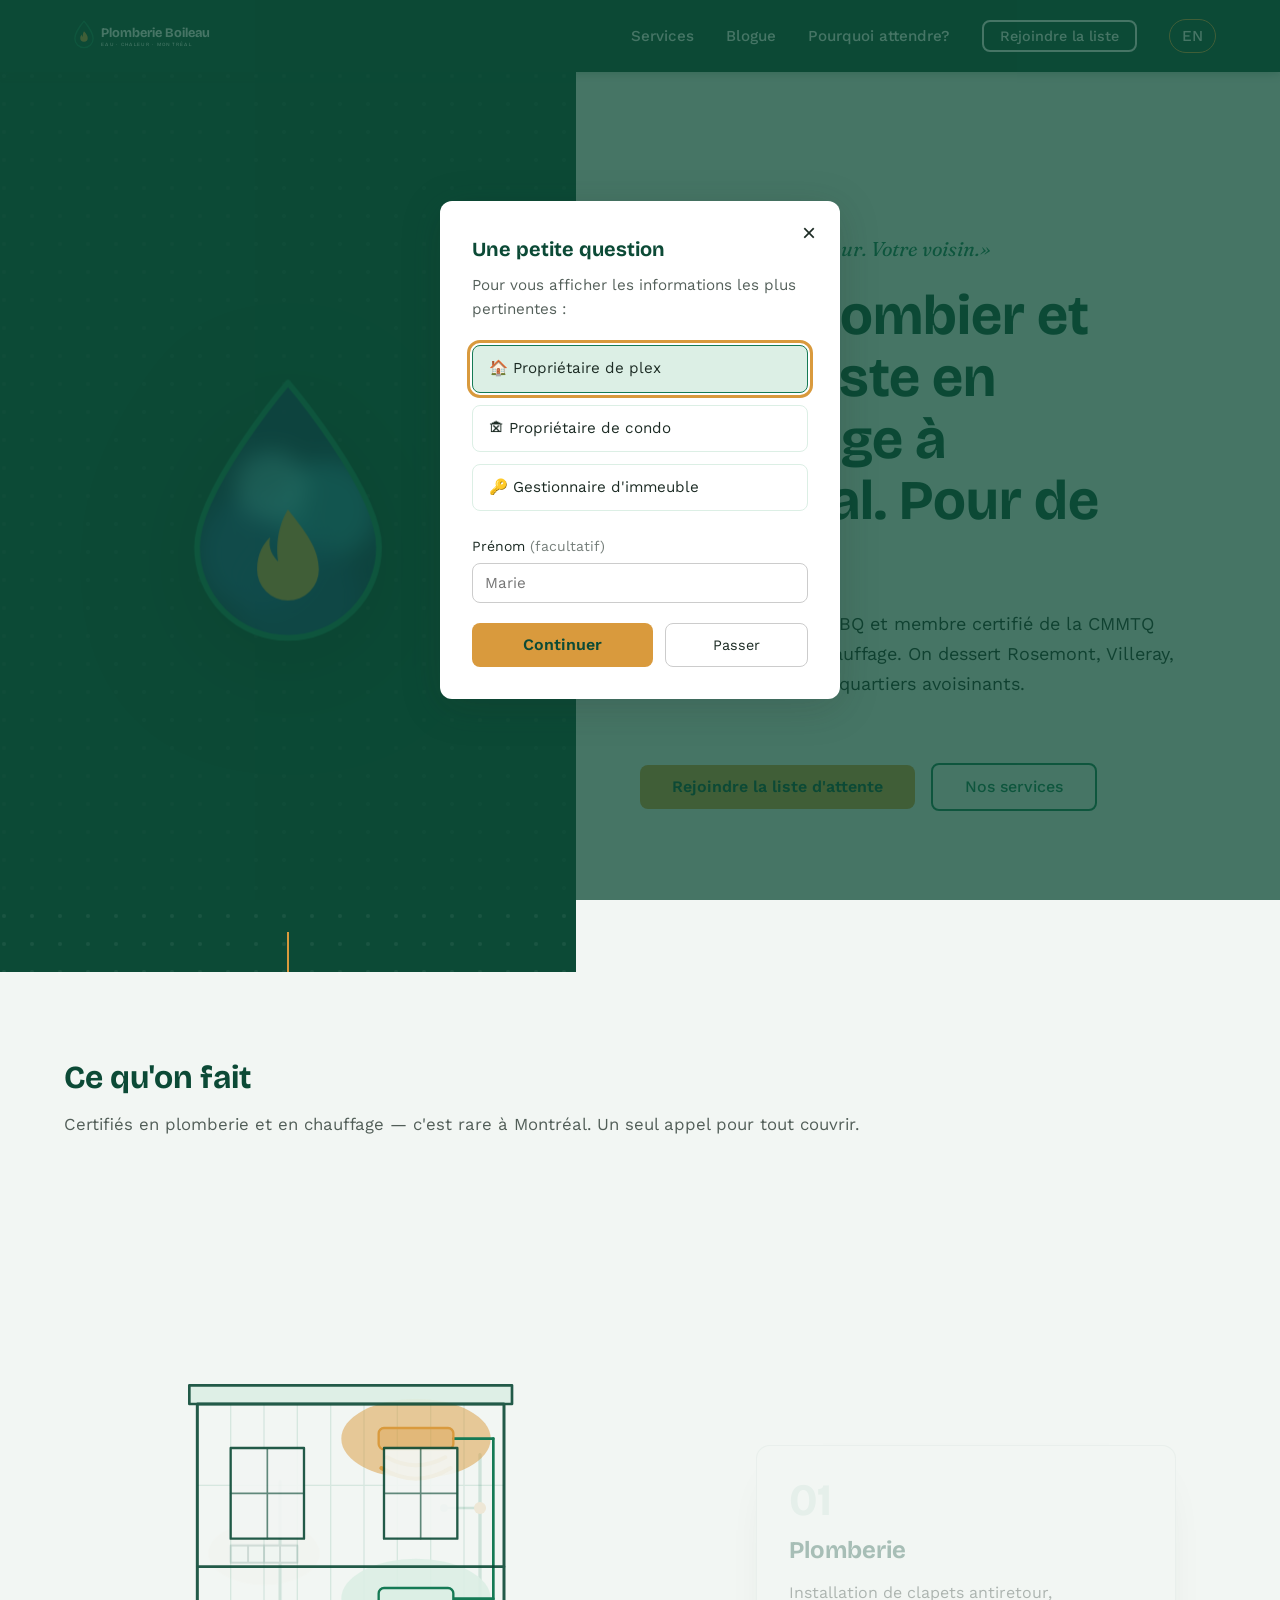
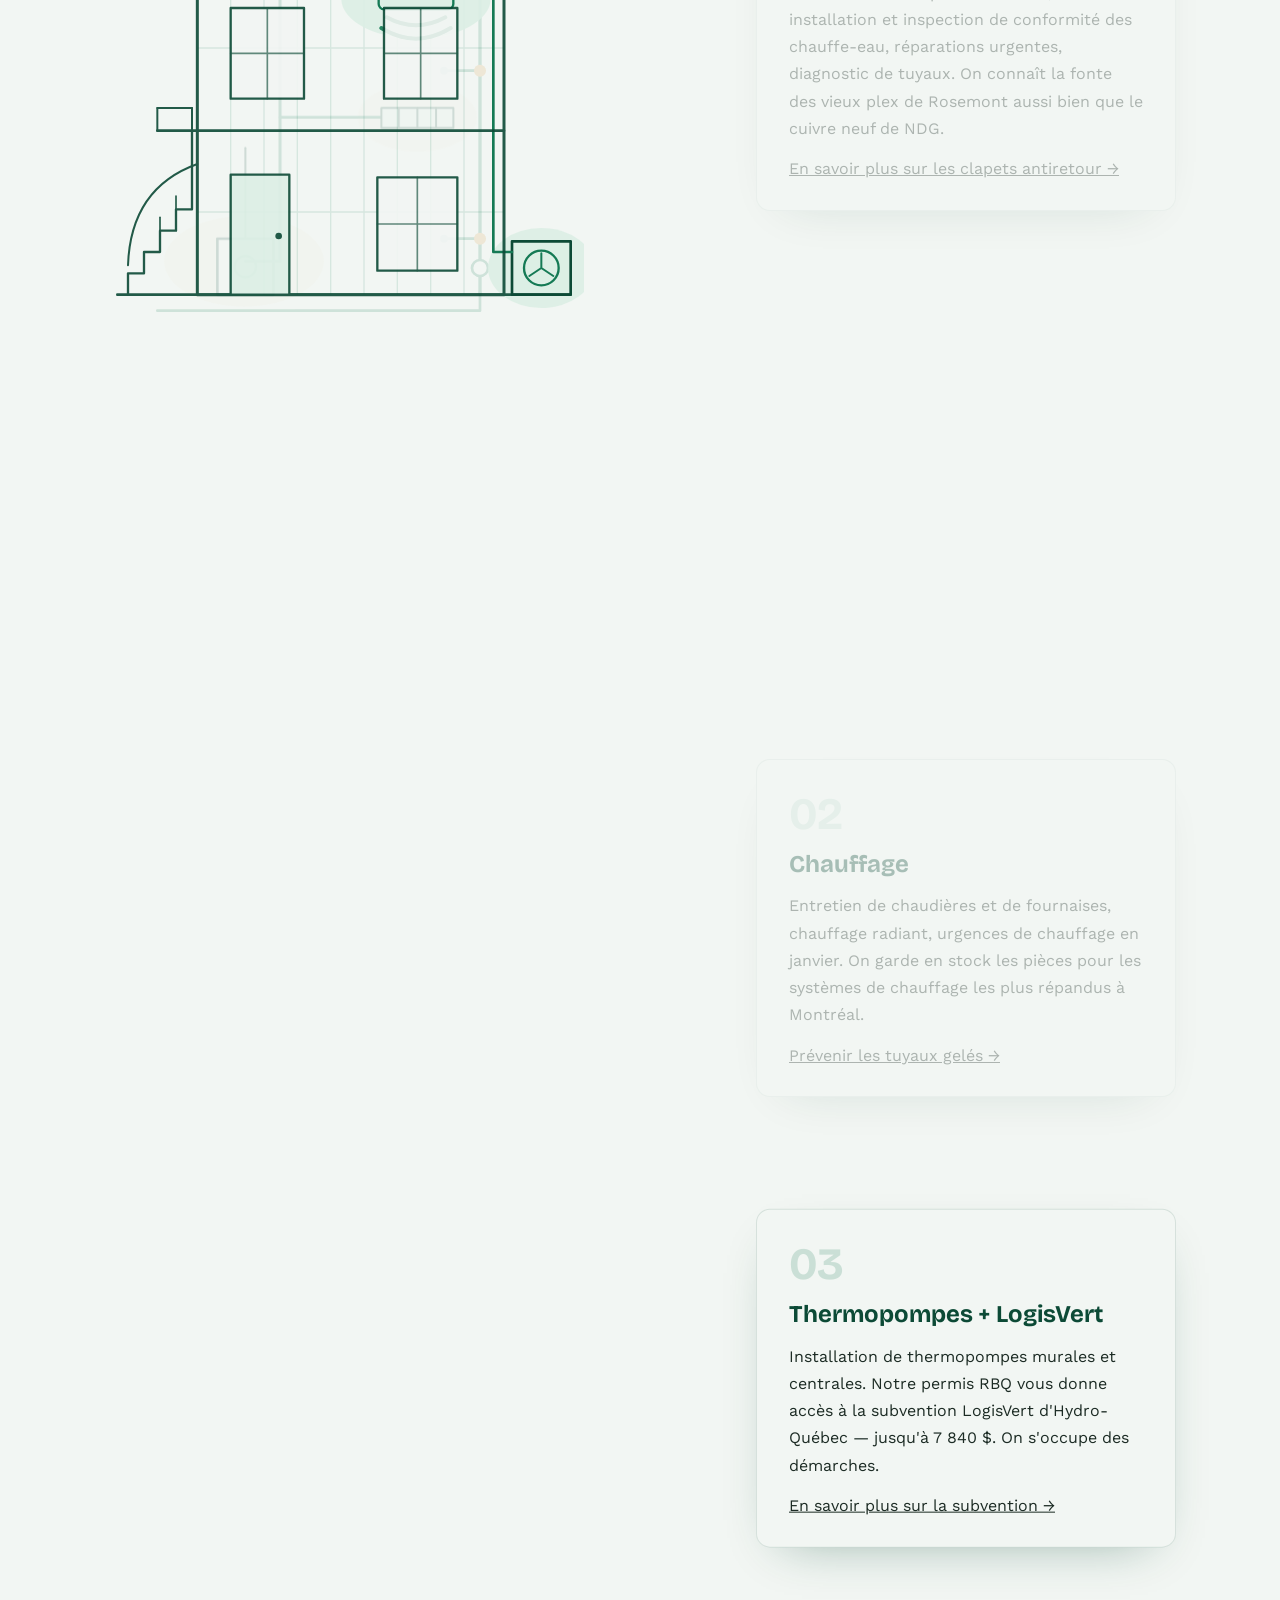
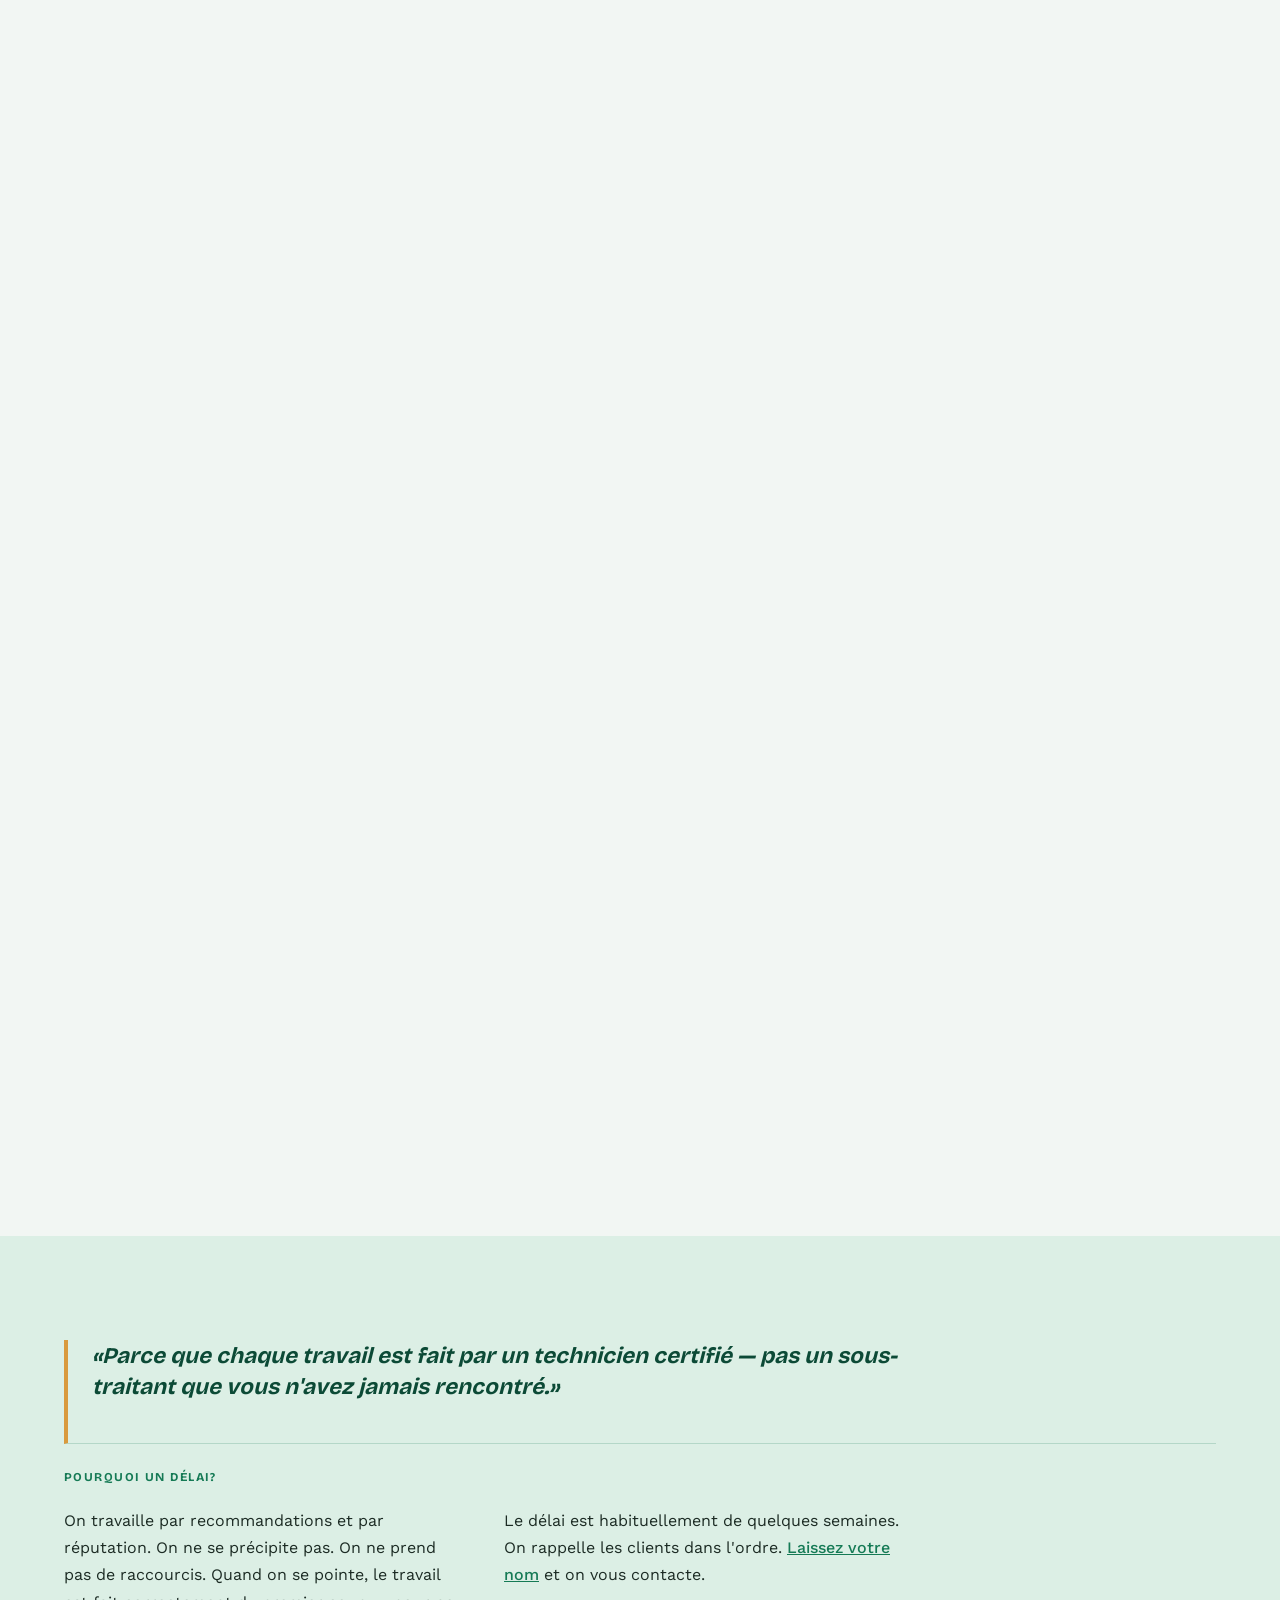
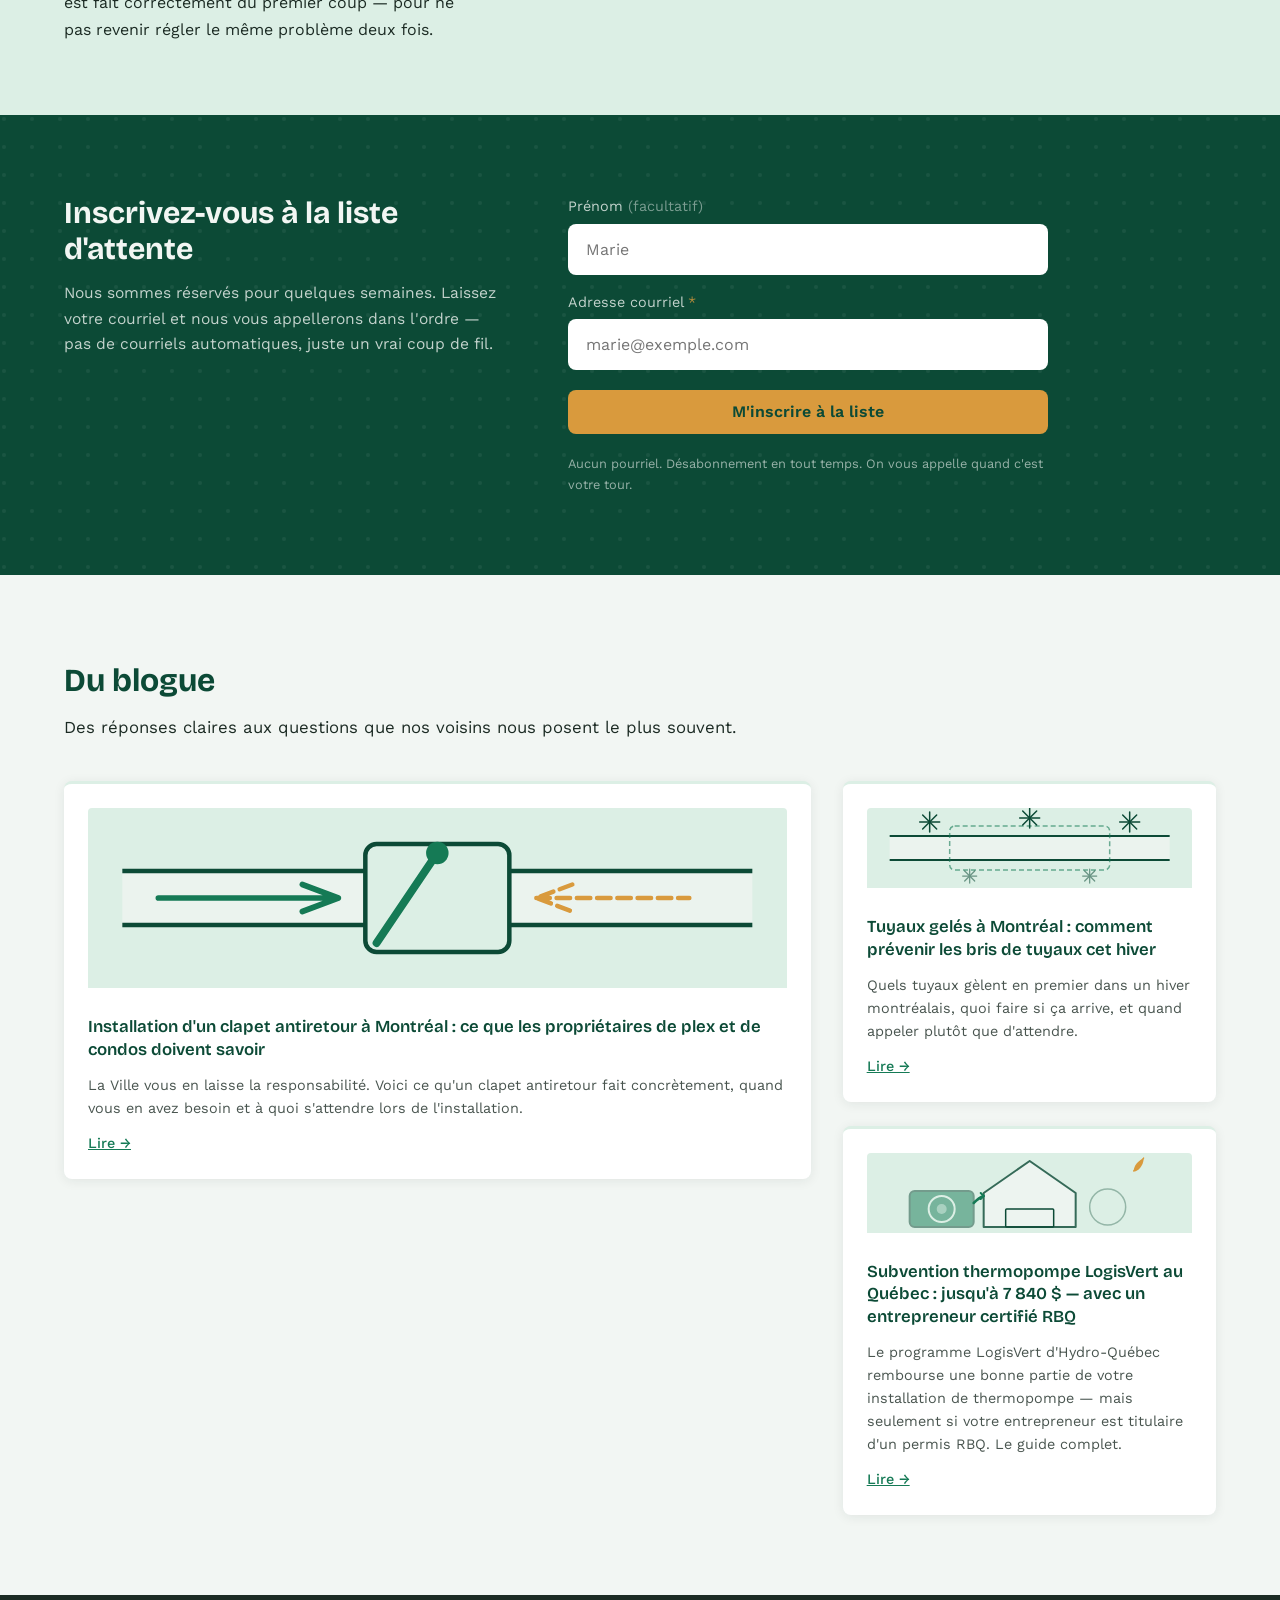
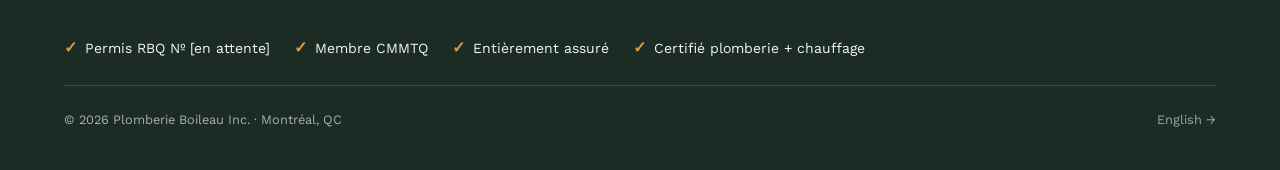
<file: index.html>
<!DOCTYPE html>
<html lang="fr">
<head>
  <meta charset="UTF-8">
  <meta name="viewport" content="width=device-width, initial-scale=1.0">
  <title>Plomberie Boileau | Plombier et spécialiste CVC à Montréal</title>
  <meta name="description" content="Plombier et spécialiste en chauffage à Montréal. Permis RBQ, membre CMMTQ. Clapets antiretour, chauffe-eau, thermopompes LogisVert — jusqu'à 7 840 $.">
  <link rel="canonical" href="https://plomberieboileau.ca/">

  <!-- Open Graph -->
  <meta property="og:title" content="Plomberie Boileau | Plombier et spécialiste CVC à Montréal">
  <meta property="og:description" content="Plombier et spécialiste en chauffage certifié à Montréal. Clapets antiretour, chauffe-eau, thermopompes avec subventions LogisVert jusqu'à 7 840 $.">
  <meta property="og:locale" content="fr_CA">
  <meta property="og:type" content="website">
  <meta property="og:url" content="https://plomberieboileau.ca/">

  <!-- hreflang -->
  <link rel="alternate" hreflang="fr" href="https://plomberieboileau.ca/">
  <link rel="alternate" hreflang="en" href="https://plomberieboileau.ca/en/">

  <!-- Fonts -->
  <link rel="preconnect" href="https://fonts.googleapis.com">
  <link rel="preconnect" href="https://fonts.gstatic.com" crossorigin>

  <link rel="stylesheet" href="css/main.css">

  <!-- JSON-LD LocalBusiness -->
  <script type="application/ld+json">
  {
    "@context": "https://schema.org",
    "@type": "Plumber",
    "name": "Plomberie Boileau Inc.",
    "description": "Plombier et spécialiste en chauffage et climatisation à Montréal, titulaire d'un permis RBQ et membre de la CMMTQ. Nous desservons les propriétaires de plex, de condos et les gestionnaires d'immeuble à Montréal.",
    "url": "https://plomberieboileau.ca",
    "telephone": "[placeholder]",
    "email": "[placeholder]",
    "address": {
      "@type": "PostalAddress",
      "addressLocality": "Montréal",
      "addressRegion": "QC",
      "addressCountry": "CA"
    },
    "areaServed": {"@type": "City", "name": "Montréal"},
    "hasCredential": ["Permis RBQ [en attente]", "Membre CMMTQ"],
    "knowsAbout": ["Plumbing", "HVAC", "Heat Pumps", "Backwater Valves", "Water Heaters", "LogisVert Rebates"]
  }
  </script>
</head>
<body>

<!-- ============================================================
     NAVIGATION
     ============================================================ -->
<nav class="site-nav" role="navigation" aria-label="Navigation principale">
  <div class="nav-inner container">

    <a href="/" class="nav-logo" aria-label="Plomberie Boileau — accueil">
      <svg xmlns="http://www.w3.org/2000/svg" viewBox="0 0 640 140" height="40" role="img" aria-labelledby="nav-logo-title">
        <title id="nav-logo-title">Plomberie Boileau — logo horizontal</title>
        <style>
          @import url('https://fonts.googleapis.com/css2?family=Bricolage+Grotesque:wght@500;600;700&amp;display=swap');
          .wm { font-family:'Bricolage Grotesque','Avenir Next','Helvetica Neue',Arial,sans-serif; }
        </style>
        <g>
          <path d="M70 18 C70 18 38 55 38 79 a32 32 0 0 0 64 0 C102 55 70 18 70 18 Z"
                fill="none" stroke="#157A55" stroke-width="4.5" stroke-linejoin="round"/>
          <path class="logo-flame" d="M70 53 c8 9 13 15 13 24 a13 13 0 0 1 -26 0 c0 -6 3 -9 6 -12 c-1 4 1 7 3 8 c-1.5 -7 1 -14 4 -20 Z"
                fill="#D99A3D"/>
        </g>
        <text x="128" y="72" class="wm" font-weight="700" font-size="46" fill="#F2F6F3">Plomberie Boileau</text>
        <text x="130" y="104" class="wm" font-weight="500" font-size="17" letter-spacing="4.5" fill="#DCEFE5">EAU · CHALEUR · MONTRÉAL</text>
      </svg>
    </a>

    <button class="hamburger" aria-label="Ouvrir le menu" aria-expanded="false">
      <span></span><span></span><span></span>
    </button>

    <ul class="nav-links" role="list">
      <li><a href="#services">Services</a></li>
      <li><a href="/blogue/">Blogue</a></li>
      <li><a href="#why-wait">Pourquoi attendre?</a></li>
      <li><a href="#waitlist" class="btn-outline" style="padding:0.4rem 1rem;font-size:0.9rem;">Rejoindre la liste</a></li>
      <li><a href="/en/" id="lang-en" class="lang-toggle" aria-label="Switch to English">EN</a></li>
    </ul>

  </div>
</nav>

<!-- ============================================================
     HERO
     ============================================================ -->
<section id="hero" class="hero-split" aria-labelledby="hero-headline">
  <div class="hero-panel-mark" aria-hidden="true">
    <svg class="hero-drop-flame" viewBox="0 0 160 200" xmlns="http://www.w3.org/2000/svg">
      <defs>
        <clipPath id="hero-drop-clip-fr">
          <path d="M80 14 C80 14 24 80 24 115 a56 56 0 0 0 112 0 C136 80 80 14 80 14 Z"/>
        </clipPath>
      </defs>
      <!-- Living water: translucent blues drift & mix, clipped inside the drop -->
      <g class="hdm-water" clip-path="url(#hero-drop-clip-fr)">
        <rect class="hdm-water-base" x="18" y="8" width="124" height="172" fill="#15315e"/>
        <g class="hdm-blobs">
          <circle class="hdm-blob hdm-blob-1" cx="62"  cy="118" r="36" fill="#2766a8"/>
          <circle class="hdm-blob hdm-blob-2" cx="104" cy="92"  r="30" fill="#36a8c9"/>
          <circle class="hdm-blob hdm-blob-3" cx="86"  cy="146" r="38" fill="#1d4e89"/>
          <circle class="hdm-blob hdm-blob-4" cx="70"  cy="78"  r="22" fill="#6fd0e6"/>
        </g>
      </g>
      <path class="hdm-flame"
            d="M80 92 c11 14 19 24 19 37 a19 19 0 0 1-38 0 c0-10 4-16 8-20 c-1.5 7 2 12 5 15 c-2-13 1.5-25 6-32 Z"
            fill="#D99A3D" clip-path="url(#hero-drop-clip-fr)"/>
      <path class="hdm-outline"
            d="M80 14 C80 14 24 80 24 115 a56 56 0 0 0 112 0 C136 80 80 14 80 14 Z"
            fill="none" stroke="#157A55" stroke-width="3.5"
            stroke-linecap="round" stroke-linejoin="round"/>
    </svg>
  </div>
  <div class="hero-panel-copy">
    <div class="hero-copy-inner">
      <p class="hero-tagline">«Votre eau. Votre chaleur. Votre voisin.»</p>
      <h1 class="hero-headline" id="hero-headline">Votre plombier et spécialiste en chauffage à Montréal. Pour de vrai.</h1>
      <p class="hero-sub">Titulaire d'un permis RBQ et membre certifié de la CMMTQ en plomberie et en chauffage. On dessert Rosemont, Villeray, le Plateau, NDG et les quartiers avoisinants.</p>
      <div id="personalized-greeting" aria-live="polite" style="opacity:0;"></div>
      <div class="hero-cta-group">
        <a href="#waitlist" class="btn-primary">Rejoindre la liste d'attente</a>
        <a href="#services" class="btn-outline--on-light">Nos services</a>
      </div>
    </div>
  </div>
</section>

<!-- ============================================================
     SERVICES
     ============================================================ -->
<section id="services" class="services-scrolly" aria-labelledby="services-title" data-active-stage="plumbing">
  <div class="container services-hdr reveal">
    <h2 class="section-title" id="services-title">Ce qu'on fait</h2>
    <p class="section-lead">Certifiés en plomberie et en chauffage — c'est rare à Montréal. Un seul appel pour tout couvrir.</p>
  </div>

  <div class="scrolly-wrap">

    <!-- Pinned plex blueprint — decorative; real content is in the panels below -->
    <div class="scrolly-graphic" aria-hidden="true">
      <div class="blueprint">
        <svg viewBox="0 0 360 480" fill="none" xmlns="http://www.w3.org/2000/svg">

          <!-- Framing / studs (faint, always) -->
          <g class="bp-layer bp-framing" stroke="#157A55" stroke-width="1">
            <line x1="95"  y1="72" x2="95"  y2="440"/>
            <line x1="120" y1="72" x2="120" y2="440"/>
            <line x1="145" y1="72" x2="145" y2="440"/>
            <line x1="170" y1="72" x2="170" y2="440"/>
            <line x1="195" y1="72" x2="195" y2="440"/>
            <line x1="220" y1="72" x2="220" y2="440"/>
            <line x1="245" y1="72" x2="245" y2="440"/>
            <line x1="270" y1="72" x2="270" y2="440"/>
            <line x1="70" y1="133" x2="300" y2="133"/>
            <line x1="70" y1="255" x2="300" y2="255"/>
            <line x1="70" y1="378" x2="300" y2="378"/>
          </g>

          <!-- PLUMBING: supply/drain stack + brass valve nodes -->
          <g class="bp-layer bp-system bp-plumbing" stroke-linecap="round" stroke-linejoin="round">
            <polyline class="bp-pipe" points="282,438 282,452 40,452" stroke="#157A55" stroke-width="2" fill="none"/>
            <line class="bp-pipe" x1="282" y1="110" x2="282" y2="440" stroke="#157A55" stroke-width="2.5"/>
            <line class="bp-pipe" x1="282" y1="150" x2="255" y2="150" stroke="#157A55" stroke-width="2"/>
            <line class="bp-pipe" x1="282" y1="272" x2="255" y2="272" stroke="#157A55" stroke-width="2"/>
            <line class="bp-pipe" x1="282" y1="398" x2="255" y2="398" stroke="#157A55" stroke-width="2"/>
            <circle cx="255" cy="150" r="3" fill="#157A55"/>
            <circle cx="255" cy="272" r="3" fill="#157A55"/>
            <circle cx="255" cy="398" r="3" fill="#157A55"/>
            <circle cx="282" cy="420" r="6" fill="#F2F6F3" stroke="#157A55" stroke-width="2"/>
            <!-- brass valve nodes only -->
            <circle class="bp-node" cx="282" cy="150" r="4.5" fill="#D99A3D"/>
            <circle class="bp-node" cx="282" cy="272" r="4.5" fill="#D99A3D"/>
            <circle class="bp-node" cx="282" cy="398" r="4.5" fill="#D99A3D"/>
          </g>

          <!-- HEATING: boiler, risers, radiators + soft warm glow -->
          <g class="bp-layer bp-system bp-heating" stroke-linecap="round" stroke-linejoin="round">
            <ellipse class="bp-warm-glow" cx="105" cy="415" rx="60" ry="34" fill="#D99A3D" opacity="0.10"/>
            <ellipse class="bp-warm-glow" cx="235" cy="307" rx="45" ry="26" fill="#D99A3D" opacity="0.08"/>
            <ellipse class="bp-warm-glow" cx="120" cy="184" rx="42" ry="24" fill="#D99A3D" opacity="0.08"/>
            <!-- boiler -->
            <rect x="85" y="398" width="42" height="42" fill="#F2F6F3" stroke="#0C4A36" stroke-width="2"/>
            <circle cx="106" cy="419" r="8" fill="none" stroke="#157A55" stroke-width="1.75"/>
            <line class="bp-heat-flow" x1="106" y1="398" x2="106" y2="330" stroke="#0C4A36" stroke-width="1.5"/>
            <!-- supply riser + branches -->
            <line class="bp-heat-flow" x1="132" y1="415" x2="132" y2="130" stroke="#157A55" stroke-width="2.25"/>
            <line class="bp-heat-flow" x1="106" y1="415" x2="132" y2="415" stroke="#157A55" stroke-width="2"/>
            <line class="bp-heat-flow" x1="132" y1="307" x2="210" y2="307" stroke="#157A55" stroke-width="2"/>
            <line class="bp-heat-flow" x1="132" y1="184" x2="120" y2="184" stroke="#157A55" stroke-width="2"/>
            <!-- radiators (ribbed) -->
            <g class="bp-radiator" stroke="#0C4A36" stroke-width="1.5">
              <rect x="208" y="300" width="54" height="15" fill="#DCEFE5"/>
              <line x1="221" y1="300" x2="221" y2="315"/>
              <line x1="235" y1="300" x2="235" y2="315"/>
              <line x1="249" y1="300" x2="249" y2="315"/>
              <rect x="95" y="178" width="50" height="13" fill="#DCEFE5"/>
              <line x1="108" y1="178" x2="108" y2="191"/>
              <line x1="120" y1="178" x2="120" y2="191"/>
              <line x1="132" y1="178" x2="132" y2="191"/>
            </g>
          </g>

          <!-- HEAT PUMPS: outdoor unit, indoor heads, dual warm+cool airflow -->
          <g class="bp-layer bp-system bp-heatpump" stroke-linecap="round" stroke-linejoin="round">
            <!-- mint cooling glows + brass warm glow (faint until active) -->
            <ellipse class="bp-cool-glow" cx="234" cy="218" rx="56" ry="30" fill="#DCEFE5" opacity="0.14"/>
            <ellipse class="bp-cool-glow" cx="328" cy="420" rx="40" ry="30" fill="#DCEFE5" opacity="0.14"/>
            <ellipse class="bp-warm-glow" cx="234" cy="98"  rx="56" ry="30" fill="#D99A3D" opacity="0.10"/>
            <!-- outdoor condenser (cooling unit) -->
            <rect class="bp-hp-unit" x="306" y="400" width="44" height="40" fill="#F2F6F3" stroke="#0C4A36" stroke-width="2"/>
            <circle cx="328" cy="420" r="13" fill="none" stroke="#157A55" stroke-width="1.75"/>
            <path d="M328 420 L328 409 M328 420 L337 426 M328 420 L319 426" stroke="#157A55" stroke-width="1.5"/>
            <!-- line set -->
            <polyline points="306,408 292,408 292,98" stroke="#157A55" stroke-width="2" fill="none"/>
            <line x1="292" y1="218" x2="262" y2="218" stroke="#157A55" stroke-width="2"/>
            <line x1="292" y1="98"  x2="262" y2="98"  stroke="#157A55" stroke-width="2"/>
            <!-- indoor wall heads: lower = cooling (mint), upper = heating (brass) -->
            <rect class="bp-head-cool" x="206" y="210" width="56" height="16" rx="4" fill="#F2F6F3" stroke="#0C4A36" stroke-width="1.75"/>
            <rect class="bp-head-warm" x="206" y="90"  width="56" height="16" rx="4" fill="#F2F6F3" stroke="#0C4A36" stroke-width="1.75"/>
            <!-- airflow arcs: brass (warm) up top, cool below → "does both" -->
            <g stroke="#157A55" stroke-width="1.4" fill="none" opacity="0.9">
              <path class="bp-air-cool" d="M212 232 Q234 244 256 232"/>
              <path class="bp-air-cool" d="M208 240 Q234 256 260 240"/>
              <path class="bp-air-warm" d="M212 112 Q234 124 256 112"/>
              <path class="bp-air-warm" d="M208 120 Q234 136 260 120"/>
            </g>
          </g>

          <!-- STRUCTURE: the plex shell, drawn on top so the outline stays crisp -->
          <g class="bp-layer bp-structure" stroke="#0C4A36" stroke-linecap="round" stroke-linejoin="round" fill="none">
            <line x1="10" y1="440" x2="350" y2="440" stroke-width="2"/>
            <!-- cornice + facade -->
            <rect x="64" y="58" width="242" height="14" fill="#DCEFE5" stroke-width="2"/>
            <rect x="70" y="72" width="230" height="368" stroke-width="2.25"/>
            <line x1="70" y1="194" x2="300" y2="194" stroke-width="2"/>
            <line x1="70" y1="317" x2="300" y2="317" stroke-width="2"/>
            <!-- windows (3rd / 2nd floors) -->
            <g fill="#F2F6F3" stroke-width="1.75">
              <rect x="95"  y="105" width="55" height="68"/>
              <rect x="210" y="105" width="55" height="68"/>
              <rect x="95"  y="225" width="55" height="68"/>
              <rect x="210" y="225" width="55" height="68"/>
              <rect x="205" y="352" width="60" height="70"/>
            </g>
            <g stroke-width="1.25" opacity="0.7">
              <line x1="122.5" y1="105" x2="122.5" y2="173"/><line x1="95" y1="139" x2="150" y2="139"/>
              <line x1="237.5" y1="105" x2="237.5" y2="173"/><line x1="210" y1="139" x2="265" y2="139"/>
              <line x1="122.5" y1="225" x2="122.5" y2="293"/><line x1="95" y1="259" x2="150" y2="259"/>
              <line x1="237.5" y1="225" x2="237.5" y2="293"/><line x1="210" y1="259" x2="265" y2="259"/>
              <line x1="235" y1="352" x2="235" y2="422"/><line x1="205" y1="387" x2="265" y2="387"/>
            </g>
            <!-- ground-floor door -->
            <rect x="95" y="350" width="44" height="90" fill="#DCEFE5" stroke-width="1.75"/>
            <circle cx="131" cy="396" r="2.5" fill="#0C4A36" stroke="none"/>
            <!-- exterior staircase to 2nd-floor landing (Montreal escalier) -->
            <g stroke-width="1.75">
              <polyline points="18,440 18,424 30,424 30,408 42,408 42,392 54,392 54,376 66,376 66,317"/>
              <line x1="40" y1="317" x2="70" y2="317" stroke-width="2"/>
              <path d="M18 418 Q20 360 70 342" stroke-width="1.5"/>
              <line x1="42" y1="396" x2="42" y2="382" stroke-width="1.25"/>
              <line x1="54" y1="380" x2="54" y2="366" stroke-width="1.25"/>
              <line x1="40" y1="317" x2="40" y2="300" stroke-width="1.5"/>
              <line x1="66" y1="317" x2="66" y2="300" stroke-width="1.5"/>
              <line x1="40" y1="300" x2="66" y2="300" stroke-width="1.5"/>
            </g>
          </g>

        </svg>
      </div>
    </div>

    <!-- Real, keyboard-accessible content — drives the stages -->
    <div class="scrolly-panels">

      <article class="scrolly-panel" data-stage="plumbing" data-service="plumbing">
        <div class="scrolly-card">
          <span class="scrolly-num" aria-hidden="true">01</span>
          <h3>Plomberie</h3>
          <p>Installation de clapets antiretour, installation et inspection de conformité des chauffe-eau, réparations urgentes, diagnostic de tuyaux. On connaît la fonte des vieux plex de Rosemont aussi bien que le cuivre neuf de NDG.</p>
          <a href="/blogue/clapet-antiretour-refoulement-egout-montreal.html" class="card-link">En savoir plus sur les clapets antiretour &#8594;</a>
        </div>
      </article>

      <article class="scrolly-panel" data-stage="heating" data-service="heating">
        <div class="scrolly-card">
          <span class="scrolly-num" aria-hidden="true">02</span>
          <h3>Chauffage</h3>
          <p>Entretien de chaudières et de fournaises, chauffage radiant, urgences de chauffage en janvier. On garde en stock les pièces pour les systèmes de chauffage les plus répandus à Montréal.</p>
          <a href="/blogue/tuyaux-geles-hiver-montreal.html" class="card-link">Prévenir les tuyaux gelés &#8594;</a>
        </div>
      </article>

      <article class="scrolly-panel" data-stage="heatpump" data-service="heatpump">
        <div class="scrolly-card">
          <span class="scrolly-num" aria-hidden="true">03</span>
          <h3>Thermopompes + LogisVert</h3>
          <p>Installation de thermopompes murales et centrales. Notre permis RBQ vous donne accès à la subvention LogisVert d'Hydro-Québec — jusqu'à 7 840 $. On s'occupe des démarches.</p>
          <a href="/blogue/rabais-thermopompe-logisvert-quebec.html" class="card-link">En savoir plus sur la subvention &#8594;</a>
        </div>
      </article>

    </div>
  </div>
</section>

<!-- ============================================================
     WHY WAIT
     ============================================================ -->
<section id="why-wait" class="why-wait-editorial" aria-labelledby="wait-title">
  <div class="container">
    <blockquote class="why-wait-pull reveal">
      <p>«Parce que chaque travail est fait par un technicien certifié — pas un sous-traitant que vous n'avez jamais rencontré.»</p>
    </blockquote>
    <div class="why-wait-body">
      <h2 class="why-wait-heading reveal" id="wait-title">Pourquoi un délai?</h2>
      <div class="why-wait-cols">
        <p class="reveal">On travaille par recommandations et par réputation. On ne se précipite pas. On ne prend pas de raccourcis. Quand on se pointe, le travail est fait correctement du premier coup — pour ne pas revenir régler le même problème deux fois.</p>
        <p class="reveal">Le délai est habituellement de quelques semaines. On rappelle les clients dans l'ordre. <a href="#waitlist" style="color:var(--spruce);font-weight:500;">Laissez votre nom</a> et on vous contacte.</p>
      </div>
    </div>
  </div>
</section>

<!-- ============================================================
     WAITLIST
     ============================================================ -->
<section id="waitlist" class="waitlist-editorial" aria-labelledby="waitlist-title">
  <div class="container">
    <div class="waitlist-split">
      <div class="waitlist-message reveal">
        <h2 id="waitlist-title">Inscrivez-vous à la liste d'attente</h2>
        <p>Nous sommes réservés pour quelques semaines. Laissez votre courriel et nous vous appellerons dans l'ordre — pas de courriels automatiques, juste un vrai coup de fil.</p>
      </div>
      <form id="waitlist-form" class="waitlist-form reveal" novalidate>
        <div>
          <label for="wl-name" style="display:block;margin-bottom:0.35rem;font-size:0.9rem;opacity:0.8;">Prénom <span style="opacity:0.6;">(facultatif)</span></label>
          <input type="text" id="wl-name" name="name" placeholder="Marie" autocomplete="given-name">
        </div>
        <div>
          <label for="wl-email" style="display:block;margin-bottom:0.35rem;font-size:0.9rem;opacity:0.8;">Adresse courriel <span aria-hidden="true" style="color:var(--brass);">*</span></label>
          <input type="email" id="wl-email" name="email" placeholder="marie@exemple.com" required autocomplete="email">
        </div>
        <button type="submit" class="btn-primary" style="width:100%;margin-top:0.25rem;">M'inscrire à la liste</button>
        <p style="font-size:0.8rem;opacity:0.6;margin-top:0.25rem;">Aucun pourriel. Désabonnement en tout temps. On vous appelle quand c'est votre tour.</p>
      </form>
    </div>
  </div>
</section>

<!-- ============================================================
     BLOG
     ============================================================ -->
<section id="blog" class="blog-editorial" aria-labelledby="blog-title">
  <div class="container">
    <h2 class="section-title reveal" id="blog-title">Du blogue</h2>
    <p class="section-lead reveal">Des réponses claires aux questions que nos voisins nous posent le plus souvent.</p>
    <div class="blog-asymmetric">

      <article class="blog-card blog-card--feature reveal">
        <div class="blog-card-illo" aria-hidden="true">
  <svg viewBox="0 0 280 80" fill="none" xmlns="http://www.w3.org/2000/svg">
    <rect x="0" y="28" width="280" height="24" fill="#F2F6F3" opacity="0.7"/>
    <line x1="0" y1="28" x2="280" y2="28" stroke="#0C4A36" stroke-width="2"/>
    <line x1="0" y1="52" x2="280" y2="52" stroke="#0C4A36" stroke-width="2"/>
    <rect x="108" y="16" width="64" height="48" rx="5" fill="#DCEFE5" stroke="#0C4A36" stroke-width="2"/>
    <line x1="140" y1="20" x2="113" y2="60" stroke="#157A55" stroke-width="3.5" stroke-linecap="round"/>
    <circle cx="140" cy="20" r="5" fill="#157A55"/>
    <path d="M16 40 L96 40 M80 34 L96 40 L80 46" stroke="#157A55" stroke-width="2.5" stroke-linecap="round" stroke-linejoin="round" fill="none"/>
    <path d="M184 40 L252 40 M200 34 L184 40 L200 46" stroke="#D99A3D" stroke-width="2" stroke-dasharray="6 3" stroke-linecap="round" stroke-linejoin="round" fill="none"/>
  </svg>
</div>
        <h3><a href="/blogue/clapet-antiretour-refoulement-egout-montreal.html">Installation d'un clapet antiretour à Montréal : ce que les propriétaires de plex et de condos doivent savoir</a></h3>
        <p>La Ville vous en laisse la responsabilité. Voici ce qu'un clapet antiretour fait concrètement, quand vous en avez besoin et à quoi s'attendre lors de l'installation.</p>
        <a href="/blogue/clapet-antiretour-refoulement-egout-montreal.html" style="color:var(--spruce);font-weight:500;font-size:0.9rem;">Lire &#8594;</a>
      </article>

      <div class="blog-secondary">

        <article class="blog-card reveal">
          <div class="blog-card-illo" aria-hidden="true">
  <svg viewBox="0 0 280 80" fill="none" xmlns="http://www.w3.org/2000/svg">
    <rect x="0" y="28" width="280" height="24" fill="#F2F6F3" opacity="0.7"/>
    <line x1="0" y1="28" x2="280" y2="28" stroke="#0C4A36" stroke-width="2"/>
    <line x1="0" y1="52" x2="280" y2="52" stroke="#0C4A36" stroke-width="2"/>
    <rect x="60" y="18" width="160" height="44" rx="5" fill="none" stroke="#157A55" stroke-width="1.5" stroke-dasharray="5 3" opacity="0.6"/>
    <g transform="translate(40,14)">
      <line x1="-10" y1="0" x2="10" y2="0" stroke="#0C4A36" stroke-width="1.5" stroke-linecap="round"/>
      <line x1="0" y1="-10" x2="0" y2="10" stroke="#0C4A36" stroke-width="1.5" stroke-linecap="round"/>
      <line x1="-7" y1="-7" x2="7" y2="7" stroke="#0C4A36" stroke-width="1.5" stroke-linecap="round"/>
      <line x1="7" y1="-7" x2="-7" y2="7" stroke="#0C4A36" stroke-width="1.5" stroke-linecap="round"/>
    </g>
    <g transform="translate(140,10)">
      <line x1="-10" y1="0" x2="10" y2="0" stroke="#0C4A36" stroke-width="1.5" stroke-linecap="round"/>
      <line x1="0" y1="-10" x2="0" y2="10" stroke="#0C4A36" stroke-width="1.5" stroke-linecap="round"/>
      <line x1="-7" y1="-7" x2="7" y2="7" stroke="#0C4A36" stroke-width="1.5" stroke-linecap="round"/>
      <line x1="7" y1="-7" x2="-7" y2="7" stroke="#0C4A36" stroke-width="1.5" stroke-linecap="round"/>
    </g>
    <g transform="translate(240,14)">
      <line x1="-10" y1="0" x2="10" y2="0" stroke="#0C4A36" stroke-width="1.5" stroke-linecap="round"/>
      <line x1="0" y1="-10" x2="0" y2="10" stroke="#0C4A36" stroke-width="1.5" stroke-linecap="round"/>
      <line x1="-7" y1="-7" x2="7" y2="7" stroke="#0C4A36" stroke-width="1.5" stroke-linecap="round"/>
      <line x1="7" y1="-7" x2="-7" y2="7" stroke="#0C4A36" stroke-width="1.5" stroke-linecap="round"/>
    </g>
    <g transform="translate(80,68)" opacity="0.55">
      <line x1="-7" y1="0" x2="7" y2="0" stroke="#0C4A36" stroke-width="1.25" stroke-linecap="round"/>
      <line x1="0" y1="-7" x2="0" y2="7" stroke="#0C4A36" stroke-width="1.25" stroke-linecap="round"/>
      <line x1="-5" y1="-5" x2="5" y2="5" stroke="#0C4A36" stroke-width="1.25" stroke-linecap="round"/>
      <line x1="5" y1="-5" x2="-5" y2="5" stroke="#0C4A36" stroke-width="1.25" stroke-linecap="round"/>
    </g>
    <g transform="translate(200,68)" opacity="0.55">
      <line x1="-7" y1="0" x2="7" y2="0" stroke="#0C4A36" stroke-width="1.25" stroke-linecap="round"/>
      <line x1="0" y1="-7" x2="0" y2="7" stroke="#0C4A36" stroke-width="1.25" stroke-linecap="round"/>
      <line x1="-5" y1="-5" x2="5" y2="5" stroke="#0C4A36" stroke-width="1.25" stroke-linecap="round"/>
      <line x1="5" y1="-5" x2="-5" y2="5" stroke="#0C4A36" stroke-width="1.25" stroke-linecap="round"/>
    </g>
  </svg>
</div>
          <h3><a href="/blogue/tuyaux-geles-hiver-montreal.html">Tuyaux gelés à Montréal : comment prévenir les bris de tuyaux cet hiver</a></h3>
          <p>Quels tuyaux gèlent en premier dans un hiver montréalais, quoi faire si ça arrive, et quand appeler plutôt que d'attendre.</p>
          <a href="/blogue/tuyaux-geles-hiver-montreal.html" style="color:var(--spruce);font-weight:500;font-size:0.9rem;">Lire &#8594;</a>
        </article>

        <article class="blog-card reveal">
          <div class="blog-card-illo" aria-hidden="true">
  <svg viewBox="0 0 280 80" fill="none" xmlns="http://www.w3.org/2000/svg">
    <polygon points="140,8 186,40 186,74 94,74 94,40" fill="#F2F6F3" opacity="0.8" stroke="#0C4A36" stroke-width="2" stroke-linejoin="round"/>
    <rect x="116" y="56" width="48" height="18" rx="1" fill="none" stroke="#0C4A36" stroke-width="1.5"/>
    <rect x="20" y="38" width="64" height="36" rx="5" fill="#157A55" opacity="0.5" stroke="#0C4A36" stroke-width="2"/>
    <circle cx="52" cy="56" r="13" stroke="#DCEFE5" stroke-width="2" fill="none"/>
    <circle cx="52" cy="56" r="5" fill="#DCEFE5" opacity="0.5"/>
    <path d="M84 50 C88 46 91 44 94 43" stroke="#157A55" stroke-width="2.5" stroke-linecap="round" fill="none"/>
    <path d="M91 40 L94 43 L91 46" stroke="#157A55" stroke-width="2" stroke-linecap="round" stroke-linejoin="round" fill="none"/>
    <path d="M244 18 C244 10 254 5 254 5 C254 15 245 20 244 18 Z" fill="#D99A3D"/>
    <line x1="244" y1="18" x2="254" y2="5" stroke="#D99A3D" stroke-width="1.25" stroke-linecap="round"/>
    <circle cx="218" cy="54" r="18" fill="none" stroke="#0C4A36" stroke-width="1.5" opacity="0.35"/>
  </svg>
</div>
          <h3><a href="/blogue/rabais-thermopompe-logisvert-quebec.html">Subvention thermopompe LogisVert au Québec : jusqu'à 7 840 $ — avec un entrepreneur certifié RBQ</a></h3>
          <p>Le programme LogisVert d'Hydro-Québec rembourse une bonne partie de votre installation de thermopompe — mais seulement si votre entrepreneur est titulaire d'un permis RBQ. Le guide complet.</p>
          <a href="/blogue/rabais-thermopompe-logisvert-quebec.html" style="color:var(--spruce);font-weight:500;font-size:0.9rem;">Lire &#8594;</a>
        </article>

      </div>
    </div>
  </div>
</section>

<!-- ============================================================
     FOOTER
     ============================================================ -->
<footer role="contentinfo">
  <div class="container">

    <div class="trust-bar" role="list" aria-label="Signaux de confiance">
      <span class="trust-item" role="listitem">Permis RBQ &#8470;&nbsp;[en attente]</span>
      <span class="trust-item" role="listitem">Membre CMMTQ</span>
      <span class="trust-item" role="listitem">Entièrement assuré</span>
      <span class="trust-item" role="listitem">Certifié plomberie + chauffage</span>
    </div>

    <div class="footer-bottom">
      <span>&#169; 2026 Plomberie Boileau Inc. &middot; Montr&eacute;al, QC</span>
      <a href="/en/" id="lang-en-footer" aria-label="English version">English &#8594;</a>
    </div>

  </div>
</footer>

<!-- ============================================================
     MODAL DE PERSONNALISATION
     ============================================================ -->
<div id="visit-modal"
     role="dialog"
     aria-modal="true"
     aria-labelledby="modal-title"
     aria-hidden="true"
     style="display:none;">

  <div class="modal-card">

    <button class="modal-close" aria-label="Fermer">&times;</button>

    <h2 id="modal-title">Une petite question</h2>
    <p style="font-size:0.95rem;color:var(--ink);opacity:0.75;margin-bottom:0.25rem;">Pour vous afficher les informations les plus pertinentes :</p>

    <div class="modal-choices" role="group" aria-label="Type de visiteur">
      <button class="choice-btn" data-type="plex">&#127968; Propriétaire de plex</button>
      <button class="choice-btn" data-type="condo">&#127962; Propriétaire de condo</button>
      <button class="choice-btn" data-type="commercial">&#128273; Gestionnaire d'immeuble</button>
    </div>

    <div id="name-field-wrap">
      <label for="visitor-name" style="display:block;font-size:0.875rem;margin-bottom:0.35rem;color:var(--ink);">Prénom <span style="opacity:0.6;">(facultatif)</span></label>
      <input type="text" id="visitor-name" placeholder="Marie"
             style="width:100%;padding:0.625rem 0.75rem;border:1px solid #ccc;border-radius:8px;font-size:0.95rem;box-sizing:border-box;font-family:var(--font-body);">
    </div>

    <div style="display:flex;gap:0.75rem;margin-top:1.25rem;">
      <button id="modal-confirm" class="btn-primary" style="flex:1;">Continuer</button>
      <button id="modal-skip" style="flex:1;background:none;border:1px solid #ccc;border-radius:8px;padding:0.75rem;cursor:pointer;font-size:0.9rem;color:var(--ink);font-family:var(--font-body);">Passer</button>
    </div>

  </div>
</div>

<script>
window.BOILEAU_LANG = 'fr';
window.BOILEAU_GREETINGS_FR = {
  plex: 'Bienvenue{name} — voici ce que demandent souvent les propriétaires de plex.',
  condo: 'Bienvenue{name} — voici ce que demandent souvent les propriétaires de condo.',
  commercial: "Bienvenue{name} — voici ce que demandent souvent les gestionnaires d'immeuble.",
};
</script>
<script src="js/main.js"></script>
</body>
</html>
</file>
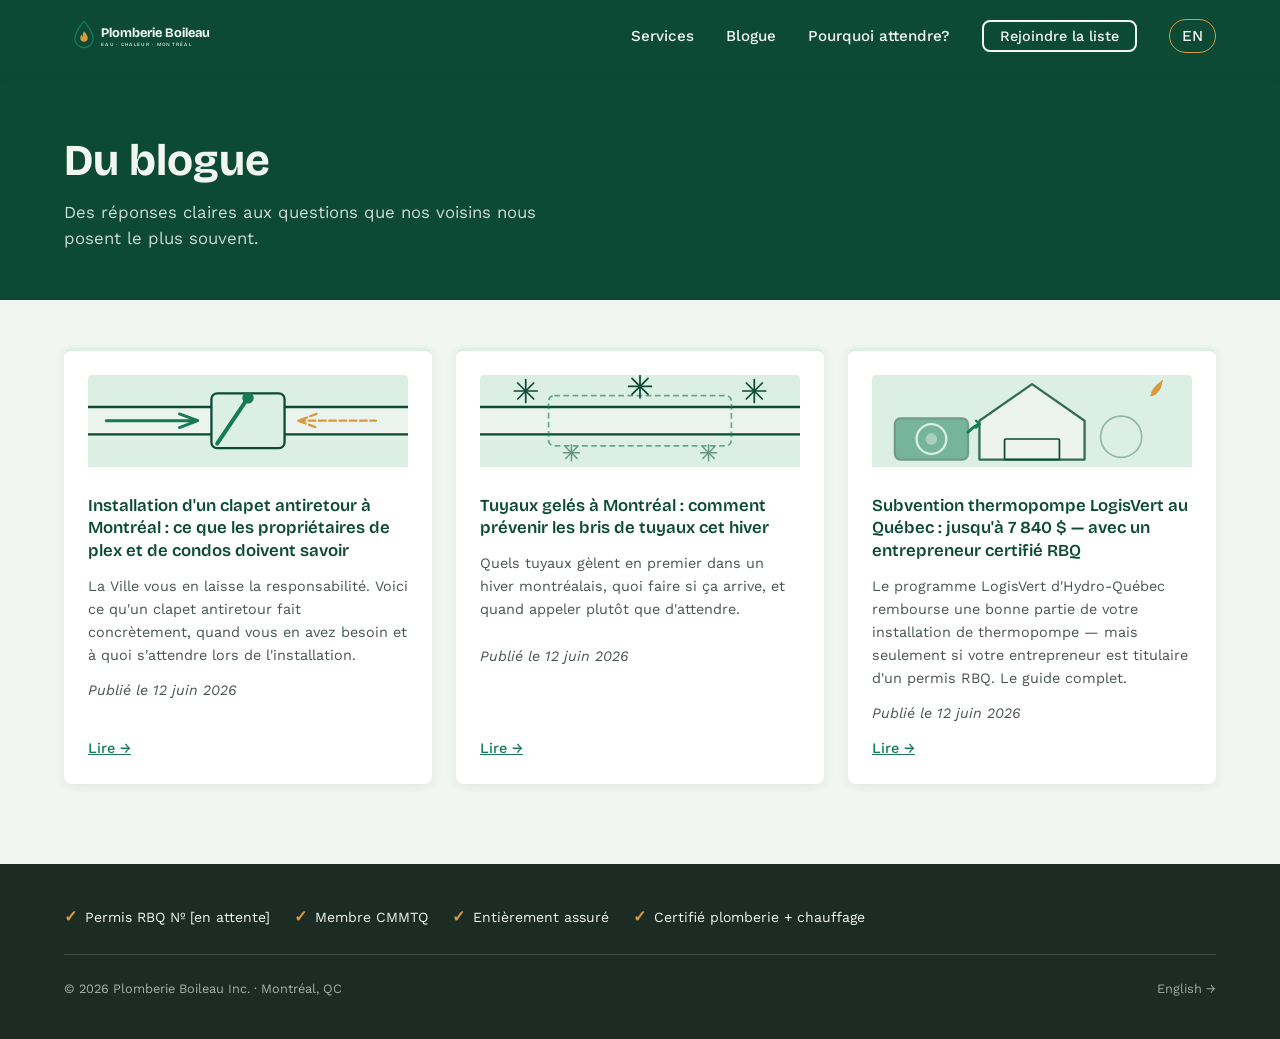
<file: blogue/index.html>
<!DOCTYPE html>
<html lang="fr">
<head>
  <meta charset="UTF-8">
  <meta name="viewport" content="width=device-width, initial-scale=1.0">
  <title>Blogue plomberie et chauffage | Plomberie Boileau Montréal</title>
  <meta name="description" content="Réponses claires aux questions sur la plomberie et le chauffage à Montréal. Clapets antiretour, tuyaux gelés, thermopompes LogisVert — par un voisin certifié.">
  <link rel="canonical" href="https://plomberieboileau.ca/blogue/">

  <!-- Open Graph -->
  <meta property="og:title" content="Blogue plomberie et chauffage | Plomberie Boileau Montréal">
  <meta property="og:description" content="Réponses claires aux questions sur la plomberie et le chauffage à Montréal. Clapets antiretour, tuyaux gelés, thermopompes LogisVert — par un voisin certifié.">
  <meta property="og:locale" content="fr_CA">
  <meta property="og:type" content="website">
  <meta property="og:url" content="https://plomberieboileau.ca/blogue/">

  <!-- hreflang -->
  <link rel="alternate" hreflang="fr" href="https://plomberieboileau.ca/blogue/">
  <link rel="alternate" hreflang="en" href="https://plomberieboileau.ca/en/blog/">

  <!-- Fonts -->
  <link rel="preconnect" href="https://fonts.googleapis.com">
  <link rel="preconnect" href="https://fonts.gstatic.com" crossorigin>

  <link rel="stylesheet" href="../css/main.css">

  <!-- JSON-LD LocalBusiness -->
  <script type="application/ld+json">
  {
    "@context": "https://schema.org",
    "@type": "Plumber",
    "name": "Plomberie Boileau Inc.",
    "description": "Plombier et spécialiste en chauffage et climatisation à Montréal, titulaire d'un permis RBQ et membre de la CMMTQ. Nous desservons les propriétaires de plex, de condos et les gestionnaires d'immeuble à Montréal.",
    "url": "https://plomberieboileau.ca",
    "telephone": "[placeholder]",
    "email": "[placeholder]",
    "address": {
      "@type": "PostalAddress",
      "addressLocality": "Montréal",
      "addressRegion": "QC",
      "addressCountry": "CA"
    },
    "areaServed": {"@type": "City", "name": "Montréal"},
    "hasCredential": ["Permis RBQ [en attente]", "Membre CMMTQ"],
    "knowsAbout": ["Plumbing", "HVAC", "Heat Pumps", "Backwater Valves", "Water Heaters", "LogisVert Rebates"]
  }
  </script>
</head>
<body>

<!-- ============================================================
     NAVIGATION
     ============================================================ -->
<nav class="site-nav" role="navigation" aria-label="Navigation principale">
  <div class="nav-inner container">

    <a href="/" class="nav-logo" aria-label="Plomberie Boileau — accueil">
      <svg xmlns="http://www.w3.org/2000/svg" viewBox="0 0 640 140" height="40" role="img" aria-labelledby="nav-logo-title-blogue">
        <title id="nav-logo-title-blogue">Plomberie Boileau — logo horizontal</title>
        <style>
          .wm { font-family:'Bricolage Grotesque','Avenir Next','Helvetica Neue',Arial,sans-serif; }
        </style>
        <g>
          <path d="M70 18 C70 18 38 55 38 79 a32 32 0 0 0 64 0 C102 55 70 18 70 18 Z"
                fill="none" stroke="#157A55" stroke-width="4.5" stroke-linejoin="round"/>
          <path d="M70 53 c8 9 13 15 13 24 a13 13 0 0 1 -26 0 c0 -6 3 -9 6 -12 c-1 4 1 7 3 8 c-1.5 -7 1 -14 4 -20 Z"
                fill="#D99A3D"/>
        </g>
        <text x="128" y="72" class="wm" font-weight="700" font-size="46" fill="#F2F6F3">Plomberie Boileau</text>
        <text x="130" y="104" class="wm" font-weight="500" font-size="17" letter-spacing="4.5" fill="#DCEFE5">EAU · CHALEUR · MONTRÉAL</text>
      </svg>
    </a>

    <button class="hamburger" aria-label="Ouvrir le menu" aria-expanded="false">
      <span></span><span></span><span></span>
    </button>

    <ul class="nav-links" role="list">
      <li><a href="/#services">Services</a></li>
      <li><a href="/blogue/" aria-current="page">Blogue</a></li>
      <li><a href="/#why-wait">Pourquoi attendre?</a></li>
      <li><a href="/#waitlist" class="btn-outline" style="padding:0.4rem 1rem;font-size:0.9rem;">Rejoindre la liste</a></li>
      <li><a href="/en/blog/" id="lang-en" class="lang-toggle" aria-label="Switch to English">EN</a></li>
    </ul>

  </div>
</nav>

<!-- ============================================================
     EN-TÊTE DU BLOGUE
     ============================================================ -->
<header class="blog-hub-header" aria-labelledby="blog-hub-title">
  <div class="container">
    <h1 id="blog-hub-title">Du blogue</h1>
    <p>Des réponses claires aux questions que nos voisins nous posent le plus souvent.</p>
  </div>
</header>

<!-- ============================================================
     LISTE DES ARTICLES
     ============================================================ -->
<main class="blog-hub-listing" id="main-content">
  <div class="container">

    <div class="blog-grid">

      <article class="blog-card reveal">
        <div class="blog-card-illo" aria-hidden="true">
  <svg viewBox="0 0 280 80" fill="none" xmlns="http://www.w3.org/2000/svg">
    <rect x="0" y="28" width="280" height="24" fill="#F2F6F3" opacity="0.7"/>
    <line x1="0" y1="28" x2="280" y2="28" stroke="#0C4A36" stroke-width="2"/>
    <line x1="0" y1="52" x2="280" y2="52" stroke="#0C4A36" stroke-width="2"/>
    <rect x="108" y="16" width="64" height="48" rx="5" fill="#DCEFE5" stroke="#0C4A36" stroke-width="2"/>
    <line x1="140" y1="20" x2="113" y2="60" stroke="#157A55" stroke-width="3.5" stroke-linecap="round"/>
    <circle cx="140" cy="20" r="5" fill="#157A55"/>
    <path d="M16 40 L96 40 M80 34 L96 40 L80 46" stroke="#157A55" stroke-width="2.5" stroke-linecap="round" stroke-linejoin="round" fill="none"/>
    <path d="M184 40 L252 40 M200 34 L184 40 L200 46" stroke="#D99A3D" stroke-width="2" stroke-dasharray="6 3" stroke-linecap="round" stroke-linejoin="round" fill="none"/>
  </svg>
</div>
        <h3><a href="./clapet-antiretour-refoulement-egout-montreal.html">Installation d'un clapet antiretour à Montréal : ce que les propriétaires de plex et de condos doivent savoir</a></h3>
        <p>La Ville vous en laisse la responsabilité. Voici ce qu'un clapet antiretour fait concrètement, quand vous en avez besoin et à quoi s'attendre lors de l'installation.</p>
        <p class="blog-card-meta">Publié le 12 juin 2026</p>
        <a href="./clapet-antiretour-refoulement-egout-montreal.html" style="color:var(--spruce);font-weight:500;font-size:0.9rem;">Lire &#8594;</a>
      </article>

      <article class="blog-card reveal">
        <div class="blog-card-illo" aria-hidden="true">
  <svg viewBox="0 0 280 80" fill="none" xmlns="http://www.w3.org/2000/svg">
    <rect x="0" y="28" width="280" height="24" fill="#F2F6F3" opacity="0.7"/>
    <line x1="0" y1="28" x2="280" y2="28" stroke="#0C4A36" stroke-width="2"/>
    <line x1="0" y1="52" x2="280" y2="52" stroke="#0C4A36" stroke-width="2"/>
    <rect x="60" y="18" width="160" height="44" rx="5" fill="none" stroke="#157A55" stroke-width="1.5" stroke-dasharray="5 3" opacity="0.6"/>
    <g transform="translate(40,14)">
      <line x1="-10" y1="0" x2="10" y2="0" stroke="#0C4A36" stroke-width="1.5" stroke-linecap="round"/>
      <line x1="0" y1="-10" x2="0" y2="10" stroke="#0C4A36" stroke-width="1.5" stroke-linecap="round"/>
      <line x1="-7" y1="-7" x2="7" y2="7" stroke="#0C4A36" stroke-width="1.5" stroke-linecap="round"/>
      <line x1="7" y1="-7" x2="-7" y2="7" stroke="#0C4A36" stroke-width="1.5" stroke-linecap="round"/>
    </g>
    <g transform="translate(140,10)">
      <line x1="-10" y1="0" x2="10" y2="0" stroke="#0C4A36" stroke-width="1.5" stroke-linecap="round"/>
      <line x1="0" y1="-10" x2="0" y2="10" stroke="#0C4A36" stroke-width="1.5" stroke-linecap="round"/>
      <line x1="-7" y1="-7" x2="7" y2="7" stroke="#0C4A36" stroke-width="1.5" stroke-linecap="round"/>
      <line x1="7" y1="-7" x2="-7" y2="7" stroke="#0C4A36" stroke-width="1.5" stroke-linecap="round"/>
    </g>
    <g transform="translate(240,14)">
      <line x1="-10" y1="0" x2="10" y2="0" stroke="#0C4A36" stroke-width="1.5" stroke-linecap="round"/>
      <line x1="0" y1="-10" x2="0" y2="10" stroke="#0C4A36" stroke-width="1.5" stroke-linecap="round"/>
      <line x1="-7" y1="-7" x2="7" y2="7" stroke="#0C4A36" stroke-width="1.5" stroke-linecap="round"/>
      <line x1="7" y1="-7" x2="-7" y2="7" stroke="#0C4A36" stroke-width="1.5" stroke-linecap="round"/>
    </g>
    <g transform="translate(80,68)" opacity="0.55">
      <line x1="-7" y1="0" x2="7" y2="0" stroke="#0C4A36" stroke-width="1.25" stroke-linecap="round"/>
      <line x1="0" y1="-7" x2="0" y2="7" stroke="#0C4A36" stroke-width="1.25" stroke-linecap="round"/>
      <line x1="-5" y1="-5" x2="5" y2="5" stroke="#0C4A36" stroke-width="1.25" stroke-linecap="round"/>
      <line x1="5" y1="-5" x2="-5" y2="5" stroke="#0C4A36" stroke-width="1.25" stroke-linecap="round"/>
    </g>
    <g transform="translate(200,68)" opacity="0.55">
      <line x1="-7" y1="0" x2="7" y2="0" stroke="#0C4A36" stroke-width="1.25" stroke-linecap="round"/>
      <line x1="0" y1="-7" x2="0" y2="7" stroke="#0C4A36" stroke-width="1.25" stroke-linecap="round"/>
      <line x1="-5" y1="-5" x2="5" y2="5" stroke="#0C4A36" stroke-width="1.25" stroke-linecap="round"/>
      <line x1="5" y1="-5" x2="-5" y2="5" stroke="#0C4A36" stroke-width="1.25" stroke-linecap="round"/>
    </g>
  </svg>
</div>
        <h3><a href="./tuyaux-geles-hiver-montreal.html">Tuyaux gelés à Montréal : comment prévenir les bris de tuyaux cet hiver</a></h3>
        <p>Quels tuyaux gèlent en premier dans un hiver montréalais, quoi faire si ça arrive, et quand appeler plutôt que d'attendre.</p>
        <p class="blog-card-meta">Publié le 12 juin 2026</p>
        <a href="./tuyaux-geles-hiver-montreal.html" style="color:var(--spruce);font-weight:500;font-size:0.9rem;">Lire &#8594;</a>
      </article>

      <article class="blog-card reveal">
        <div class="blog-card-illo" aria-hidden="true">
  <svg viewBox="0 0 280 80" fill="none" xmlns="http://www.w3.org/2000/svg">
    <polygon points="140,8 186,40 186,74 94,74 94,40" fill="#F2F6F3" opacity="0.8" stroke="#0C4A36" stroke-width="2" stroke-linejoin="round"/>
    <rect x="116" y="56" width="48" height="18" rx="1" fill="none" stroke="#0C4A36" stroke-width="1.5"/>
    <rect x="20" y="38" width="64" height="36" rx="5" fill="#157A55" opacity="0.5" stroke="#0C4A36" stroke-width="2"/>
    <circle cx="52" cy="56" r="13" stroke="#DCEFE5" stroke-width="2" fill="none"/>
    <circle cx="52" cy="56" r="5" fill="#DCEFE5" opacity="0.5"/>
    <path d="M84 50 C88 46 91 44 94 43" stroke="#157A55" stroke-width="2.5" stroke-linecap="round" fill="none"/>
    <path d="M91 40 L94 43 L91 46" stroke="#157A55" stroke-width="2" stroke-linecap="round" stroke-linejoin="round" fill="none"/>
    <path d="M244 18 C244 10 254 5 254 5 C254 15 245 20 244 18 Z" fill="#D99A3D"/>
    <line x1="244" y1="18" x2="254" y2="5" stroke="#D99A3D" stroke-width="1.25" stroke-linecap="round"/>
    <circle cx="218" cy="54" r="18" fill="none" stroke="#0C4A36" stroke-width="1.5" opacity="0.35"/>
  </svg>
</div>
        <h3><a href="./rabais-thermopompe-logisvert-quebec.html">Subvention thermopompe LogisVert au Québec : jusqu'à 7 840 $ — avec un entrepreneur certifié RBQ</a></h3>
        <p>Le programme LogisVert d'Hydro-Québec rembourse une bonne partie de votre installation de thermopompe — mais seulement si votre entrepreneur est titulaire d'un permis RBQ. Le guide complet.</p>
        <p class="blog-card-meta">Publié le 12 juin 2026</p>
        <a href="./rabais-thermopompe-logisvert-quebec.html" style="color:var(--spruce);font-weight:500;font-size:0.9rem;">Lire &#8594;</a>
      </article>

    </div>

  </div>
</main>

<!-- ============================================================
     PIED DE PAGE
     ============================================================ -->
<footer role="contentinfo">
  <div class="container">

    <div class="trust-bar" role="list" aria-label="Signaux de confiance">
      <span class="trust-item" role="listitem">Permis RBQ &#8470;&nbsp;[en attente]</span>
      <span class="trust-item" role="listitem">Membre CMMTQ</span>
      <span class="trust-item" role="listitem">Entièrement assuré</span>
      <span class="trust-item" role="listitem">Certifié plomberie + chauffage</span>
    </div>

    <div class="footer-bottom">
      <span>&#169; 2026 Plomberie Boileau Inc. &middot; Montr&eacute;al, QC</span>
      <a href="/en/blog/" id="lang-en-footer" aria-label="English version">English &#8594;</a>
    </div>

  </div>
</footer>

<script src="../js/main.js"></script>
</body>
</html>
</file>
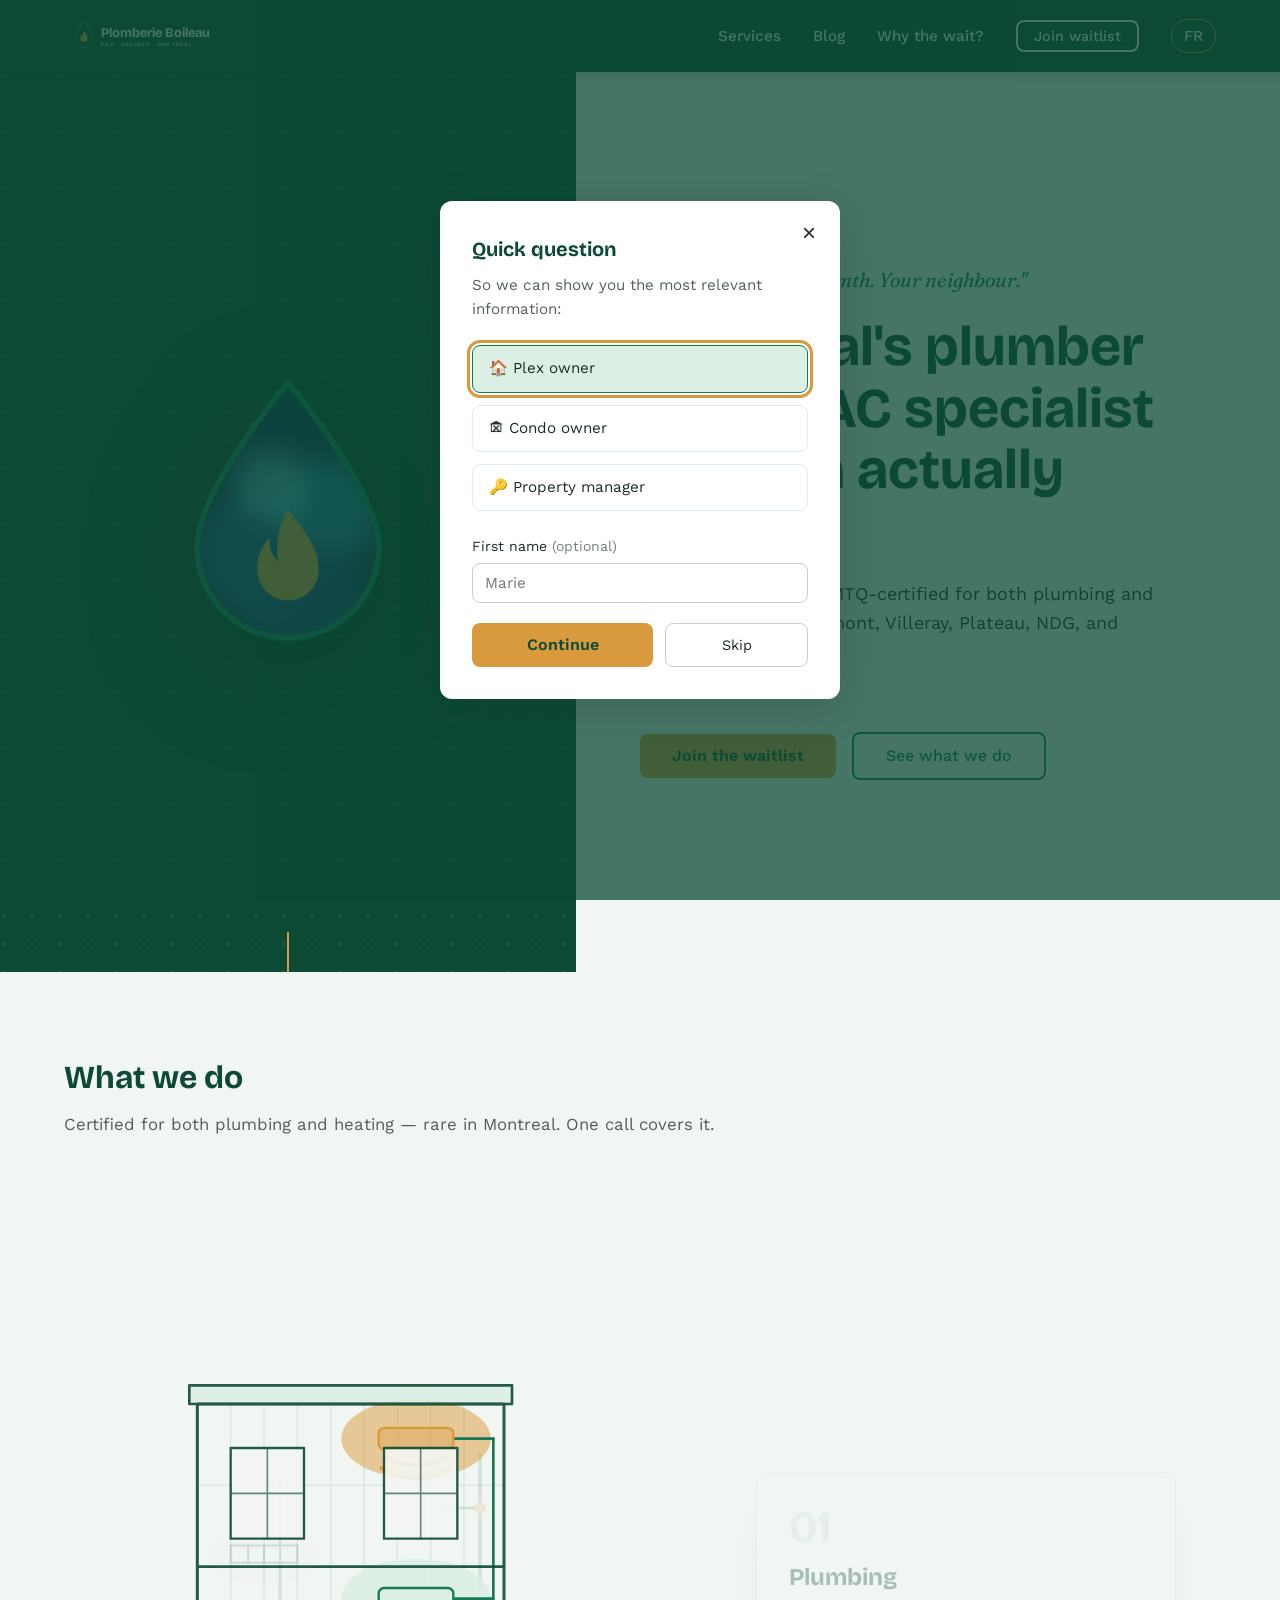
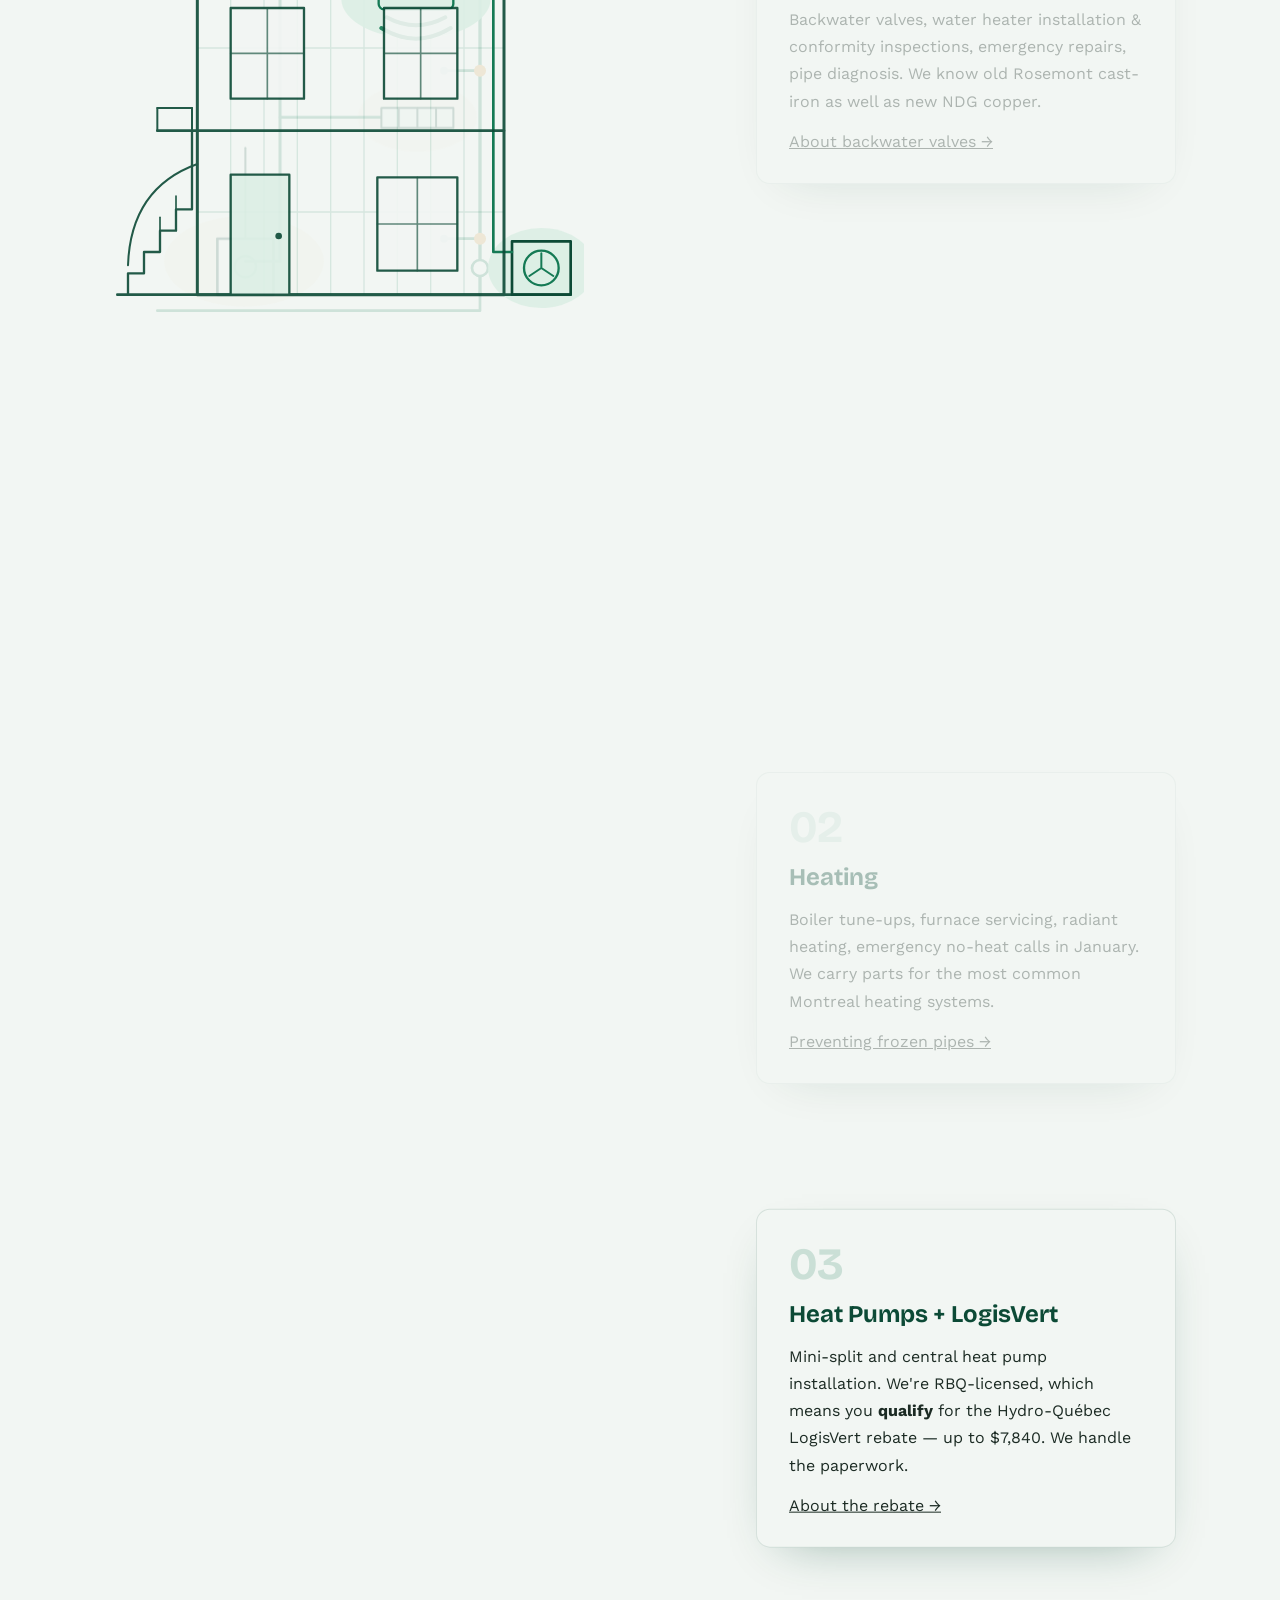
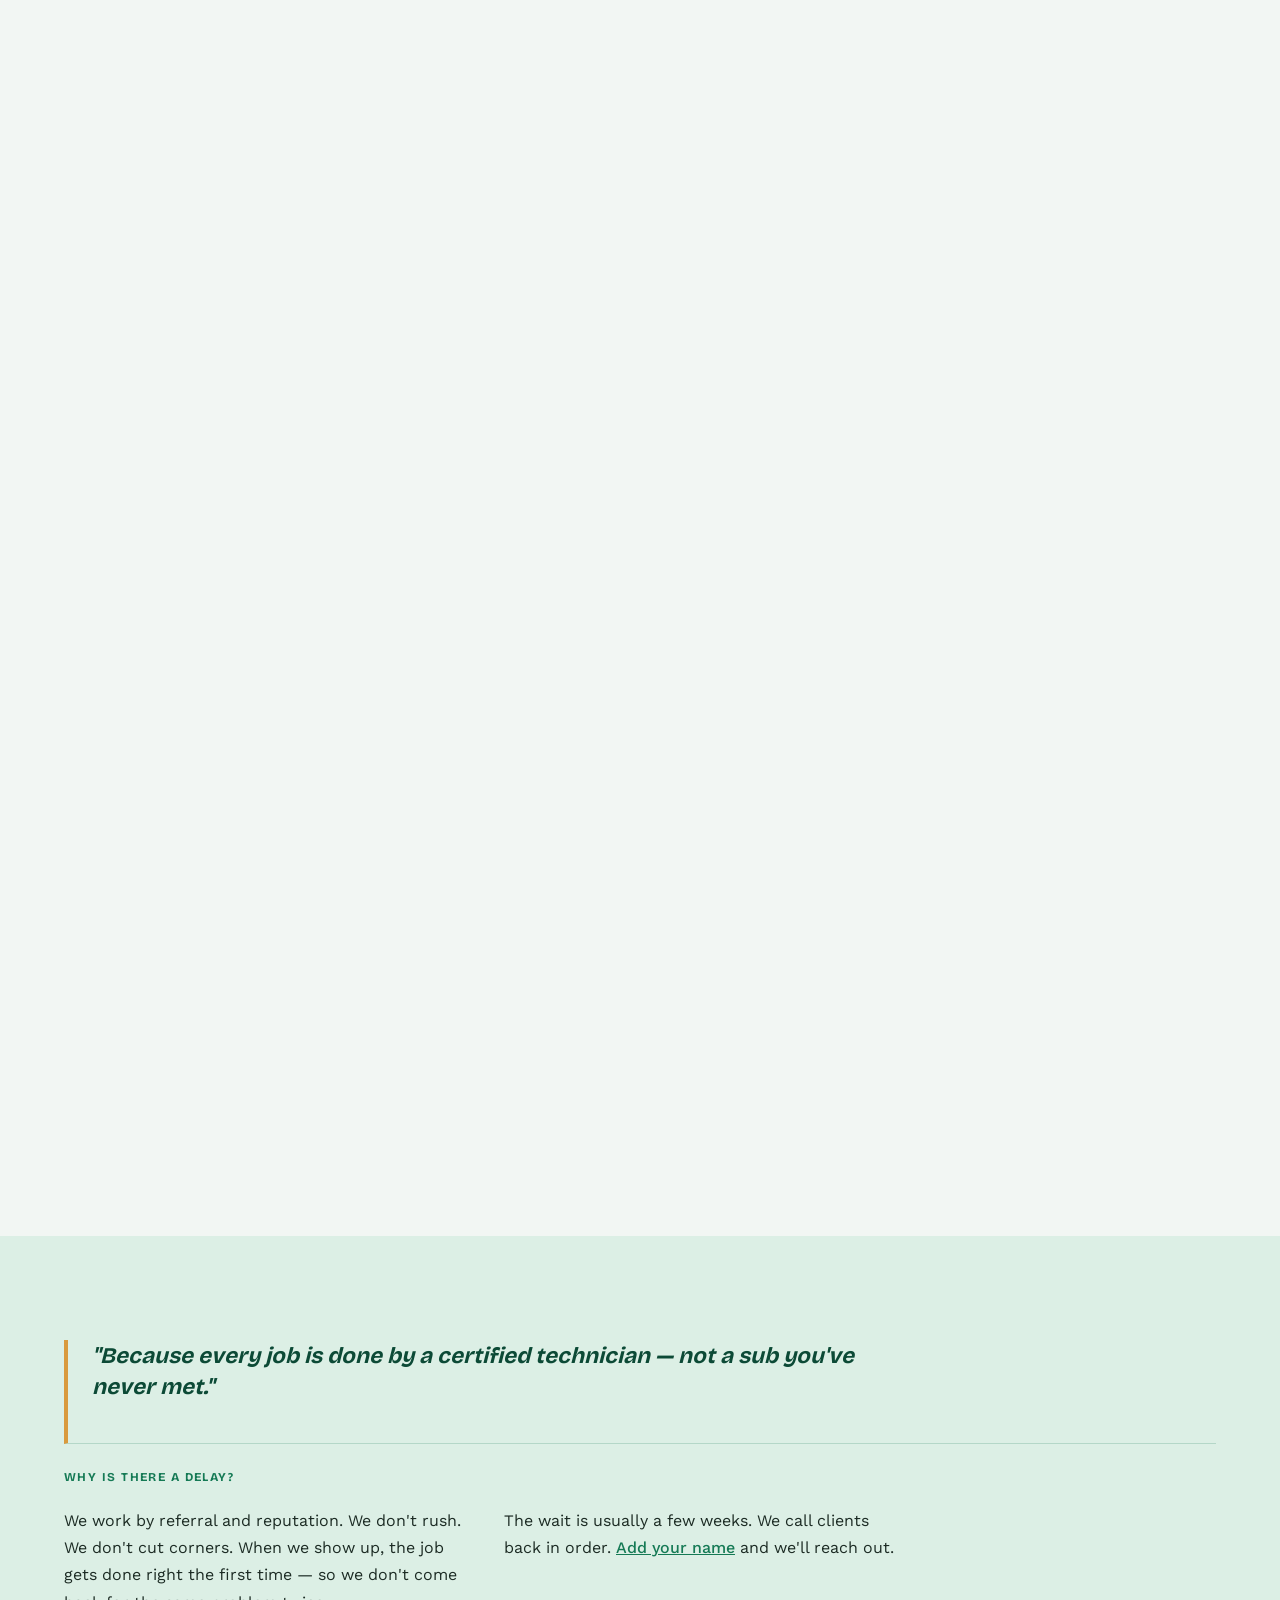
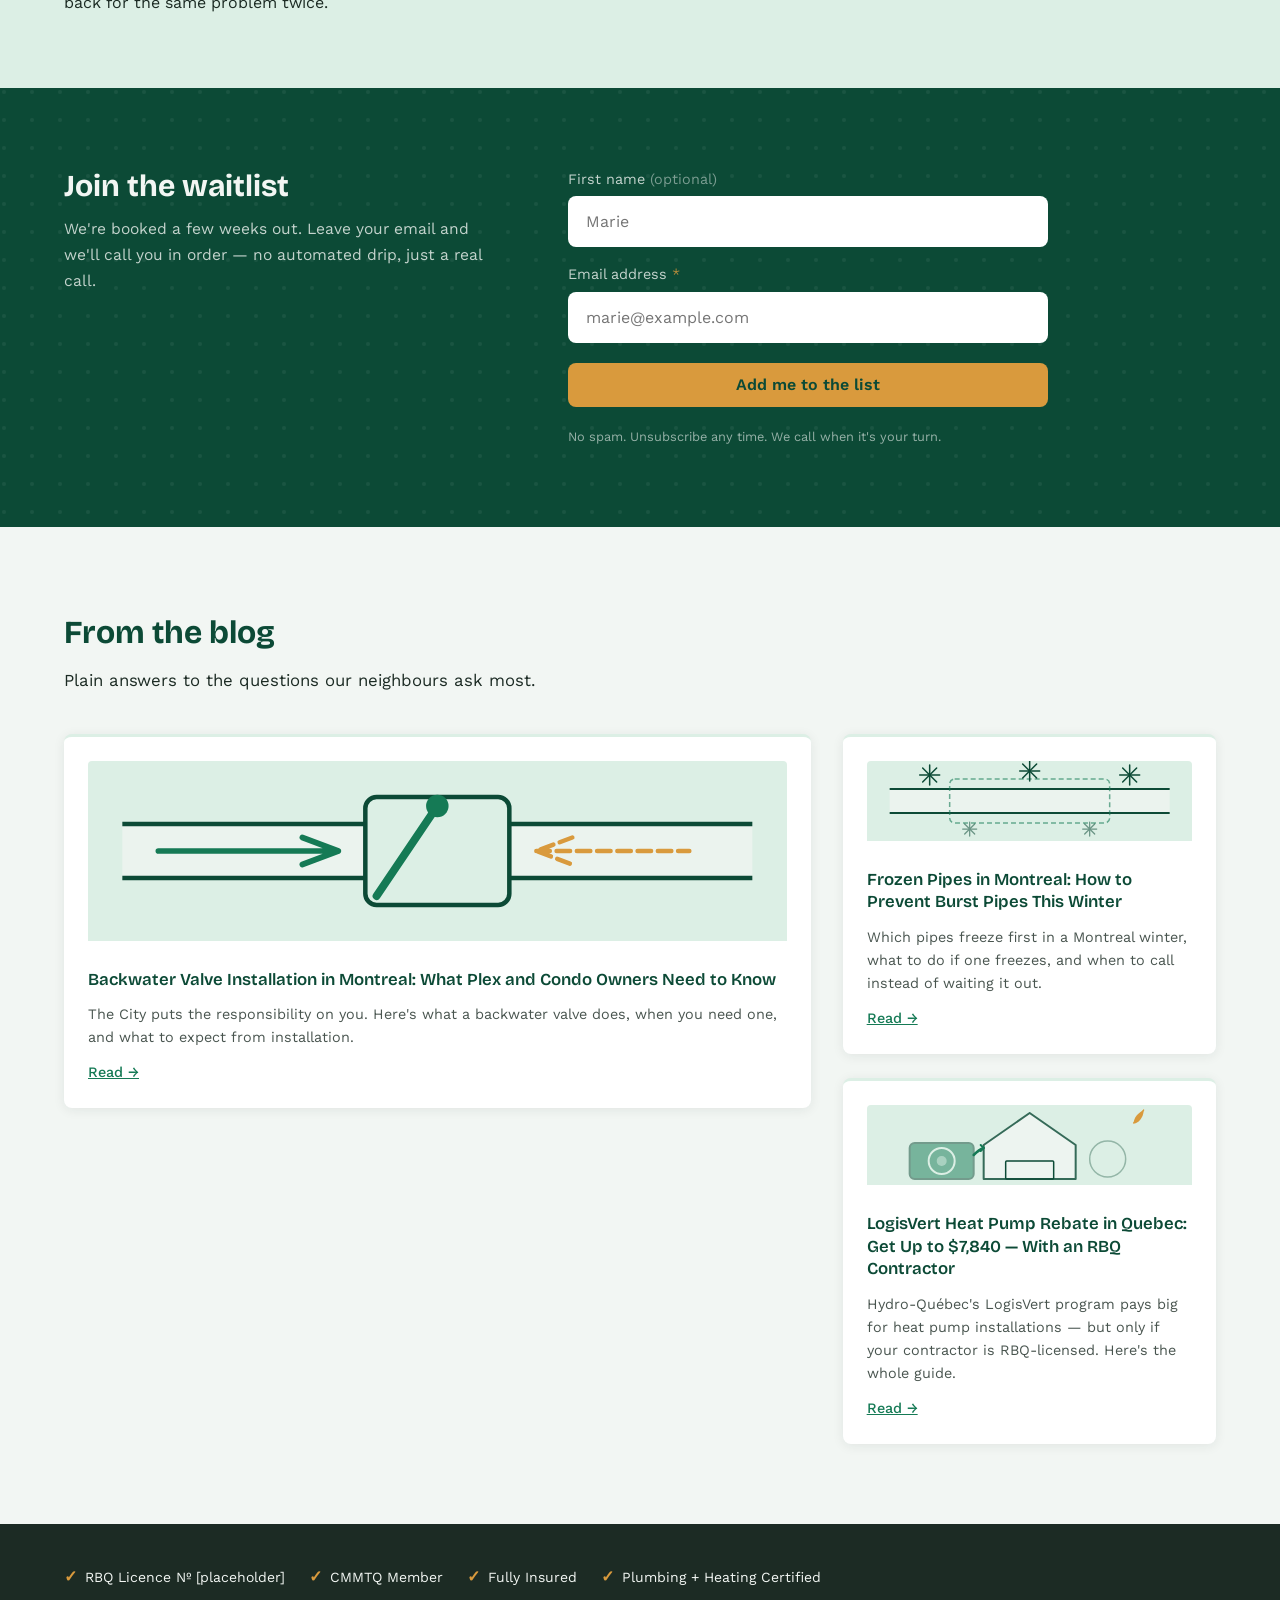
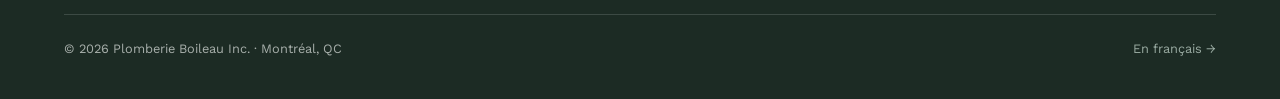
<file: en/index.html>
<!DOCTYPE html>
<html lang="en">
<head>
  <meta charset="UTF-8">
  <meta name="viewport" content="width=device-width, initial-scale=1.0">
  <title>Plomberie Boileau | Montreal Plumber &amp; HVAC Specialist</title>
  <meta name="description" content="Montreal's trusted plumber and HVAC specialist. RBQ-licensed, CMMTQ member. Backwater valves, water heaters, heat pumps (LogisVert rebates up to $7,840). Join the waitlist.">
  <link rel="canonical" href="https://plomberieboileau.ca/en/">

  <!-- Open Graph -->
  <meta property="og:title" content="Plomberie Boileau | Montreal Plumber &amp; HVAC Specialist">
  <meta property="og:description" content="RBQ-licensed Montreal plumber and HVAC specialist. Backwater valves, water heaters, heat pumps with LogisVert rebates up to $7,840.">
  <meta property="og:locale" content="en_CA">
  <meta property="og:type" content="website">
  <meta property="og:url" content="https://plomberieboileau.ca/en/">

  <!-- hreflang -->
  <link rel="alternate" hreflang="fr" href="https://plomberieboileau.ca/">
  <link rel="alternate" hreflang="en" href="https://plomberieboileau.ca/en/">

  <!-- Fonts -->
  <link rel="preconnect" href="https://fonts.googleapis.com">
  <link rel="preconnect" href="https://fonts.gstatic.com" crossorigin>

  <link rel="stylesheet" href="../css/main.css">

  <!-- JSON-LD LocalBusiness -->
  <script type="application/ld+json">
  {
    "@context": "https://schema.org",
    "@type": "Plumber",
    "name": "Plomberie Boileau Inc.",
    "description": "Montreal plumber and HVAC specialist with RBQ and CMMTQ certification. Serving plex owners, condo owners, and property managers in Montreal.",
    "url": "https://plomberieboileau.ca",
    "telephone": "[placeholder]",
    "email": "[placeholder]",
    "address": {
      "@type": "PostalAddress",
      "addressLocality": "Montréal",
      "addressRegion": "QC",
      "addressCountry": "CA"
    },
    "areaServed": {"@type": "City", "name": "Montréal"},
    "hasCredential": ["RBQ Licence [placeholder]", "CMMTQ Member"],
    "knowsAbout": ["Plumbing", "HVAC", "Heat Pumps", "Backwater Valves", "Water Heaters", "LogisVert Rebates"]
  }
  </script>
</head>
<body>

<!-- ============================================================
     NAVIGATION
     ============================================================ -->
<nav class="site-nav" role="navigation" aria-label="Main navigation">
  <div class="nav-inner container">

    <a href="/en/" class="nav-logo" aria-label="Plomberie Boileau home">
      <svg xmlns="http://www.w3.org/2000/svg" viewBox="0 0 640 140" height="40" role="img" aria-labelledby="nav-logo-title">
        <title id="nav-logo-title">Plomberie Boileau horizontal wordmark</title>
        <style>
          @import url('https://fonts.googleapis.com/css2?family=Bricolage+Grotesque:wght@500;600;700&amp;display=swap');
          .wm { font-family:'Bricolage Grotesque','Avenir Next','Helvetica Neue',Arial,sans-serif; }
        </style>
        <g>
          <path d="M70 18 C70 18 38 55 38 79 a32 32 0 0 0 64 0 C102 55 70 18 70 18 Z"
                fill="none" stroke="#157A55" stroke-width="4.5" stroke-linejoin="round"/>
          <path class="logo-flame" d="M70 53 c8 9 13 15 13 24 a13 13 0 0 1 -26 0 c0 -6 3 -9 6 -12 c-1 4 1 7 3 8 c-1.5 -7 1 -14 4 -20 Z"
                fill="#D99A3D"/>
        </g>
        <text x="128" y="72" class="wm" font-weight="700" font-size="46" fill="#F2F6F3">Plomberie Boileau</text>
        <text x="130" y="104" class="wm" font-weight="500" font-size="17" letter-spacing="4.5" fill="#DCEFE5">EAU · CHALEUR · MONTRÉAL</text>
      </svg>
    </a>

    <button class="hamburger" aria-label="Open menu" aria-expanded="false">
      <span></span><span></span><span></span>
    </button>

    <ul class="nav-links" role="list">
      <li><a href="#services">Services</a></li>
      <li><a href="/en/blog/">Blog</a></li>
      <li><a href="#why-wait">Why the wait?</a></li>
      <li><a href="#waitlist" class="btn-outline" style="padding:0.4rem 1rem;font-size:0.9rem;">Join waitlist</a></li>
      <li><a href="/" id="lang-fr" class="lang-toggle" aria-label="Switch to French">FR</a></li>
    </ul>

  </div>
</nav>

<!-- ============================================================
     HERO
     ============================================================ -->
<section id="hero" class="hero-split" aria-labelledby="hero-headline">
  <div class="hero-panel-mark" aria-hidden="true">
    <svg class="hero-drop-flame" viewBox="0 0 160 200" xmlns="http://www.w3.org/2000/svg">
      <defs>
        <clipPath id="hero-drop-clip-en">
          <path d="M80 14 C80 14 24 80 24 115 a56 56 0 0 0 112 0 C136 80 80 14 80 14 Z"/>
        </clipPath>
      </defs>
      <!-- Living water: translucent blues drift & mix, clipped inside the drop -->
      <g class="hdm-water" clip-path="url(#hero-drop-clip-en)">
        <rect class="hdm-water-base" x="18" y="8" width="124" height="172" fill="#15315e"/>
        <g class="hdm-blobs">
          <circle class="hdm-blob hdm-blob-1" cx="62"  cy="118" r="36" fill="#2766a8"/>
          <circle class="hdm-blob hdm-blob-2" cx="104" cy="92"  r="30" fill="#36a8c9"/>
          <circle class="hdm-blob hdm-blob-3" cx="86"  cy="146" r="38" fill="#1d4e89"/>
          <circle class="hdm-blob hdm-blob-4" cx="70"  cy="78"  r="22" fill="#6fd0e6"/>
        </g>
      </g>
      <path class="hdm-flame"
            d="M80 92 c11 14 19 24 19 37 a19 19 0 0 1-38 0 c0-10 4-16 8-20 c-1.5 7 2 12 5 15 c-2-13 1.5-25 6-32 Z"
            fill="#D99A3D" clip-path="url(#hero-drop-clip-en)"/>
      <path class="hdm-outline"
            d="M80 14 C80 14 24 80 24 115 a56 56 0 0 0 112 0 C136 80 80 14 80 14 Z"
            fill="none" stroke="#157A55" stroke-width="3.5"
            stroke-linecap="round" stroke-linejoin="round"/>
    </svg>
  </div>
  <div class="hero-panel-copy">
    <div class="hero-copy-inner">
      <p class="hero-tagline">"Your water. Your warmth. Your neighbour."</p>
      <h1 class="hero-headline" id="hero-headline">Montreal's plumber and HVAC specialist you can actually trust.</h1>
      <p class="hero-sub">RBQ-licensed and CMMTQ-certified for both plumbing and heating. Serving Rosemont, Villeray, Plateau, NDG, and surrounding boroughs.</p>
      <div id="personalized-greeting" aria-live="polite" style="opacity:0;"></div>
      <div class="hero-cta-group">
        <a href="#waitlist" class="btn-primary">Join the waitlist</a>
        <a href="#services" class="btn-outline--on-light">See what we do</a>
      </div>
    </div>
  </div>
</section>

<!-- ============================================================
     SERVICES
     ============================================================ -->
<section id="services" class="services-scrolly" aria-labelledby="services-title" data-active-stage="plumbing">
  <div class="container services-hdr reveal">
    <h2 class="section-title" id="services-title">What we do</h2>
    <p class="section-lead">Certified for both plumbing and heating — rare in Montreal. One call covers it.</p>
  </div>

  <div class="scrolly-wrap">

    <!-- Pinned plex blueprint — decorative; real content is in the panels below -->
    <div class="scrolly-graphic" aria-hidden="true">
      <div class="blueprint">
        <svg viewBox="0 0 360 480" fill="none" xmlns="http://www.w3.org/2000/svg">

          <!-- Framing / studs (faint, always) -->
          <g class="bp-layer bp-framing" stroke="#157A55" stroke-width="1">
            <line x1="95"  y1="72" x2="95"  y2="440"/>
            <line x1="120" y1="72" x2="120" y2="440"/>
            <line x1="145" y1="72" x2="145" y2="440"/>
            <line x1="170" y1="72" x2="170" y2="440"/>
            <line x1="195" y1="72" x2="195" y2="440"/>
            <line x1="220" y1="72" x2="220" y2="440"/>
            <line x1="245" y1="72" x2="245" y2="440"/>
            <line x1="270" y1="72" x2="270" y2="440"/>
            <line x1="70" y1="133" x2="300" y2="133"/>
            <line x1="70" y1="255" x2="300" y2="255"/>
            <line x1="70" y1="378" x2="300" y2="378"/>
          </g>

          <!-- PLUMBING: supply/drain stack + brass valve nodes -->
          <g class="bp-layer bp-system bp-plumbing" stroke-linecap="round" stroke-linejoin="round">
            <polyline class="bp-pipe" points="282,438 282,452 40,452" stroke="#157A55" stroke-width="2" fill="none"/>
            <line class="bp-pipe" x1="282" y1="110" x2="282" y2="440" stroke="#157A55" stroke-width="2.5"/>
            <line class="bp-pipe" x1="282" y1="150" x2="255" y2="150" stroke="#157A55" stroke-width="2"/>
            <line class="bp-pipe" x1="282" y1="272" x2="255" y2="272" stroke="#157A55" stroke-width="2"/>
            <line class="bp-pipe" x1="282" y1="398" x2="255" y2="398" stroke="#157A55" stroke-width="2"/>
            <circle cx="255" cy="150" r="3" fill="#157A55"/>
            <circle cx="255" cy="272" r="3" fill="#157A55"/>
            <circle cx="255" cy="398" r="3" fill="#157A55"/>
            <circle cx="282" cy="420" r="6" fill="#F2F6F3" stroke="#157A55" stroke-width="2"/>
            <!-- brass valve nodes only -->
            <circle class="bp-node" cx="282" cy="150" r="4.5" fill="#D99A3D"/>
            <circle class="bp-node" cx="282" cy="272" r="4.5" fill="#D99A3D"/>
            <circle class="bp-node" cx="282" cy="398" r="4.5" fill="#D99A3D"/>
          </g>

          <!-- HEATING: boiler, risers, radiators + soft warm glow -->
          <g class="bp-layer bp-system bp-heating" stroke-linecap="round" stroke-linejoin="round">
            <ellipse class="bp-warm-glow" cx="105" cy="415" rx="60" ry="34" fill="#D99A3D" opacity="0.10"/>
            <ellipse class="bp-warm-glow" cx="235" cy="307" rx="45" ry="26" fill="#D99A3D" opacity="0.08"/>
            <ellipse class="bp-warm-glow" cx="120" cy="184" rx="42" ry="24" fill="#D99A3D" opacity="0.08"/>
            <!-- boiler -->
            <rect x="85" y="398" width="42" height="42" fill="#F2F6F3" stroke="#0C4A36" stroke-width="2"/>
            <circle cx="106" cy="419" r="8" fill="none" stroke="#157A55" stroke-width="1.75"/>
            <line class="bp-heat-flow" x1="106" y1="398" x2="106" y2="330" stroke="#0C4A36" stroke-width="1.5"/>
            <!-- supply riser + branches -->
            <line class="bp-heat-flow" x1="132" y1="415" x2="132" y2="130" stroke="#157A55" stroke-width="2.25"/>
            <line class="bp-heat-flow" x1="106" y1="415" x2="132" y2="415" stroke="#157A55" stroke-width="2"/>
            <line class="bp-heat-flow" x1="132" y1="307" x2="210" y2="307" stroke="#157A55" stroke-width="2"/>
            <line class="bp-heat-flow" x1="132" y1="184" x2="120" y2="184" stroke="#157A55" stroke-width="2"/>
            <!-- radiators (ribbed) -->
            <g class="bp-radiator" stroke="#0C4A36" stroke-width="1.5">
              <rect x="208" y="300" width="54" height="15" fill="#DCEFE5"/>
              <line x1="221" y1="300" x2="221" y2="315"/>
              <line x1="235" y1="300" x2="235" y2="315"/>
              <line x1="249" y1="300" x2="249" y2="315"/>
              <rect x="95" y="178" width="50" height="13" fill="#DCEFE5"/>
              <line x1="108" y1="178" x2="108" y2="191"/>
              <line x1="120" y1="178" x2="120" y2="191"/>
              <line x1="132" y1="178" x2="132" y2="191"/>
            </g>
          </g>

          <!-- HEAT PUMPS: outdoor unit, indoor heads, dual warm+cool airflow -->
          <g class="bp-layer bp-system bp-heatpump" stroke-linecap="round" stroke-linejoin="round">
            <!-- mint cooling glows + brass warm glow (faint until active) -->
            <ellipse class="bp-cool-glow" cx="234" cy="218" rx="56" ry="30" fill="#DCEFE5" opacity="0.14"/>
            <ellipse class="bp-cool-glow" cx="328" cy="420" rx="40" ry="30" fill="#DCEFE5" opacity="0.14"/>
            <ellipse class="bp-warm-glow" cx="234" cy="98"  rx="56" ry="30" fill="#D99A3D" opacity="0.10"/>
            <!-- outdoor condenser (cooling unit) -->
            <rect class="bp-hp-unit" x="306" y="400" width="44" height="40" fill="#F2F6F3" stroke="#0C4A36" stroke-width="2"/>
            <circle cx="328" cy="420" r="13" fill="none" stroke="#157A55" stroke-width="1.75"/>
            <path d="M328 420 L328 409 M328 420 L337 426 M328 420 L319 426" stroke="#157A55" stroke-width="1.5"/>
            <!-- line set -->
            <polyline points="306,408 292,408 292,98" stroke="#157A55" stroke-width="2" fill="none"/>
            <line x1="292" y1="218" x2="262" y2="218" stroke="#157A55" stroke-width="2"/>
            <line x1="292" y1="98"  x2="262" y2="98"  stroke="#157A55" stroke-width="2"/>
            <!-- indoor wall heads: lower = cooling (mint), upper = heating (brass) -->
            <rect class="bp-head-cool" x="206" y="210" width="56" height="16" rx="4" fill="#F2F6F3" stroke="#0C4A36" stroke-width="1.75"/>
            <rect class="bp-head-warm" x="206" y="90"  width="56" height="16" rx="4" fill="#F2F6F3" stroke="#0C4A36" stroke-width="1.75"/>
            <!-- airflow arcs: brass (warm) up top, cool below → "does both" -->
            <g stroke="#157A55" stroke-width="1.4" fill="none" opacity="0.9">
              <path class="bp-air-cool" d="M212 232 Q234 244 256 232"/>
              <path class="bp-air-cool" d="M208 240 Q234 256 260 240"/>
              <path class="bp-air-warm" d="M212 112 Q234 124 256 112"/>
              <path class="bp-air-warm" d="M208 120 Q234 136 260 120"/>
            </g>
          </g>

          <!-- STRUCTURE: the plex shell, drawn on top so the outline stays crisp -->
          <g class="bp-layer bp-structure" stroke="#0C4A36" stroke-linecap="round" stroke-linejoin="round" fill="none">
            <line x1="10" y1="440" x2="350" y2="440" stroke-width="2"/>
            <!-- cornice + facade -->
            <rect x="64" y="58" width="242" height="14" fill="#DCEFE5" stroke-width="2"/>
            <rect x="70" y="72" width="230" height="368" stroke-width="2.25"/>
            <line x1="70" y1="194" x2="300" y2="194" stroke-width="2"/>
            <line x1="70" y1="317" x2="300" y2="317" stroke-width="2"/>
            <!-- windows (3rd / 2nd floors) -->
            <g fill="#F2F6F3" stroke-width="1.75">
              <rect x="95"  y="105" width="55" height="68"/>
              <rect x="210" y="105" width="55" height="68"/>
              <rect x="95"  y="225" width="55" height="68"/>
              <rect x="210" y="225" width="55" height="68"/>
              <rect x="205" y="352" width="60" height="70"/>
            </g>
            <g stroke-width="1.25" opacity="0.7">
              <line x1="122.5" y1="105" x2="122.5" y2="173"/><line x1="95" y1="139" x2="150" y2="139"/>
              <line x1="237.5" y1="105" x2="237.5" y2="173"/><line x1="210" y1="139" x2="265" y2="139"/>
              <line x1="122.5" y1="225" x2="122.5" y2="293"/><line x1="95" y1="259" x2="150" y2="259"/>
              <line x1="237.5" y1="225" x2="237.5" y2="293"/><line x1="210" y1="259" x2="265" y2="259"/>
              <line x1="235" y1="352" x2="235" y2="422"/><line x1="205" y1="387" x2="265" y2="387"/>
            </g>
            <!-- ground-floor door -->
            <rect x="95" y="350" width="44" height="90" fill="#DCEFE5" stroke-width="1.75"/>
            <circle cx="131" cy="396" r="2.5" fill="#0C4A36" stroke="none"/>
            <!-- exterior staircase to 2nd-floor landing (Montreal escalier) -->
            <g stroke-width="1.75">
              <polyline points="18,440 18,424 30,424 30,408 42,408 42,392 54,392 54,376 66,376 66,317"/>
              <line x1="40" y1="317" x2="70" y2="317" stroke-width="2"/>
              <path d="M18 418 Q20 360 70 342" stroke-width="1.5"/>
              <line x1="42" y1="396" x2="42" y2="382" stroke-width="1.25"/>
              <line x1="54" y1="380" x2="54" y2="366" stroke-width="1.25"/>
              <line x1="40" y1="317" x2="40" y2="300" stroke-width="1.5"/>
              <line x1="66" y1="317" x2="66" y2="300" stroke-width="1.5"/>
              <line x1="40" y1="300" x2="66" y2="300" stroke-width="1.5"/>
            </g>
          </g>

        </svg>
      </div>
    </div>

    <!-- Real, keyboard-accessible content — drives the stages -->
    <div class="scrolly-panels">

      <article class="scrolly-panel" data-stage="plumbing" data-service="plumbing">
        <div class="scrolly-card">
          <span class="scrolly-num" aria-hidden="true">01</span>
          <h3>Plumbing</h3>
          <p>Backwater valves, water heater installation &amp; conformity inspections, emergency repairs, pipe diagnosis. We know old Rosemont cast-iron as well as new NDG copper.</p>
          <a href="blog/backwater-valve-sewer-backup-montreal.html" class="card-link">About backwater valves &#8594;</a>
        </div>
      </article>

      <article class="scrolly-panel" data-stage="heating" data-service="heating">
        <div class="scrolly-card">
          <span class="scrolly-num" aria-hidden="true">02</span>
          <h3>Heating</h3>
          <p>Boiler tune-ups, furnace servicing, radiant heating, emergency no-heat calls in January. We carry parts for the most common Montreal heating systems.</p>
          <a href="blog/frozen-pipes-montreal-winter.html" class="card-link">Preventing frozen pipes &#8594;</a>
        </div>
      </article>

      <article class="scrolly-panel" data-stage="heatpump" data-service="heatpump">
        <div class="scrolly-card">
          <span class="scrolly-num" aria-hidden="true">03</span>
          <h3>Heat Pumps + LogisVert</h3>
          <p>Mini-split and central heat pump installation. We're RBQ-licensed, which means you <strong>qualify</strong> for the Hydro-Québec LogisVert rebate — up to $7,840. We handle the paperwork.</p>
          <a href="blog/logisvert-heat-pump-rebate-montreal.html" class="card-link">About the rebate &#8594;</a>
        </div>
      </article>

    </div>
  </div>
</section>

<!-- ============================================================
     WHY WAIT
     ============================================================ -->
<section id="why-wait" class="why-wait-editorial" aria-labelledby="wait-title">
  <div class="container">
    <blockquote class="why-wait-pull reveal">
      <p>"Because every job is done by a certified technician — not a sub you've never met."</p>
    </blockquote>
    <div class="why-wait-body">
      <h2 class="why-wait-heading reveal" id="wait-title">Why is there a delay?</h2>
      <div class="why-wait-cols">
        <p class="reveal">We work by referral and reputation. We don't rush. We don't cut corners. When we show up, the job gets done right the first time — so we don't come back for the same problem twice.</p>
        <p class="reveal">The wait is usually a few weeks. We call clients back in order. <a href="#waitlist" style="color:var(--spruce);font-weight:500;">Add your name</a> and we'll reach out.</p>
      </div>
    </div>
  </div>
</section>

<!-- ============================================================
     WAITLIST
     ============================================================ -->
<section id="waitlist" class="waitlist-editorial" aria-labelledby="waitlist-title">
  <div class="container">
    <div class="waitlist-split">
      <div class="waitlist-message reveal">
        <h2 id="waitlist-title">Join the waitlist</h2>
        <p>We're booked a few weeks out. Leave your email and we'll call you in order — no automated drip, just a real call.</p>
      </div>
      <form id="waitlist-form" class="waitlist-form reveal" novalidate>
        <div>
          <label for="wl-name" style="display:block;margin-bottom:0.35rem;font-size:0.9rem;opacity:0.8;">First name <span style="opacity:0.6;">(optional)</span></label>
          <input type="text" id="wl-name" name="name" placeholder="Marie" autocomplete="given-name">
        </div>
        <div>
          <label for="wl-email" style="display:block;margin-bottom:0.35rem;font-size:0.9rem;opacity:0.8;">Email address <span aria-hidden="true" style="color:var(--brass);">*</span></label>
          <input type="email" id="wl-email" name="email" placeholder="marie@example.com" required autocomplete="email">
        </div>
        <button type="submit" class="btn-primary" style="width:100%;margin-top:0.25rem;">Add me to the list</button>
        <p style="font-size:0.8rem;opacity:0.6;margin-top:0.25rem;">No spam. Unsubscribe any time. We call when it's your turn.</p>
      </form>
    </div>
  </div>
</section>

<!-- ============================================================
     BLOG
     ============================================================ -->
<section id="blog" class="blog-editorial" aria-labelledby="blog-title">
  <div class="container">
    <h2 class="section-title reveal" id="blog-title">From the blog</h2>
    <p class="section-lead reveal">Plain answers to the questions our neighbours ask most.</p>
    <div class="blog-asymmetric">

      <article class="blog-card blog-card--feature reveal">
        <div class="blog-card-illo" aria-hidden="true">
  <svg viewBox="0 0 280 80" fill="none" xmlns="http://www.w3.org/2000/svg">
    <rect x="0" y="28" width="280" height="24" fill="#F2F6F3" opacity="0.7"/>
    <line x1="0" y1="28" x2="280" y2="28" stroke="#0C4A36" stroke-width="2"/>
    <line x1="0" y1="52" x2="280" y2="52" stroke="#0C4A36" stroke-width="2"/>
    <rect x="108" y="16" width="64" height="48" rx="5" fill="#DCEFE5" stroke="#0C4A36" stroke-width="2"/>
    <line x1="140" y1="20" x2="113" y2="60" stroke="#157A55" stroke-width="3.5" stroke-linecap="round"/>
    <circle cx="140" cy="20" r="5" fill="#157A55"/>
    <path d="M16 40 L96 40 M80 34 L96 40 L80 46" stroke="#157A55" stroke-width="2.5" stroke-linecap="round" stroke-linejoin="round" fill="none"/>
    <path d="M184 40 L252 40 M200 34 L184 40 L200 46" stroke="#D99A3D" stroke-width="2" stroke-dasharray="6 3" stroke-linecap="round" stroke-linejoin="round" fill="none"/>
  </svg>
</div>
        <h3><a href="blog/backwater-valve-sewer-backup-montreal.html">Backwater Valve Installation in Montreal: What Plex and Condo Owners Need to Know</a></h3>
        <p>The City puts the responsibility on you. Here's what a backwater valve does, when you need one, and what to expect from installation.</p>
        <a href="blog/backwater-valve-sewer-backup-montreal.html" style="color:var(--spruce);font-weight:500;font-size:0.9rem;">Read &#8594;</a>
      </article>

      <div class="blog-secondary">

        <article class="blog-card reveal">
          <div class="blog-card-illo" aria-hidden="true">
  <svg viewBox="0 0 280 80" fill="none" xmlns="http://www.w3.org/2000/svg">
    <rect x="0" y="28" width="280" height="24" fill="#F2F6F3" opacity="0.7"/>
    <line x1="0" y1="28" x2="280" y2="28" stroke="#0C4A36" stroke-width="2"/>
    <line x1="0" y1="52" x2="280" y2="52" stroke="#0C4A36" stroke-width="2"/>
    <rect x="60" y="18" width="160" height="44" rx="5" fill="none" stroke="#157A55" stroke-width="1.5" stroke-dasharray="5 3" opacity="0.6"/>
    <g transform="translate(40,14)">
      <line x1="-10" y1="0" x2="10" y2="0" stroke="#0C4A36" stroke-width="1.5" stroke-linecap="round"/>
      <line x1="0" y1="-10" x2="0" y2="10" stroke="#0C4A36" stroke-width="1.5" stroke-linecap="round"/>
      <line x1="-7" y1="-7" x2="7" y2="7" stroke="#0C4A36" stroke-width="1.5" stroke-linecap="round"/>
      <line x1="7" y1="-7" x2="-7" y2="7" stroke="#0C4A36" stroke-width="1.5" stroke-linecap="round"/>
    </g>
    <g transform="translate(140,10)">
      <line x1="-10" y1="0" x2="10" y2="0" stroke="#0C4A36" stroke-width="1.5" stroke-linecap="round"/>
      <line x1="0" y1="-10" x2="0" y2="10" stroke="#0C4A36" stroke-width="1.5" stroke-linecap="round"/>
      <line x1="-7" y1="-7" x2="7" y2="7" stroke="#0C4A36" stroke-width="1.5" stroke-linecap="round"/>
      <line x1="7" y1="-7" x2="-7" y2="7" stroke="#0C4A36" stroke-width="1.5" stroke-linecap="round"/>
    </g>
    <g transform="translate(240,14)">
      <line x1="-10" y1="0" x2="10" y2="0" stroke="#0C4A36" stroke-width="1.5" stroke-linecap="round"/>
      <line x1="0" y1="-10" x2="0" y2="10" stroke="#0C4A36" stroke-width="1.5" stroke-linecap="round"/>
      <line x1="-7" y1="-7" x2="7" y2="7" stroke="#0C4A36" stroke-width="1.5" stroke-linecap="round"/>
      <line x1="7" y1="-7" x2="-7" y2="7" stroke="#0C4A36" stroke-width="1.5" stroke-linecap="round"/>
    </g>
    <g transform="translate(80,68)" opacity="0.55">
      <line x1="-7" y1="0" x2="7" y2="0" stroke="#0C4A36" stroke-width="1.25" stroke-linecap="round"/>
      <line x1="0" y1="-7" x2="0" y2="7" stroke="#0C4A36" stroke-width="1.25" stroke-linecap="round"/>
      <line x1="-5" y1="-5" x2="5" y2="5" stroke="#0C4A36" stroke-width="1.25" stroke-linecap="round"/>
      <line x1="5" y1="-5" x2="-5" y2="5" stroke="#0C4A36" stroke-width="1.25" stroke-linecap="round"/>
    </g>
    <g transform="translate(200,68)" opacity="0.55">
      <line x1="-7" y1="0" x2="7" y2="0" stroke="#0C4A36" stroke-width="1.25" stroke-linecap="round"/>
      <line x1="0" y1="-7" x2="0" y2="7" stroke="#0C4A36" stroke-width="1.25" stroke-linecap="round"/>
      <line x1="-5" y1="-5" x2="5" y2="5" stroke="#0C4A36" stroke-width="1.25" stroke-linecap="round"/>
      <line x1="5" y1="-5" x2="-5" y2="5" stroke="#0C4A36" stroke-width="1.25" stroke-linecap="round"/>
    </g>
  </svg>
</div>
          <h3><a href="blog/frozen-pipes-montreal-winter.html">Frozen Pipes in Montreal: How to Prevent Burst Pipes This Winter</a></h3>
          <p>Which pipes freeze first in a Montreal winter, what to do if one freezes, and when to call instead of waiting it out.</p>
          <a href="blog/frozen-pipes-montreal-winter.html" style="color:var(--spruce);font-weight:500;font-size:0.9rem;">Read &#8594;</a>
        </article>

        <article class="blog-card reveal">
          <div class="blog-card-illo" aria-hidden="true">
  <svg viewBox="0 0 280 80" fill="none" xmlns="http://www.w3.org/2000/svg">
    <polygon points="140,8 186,40 186,74 94,74 94,40" fill="#F2F6F3" opacity="0.8" stroke="#0C4A36" stroke-width="2" stroke-linejoin="round"/>
    <rect x="116" y="56" width="48" height="18" rx="1" fill="none" stroke="#0C4A36" stroke-width="1.5"/>
    <rect x="20" y="38" width="64" height="36" rx="5" fill="#157A55" opacity="0.5" stroke="#0C4A36" stroke-width="2"/>
    <circle cx="52" cy="56" r="13" stroke="#DCEFE5" stroke-width="2" fill="none"/>
    <circle cx="52" cy="56" r="5" fill="#DCEFE5" opacity="0.5"/>
    <path d="M84 50 C88 46 91 44 94 43" stroke="#157A55" stroke-width="2.5" stroke-linecap="round" fill="none"/>
    <path d="M91 40 L94 43 L91 46" stroke="#157A55" stroke-width="2" stroke-linecap="round" stroke-linejoin="round" fill="none"/>
    <path d="M244 18 C244 10 254 5 254 5 C254 15 245 20 244 18 Z" fill="#D99A3D"/>
    <line x1="244" y1="18" x2="254" y2="5" stroke="#D99A3D" stroke-width="1.25" stroke-linecap="round"/>
    <circle cx="218" cy="54" r="18" fill="none" stroke="#0C4A36" stroke-width="1.5" opacity="0.35"/>
  </svg>
</div>
          <h3><a href="blog/logisvert-heat-pump-rebate-montreal.html">LogisVert Heat Pump Rebate in Quebec: Get Up to $7,840 — With an RBQ Contractor</a></h3>
          <p>Hydro-Québec's LogisVert program pays big for heat pump installations — but only if your contractor is RBQ-licensed. Here's the whole guide.</p>
          <a href="blog/logisvert-heat-pump-rebate-montreal.html" style="color:var(--spruce);font-weight:500;font-size:0.9rem;">Read &#8594;</a>
        </article>

      </div>
    </div>
  </div>
</section>

<!-- ============================================================
     FOOTER
     ============================================================ -->
<footer role="contentinfo">
  <div class="container">

    <div class="trust-bar" role="list" aria-label="Trust signals">
      <span class="trust-item" role="listitem">RBQ Licence &#8470;&nbsp;[placeholder]</span>
      <span class="trust-item" role="listitem">CMMTQ Member</span>
      <span class="trust-item" role="listitem">Fully Insured</span>
      <span class="trust-item" role="listitem">Plumbing + Heating Certified</span>
    </div>

    <div class="footer-bottom">
      <span>&#169; 2026 Plomberie Boileau Inc. &middot; Montr&eacute;al, QC</span>
      <a href="/" id="lang-fr-footer" aria-label="Version française">En fran&ccedil;ais &#8594;</a>
    </div>

  </div>
</footer>

<!-- ============================================================
     PERSONALIZATION MODAL
     ============================================================ -->
<div id="visit-modal"
     role="dialog"
     aria-modal="true"
     aria-labelledby="modal-title"
     aria-hidden="true"
     style="display:none;">

  <div class="modal-card">

    <button class="modal-close" aria-label="Close">&times;</button>

    <h2 id="modal-title">Quick question</h2>
    <p style="font-size:0.95rem;color:var(--ink);opacity:0.75;margin-bottom:0.25rem;">So we can show you the most relevant information:</p>

    <div class="modal-choices" role="group" aria-label="Visitor type">
      <button class="choice-btn" data-type="plex">&#127968; Plex owner</button>
      <button class="choice-btn" data-type="condo">&#127962; Condo owner</button>
      <button class="choice-btn" data-type="commercial">&#128273; Property manager</button>
    </div>

    <div id="name-field-wrap">
      <label for="visitor-name" style="display:block;font-size:0.875rem;margin-bottom:0.35rem;color:var(--ink);">First name <span style="opacity:0.6;">(optional)</span></label>
      <input type="text" id="visitor-name" placeholder="Marie"
             style="width:100%;padding:0.625rem 0.75rem;border:1px solid #ccc;border-radius:8px;font-size:0.95rem;box-sizing:border-box;font-family:var(--font-body);">
    </div>

    <div style="display:flex;gap:0.75rem;margin-top:1.25rem;">
      <button id="modal-confirm" class="btn-primary" style="flex:1;">Continue</button>
      <button id="modal-skip" style="flex:1;background:none;border:1px solid #ccc;border-radius:8px;padding:0.75rem;cursor:pointer;font-size:0.9rem;color:var(--ink);font-family:var(--font-body);">Skip</button>
    </div>

  </div>
</div>

<script>window.BOILEAU_LANG = 'en';</script>
<script src="../js/main.js"></script>
</body>
</html>
</file>
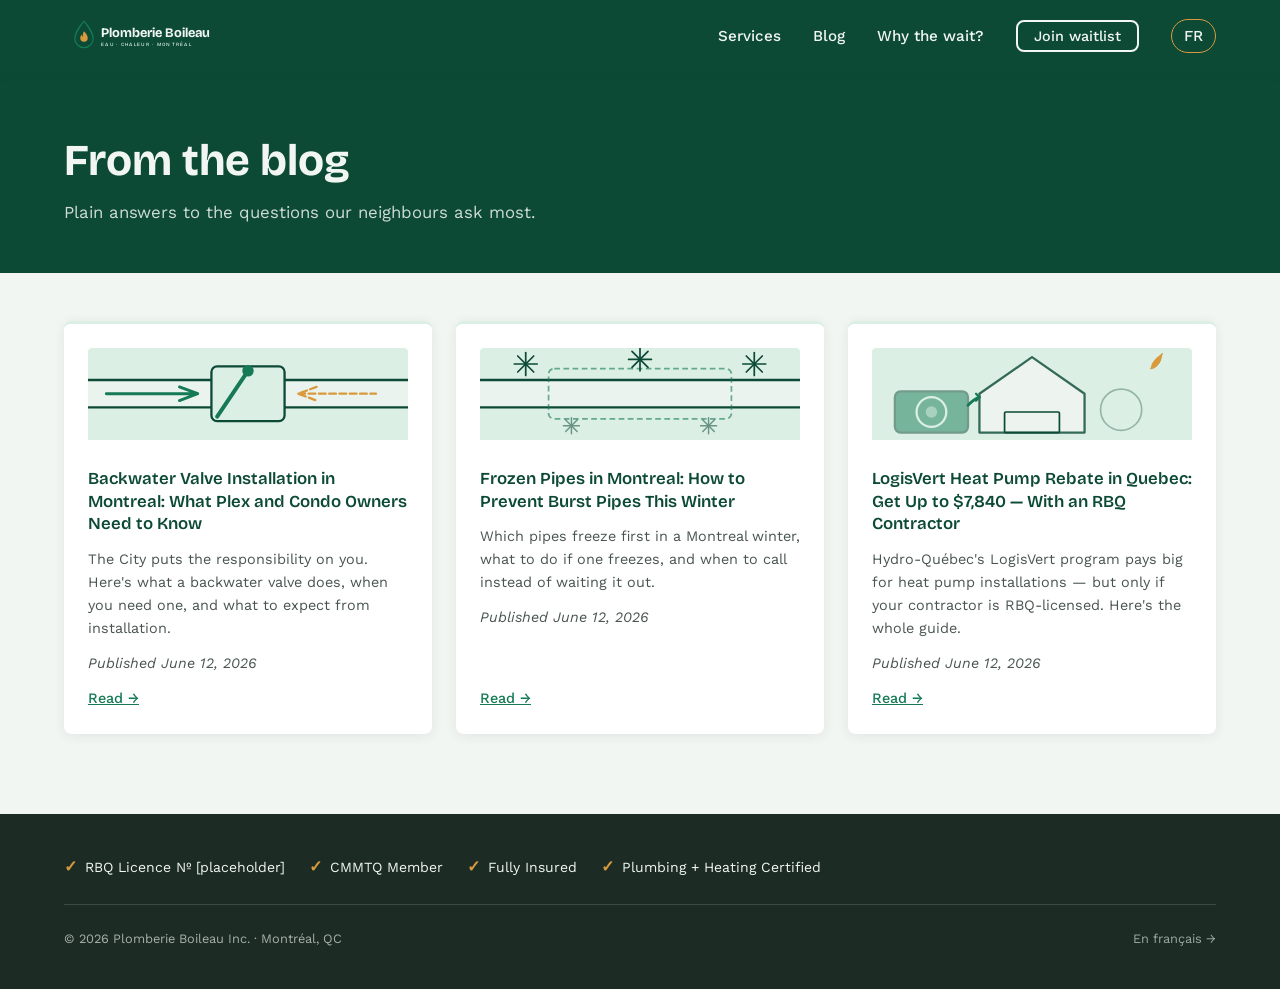
<file: en/blog/index.html>
<!DOCTYPE html>
<html lang="en">
<head>
  <meta charset="UTF-8">
  <meta name="viewport" content="width=device-width, initial-scale=1.0">
  <title>Plumbing &amp; HVAC Blog | Plomberie Boileau Montréal</title>
  <meta name="description" content="Plain answers to Montreal plumbing and HVAC questions. Backwater valves, frozen pipes, LogisVert heat pump rebates — from a certified neighbour.">
  <link rel="canonical" href="https://plomberieboileau.ca/en/blog/">

  <!-- Open Graph -->
  <meta property="og:title" content="Plumbing &amp; HVAC Blog | Plomberie Boileau Montréal">
  <meta property="og:description" content="Plain answers to Montreal plumbing and HVAC questions. Backwater valves, frozen pipes, LogisVert heat pump rebates — from a certified neighbour.">
  <meta property="og:locale" content="en_CA">
  <meta property="og:type" content="website">
  <meta property="og:url" content="https://plomberieboileau.ca/en/blog/">

  <!-- hreflang -->
  <link rel="alternate" hreflang="fr" href="https://plomberieboileau.ca/blogue/">
  <link rel="alternate" hreflang="en" href="https://plomberieboileau.ca/en/blog/">

  <!-- Fonts -->
  <link rel="preconnect" href="https://fonts.googleapis.com">
  <link rel="preconnect" href="https://fonts.gstatic.com" crossorigin>

  <link rel="stylesheet" href="../../css/main.css">

  <!-- JSON-LD LocalBusiness -->
  <script type="application/ld+json">
  {
    "@context": "https://schema.org",
    "@type": "Plumber",
    "name": "Plomberie Boileau Inc.",
    "description": "Montreal plumber and HVAC specialist with RBQ and CMMTQ certification. Serving plex owners, condo owners, and property managers in Montreal.",
    "url": "https://plomberieboileau.ca",
    "telephone": "[placeholder]",
    "email": "[placeholder]",
    "address": {
      "@type": "PostalAddress",
      "addressLocality": "Montréal",
      "addressRegion": "QC",
      "addressCountry": "CA"
    },
    "areaServed": {"@type": "City", "name": "Montréal"},
    "hasCredential": ["RBQ Licence [placeholder]", "CMMTQ Member"],
    "knowsAbout": ["Plumbing", "HVAC", "Heat Pumps", "Backwater Valves", "Water Heaters", "LogisVert Rebates"]
  }
  </script>
</head>
<body>

<!-- ============================================================
     NAVIGATION
     ============================================================ -->
<nav class="site-nav" role="navigation" aria-label="Main navigation">
  <div class="nav-inner container">

    <a href="/en/" class="nav-logo" aria-label="Plomberie Boileau home">
      <svg xmlns="http://www.w3.org/2000/svg" viewBox="0 0 640 140" height="40" role="img" aria-labelledby="nav-logo-title-blog">
        <title id="nav-logo-title-blog">Plomberie Boileau horizontal wordmark</title>
        <style>
          .wm { font-family:'Bricolage Grotesque','Avenir Next','Helvetica Neue',Arial,sans-serif; }
        </style>
        <g>
          <path d="M70 18 C70 18 38 55 38 79 a32 32 0 0 0 64 0 C102 55 70 18 70 18 Z"
                fill="none" stroke="#157A55" stroke-width="4.5" stroke-linejoin="round"/>
          <path d="M70 53 c8 9 13 15 13 24 a13 13 0 0 1 -26 0 c0 -6 3 -9 6 -12 c-1 4 1 7 3 8 c-1.5 -7 1 -14 4 -20 Z"
                fill="#D99A3D"/>
        </g>
        <text x="128" y="72" class="wm" font-weight="700" font-size="46" fill="#F2F6F3">Plomberie Boileau</text>
        <text x="130" y="104" class="wm" font-weight="500" font-size="17" letter-spacing="4.5" fill="#DCEFE5">EAU · CHALEUR · MONTRÉAL</text>
      </svg>
    </a>

    <button class="hamburger" aria-label="Open menu" aria-expanded="false">
      <span></span><span></span><span></span>
    </button>

    <ul class="nav-links" role="list">
      <li><a href="/en/#services">Services</a></li>
      <li><a href="/en/blog/" aria-current="page">Blog</a></li>
      <li><a href="/en/#why-wait">Why the wait?</a></li>
      <li><a href="/en/#waitlist" class="btn-outline" style="padding:0.4rem 1rem;font-size:0.9rem;">Join waitlist</a></li>
      <li><a href="/" id="lang-fr" class="lang-toggle" aria-label="Switch to French">FR</a></li>
    </ul>

  </div>
</nav>

<!-- ============================================================
     BLOG HUB HEADER
     ============================================================ -->
<header class="blog-hub-header" aria-labelledby="blog-hub-title">
  <div class="container">
    <h1 id="blog-hub-title">From the blog</h1>
    <p>Plain answers to the questions our neighbours ask most.</p>
  </div>
</header>

<!-- ============================================================
     BLOG LISTING
     ============================================================ -->
<main class="blog-hub-listing" id="main-content">
  <div class="container">

    <div class="blog-grid">

      <article class="blog-card reveal">
        <div class="blog-card-illo" aria-hidden="true">
  <svg viewBox="0 0 280 80" fill="none" xmlns="http://www.w3.org/2000/svg">
    <rect x="0" y="28" width="280" height="24" fill="#F2F6F3" opacity="0.7"/>
    <line x1="0" y1="28" x2="280" y2="28" stroke="#0C4A36" stroke-width="2"/>
    <line x1="0" y1="52" x2="280" y2="52" stroke="#0C4A36" stroke-width="2"/>
    <rect x="108" y="16" width="64" height="48" rx="5" fill="#DCEFE5" stroke="#0C4A36" stroke-width="2"/>
    <line x1="140" y1="20" x2="113" y2="60" stroke="#157A55" stroke-width="3.5" stroke-linecap="round"/>
    <circle cx="140" cy="20" r="5" fill="#157A55"/>
    <path d="M16 40 L96 40 M80 34 L96 40 L80 46" stroke="#157A55" stroke-width="2.5" stroke-linecap="round" stroke-linejoin="round" fill="none"/>
    <path d="M184 40 L252 40 M200 34 L184 40 L200 46" stroke="#D99A3D" stroke-width="2" stroke-dasharray="6 3" stroke-linecap="round" stroke-linejoin="round" fill="none"/>
  </svg>
</div>
        <h3><a href="backwater-valve-sewer-backup-montreal.html">Backwater Valve Installation in Montreal: What Plex and Condo Owners Need to Know</a></h3>
        <p>The City puts the responsibility on you. Here's what a backwater valve does, when you need one, and what to expect from installation.</p>
        <p class="blog-card-meta">Published June 12, 2026</p>
        <a href="backwater-valve-sewer-backup-montreal.html" style="color:var(--spruce);font-weight:500;font-size:0.9rem;">Read &#8594;</a>
      </article>

      <article class="blog-card reveal">
        <div class="blog-card-illo" aria-hidden="true">
  <svg viewBox="0 0 280 80" fill="none" xmlns="http://www.w3.org/2000/svg">
    <rect x="0" y="28" width="280" height="24" fill="#F2F6F3" opacity="0.7"/>
    <line x1="0" y1="28" x2="280" y2="28" stroke="#0C4A36" stroke-width="2"/>
    <line x1="0" y1="52" x2="280" y2="52" stroke="#0C4A36" stroke-width="2"/>
    <rect x="60" y="18" width="160" height="44" rx="5" fill="none" stroke="#157A55" stroke-width="1.5" stroke-dasharray="5 3" opacity="0.6"/>
    <g transform="translate(40,14)">
      <line x1="-10" y1="0" x2="10" y2="0" stroke="#0C4A36" stroke-width="1.5" stroke-linecap="round"/>
      <line x1="0" y1="-10" x2="0" y2="10" stroke="#0C4A36" stroke-width="1.5" stroke-linecap="round"/>
      <line x1="-7" y1="-7" x2="7" y2="7" stroke="#0C4A36" stroke-width="1.5" stroke-linecap="round"/>
      <line x1="7" y1="-7" x2="-7" y2="7" stroke="#0C4A36" stroke-width="1.5" stroke-linecap="round"/>
    </g>
    <g transform="translate(140,10)">
      <line x1="-10" y1="0" x2="10" y2="0" stroke="#0C4A36" stroke-width="1.5" stroke-linecap="round"/>
      <line x1="0" y1="-10" x2="0" y2="10" stroke="#0C4A36" stroke-width="1.5" stroke-linecap="round"/>
      <line x1="-7" y1="-7" x2="7" y2="7" stroke="#0C4A36" stroke-width="1.5" stroke-linecap="round"/>
      <line x1="7" y1="-7" x2="-7" y2="7" stroke="#0C4A36" stroke-width="1.5" stroke-linecap="round"/>
    </g>
    <g transform="translate(240,14)">
      <line x1="-10" y1="0" x2="10" y2="0" stroke="#0C4A36" stroke-width="1.5" stroke-linecap="round"/>
      <line x1="0" y1="-10" x2="0" y2="10" stroke="#0C4A36" stroke-width="1.5" stroke-linecap="round"/>
      <line x1="-7" y1="-7" x2="7" y2="7" stroke="#0C4A36" stroke-width="1.5" stroke-linecap="round"/>
      <line x1="7" y1="-7" x2="-7" y2="7" stroke="#0C4A36" stroke-width="1.5" stroke-linecap="round"/>
    </g>
    <g transform="translate(80,68)" opacity="0.55">
      <line x1="-7" y1="0" x2="7" y2="0" stroke="#0C4A36" stroke-width="1.25" stroke-linecap="round"/>
      <line x1="0" y1="-7" x2="0" y2="7" stroke="#0C4A36" stroke-width="1.25" stroke-linecap="round"/>
      <line x1="-5" y1="-5" x2="5" y2="5" stroke="#0C4A36" stroke-width="1.25" stroke-linecap="round"/>
      <line x1="5" y1="-5" x2="-5" y2="5" stroke="#0C4A36" stroke-width="1.25" stroke-linecap="round"/>
    </g>
    <g transform="translate(200,68)" opacity="0.55">
      <line x1="-7" y1="0" x2="7" y2="0" stroke="#0C4A36" stroke-width="1.25" stroke-linecap="round"/>
      <line x1="0" y1="-7" x2="0" y2="7" stroke="#0C4A36" stroke-width="1.25" stroke-linecap="round"/>
      <line x1="-5" y1="-5" x2="5" y2="5" stroke="#0C4A36" stroke-width="1.25" stroke-linecap="round"/>
      <line x1="5" y1="-5" x2="-5" y2="5" stroke="#0C4A36" stroke-width="1.25" stroke-linecap="round"/>
    </g>
  </svg>
</div>
        <h3><a href="frozen-pipes-montreal-winter.html">Frozen Pipes in Montreal: How to Prevent Burst Pipes This Winter</a></h3>
        <p>Which pipes freeze first in a Montreal winter, what to do if one freezes, and when to call instead of waiting it out.</p>
        <p class="blog-card-meta">Published June 12, 2026</p>
        <a href="frozen-pipes-montreal-winter.html" style="color:var(--spruce);font-weight:500;font-size:0.9rem;">Read &#8594;</a>
      </article>

      <article class="blog-card reveal">
        <div class="blog-card-illo" aria-hidden="true">
  <svg viewBox="0 0 280 80" fill="none" xmlns="http://www.w3.org/2000/svg">
    <polygon points="140,8 186,40 186,74 94,74 94,40" fill="#F2F6F3" opacity="0.8" stroke="#0C4A36" stroke-width="2" stroke-linejoin="round"/>
    <rect x="116" y="56" width="48" height="18" rx="1" fill="none" stroke="#0C4A36" stroke-width="1.5"/>
    <rect x="20" y="38" width="64" height="36" rx="5" fill="#157A55" opacity="0.5" stroke="#0C4A36" stroke-width="2"/>
    <circle cx="52" cy="56" r="13" stroke="#DCEFE5" stroke-width="2" fill="none"/>
    <circle cx="52" cy="56" r="5" fill="#DCEFE5" opacity="0.5"/>
    <path d="M84 50 C88 46 91 44 94 43" stroke="#157A55" stroke-width="2.5" stroke-linecap="round" fill="none"/>
    <path d="M91 40 L94 43 L91 46" stroke="#157A55" stroke-width="2" stroke-linecap="round" stroke-linejoin="round" fill="none"/>
    <path d="M244 18 C244 10 254 5 254 5 C254 15 245 20 244 18 Z" fill="#D99A3D"/>
    <line x1="244" y1="18" x2="254" y2="5" stroke="#D99A3D" stroke-width="1.25" stroke-linecap="round"/>
    <circle cx="218" cy="54" r="18" fill="none" stroke="#0C4A36" stroke-width="1.5" opacity="0.35"/>
  </svg>
</div>
        <h3><a href="logisvert-heat-pump-rebate-montreal.html">LogisVert Heat Pump Rebate in Quebec: Get Up to $7,840 — With an RBQ Contractor</a></h3>
        <p>Hydro-Québec's LogisVert program pays big for heat pump installations — but only if your contractor is RBQ-licensed. Here's the whole guide.</p>
        <p class="blog-card-meta">Published June 12, 2026</p>
        <a href="logisvert-heat-pump-rebate-montreal.html" style="color:var(--spruce);font-weight:500;font-size:0.9rem;">Read &#8594;</a>
      </article>

    </div>

  </div>
</main>

<!-- ============================================================
     FOOTER
     ============================================================ -->
<footer role="contentinfo">
  <div class="container">

    <div class="trust-bar" role="list" aria-label="Trust signals">
      <span class="trust-item" role="listitem">RBQ Licence &#8470;&nbsp;[placeholder]</span>
      <span class="trust-item" role="listitem">CMMTQ Member</span>
      <span class="trust-item" role="listitem">Fully Insured</span>
      <span class="trust-item" role="listitem">Plumbing + Heating Certified</span>
    </div>

    <div class="footer-bottom">
      <span>&#169; 2026 Plomberie Boileau Inc. &middot; Montr&eacute;al, QC</span>
      <a href="/" id="lang-fr-footer" aria-label="Version française">En fran&ccedil;ais &#8594;</a>
    </div>

  </div>
</footer>

<!-- No personalization modal on the blog hub — visitor profile already captured on homepage -->

<script src="../../js/main.js"></script>
</body>
</html>
</file>
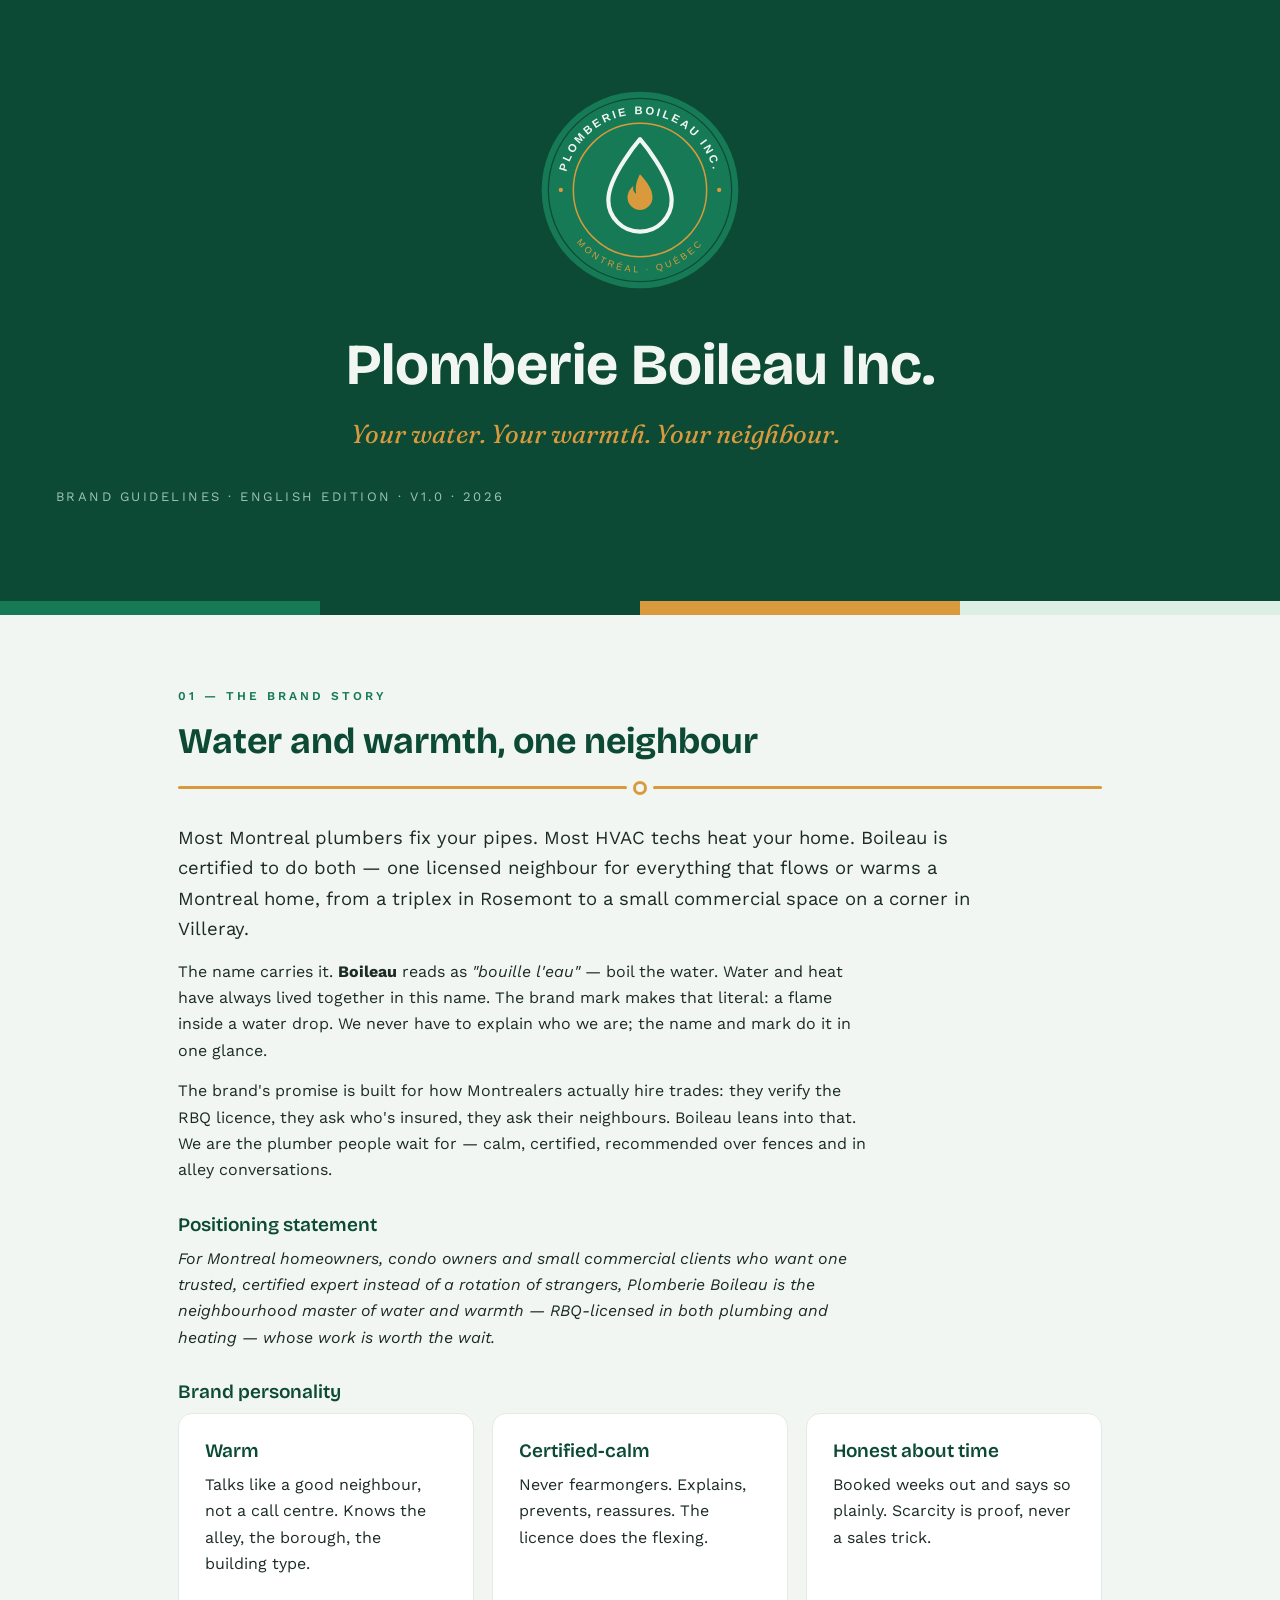
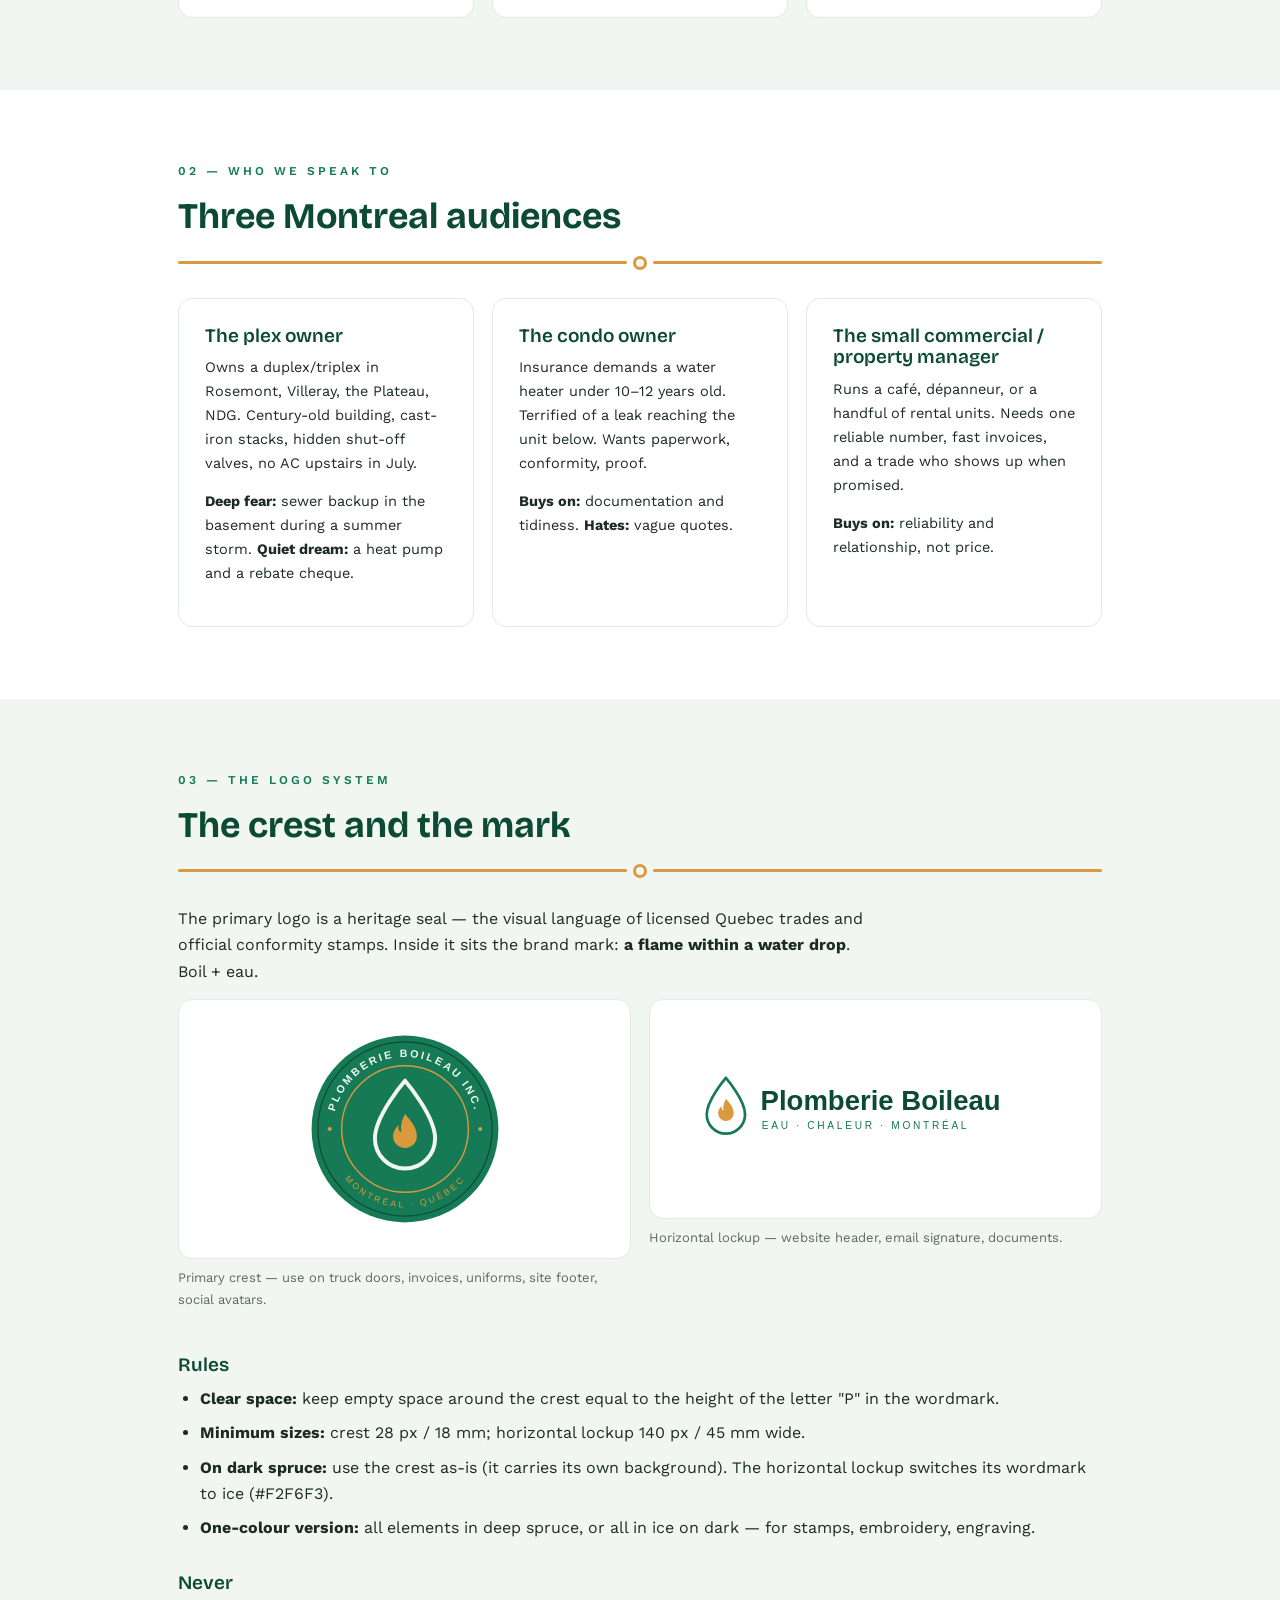
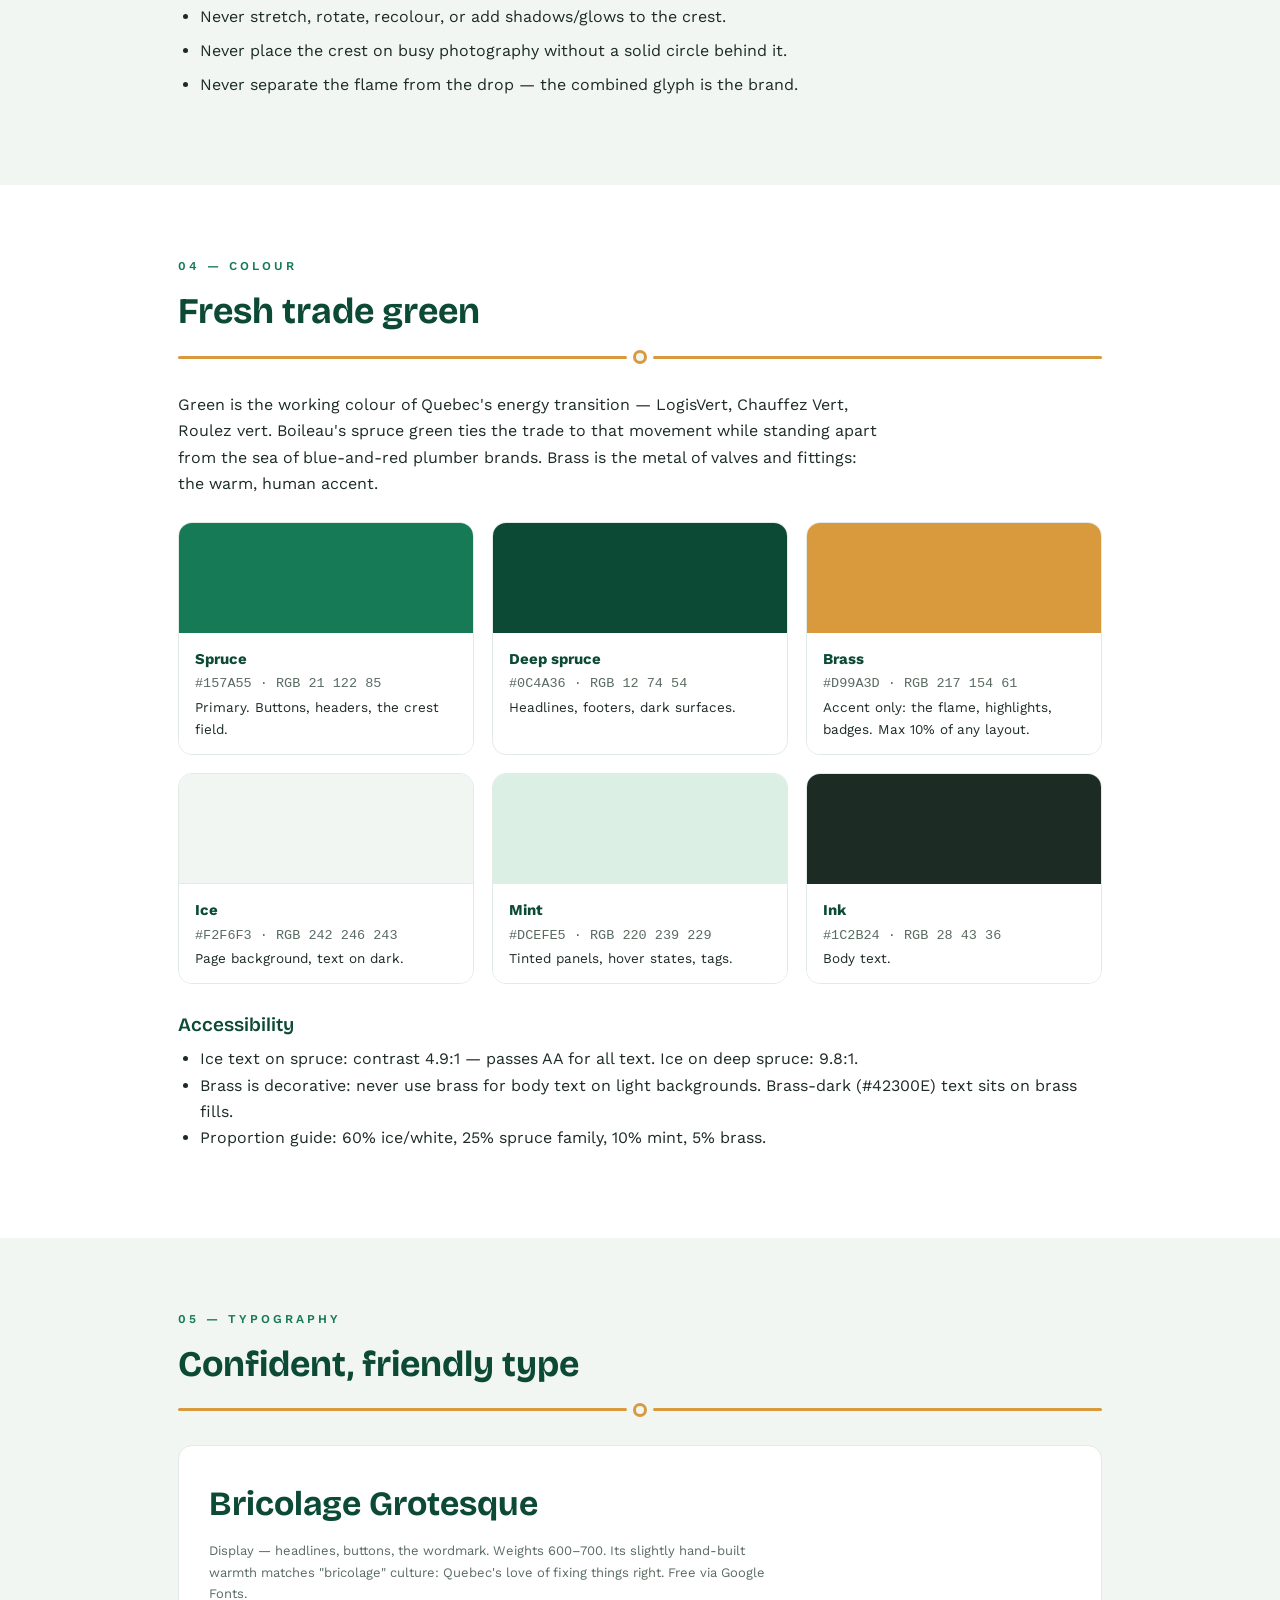
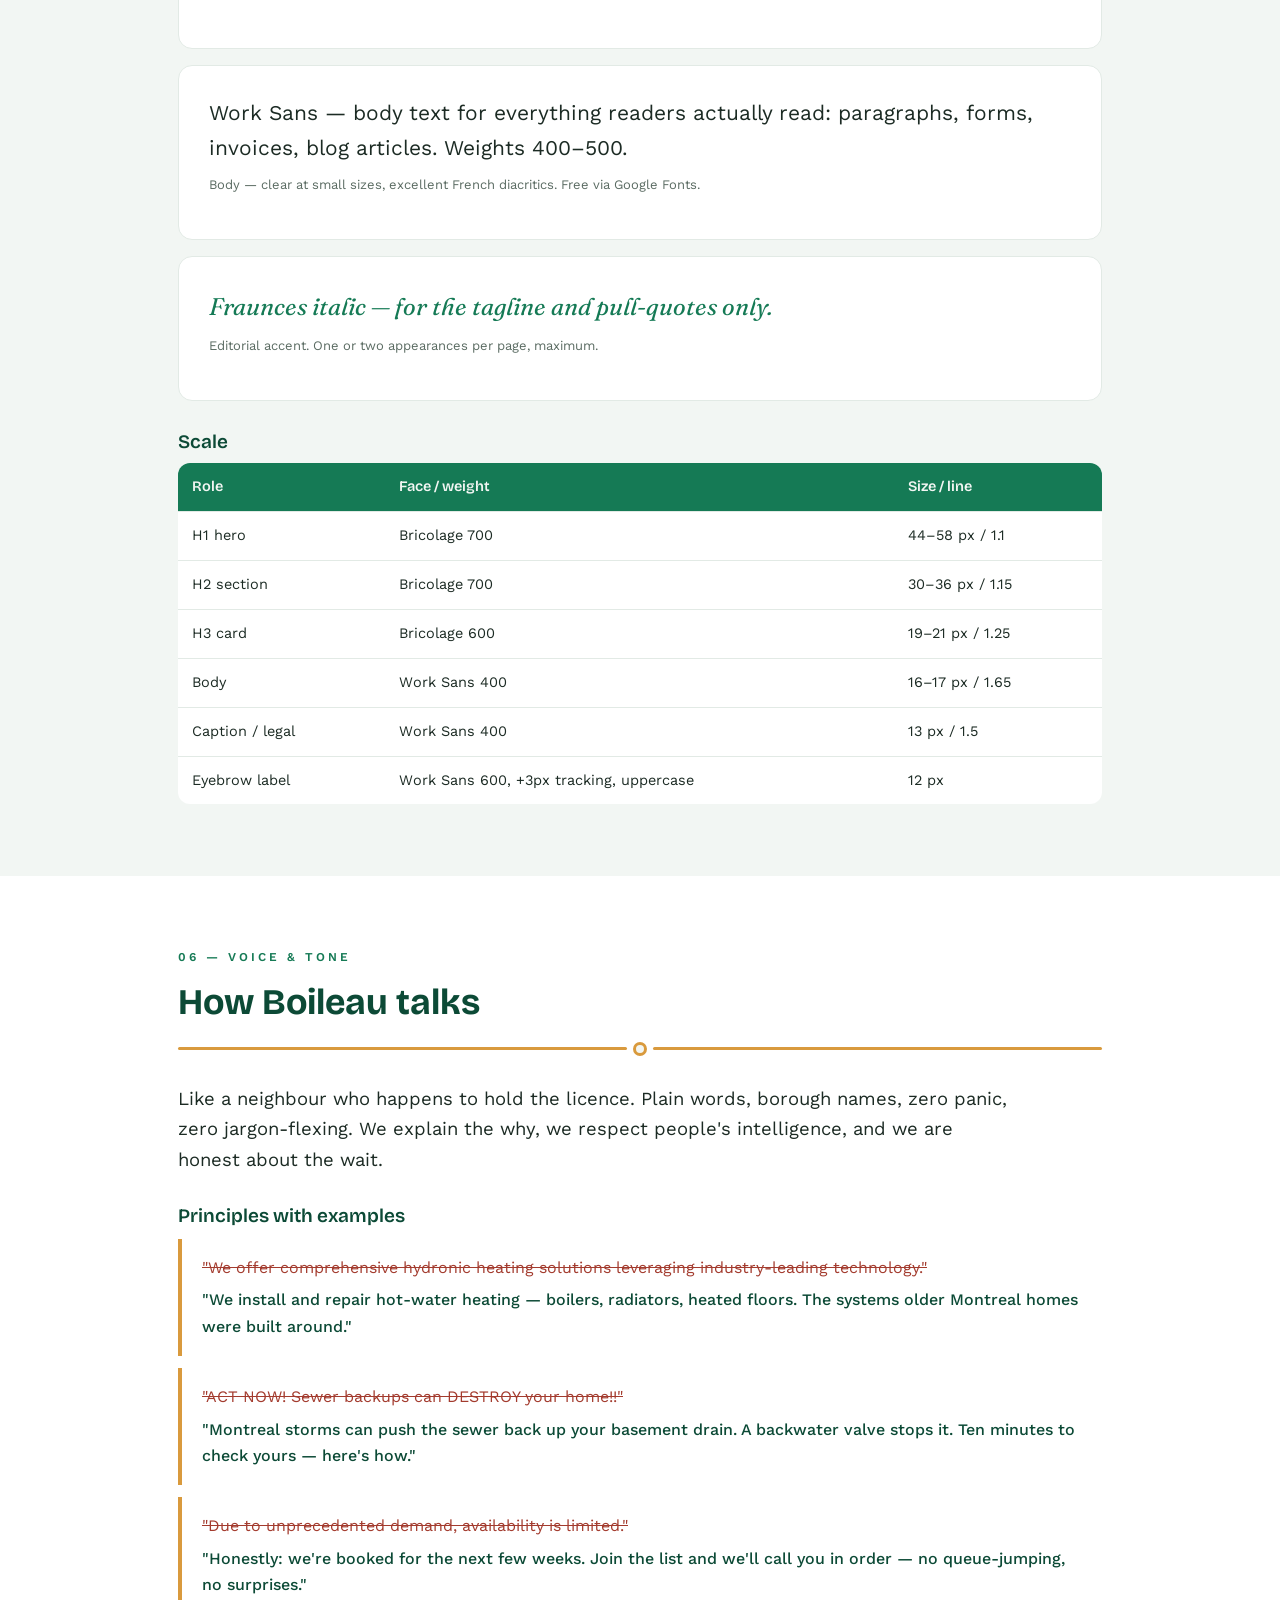
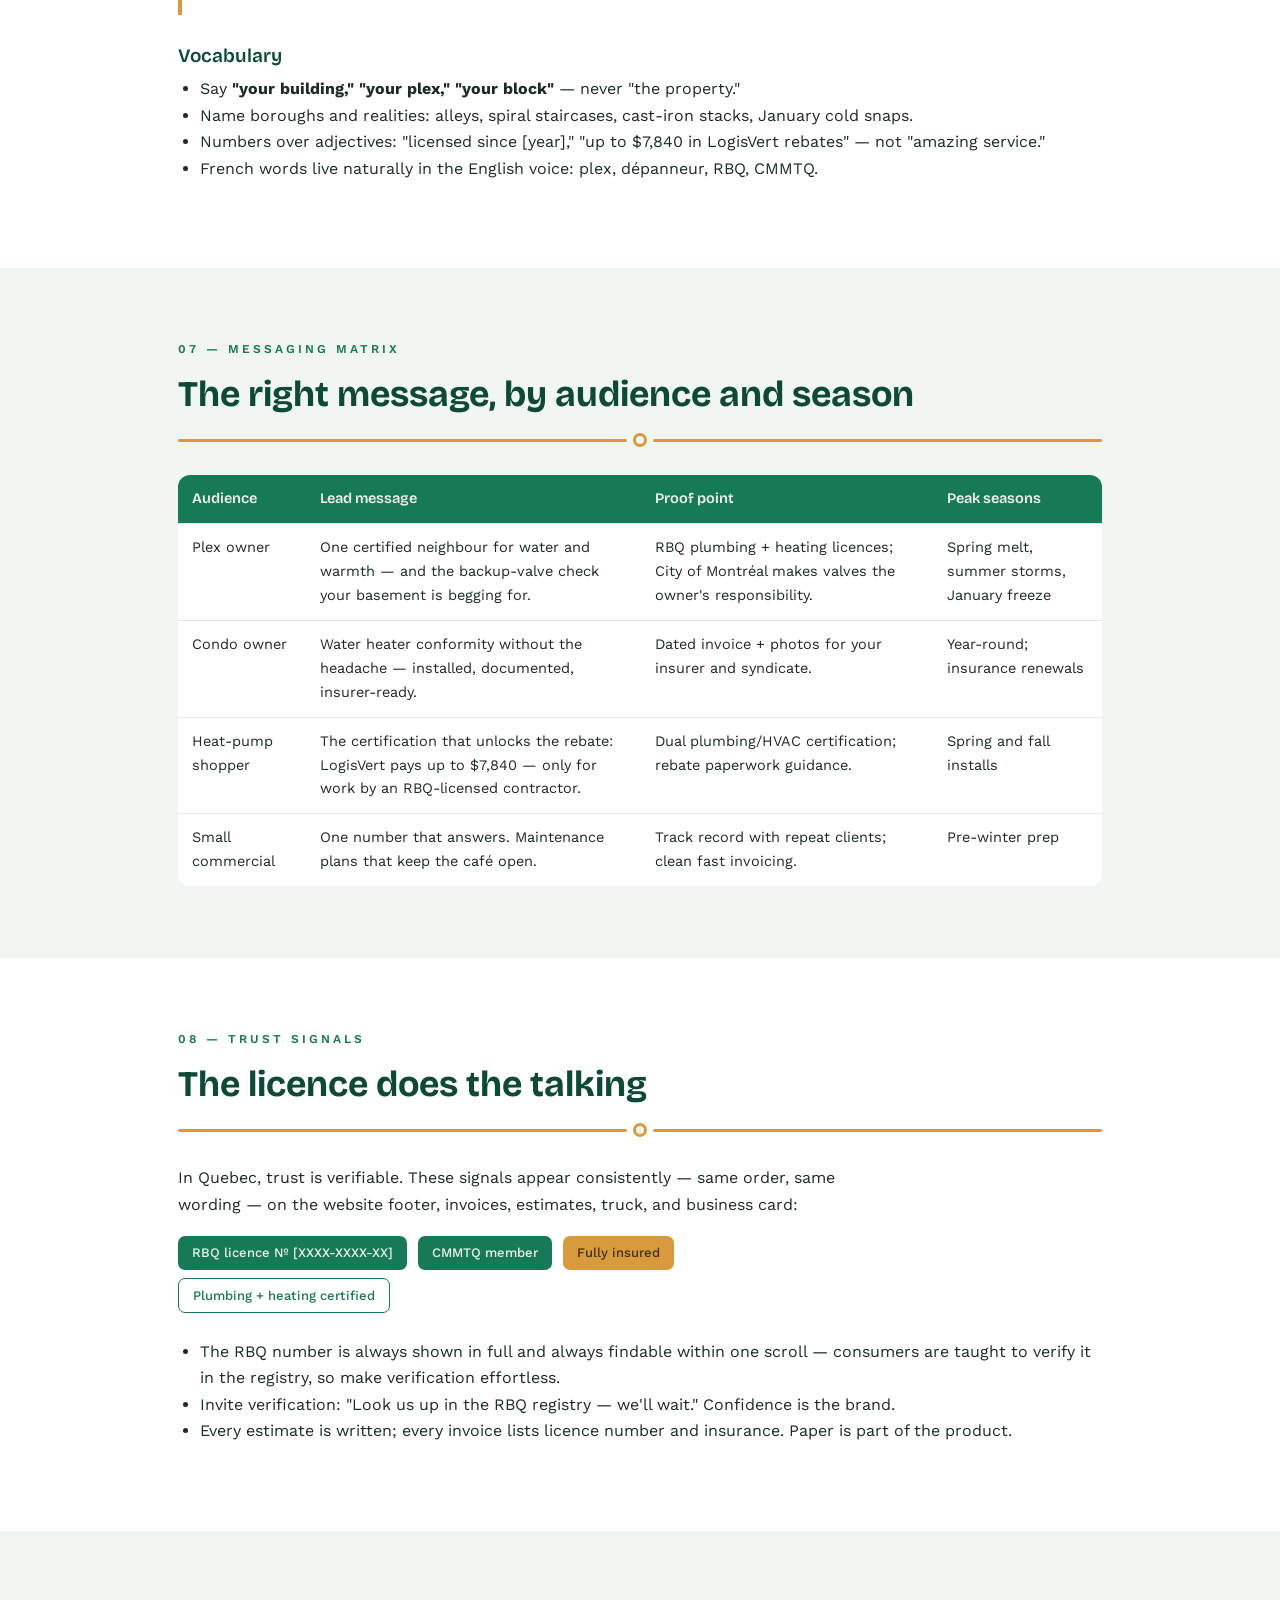
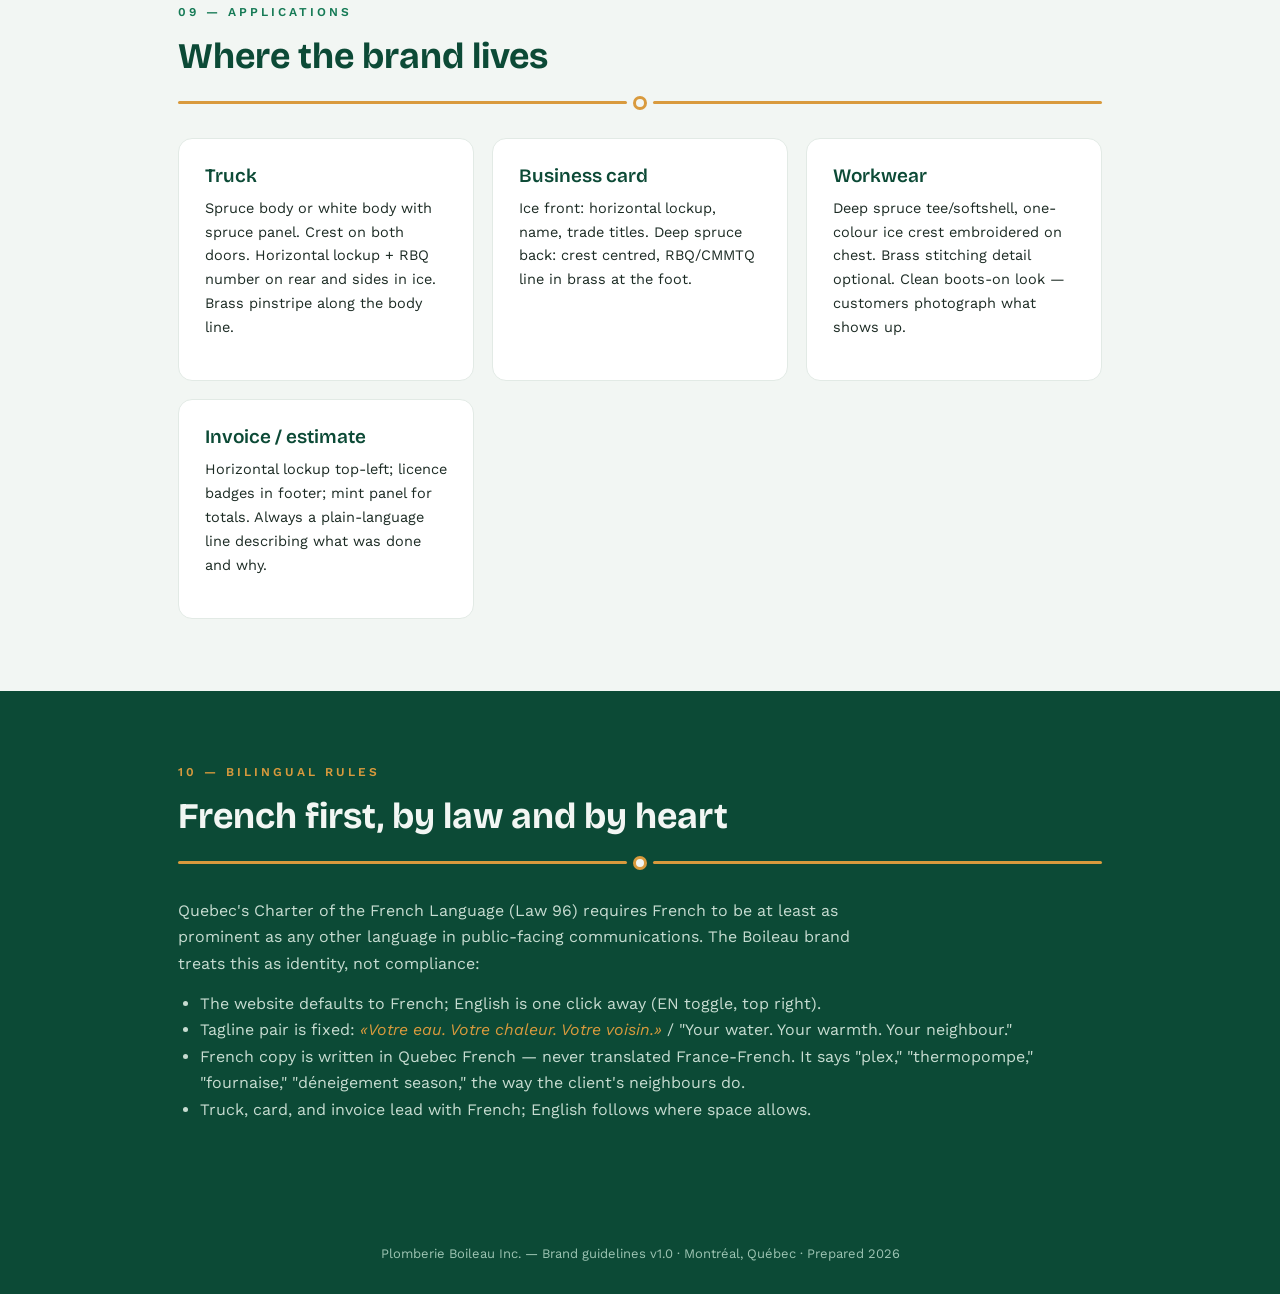
<file: brand-guidelines.html>
<!DOCTYPE html>
<html lang="en">
<head>
<meta charset="UTF-8">
<meta name="viewport" content="width=device-width, initial-scale=1.0">
<title>Plomberie Boileau — Brand Guidelines</title>
<link rel="preconnect" href="https://fonts.googleapis.com">
<link href="https://fonts.googleapis.com/css2?family=Bricolage+Grotesque:opsz,wght@12..96,400;12..96,500;12..96,600;12..96,700&family=Work+Sans:wght@400;500;600&family=Fraunces:ital,opsz,wght@1,9..144,500&display=swap" rel="stylesheet">
<style>
:root{
  --spruce:#157A55; --deep:#0C4A36; --brass:#D99A3D; --brass-dark:#42300E;
  --ice:#F2F6F3; --mint:#DCEFE5; --ink:#1C2B24; --paper:#FFFFFF; --muted:#5A6B62;
}
*{box-sizing:border-box;margin:0;padding:0}
body{font-family:'Work Sans',sans-serif;color:var(--ink);background:var(--ice);line-height:1.65;font-size:16px}
h1,h2,h3{font-family:'Bricolage Grotesque',sans-serif;line-height:1.15}
.wrap{max-width:980px;margin:0 auto;padding:0 28px}
section{padding:72px 0}
.eyebrow{font-size:12px;letter-spacing:3px;text-transform:uppercase;color:var(--spruce);font-weight:600;margin-bottom:14px}
.piperule{display:flex;align-items:center;gap:0;margin:0 0 28px}
.piperule::before,.piperule::after{content:"";height:3px;background:var(--brass);flex:1;border-radius:2px}
.piperule span{width:14px;height:14px;border:3px solid var(--brass);border-radius:50%;background:var(--ice);margin:0 6px;flex:none}
.cover{background:var(--deep);color:var(--ice);padding:90px 0 80px;text-align:center}
.cover img{width:200px;height:200px;margin-bottom:34px}
.cover h1{font-size:clamp(38px,6vw,58px);font-weight:700}
.cover .tag{font-family:'Fraunces',serif;font-style:italic;font-size:clamp(19px,3vw,26px);color:var(--brass);margin-top:14px}
.cover .meta{margin-top:30px;font-size:13px;letter-spacing:2.5px;text-transform:uppercase;color:#9DC4B3}
.band{display:flex;height:14px}
.band div{flex:1}
h2{font-size:clamp(26px,4vw,36px);font-weight:700;color:var(--deep);margin-bottom:18px}
h3{font-size:19px;font-weight:600;color:var(--deep);margin:30px 0 10px}
p{margin-bottom:14px;max-width:70ch}
.lead{font-size:18.5px}
.grid{display:grid;gap:18px}
.g2{grid-template-columns:repeat(auto-fit,minmax(280px,1fr))}
.g3{grid-template-columns:repeat(auto-fit,minmax(230px,1fr))}
.card{background:var(--paper);border-radius:14px;padding:26px;border:1px solid #E2EAE5}
.card h3{margin-top:0}
.swatch{border-radius:14px;overflow:hidden;border:1px solid #E2EAE5}
.swatch .chip{height:110px}
.swatch .info{background:var(--paper);padding:14px 16px;font-size:13.5px}
.swatch .info b{display:block;font-size:15px;color:var(--deep)}
.swatch .info code{color:var(--muted);font-family:monospace}
.donts li,.dos li{margin-bottom:8px}
ul{padding-left:22px;margin-bottom:14px}
.voice-ex{border-left:4px solid var(--brass);background:var(--paper);padding:16px 20px;border-radius:0 12px 12px 0;margin:12px 0}
.voice-ex .no{color:#A33B2E;text-decoration:line-through;display:block;margin-bottom:6px}
.voice-ex .yes{color:var(--deep);font-weight:500}
table{width:100%;border-collapse:collapse;background:var(--paper);border-radius:12px;overflow:hidden;font-size:14.5px}
th{background:var(--spruce);color:var(--ice);text-align:left;padding:12px 14px;font-family:'Bricolage Grotesque',sans-serif;font-weight:600}
td{padding:12px 14px;border-top:1px solid #E2EAE5;vertical-align:top}
.badge{display:inline-block;background:var(--spruce);color:var(--ice);padding:6px 14px;border-radius:7px;font-size:13px;font-weight:500;margin:0 6px 8px 0}
.badge.brass{background:var(--brass);color:var(--brass-dark)}
.badge.outline{background:transparent;border:1.5px solid var(--spruce);color:var(--spruce)}
.typespec{background:var(--paper);border-radius:14px;padding:30px;border:1px solid #E2EAE5;margin-bottom:16px}
footer{background:var(--deep);color:#9DC4B3;text-align:center;padding:34px;font-size:13px}
.logo-stage{background:var(--paper);border:1px solid #E2EAE5;border-radius:14px;padding:34px;display:flex;align-items:center;justify-content:center;min-height:220px}
.logo-stage.dark{background:var(--deep)}
.caption{font-size:13px;color:var(--muted);margin-top:8px}
</style>
</head>
<body>

<div class="cover">
  <img src="logo-crest.svg" alt="Plomberie Boileau crest">
  <h1>Plomberie Boileau Inc.</h1>
  <p class="tag">Your water. Your warmth. Your neighbour.</p>
  <p class="meta">Brand guidelines · English edition · v1.0 · 2026</p>
</div>
<div class="band"><div style="background:#157A55"></div><div style="background:#0C4A36"></div><div style="background:#D99A3D"></div><div style="background:#DCEFE5"></div></div>

<section><div class="wrap">
  <p class="eyebrow">01 — The brand story</p>
  <h2>Water and warmth, one neighbour</h2>
  <div class="piperule"><span></span></div>
  <p class="lead">Most Montreal plumbers fix your pipes. Most HVAC techs heat your home. Boileau is certified to do both — one licensed neighbour for everything that flows or warms a Montreal home, from a triplex in Rosemont to a small commercial space on a corner in Villeray.</p>
  <p>The name carries it. <strong>Boileau</strong> reads as <em>"bouille l'eau"</em> — boil the water. Water and heat have always lived together in this name. The brand mark makes that literal: a flame inside a water drop. We never have to explain who we are; the name and mark do it in one glance.</p>
  <p>The brand's promise is built for how Montrealers actually hire trades: they verify the RBQ licence, they ask who's insured, they ask their neighbours. Boileau leans into that. We are the plumber people wait for — calm, certified, recommended over fences and in alley conversations.</p>
  <h3>Positioning statement</h3>
  <p><em>For Montreal homeowners, condo owners and small commercial clients who want one trusted, certified expert instead of a rotation of strangers, Plomberie Boileau is the neighbourhood master of water and warmth — RBQ-licensed in both plumbing and heating — whose work is worth the wait.</em></p>
  <h3>Brand personality</h3>
  <div class="grid g3">
    <div class="card"><h3>Warm</h3><p>Talks like a good neighbour, not a call centre. Knows the alley, the borough, the building type.</p></div>
    <div class="card"><h3>Certified-calm</h3><p>Never fearmongers. Explains, prevents, reassures. The licence does the flexing.</p></div>
    <div class="card"><h3>Honest about time</h3><p>Booked weeks out and says so plainly. Scarcity is proof, never a sales trick.</p></div>
  </div>
</div></section>
<section style="background:var(--paper)"><div class="wrap">
  <p class="eyebrow">02 — Who we speak to</p>
  <h2>Three Montreal audiences</h2>
  <div class="piperule"><span></span></div>
  <div class="grid g3">
    <div class="card">
      <h3>The plex owner</h3>
      <p style="font-size:14.5px">Owns a duplex/triplex in Rosemont, Villeray, the Plateau, NDG. Century-old building, cast-iron stacks, hidden shut-off valves, no AC upstairs in July.</p>
      <p style="font-size:14.5px"><strong>Deep fear:</strong> sewer backup in the basement during a summer storm. <strong>Quiet dream:</strong> a heat pump and a rebate cheque.</p>
    </div>
    <div class="card">
      <h3>The condo owner</h3>
      <p style="font-size:14.5px">Insurance demands a water heater under 10–12 years old. Terrified of a leak reaching the unit below. Wants paperwork, conformity, proof.</p>
      <p style="font-size:14.5px"><strong>Buys on:</strong> documentation and tidiness. <strong>Hates:</strong> vague quotes.</p>
    </div>
    <div class="card">
      <h3>The small commercial / property manager</h3>
      <p style="font-size:14.5px">Runs a café, dépanneur, or a handful of rental units. Needs one reliable number, fast invoices, and a trade who shows up when promised.</p>
      <p style="font-size:14.5px"><strong>Buys on:</strong> reliability and relationship, not price.</p>
    </div>
  </div>
</div></section>

<section><div class="wrap">
  <p class="eyebrow">03 — The logo system</p>
  <h2>The crest and the mark</h2>
  <div class="piperule"><span></span></div>
  <p>The primary logo is a heritage seal — the visual language of licensed Quebec trades and official conformity stamps. Inside it sits the brand mark: <strong>a flame within a water drop</strong>. Boil + eau.</p>
  <div class="grid g2">
    <div>
      <div class="logo-stage"><img src="logo-crest.svg" alt="Primary crest" style="width:190px"></div>
      <p class="caption">Primary crest — use on truck doors, invoices, uniforms, site footer, social avatars.</p>
    </div>
    <div>
      <div class="logo-stage"><img src="logo-horizontal.svg" alt="Horizontal lockup" style="width:100%;max-width:420px"></div>
      <p class="caption">Horizontal lockup — website header, email signature, documents.</p>
    </div>
  </div>
  <h3>Rules</h3>
  <ul class="dos">
    <li><strong>Clear space:</strong> keep empty space around the crest equal to the height of the letter "P" in the wordmark.</li>
    <li><strong>Minimum sizes:</strong> crest 28 px / 18 mm; horizontal lockup 140 px / 45 mm wide.</li>
    <li><strong>On dark spruce:</strong> use the crest as-is (it carries its own background). The horizontal lockup switches its wordmark to ice (#F2F6F3).</li>
    <li><strong>One-colour version:</strong> all elements in deep spruce, or all in ice on dark — for stamps, embroidery, engraving.</li>
  </ul>
  <h3>Never</h3>
  <ul class="donts">
    <li>Never stretch, rotate, recolour, or add shadows/glows to the crest.</li>
    <li>Never place the crest on busy photography without a solid circle behind it.</li>
    <li>Never separate the flame from the drop — the combined glyph is the brand.</li>
  </ul>
</div></section>

<section style="background:var(--paper)"><div class="wrap">
  <p class="eyebrow">04 — Colour</p>
  <h2>Fresh trade green</h2>
  <div class="piperule"><span></span></div>
  <p>Green is the working colour of Quebec's energy transition — LogisVert, Chauffez Vert, Roulez vert. Boileau's spruce green ties the trade to that movement while standing apart from the sea of blue-and-red plumber brands. Brass is the metal of valves and fittings: the warm, human accent.</p>
  <div class="grid g3" style="margin-top:24px">
    <div class="swatch"><div class="chip" style="background:#157A55"></div><div class="info"><b>Spruce</b><code>#157A55 · RGB 21 122 85</code><br>Primary. Buttons, headers, the crest field.</div></div>
    <div class="swatch"><div class="chip" style="background:#0C4A36"></div><div class="info"><b>Deep spruce</b><code>#0C4A36 · RGB 12 74 54</code><br>Headlines, footers, dark surfaces.</div></div>
    <div class="swatch"><div class="chip" style="background:#D99A3D"></div><div class="info"><b>Brass</b><code>#D99A3D · RGB 217 154 61</code><br>Accent only: the flame, highlights, badges. Max 10% of any layout.</div></div>
    <div class="swatch"><div class="chip" style="background:#F2F6F3;border-bottom:1px solid #E2EAE5"></div><div class="info"><b>Ice</b><code>#F2F6F3 · RGB 242 246 243</code><br>Page background, text on dark.</div></div>
    <div class="swatch"><div class="chip" style="background:#DCEFE5"></div><div class="info"><b>Mint</b><code>#DCEFE5 · RGB 220 239 229</code><br>Tinted panels, hover states, tags.</div></div>
    <div class="swatch"><div class="chip" style="background:#1C2B24"></div><div class="info"><b>Ink</b><code>#1C2B24 · RGB 28 43 36</code><br>Body text.</div></div>
  </div>
  <h3>Accessibility</h3>
  <ul>
    <li>Ice text on spruce: contrast 4.9:1 — passes AA for all text. Ice on deep spruce: 9.8:1.</li>
    <li>Brass is decorative: never use brass for body text on light backgrounds. Brass-dark (#42300E) text sits on brass fills.</li>
    <li>Proportion guide: 60% ice/white, 25% spruce family, 10% mint, 5% brass.</li>
  </ul>
</div></section>
<section><div class="wrap">
  <p class="eyebrow">05 — Typography</p>
  <h2>Confident, friendly type</h2>
  <div class="piperule"><span></span></div>
  <div class="typespec">
    <p style="font-family:'Bricolage Grotesque';font-size:34px;font-weight:700;color:var(--deep);margin-bottom:6px">Bricolage Grotesque</p>
    <p class="caption">Display — headlines, buttons, the wordmark. Weights 600–700. Its slightly hand-built warmth matches "bricolage" culture: Quebec's love of fixing things right. Free via Google Fonts.</p>
  </div>
  <div class="typespec">
    <p style="font-size:21px;margin-bottom:6px">Work Sans — body text for everything readers actually read: paragraphs, forms, invoices, blog articles. Weights 400–500.</p>
    <p class="caption">Body — clear at small sizes, excellent French diacritics. Free via Google Fonts.</p>
  </div>
  <div class="typespec">
    <p style="font-family:'Fraunces';font-style:italic;font-size:24px;color:var(--spruce);margin-bottom:6px">Fraunces italic — for the tagline and pull-quotes only.</p>
    <p class="caption">Editorial accent. One or two appearances per page, maximum.</p>
  </div>
  <h3>Scale</h3>
  <table>
    <tr><th>Role</th><th>Face / weight</th><th>Size / line</th></tr>
    <tr><td>H1 hero</td><td>Bricolage 700</td><td>44–58 px / 1.1</td></tr>
    <tr><td>H2 section</td><td>Bricolage 700</td><td>30–36 px / 1.15</td></tr>
    <tr><td>H3 card</td><td>Bricolage 600</td><td>19–21 px / 1.25</td></tr>
    <tr><td>Body</td><td>Work Sans 400</td><td>16–17 px / 1.65</td></tr>
    <tr><td>Caption / legal</td><td>Work Sans 400</td><td>13 px / 1.5</td></tr>
    <tr><td>Eyebrow label</td><td>Work Sans 600, +3px tracking, uppercase</td><td>12 px</td></tr>
  </table>
</div></section>

<section style="background:var(--paper)"><div class="wrap">
  <p class="eyebrow">06 — Voice &amp; tone</p>
  <h2>How Boileau talks</h2>
  <div class="piperule"><span></span></div>
  <p class="lead">Like a neighbour who happens to hold the licence. Plain words, borough names, zero panic, zero jargon-flexing. We explain the why, we respect people's intelligence, and we are honest about the wait.</p>
  <h3>Principles with examples</h3>
  <div class="voice-ex"><span class="no">"We offer comprehensive hydronic heating solutions leveraging industry-leading technology."</span><span class="yes">"We install and repair hot-water heating — boilers, radiators, heated floors. The systems older Montreal homes were built around."</span></div>
  <div class="voice-ex"><span class="no">"ACT NOW! Sewer backups can DESTROY your home!!"</span><span class="yes">"Montreal storms can push the sewer back up your basement drain. A backwater valve stops it. Ten minutes to check yours — here's how."</span></div>
  <div class="voice-ex"><span class="no">"Due to unprecedented demand, availability is limited."</span><span class="yes">"Honestly: we're booked for the next few weeks. Join the list and we'll call you in order — no queue-jumping, no surprises."</span></div>
  <h3>Vocabulary</h3>
  <ul>
    <li>Say <strong>"your building," "your plex," "your block"</strong> — never "the property."</li>
    <li>Name boroughs and realities: alleys, spiral staircases, cast-iron stacks, January cold snaps.</li>
    <li>Numbers over adjectives: "licensed since [year]," "up to $7,840 in LogisVert rebates" — not "amazing service."</li>
    <li>French words live naturally in the English voice: plex, dépanneur, RBQ, CMMTQ.</li>
  </ul>
</div></section>

<section><div class="wrap">
  <p class="eyebrow">07 — Messaging matrix</p>
  <h2>The right message, by audience and season</h2>
  <div class="piperule"><span></span></div>
  <table>
    <tr><th>Audience</th><th>Lead message</th><th>Proof point</th><th>Peak seasons</th></tr>
    <tr><td>Plex owner</td><td>One certified neighbour for water and warmth — and the backup-valve check your basement is begging for.</td><td>RBQ plumbing + heating licences; City of Montréal makes valves the owner's responsibility.</td><td>Spring melt, summer storms, January freeze</td></tr>
    <tr><td>Condo owner</td><td>Water heater conformity without the headache — installed, documented, insurer-ready.</td><td>Dated invoice + photos for your insurer and syndicate.</td><td>Year-round; insurance renewals</td></tr>
    <tr><td>Heat-pump shopper</td><td>The certification that unlocks the rebate: LogisVert pays up to $7,840 — only for work by an RBQ-licensed contractor.</td><td>Dual plumbing/HVAC certification; rebate paperwork guidance.</td><td>Spring and fall installs</td></tr>
    <tr><td>Small commercial</td><td>One number that answers. Maintenance plans that keep the café open.</td><td>Track record with repeat clients; clean fast invoicing.</td><td>Pre-winter prep</td></tr>
  </table>
</div></section>

<section style="background:var(--paper)"><div class="wrap">
  <p class="eyebrow">08 — Trust signals</p>
  <h2>The licence does the talking</h2>
  <div class="piperule"><span></span></div>
  <p>In Quebec, trust is verifiable. These signals appear consistently — same order, same wording — on the website footer, invoices, estimates, truck, and business card:</p>
  <p style="margin:18px 0">
    <span class="badge">RBQ licence № [XXXX-XXXX-XX]</span>
    <span class="badge">CMMTQ member</span>
    <span class="badge brass">Fully insured</span>
    <span class="badge outline">Plumbing + heating certified</span>
  </p>
  <ul>
    <li>The RBQ number is always shown in full and always findable within one scroll — consumers are taught to verify it in the registry, so make verification effortless.</li>
    <li>Invite verification: "Look us up in the RBQ registry — we'll wait." Confidence is the brand.</li>
    <li>Every estimate is written; every invoice lists licence number and insurance. Paper is part of the product.</li>
  </ul>
</div></section>

<section><div class="wrap">
  <p class="eyebrow">09 — Applications</p>
  <h2>Where the brand lives</h2>
  <div class="piperule"><span></span></div>
  <div class="grid g2">
    <div class="card"><h3>Truck</h3><p style="font-size:14.5px">Spruce body or white body with spruce panel. Crest on both doors. Horizontal lockup + RBQ number on rear and sides in ice. Brass pinstripe along the body line.</p></div>
    <div class="card"><h3>Business card</h3><p style="font-size:14.5px">Ice front: horizontal lockup, name, trade titles. Deep spruce back: crest centred, RBQ/CMMTQ line in brass at the foot.</p></div>
    <div class="card"><h3>Workwear</h3><p style="font-size:14.5px">Deep spruce tee/softshell, one-colour ice crest embroidered on chest. Brass stitching detail optional. Clean boots-on look — customers photograph what shows up.</p></div>
    <div class="card"><h3>Invoice / estimate</h3><p style="font-size:14.5px">Horizontal lockup top-left; licence badges in footer; mint panel for totals. Always a plain-language line describing what was done and why.</p></div>
  </div>
</div></section>

<section style="background:var(--deep)"><div class="wrap" style="color:var(--ice)">
  <p class="eyebrow" style="color:var(--brass)">10 — Bilingual rules</p>
  <h2 style="color:var(--ice)">French first, by law and by heart</h2>
  <div class="piperule"><span></span></div>
  <p style="color:#C7DCD1">Quebec's Charter of the French Language (Law 96) requires French to be at least as prominent as any other language in public-facing communications. The Boileau brand treats this as identity, not compliance:</p>
  <ul style="color:#C7DCD1">
    <li>The website defaults to French; English is one click away (EN toggle, top right).</li>
    <li>Tagline pair is fixed: <em style="color:var(--brass)">«Votre eau. Votre chaleur. Votre voisin.»</em> / "Your water. Your warmth. Your neighbour."</li>
    <li>French copy is written in Quebec French — never translated France-French. It says "plex," "thermopompe," "fournaise," "déneigement season," the way the client's neighbours do.</li>
    <li>Truck, card, and invoice lead with French; English follows where space allows.</li>
  </ul>
</div></section>

<footer>Plomberie Boileau Inc. — Brand guidelines v1.0 · Montréal, Québec · Prepared 2026</footer>
</body>
</html>
</file>
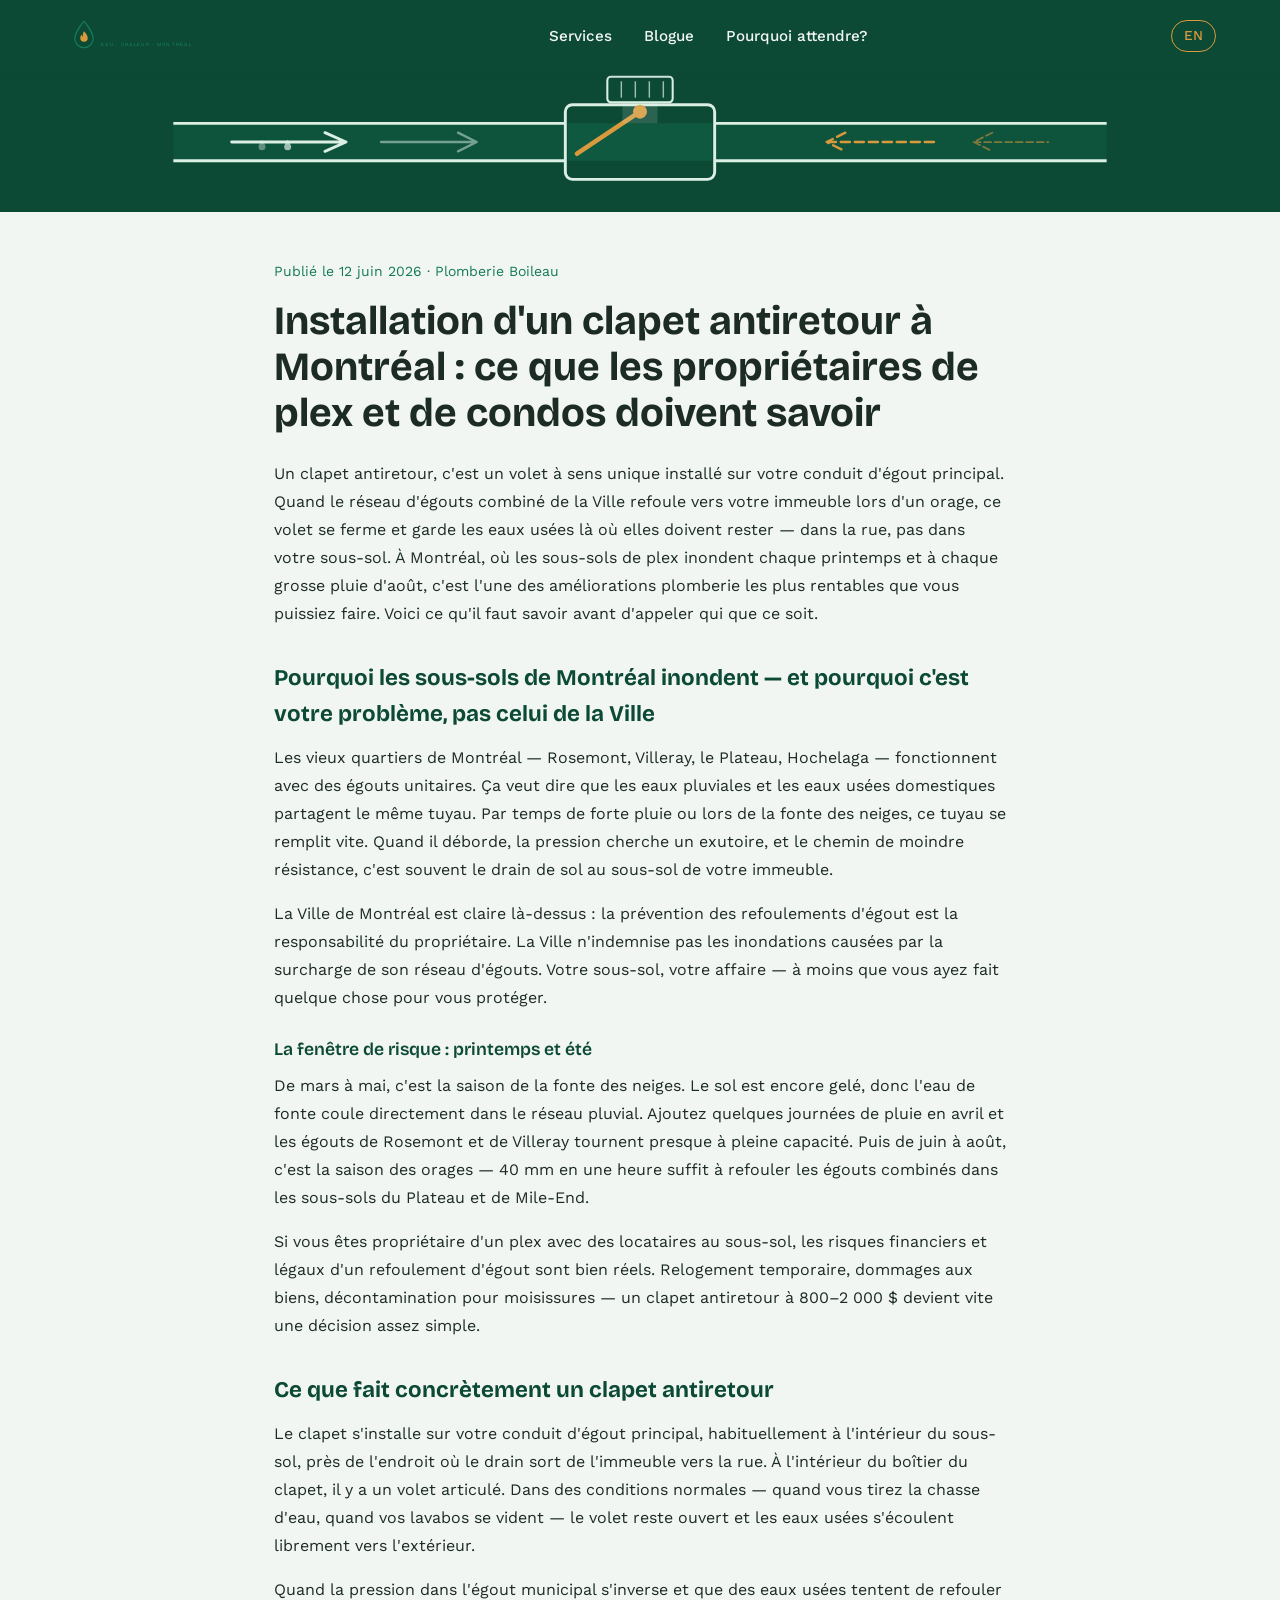
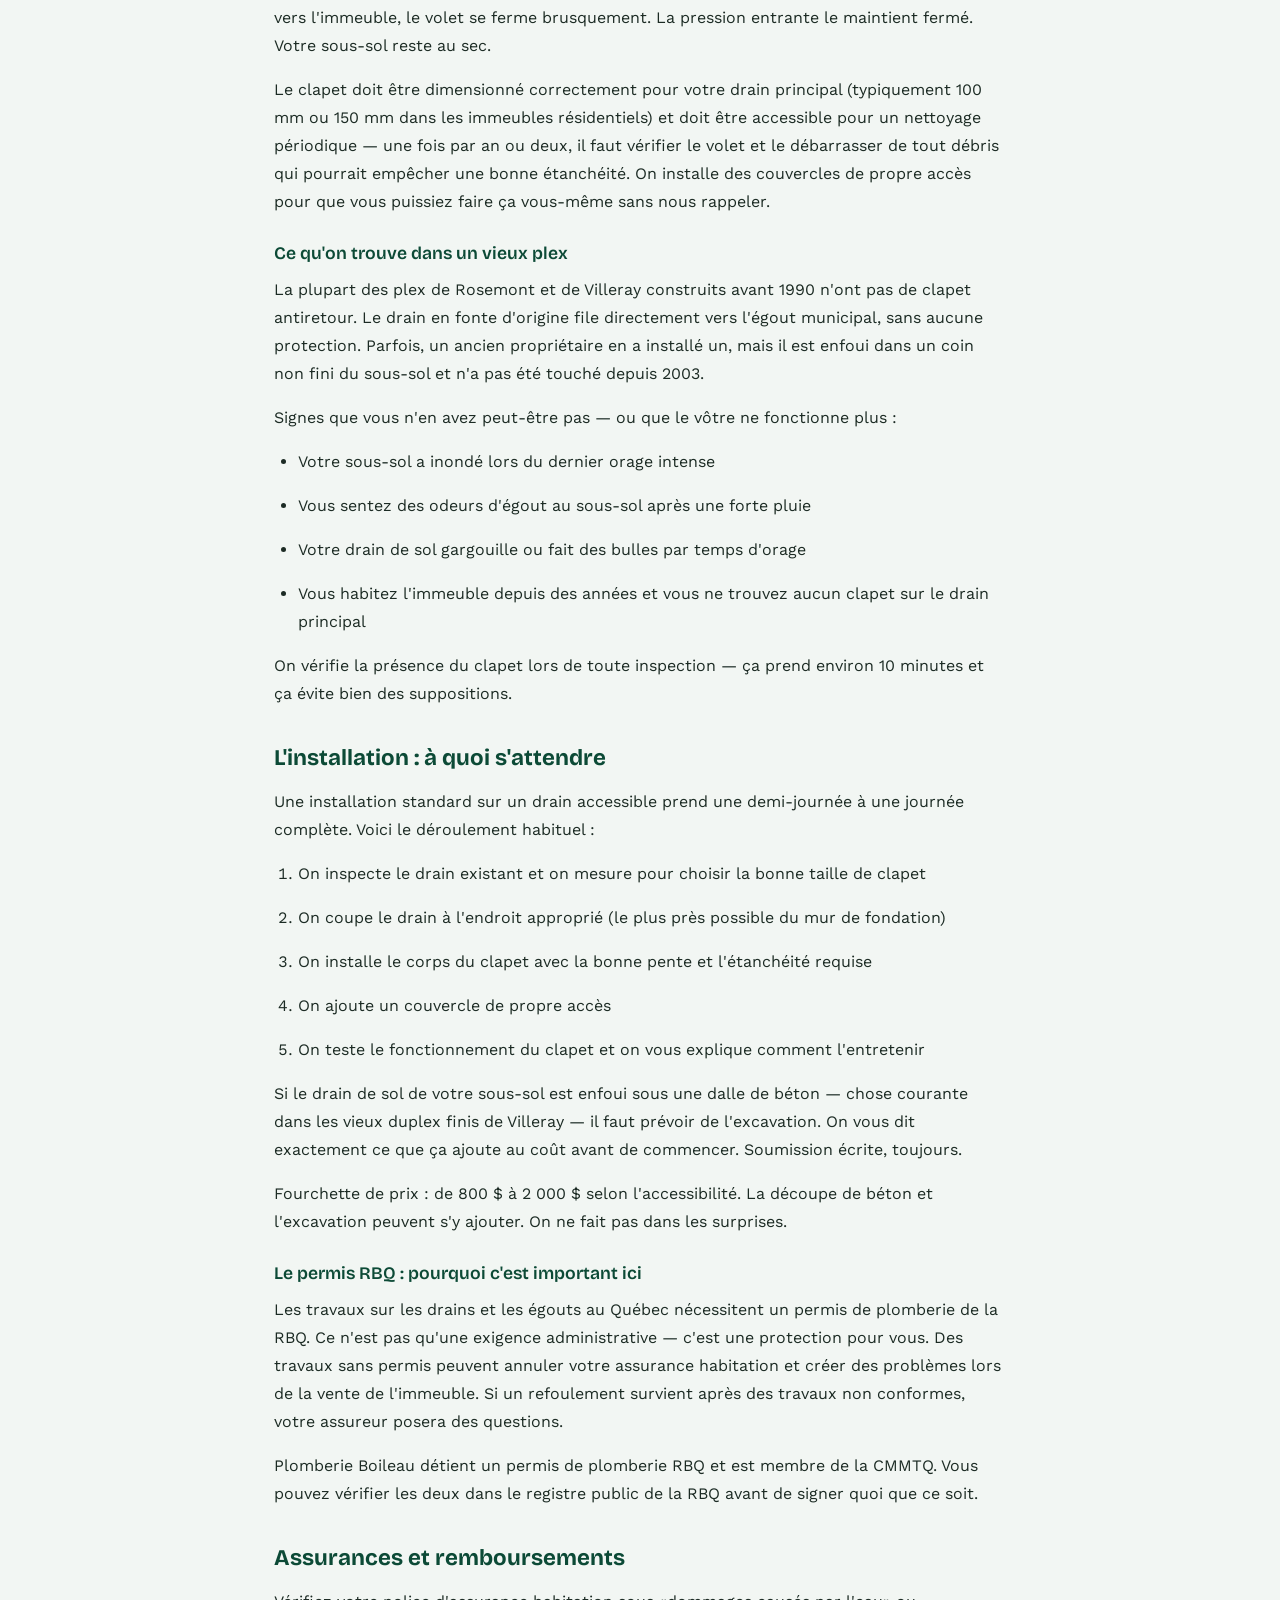
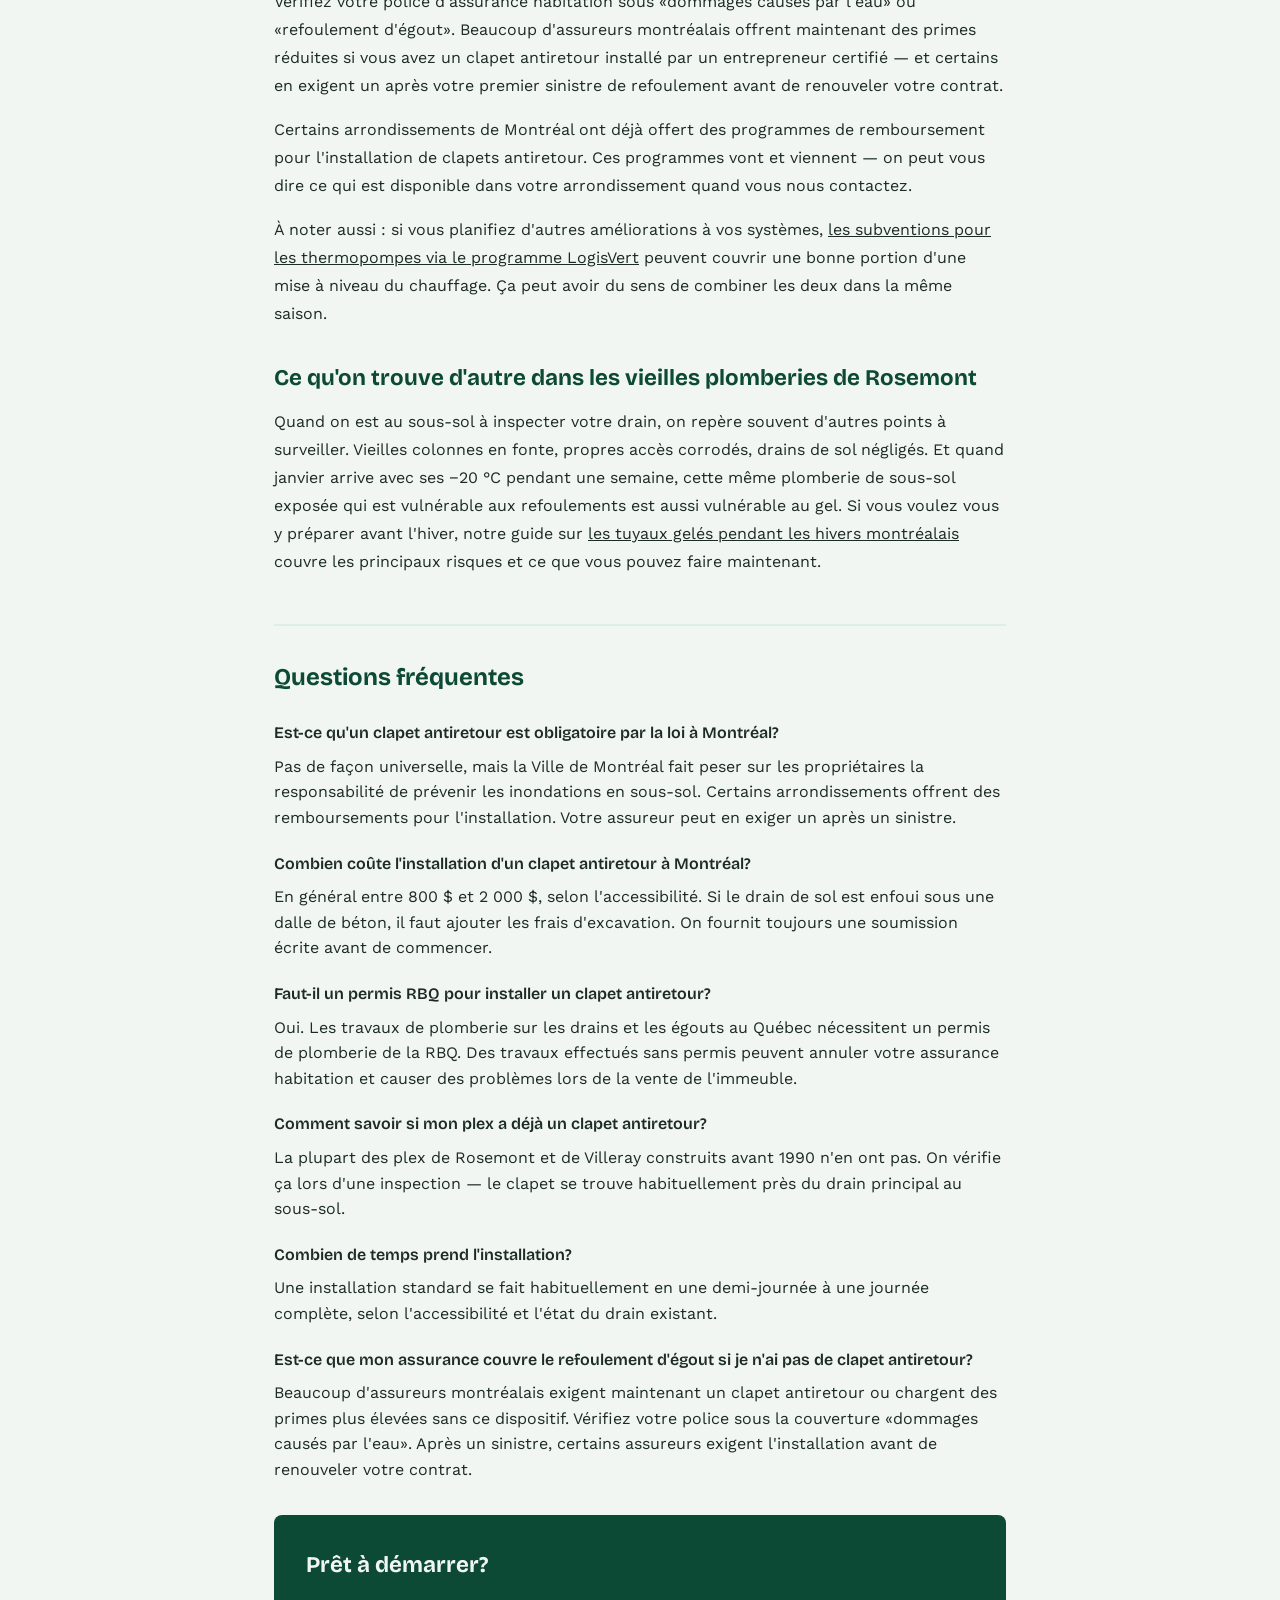
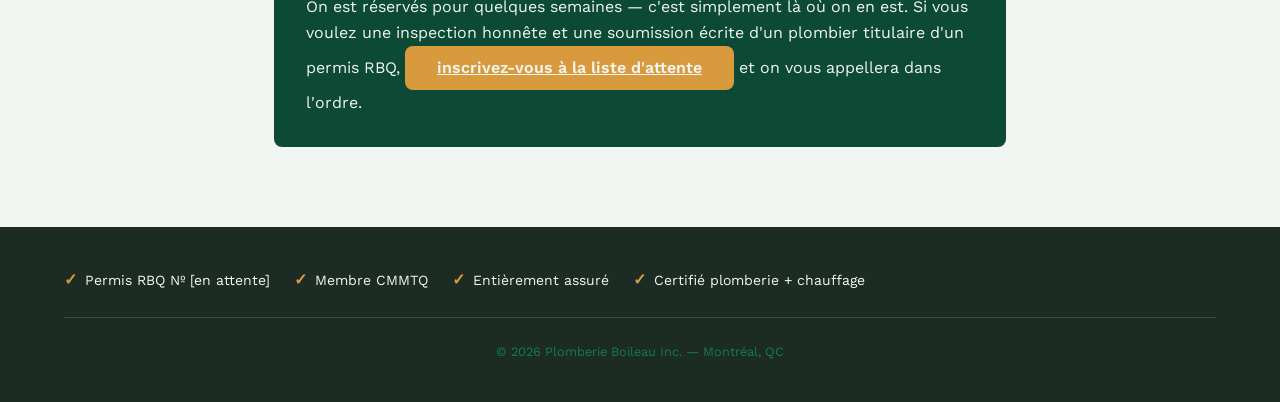
<file: blogue/clapet-antiretour-refoulement-egout-montreal.html>
<!DOCTYPE html>
<html lang="fr">
<head>
  <meta charset="UTF-8">
  <meta name="viewport" content="width=device-width, initial-scale=1.0">
  <title>Installation d'un clapet antiretour à Montréal : ce que les propriétaires de plex et de condos doivent savoir | Plomberie Boileau</title>
  <meta name="description" content="Les égouts de Montréal refluent lors des orages. Voici ce qu'un clapet antiretour fait, qui en a besoin et ce que coûte l'installation — par un plombier RBQ.">
  <link rel="canonical" href="https://plomberieboileau.ca/blogue/clapet-antiretour-refoulement-egout-montreal.html">

  <!-- Open Graph -->
  <meta property="og:title" content="Installation d'un clapet antiretour à Montréal : ce que les propriétaires de plex et de condos doivent savoir">
  <meta property="og:description" content="Les égouts de Montréal refluent lors des orages. Voici ce qu'un clapet antiretour fait, qui en a besoin et ce que coûte l'installation — par un plombier RBQ.">
  <meta property="og:locale" content="fr_CA">
  <meta property="og:type" content="article">
  <meta property="og:url" content="https://plomberieboileau.ca/blogue/clapet-antiretour-refoulement-egout-montreal.html">

  <!-- hreflang -->
  <link rel="alternate" hreflang="fr" href="https://plomberieboileau.ca/blogue/clapet-antiretour-refoulement-egout-montreal.html">
  <link rel="alternate" hreflang="en" href="https://plomberieboileau.ca/en/blog/backwater-valve-sewer-backup-montreal.html">

  <!-- Google Fonts -->
  <link rel="preconnect" href="https://fonts.googleapis.com">
  <link rel="preconnect" href="https://fonts.gstatic.com" crossorigin>
  <link href="https://fonts.googleapis.com/css2?family=Bricolage+Grotesque:wght@600;700&family=Work+Sans:wght@400;500&family=Fraunces:ital@1&display=swap" rel="stylesheet">

  <link rel="stylesheet" href="../css/main.css">

  <style>
    .post-body h2 { font-family: var(--font-display); font-weight: 700; color: var(--deep-spruce); font-size: 1.4rem; margin: 2rem 0 0.75rem; }
    .post-body h3 { font-family: var(--font-display); font-weight: 600; color: var(--deep-spruce); font-size: 1.1rem; margin: 1.5rem 0 0.5rem; }
    .post-body p, .post-body li { line-height: 1.75; margin-bottom: 1rem; }
    .post-body ul, .post-body ol { margin-left: 1.5rem; margin-bottom: 1rem; }
    .faq-section { margin-top: 3rem; border-top: 2px solid var(--mint); padding-top: 2rem; }
    .faq-section h2 { font-family: var(--font-display); font-weight: 700; color: var(--deep-spruce); font-size: 1.5rem; margin-bottom: 1.5rem; }
    .faq-section h3 { font-family: var(--font-display); font-weight: 600; color: var(--ink); font-size: 1rem; margin: 1.25rem 0 0.5rem; }
  </style>

  <!-- LocalBusiness JSON-LD -->
  <script type="application/ld+json">
  {
    "@context": "https://schema.org",
    "@type": "Plumber",
    "name": "Plomberie Boileau Inc.",
    "description": "Plombier et spécialiste en chauffage à Montréal. Permis RBQ, membre CMMTQ.",
    "url": "https://plomberieboileau.ca",
    "telephone": "[placeholder]",
    "address": {
      "@type": "PostalAddress",
      "addressLocality": "Montréal",
      "addressRegion": "QC",
      "addressCountry": "CA"
    },
    "areaServed": {
      "@type": "City",
      "name": "Montréal"
    }
  }
  </script>

  <!-- FAQPage JSON-LD -->
  <script type="application/ld+json">
  {
    "@context": "https://schema.org",
    "@type": "FAQPage",
    "mainEntity": [
      {
        "@type": "Question",
        "name": "Est-ce qu'un clapet antiretour est obligatoire par la loi à Montréal?",
        "acceptedAnswer": {
          "@type": "Answer",
          "text": "Pas de façon universelle, mais la Ville de Montréal fait peser sur les propriétaires la responsabilité de prévenir les inondations en sous-sol. Certains arrondissements offrent des remboursements pour l'installation. Votre assureur peut en exiger un après un sinistre."
        }
      },
      {
        "@type": "Question",
        "name": "Combien coûte l'installation d'un clapet antiretour à Montréal?",
        "acceptedAnswer": {
          "@type": "Answer",
          "text": "En général entre 800 $ et 2 000 $, selon l'accessibilité. Si le drain de sol est enfoui sous une dalle de béton, il faut ajouter les frais d'excavation. On fournit toujours une soumission écrite avant de commencer."
        }
      },
      {
        "@type": "Question",
        "name": "Faut-il un permis RBQ pour installer un clapet antiretour?",
        "acceptedAnswer": {
          "@type": "Answer",
          "text": "Oui. Les travaux de plomberie sur les drains et les égouts au Québec nécessitent un permis de plomberie de la RBQ. Des travaux effectués sans permis peuvent annuler votre assurance habitation et causer des problèmes lors de la vente de l'immeuble."
        }
      },
      {
        "@type": "Question",
        "name": "Comment savoir si mon plex a déjà un clapet antiretour?",
        "acceptedAnswer": {
          "@type": "Answer",
          "text": "La plupart des plex de Rosemont et de Villeray construits avant 1990 n'en ont pas. On vérifie ça lors d'une inspection — le clapet se trouve habituellement près du drain principal au sous-sol."
        }
      },
      {
        "@type": "Question",
        "name": "Combien de temps prend l'installation?",
        "acceptedAnswer": {
          "@type": "Answer",
          "text": "Une installation standard se fait habituellement en une demi-journée à une journée complète, selon l'accessibilité et l'état du drain existant."
        }
      },
      {
        "@type": "Question",
        "name": "Est-ce que mon assurance couvre le refoulement d'égout si je n'ai pas de clapet antiretour?",
        "acceptedAnswer": {
          "@type": "Answer",
          "text": "Beaucoup d'assureurs montréalais exigent maintenant un clapet antiretour ou chargent des primes plus élevées sans ce dispositif. Vérifiez votre police sous la couverture «dommages causés par l'eau». Après un sinistre, certains assureurs exigent l'installation avant de renouveler votre contrat."
        }
      }
    ]
  }
  </script>
</head>
<body>

  <!-- Navigation -->
  <header class="site-header">
    <nav class="container" aria-label="Navigation principale">
      <a href="/" class="nav-logo" aria-label="Plomberie Boileau — accueil">
        <svg xmlns="http://www.w3.org/2000/svg" viewBox="0 0 640 140" role="img" aria-labelledby="logo-title-ca" height="56">
          <title id="logo-title-ca">Plomberie Boileau — logo horizontal</title>
          <style>@import url('https://fonts.googleapis.com/css2?family=Bricolage+Grotesque:wght@500;600;700&amp;display=swap'); .wm{font-family:'Bricolage Grotesque','Avenir Next','Helvetica Neue',Arial,sans-serif;}</style>
          <g>
            <path d="M70 18 C70 18 38 55 38 79 a32 32 0 0 0 64 0 C102 55 70 18 70 18 Z" fill="none" stroke="#157A55" stroke-width="4.5" stroke-linejoin="round"/>
            <path d="M70 53 c8 9 13 15 13 24 a13 13 0 0 1 -26 0 c0 -6 3 -9 6 -12 c-1 4 1 7 3 8 c-1.5 -7 1 -14 4 -20 Z" fill="#D99A3D"/>
          </g>
          <text x="128" y="72" class="wm" font-weight="700" font-size="46" fill="#0C4A36">Plomberie Boileau</text>
          <text x="130" y="104" class="wm" font-weight="500" font-size="17" letter-spacing="4.5" fill="#157A55">EAU · CHALEUR · MONTRÉAL</text>
        </svg>
      </a>
      <ul class="nav-links">
        <li><a href="/#services">Services</a></li>
        <li><a href="/blogue/">Blogue</a></li>
        <li><a href="/#why-wait">Pourquoi attendre?</a></li>
      </ul>
      <a href="/en/blog/backwater-valve-sewer-backup-montreal.html" class="lang-toggle" aria-label="Read in English">EN</a>
    </nav>
  </header>

<div class="article-hero-band" aria-hidden="true">
  <svg viewBox="0 0 800 120" fill="none" xmlns="http://www.w3.org/2000/svg">
    <rect x="0" y="44" width="800" height="32" fill="#157A55" opacity="0.2"/>
    <line x1="0" y1="44" x2="800" y2="44" stroke="#DCEFE5" stroke-width="2.5"/>
    <line x1="0" y1="76" x2="800" y2="76" stroke="#DCEFE5" stroke-width="2.5"/>
    <rect x="336" y="28" width="128" height="64" rx="6" fill="#0C4A36" stroke="#DCEFE5" stroke-width="2.5"/>
    <rect x="338" y="44" width="124" height="32" fill="#157A55" opacity="0.3"/>
    <line x1="400" y1="34" x2="346" y2="70" stroke="#D99A3D" stroke-width="4" stroke-linecap="round"/>
    <circle cx="400" cy="34" r="6" fill="#D99A3D"/>
    <path d="M50 60 L148 60 M130 52 L148 60 L130 68" stroke="#DCEFE5" stroke-width="2.5" stroke-linecap="round" stroke-linejoin="round" fill="none"/>
    <path d="M178 60 L260 60 M244 52 L260 60 L244 68" stroke="#DCEFE5" stroke-width="2" stroke-linecap="round" stroke-linejoin="round" fill="none" opacity="0.5"/>
    <path d="M560 60 L656 60 M576 52 L560 60 L576 68" stroke="#D99A3D" stroke-width="2" stroke-dasharray="8 4" stroke-linecap="round" stroke-linejoin="round" fill="none"/>
    <path d="M686 60 L750 60 M702 52 L686 60 L702 68" stroke="#D99A3D" stroke-width="1.5" stroke-dasharray="6 3" stroke-linecap="round" stroke-linejoin="round" fill="none" opacity="0.55"/>
    <rect x="372" y="4" width="56" height="22" rx="3" fill="none" stroke="#DCEFE5" stroke-width="1.75"/>
    <line x1="384" y1="8" x2="384" y2="22" stroke="#DCEFE5" stroke-width="1.25" opacity="0.7"/>
    <line x1="396" y1="8" x2="396" y2="22" stroke="#DCEFE5" stroke-width="1.25" opacity="0.7"/>
    <line x1="408" y1="8" x2="408" y2="22" stroke="#DCEFE5" stroke-width="1.25" opacity="0.7"/>
    <line x1="420" y1="8" x2="420" y2="22" stroke="#DCEFE5" stroke-width="1.25" opacity="0.7"/>
    <rect x="385" y="26" width="30" height="18" fill="#DCEFE5" opacity="0.15"/>
    <path d="M98 58 C98 58 95 62 95 64 a3 3 0 0 0 6 0 C101 62 98 58 98 58 Z" fill="#DCEFE5" opacity="0.7"/>
    <path d="M76 58 C76 58 73 62 73 64 a3 3 0 0 0 6 0 C79 62 76 58 76 58 Z" fill="#DCEFE5" opacity="0.4"/>
  </svg>
</div>

  <main>
    <article class="blog-post">
      <div class="container" style="max-width:780px">

        <header>
          <p class="post-meta" style="color:var(--spruce);font-size:0.875rem;margin-bottom:0.5rem">Publié le 12 juin 2026 · Plomberie Boileau</p>
          <h1>Installation d'un clapet antiretour à Montréal : ce que les propriétaires de plex et de condos doivent savoir</h1>
        </header>

        <div class="post-body">

          <p>Un clapet antiretour, c'est un volet à sens unique installé sur votre conduit d'égout principal. Quand le réseau d'égouts combiné de la Ville refoule vers votre immeuble lors d'un orage, ce volet se ferme et garde les eaux usées là où elles doivent rester — dans la rue, pas dans votre sous-sol. À Montréal, où les sous-sols de plex inondent chaque printemps et à chaque grosse pluie d'août, c'est l'une des améliorations plomberie les plus rentables que vous puissiez faire. Voici ce qu'il faut savoir avant d'appeler qui que ce soit.</p>

          <section class="reveal">
            <h2>Pourquoi les sous-sols de Montréal inondent — et pourquoi c'est votre problème, pas celui de la Ville</h2>
            <p>Les vieux quartiers de Montréal — Rosemont, Villeray, le Plateau, Hochelaga — fonctionnent avec des égouts unitaires. Ça veut dire que les eaux pluviales et les eaux usées domestiques partagent le même tuyau. Par temps de forte pluie ou lors de la fonte des neiges, ce tuyau se remplit vite. Quand il déborde, la pression cherche un exutoire, et le chemin de moindre résistance, c'est souvent le drain de sol au sous-sol de votre immeuble.</p>
            <p>La Ville de Montréal est claire là-dessus : la prévention des refoulements d'égout est la responsabilité du propriétaire. La Ville n'indemnise pas les inondations causées par la surcharge de son réseau d'égouts. Votre sous-sol, votre affaire — à moins que vous ayez fait quelque chose pour vous protéger.</p>

            <h3>La fenêtre de risque : printemps et été</h3>
            <p>De mars à mai, c'est la saison de la fonte des neiges. Le sol est encore gelé, donc l'eau de fonte coule directement dans le réseau pluvial. Ajoutez quelques journées de pluie en avril et les égouts de Rosemont et de Villeray tournent presque à pleine capacité. Puis de juin à août, c'est la saison des orages — 40 mm en une heure suffit à refouler les égouts combinés dans les sous-sols du Plateau et de Mile-End.</p>
            <p>Si vous êtes propriétaire d'un plex avec des locataires au sous-sol, les risques financiers et légaux d'un refoulement d'égout sont bien réels. Relogement temporaire, dommages aux biens, décontamination pour moisissures — un clapet antiretour à 800–2 000 $ devient vite une décision assez simple.</p>
          </section>

          <section class="reveal">
            <h2>Ce que fait concrètement un clapet antiretour</h2>
            <p>Le clapet s'installe sur votre conduit d'égout principal, habituellement à l'intérieur du sous-sol, près de l'endroit où le drain sort de l'immeuble vers la rue. À l'intérieur du boîtier du clapet, il y a un volet articulé. Dans des conditions normales — quand vous tirez la chasse d'eau, quand vos lavabos se vident — le volet reste ouvert et les eaux usées s'écoulent librement vers l'extérieur.</p>
            <p>Quand la pression dans l'égout municipal s'inverse et que des eaux usées tentent de refouler vers l'immeuble, le volet se ferme brusquement. La pression entrante le maintient fermé. Votre sous-sol reste au sec.</p>
            <p>Le clapet doit être dimensionné correctement pour votre drain principal (typiquement 100 mm ou 150 mm dans les immeubles résidentiels) et doit être accessible pour un nettoyage périodique — une fois par an ou deux, il faut vérifier le volet et le débarrasser de tout débris qui pourrait empêcher une bonne étanchéité. On installe des couvercles de propre accès pour que vous puissiez faire ça vous-même sans nous rappeler.</p>

            <h3>Ce qu'on trouve dans un vieux plex</h3>
            <p>La plupart des plex de Rosemont et de Villeray construits avant 1990 n'ont pas de clapet antiretour. Le drain en fonte d'origine file directement vers l'égout municipal, sans aucune protection. Parfois, un ancien propriétaire en a installé un, mais il est enfoui dans un coin non fini du sous-sol et n'a pas été touché depuis 2003.</p>
            <p>Signes que vous n'en avez peut-être pas — ou que le vôtre ne fonctionne plus :</p>
            <ul>
              <li>Votre sous-sol a inondé lors du dernier orage intense</li>
              <li>Vous sentez des odeurs d'égout au sous-sol après une forte pluie</li>
              <li>Votre drain de sol gargouille ou fait des bulles par temps d'orage</li>
              <li>Vous habitez l'immeuble depuis des années et vous ne trouvez aucun clapet sur le drain principal</li>
            </ul>
            <p>On vérifie la présence du clapet lors de toute inspection — ça prend environ 10 minutes et ça évite bien des suppositions.</p>
          </section>

          <section class="reveal">
            <h2>L'installation : à quoi s'attendre</h2>
            <p>Une installation standard sur un drain accessible prend une demi-journée à une journée complète. Voici le déroulement habituel :</p>
            <ol>
              <li>On inspecte le drain existant et on mesure pour choisir la bonne taille de clapet</li>
              <li>On coupe le drain à l'endroit approprié (le plus près possible du mur de fondation)</li>
              <li>On installe le corps du clapet avec la bonne pente et l'étanchéité requise</li>
              <li>On ajoute un couvercle de propre accès</li>
              <li>On teste le fonctionnement du clapet et on vous explique comment l'entretenir</li>
            </ol>
            <p>Si le drain de sol de votre sous-sol est enfoui sous une dalle de béton — chose courante dans les vieux duplex finis de Villeray — il faut prévoir de l'excavation. On vous dit exactement ce que ça ajoute au coût avant de commencer. Soumission écrite, toujours.</p>
            <p>Fourchette de prix : de 800 $ à 2 000 $ selon l'accessibilité. La découpe de béton et l'excavation peuvent s'y ajouter. On ne fait pas dans les surprises.</p>

            <h3>Le permis RBQ : pourquoi c'est important ici</h3>
            <p>Les travaux sur les drains et les égouts au Québec nécessitent un permis de plomberie de la RBQ. Ce n'est pas qu'une exigence administrative — c'est une protection pour vous. Des travaux sans permis peuvent annuler votre assurance habitation et créer des problèmes lors de la vente de l'immeuble. Si un refoulement survient après des travaux non conformes, votre assureur posera des questions.</p>
            <p>Plomberie Boileau détient un permis de plomberie RBQ et est membre de la CMMTQ. Vous pouvez vérifier les deux dans le registre public de la RBQ avant de signer quoi que ce soit.</p>
          </section>

          <section class="reveal">
            <h2>Assurances et remboursements</h2>
            <p>Vérifiez votre police d'assurance habitation sous «dommages causés par l'eau» ou «refoulement d'égout». Beaucoup d'assureurs montréalais offrent maintenant des primes réduites si vous avez un clapet antiretour installé par un entrepreneur certifié — et certains en exigent un après votre premier sinistre de refoulement avant de renouveler votre contrat.</p>
            <p>Certains arrondissements de Montréal ont déjà offert des programmes de remboursement pour l'installation de clapets antiretour. Ces programmes vont et viennent — on peut vous dire ce qui est disponible dans votre arrondissement quand vous nous contactez.</p>
            <p>À noter aussi : si vous planifiez d'autres améliorations à vos systèmes, <a href="/blogue/rabais-thermopompe-logisvert-quebec.html">les subventions pour les thermopompes via le programme LogisVert</a> peuvent couvrir une bonne portion d'une mise à niveau du chauffage. Ça peut avoir du sens de combiner les deux dans la même saison.</p>
          </section>

          <section class="reveal">
            <h2>Ce qu'on trouve d'autre dans les vieilles plomberies de Rosemont</h2>
            <p>Quand on est au sous-sol à inspecter votre drain, on repère souvent d'autres points à surveiller. Vieilles colonnes en fonte, propres accès corrodés, drains de sol négligés. Et quand janvier arrive avec ses −20 °C pendant une semaine, cette même plomberie de sous-sol exposée qui est vulnérable aux refoulements est aussi vulnérable au gel. Si vous voulez vous y préparer avant l'hiver, notre guide sur <a href="/blogue/tuyaux-geles-hiver-montreal.html">les tuyaux gelés pendant les hivers montréalais</a> couvre les principaux risques et ce que vous pouvez faire maintenant.</p>
          </section>

        </div><!-- /.post-body -->

        <section class="faq-section reveal">
          <h2>Questions fréquentes</h2>

          <h3>Est-ce qu'un clapet antiretour est obligatoire par la loi à Montréal?</h3>
          <p>Pas de façon universelle, mais la Ville de Montréal fait peser sur les propriétaires la responsabilité de prévenir les inondations en sous-sol. Certains arrondissements offrent des remboursements pour l'installation. Votre assureur peut en exiger un après un sinistre.</p>

          <h3>Combien coûte l'installation d'un clapet antiretour à Montréal?</h3>
          <p>En général entre 800 $ et 2 000 $, selon l'accessibilité. Si le drain de sol est enfoui sous une dalle de béton, il faut ajouter les frais d'excavation. On fournit toujours une soumission écrite avant de commencer.</p>

          <h3>Faut-il un permis RBQ pour installer un clapet antiretour?</h3>
          <p>Oui. Les travaux de plomberie sur les drains et les égouts au Québec nécessitent un permis de plomberie de la RBQ. Des travaux effectués sans permis peuvent annuler votre assurance habitation et causer des problèmes lors de la vente de l'immeuble.</p>

          <h3>Comment savoir si mon plex a déjà un clapet antiretour?</h3>
          <p>La plupart des plex de Rosemont et de Villeray construits avant 1990 n'en ont pas. On vérifie ça lors d'une inspection — le clapet se trouve habituellement près du drain principal au sous-sol.</p>

          <h3>Combien de temps prend l'installation?</h3>
          <p>Une installation standard se fait habituellement en une demi-journée à une journée complète, selon l'accessibilité et l'état du drain existant.</p>

          <h3>Est-ce que mon assurance couvre le refoulement d'égout si je n'ai pas de clapet antiretour?</h3>
          <p>Beaucoup d'assureurs montréalais exigent maintenant un clapet antiretour ou chargent des primes plus élevées sans ce dispositif. Vérifiez votre police sous la couverture «dommages causés par l'eau». Après un sinistre, certains assureurs exigent l'installation avant de renouveler votre contrat.</p>
        </section>

        <section class="waitlist-cta reveal" style="background:var(--deep-spruce);color:var(--ice);padding:2rem;border-radius:8px;margin-top:2rem">
          <h2>Prêt à démarrer?</h2>
          <p>On est réservés pour quelques semaines — c'est simplement là où on en est. Si vous voulez une inspection honnête et une soumission écrite d'un plombier titulaire d'un permis RBQ, <a href="/#waitlist" class="btn-primary" style="color:var(--ice)">inscrivez-vous à la liste d'attente</a> et on vous appellera dans l'ordre.</p>
        </section>

      </div><!-- /.container -->
    </article>
  </main>

  <footer>
    <div class="container">
      <div class="trust-bar">
        <span class="trust-item">Permis RBQ &#8470;&nbsp;[en attente]</span>
        <span class="trust-item">Membre CMMTQ</span>
        <span class="trust-item">Entièrement assuré</span>
        <span class="trust-item">Certifié plomberie + chauffage</span>
      </div>
      <p style="font-size:0.8rem;color:var(--spruce);margin-top:1rem;text-align:center">&copy; 2026 Plomberie Boileau Inc. — Montréal, QC</p>
    </div>
  </footer>

  <script src="../js/main.js"></script>
</body>
</html>
</file>
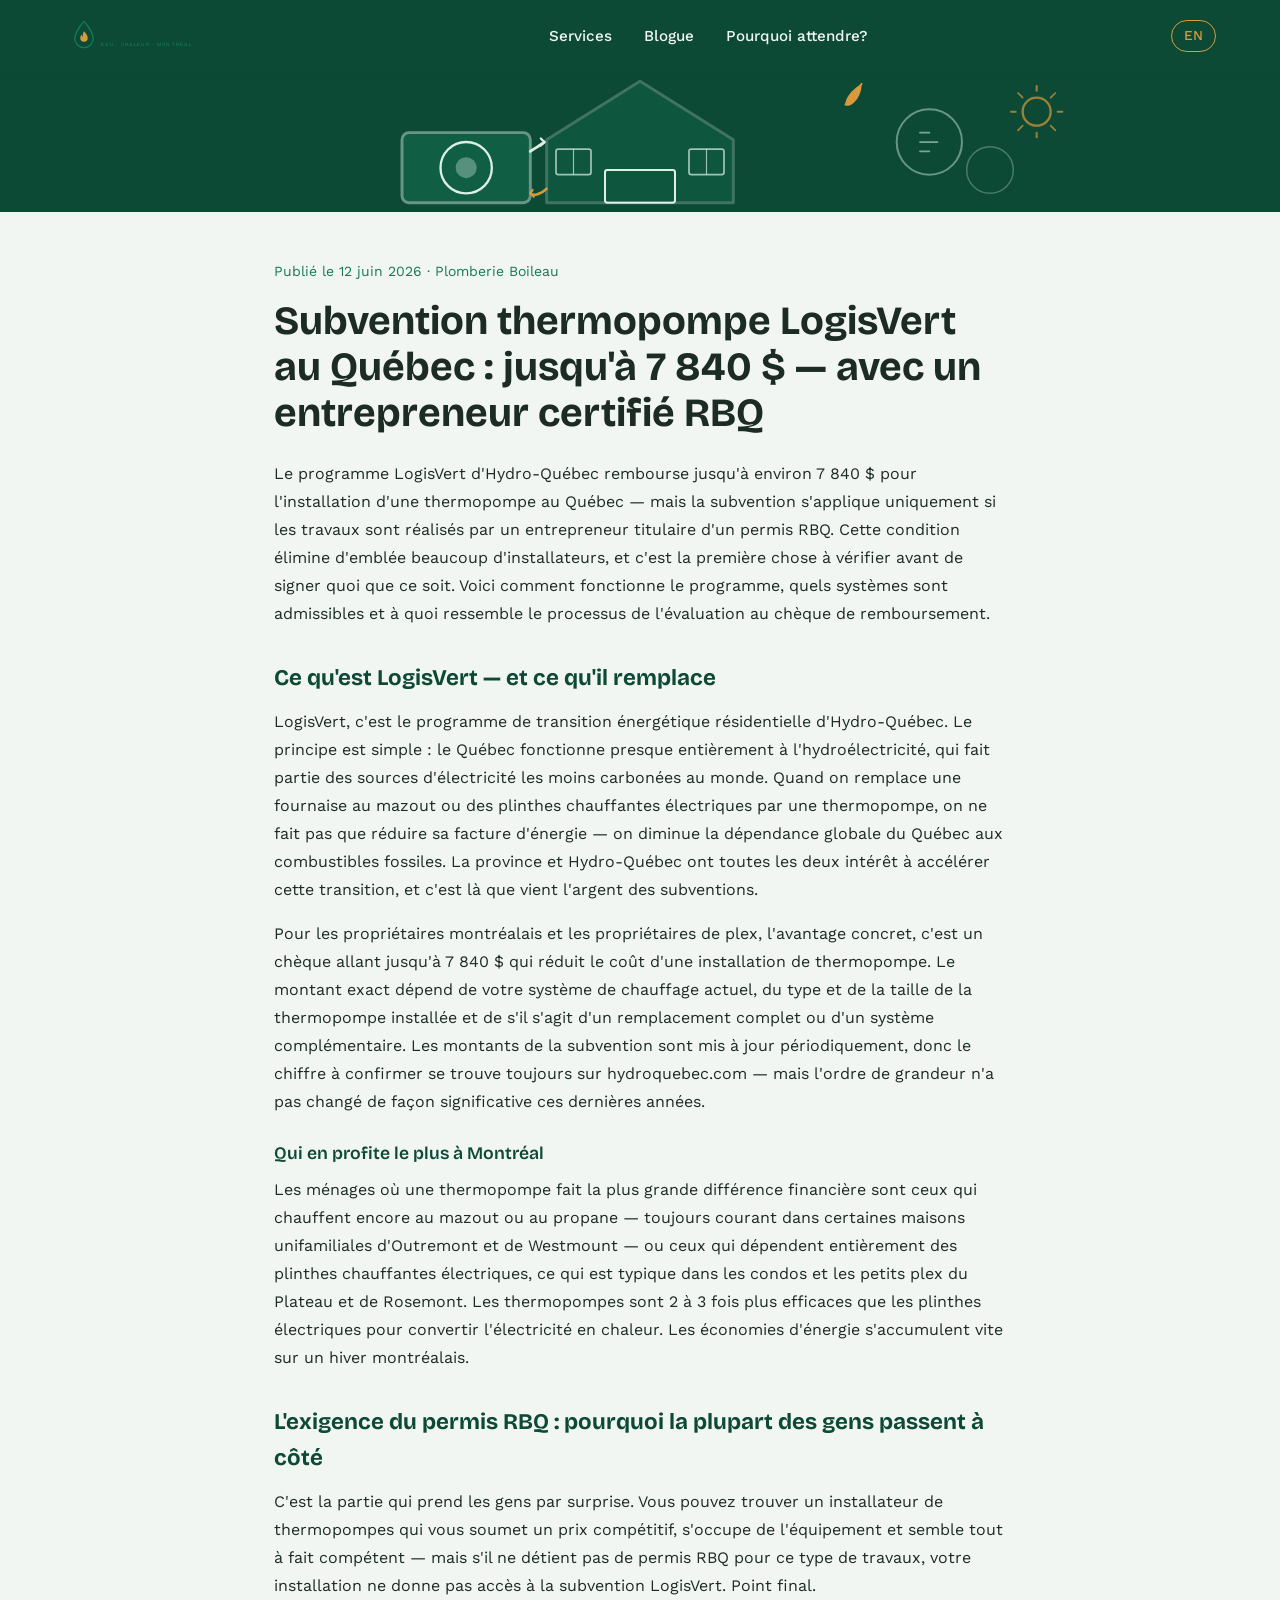
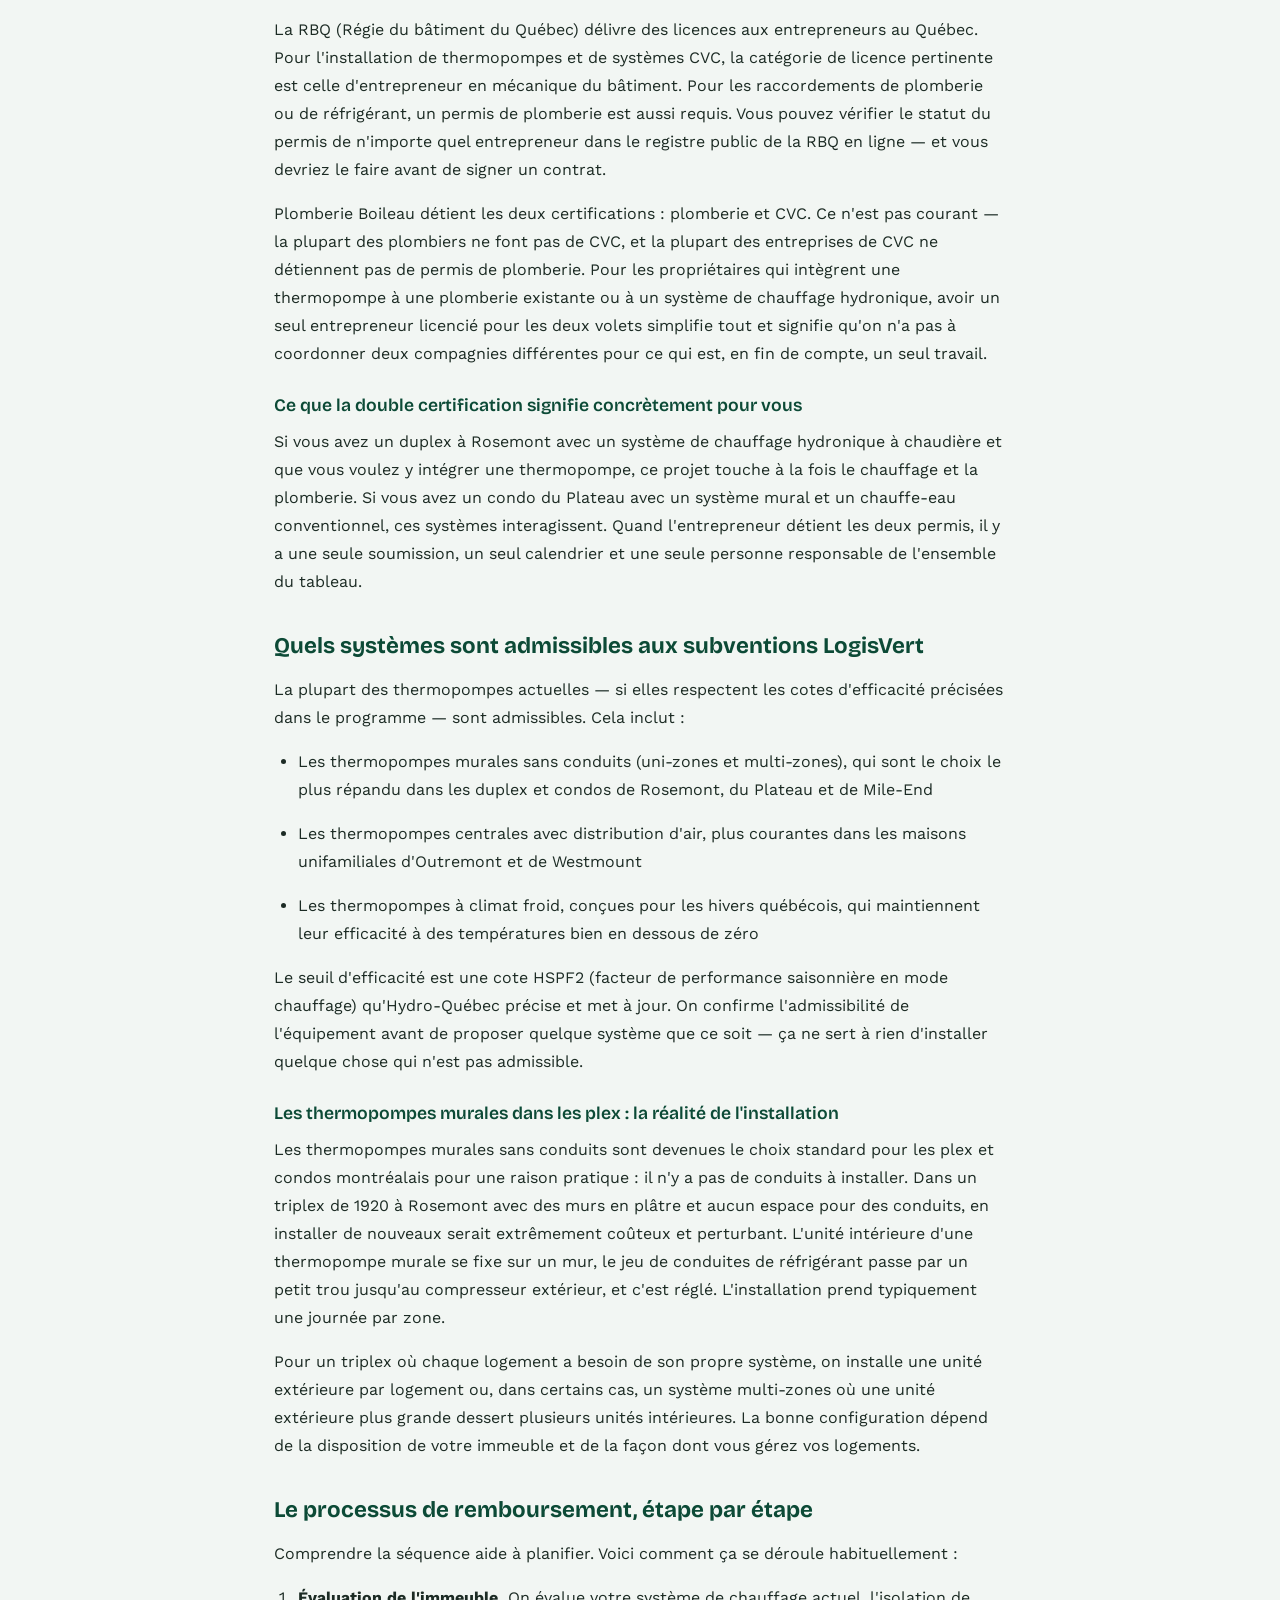
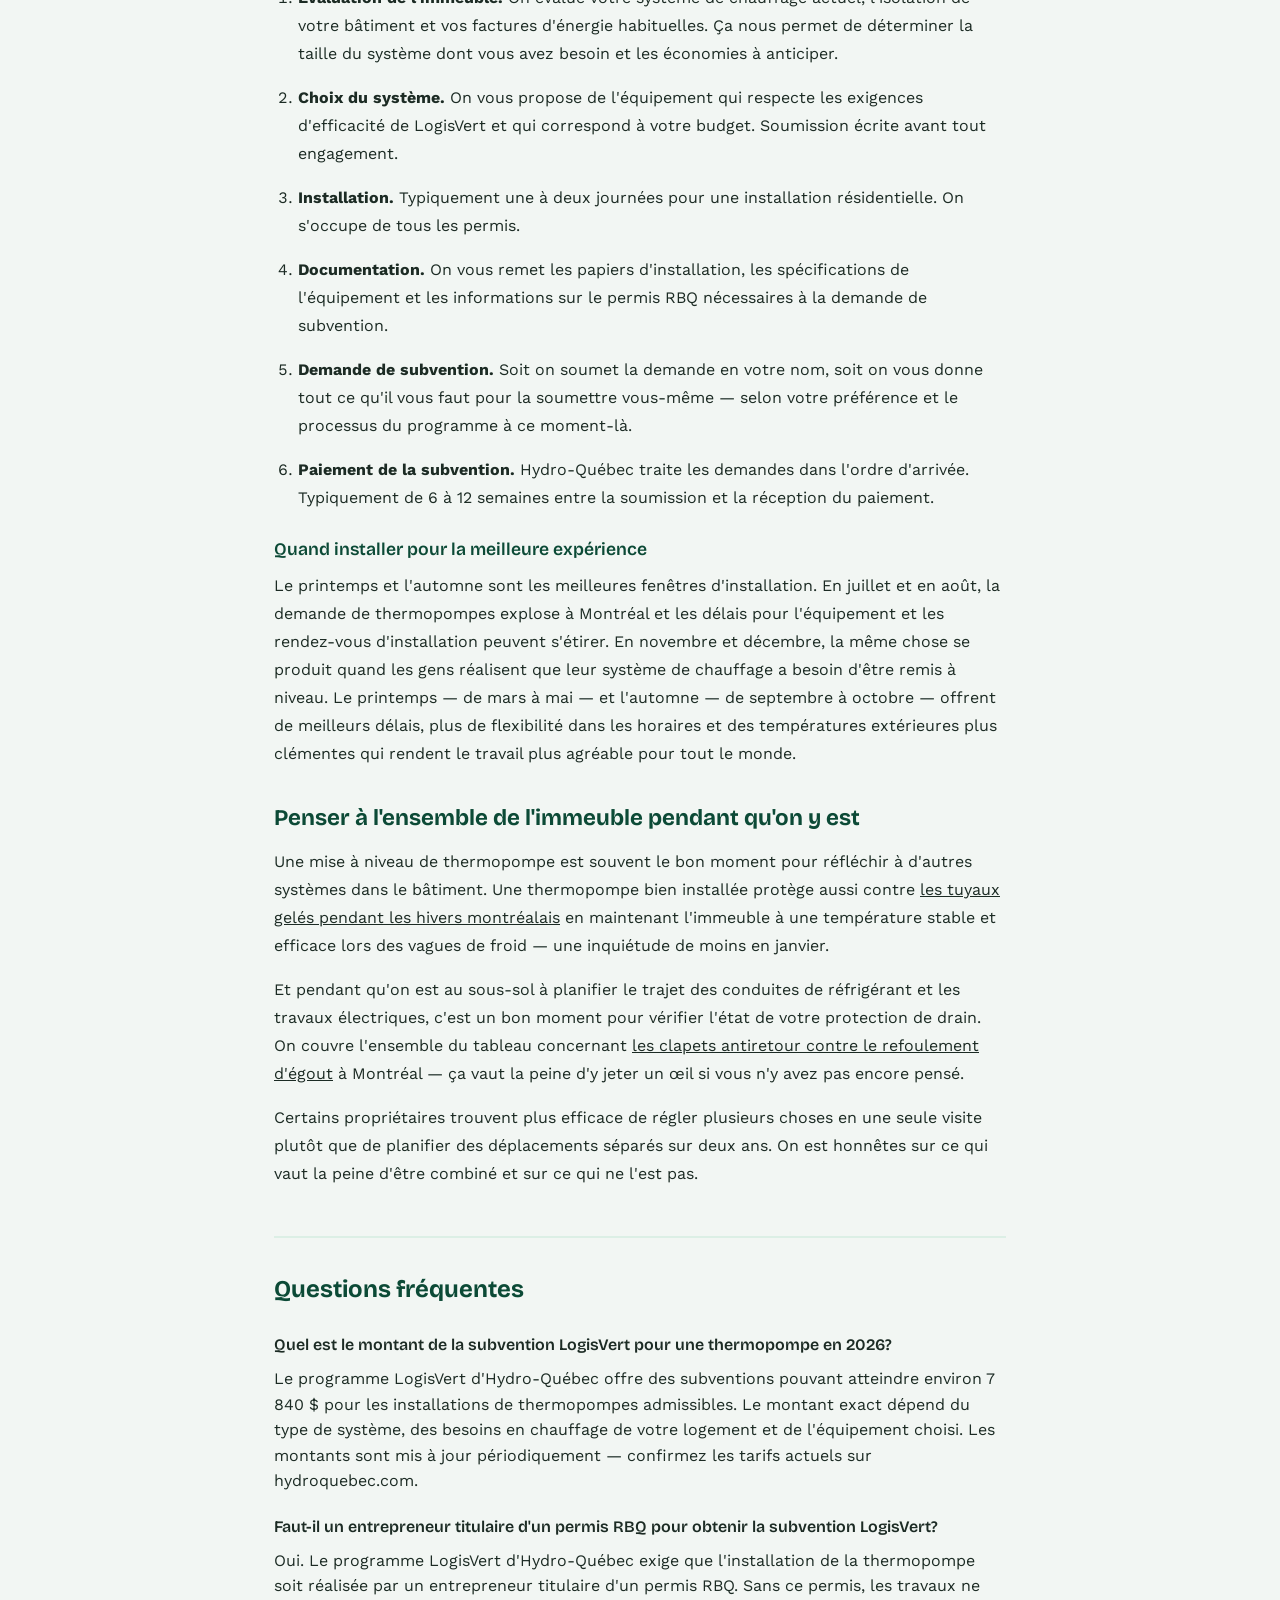
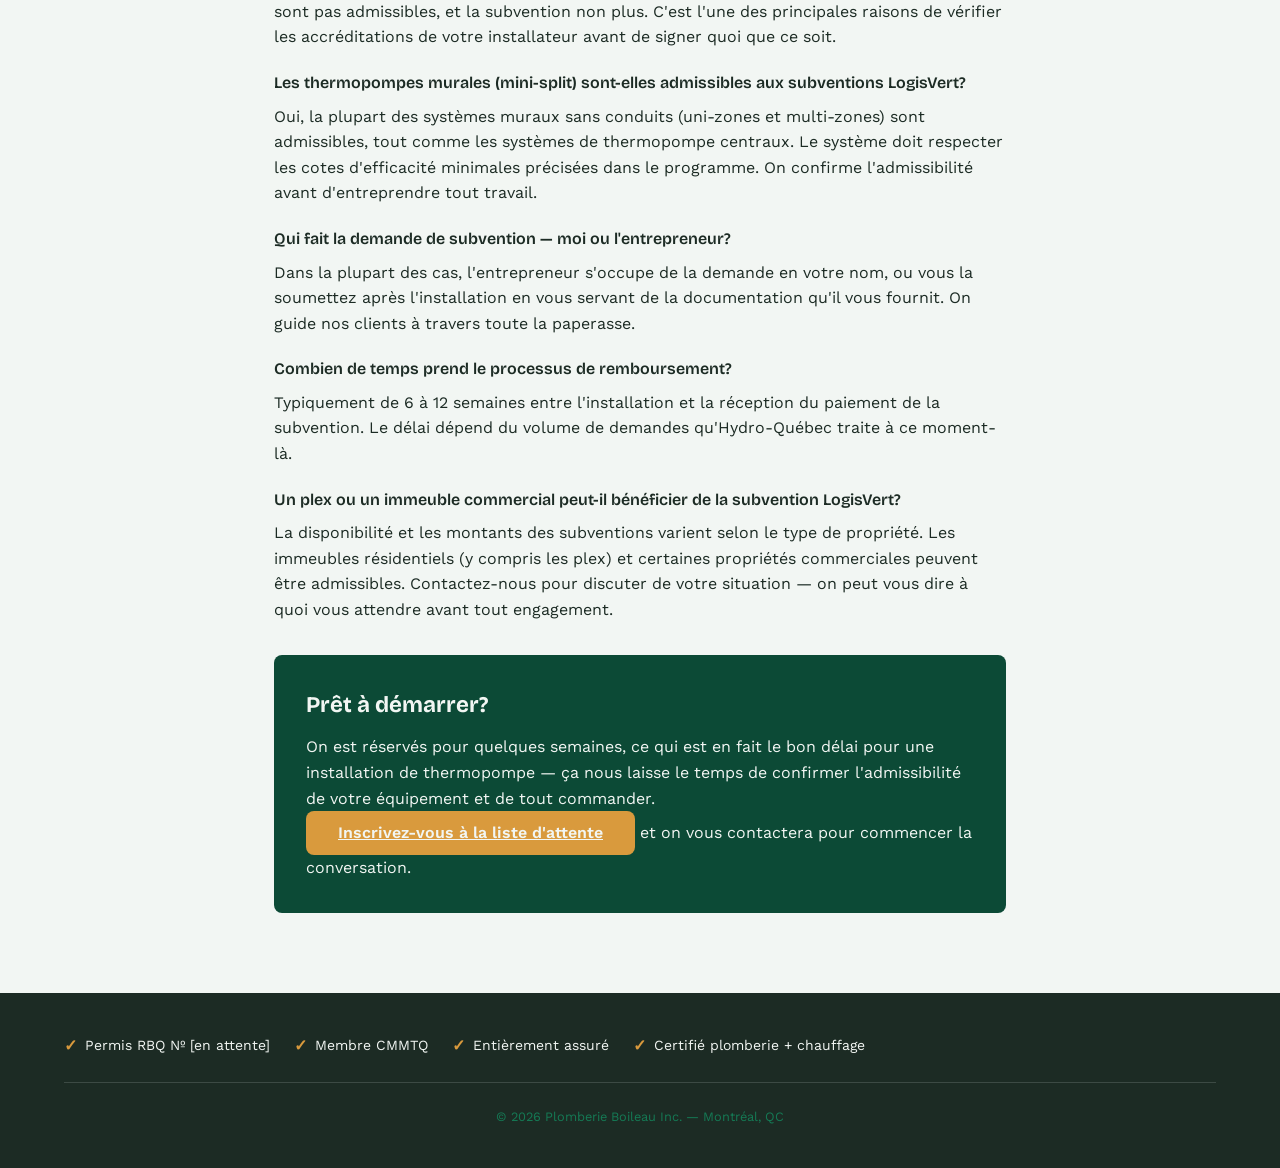
<file: blogue/rabais-thermopompe-logisvert-quebec.html>
<!DOCTYPE html>
<html lang="fr">
<head>
  <meta charset="UTF-8">
  <meta name="viewport" content="width=device-width, initial-scale=1.0">
  <title>Subvention thermopompe LogisVert au Québec : jusqu'à 7 840 $ — avec un entrepreneur certifié RBQ | Plomberie Boileau</title>
  <meta name="description" content="Le programme LogisVert d'Hydro-Québec offre jusqu'à 7 840 $ pour l'installation d'une thermopompe au Québec — mais seulement avec un entrepreneur RBQ. Guide 2026.">
  <link rel="canonical" href="https://plomberieboileau.ca/blogue/rabais-thermopompe-logisvert-quebec.html">

  <!-- Open Graph -->
  <meta property="og:title" content="Subvention thermopompe LogisVert au Québec : jusqu'à 7 840 $ — avec un entrepreneur certifié RBQ">
  <meta property="og:description" content="Le programme LogisVert d'Hydro-Québec offre jusqu'à 7 840 $ pour l'installation d'une thermopompe au Québec — mais seulement avec un entrepreneur RBQ. Guide 2026.">
  <meta property="og:locale" content="fr_CA">
  <meta property="og:type" content="article">
  <meta property="og:url" content="https://plomberieboileau.ca/blogue/rabais-thermopompe-logisvert-quebec.html">

  <!-- hreflang -->
  <link rel="alternate" hreflang="fr" href="https://plomberieboileau.ca/blogue/rabais-thermopompe-logisvert-quebec.html">
  <link rel="alternate" hreflang="en" href="https://plomberieboileau.ca/en/blog/logisvert-heat-pump-rebate-montreal.html">

  <!-- Google Fonts -->
  <link rel="preconnect" href="https://fonts.googleapis.com">
  <link rel="preconnect" href="https://fonts.gstatic.com" crossorigin>
  <link href="https://fonts.googleapis.com/css2?family=Bricolage+Grotesque:wght@600;700&family=Work+Sans:wght@400;500&family=Fraunces:ital@1&display=swap" rel="stylesheet">

  <link rel="stylesheet" href="../css/main.css">

  <style>
    .post-body h2 { font-family: var(--font-display); font-weight: 700; color: var(--deep-spruce); font-size: 1.4rem; margin: 2rem 0 0.75rem; }
    .post-body h3 { font-family: var(--font-display); font-weight: 600; color: var(--deep-spruce); font-size: 1.1rem; margin: 1.5rem 0 0.5rem; }
    .post-body p, .post-body li { line-height: 1.75; margin-bottom: 1rem; }
    .post-body ul, .post-body ol { margin-left: 1.5rem; margin-bottom: 1rem; }
    .faq-section { margin-top: 3rem; border-top: 2px solid var(--mint); padding-top: 2rem; }
    .faq-section h2 { font-family: var(--font-display); font-weight: 700; color: var(--deep-spruce); font-size: 1.5rem; margin-bottom: 1.5rem; }
    .faq-section h3 { font-family: var(--font-display); font-weight: 600; color: var(--ink); font-size: 1rem; margin: 1.25rem 0 0.5rem; }
  </style>

  <!-- LocalBusiness JSON-LD -->
  <script type="application/ld+json">
  {
    "@context": "https://schema.org",
    "@type": "Plumber",
    "name": "Plomberie Boileau Inc.",
    "description": "Plombier et spécialiste en chauffage à Montréal. Permis RBQ, membre CMMTQ.",
    "url": "https://plomberieboileau.ca",
    "telephone": "[placeholder]",
    "address": {
      "@type": "PostalAddress",
      "addressLocality": "Montréal",
      "addressRegion": "QC",
      "addressCountry": "CA"
    },
    "areaServed": {
      "@type": "City",
      "name": "Montréal"
    }
  }
  </script>

  <!-- FAQPage JSON-LD -->
  <script type="application/ld+json">
  {
    "@context": "https://schema.org",
    "@type": "FAQPage",
    "mainEntity": [
      {
        "@type": "Question",
        "name": "Quel est le montant de la subvention LogisVert pour une thermopompe en 2026?",
        "acceptedAnswer": {
          "@type": "Answer",
          "text": "Le programme LogisVert d'Hydro-Québec offre des subventions pouvant atteindre environ 7 840 $ pour les installations de thermopompes admissibles. Le montant exact dépend du type de système, des besoins en chauffage de votre logement et de l'équipement choisi. Les montants sont mis à jour périodiquement — confirmez les tarifs actuels sur hydroquebec.com."
        }
      },
      {
        "@type": "Question",
        "name": "Faut-il un entrepreneur titulaire d'un permis RBQ pour obtenir la subvention LogisVert?",
        "acceptedAnswer": {
          "@type": "Answer",
          "text": "Oui. Le programme LogisVert d'Hydro-Québec exige que l'installation de la thermopompe soit réalisée par un entrepreneur titulaire d'un permis RBQ. Sans ce permis, les travaux ne sont pas admissibles, et la subvention non plus. C'est l'une des principales raisons de vérifier les accréditations de votre installateur avant de signer quoi que ce soit."
        }
      },
      {
        "@type": "Question",
        "name": "Les thermopompes murales (mini-split) sont-elles admissibles aux subventions LogisVert?",
        "acceptedAnswer": {
          "@type": "Answer",
          "text": "Oui, la plupart des systèmes muraux sans conduits (uni-zones et multi-zones) sont admissibles, tout comme les systèmes de thermopompe centraux. Le système doit respecter les cotes d'efficacité minimales précisées dans le programme. On confirme l'admissibilité avant d'entreprendre tout travail."
        }
      },
      {
        "@type": "Question",
        "name": "Qui fait la demande de subvention — moi ou l'entrepreneur?",
        "acceptedAnswer": {
          "@type": "Answer",
          "text": "Dans la plupart des cas, l'entrepreneur s'occupe de la demande en votre nom, ou vous la soumettez après l'installation en vous servant de la documentation qu'il vous fournit. On guide nos clients à travers toute la paperasse."
        }
      },
      {
        "@type": "Question",
        "name": "Combien de temps prend le processus de remboursement?",
        "acceptedAnswer": {
          "@type": "Answer",
          "text": "Typiquement de 6 à 12 semaines entre l'installation et la réception du paiement de la subvention. Le délai dépend du volume de demandes qu'Hydro-Québec traite à ce moment-là."
        }
      },
      {
        "@type": "Question",
        "name": "Un plex ou un immeuble commercial peut-il bénéficier de la subvention LogisVert?",
        "acceptedAnswer": {
          "@type": "Answer",
          "text": "La disponibilité et les montants des subventions varient selon le type de propriété. Les immeubles résidentiels (y compris les plex) et certaines propriétés commerciales peuvent être admissibles. Contactez-nous pour discuter de votre situation — on peut vous dire à quoi vous attendre avant tout engagement."
        }
      }
    ]
  }
  </script>
</head>
<body>

  <!-- Navigation -->
  <header class="site-header">
    <nav class="container" aria-label="Navigation principale">
      <a href="/" class="nav-logo" aria-label="Plomberie Boileau — accueil">
        <svg xmlns="http://www.w3.org/2000/svg" viewBox="0 0 640 140" role="img" aria-labelledby="logo-title-lv-fr" height="56">
          <title id="logo-title-lv-fr">Plomberie Boileau — logo horizontal</title>
          <style>@import url('https://fonts.googleapis.com/css2?family=Bricolage+Grotesque:wght@500;600;700&amp;display=swap'); .wm{font-family:'Bricolage Grotesque','Avenir Next','Helvetica Neue',Arial,sans-serif;}</style>
          <g>
            <path d="M70 18 C70 18 38 55 38 79 a32 32 0 0 0 64 0 C102 55 70 18 70 18 Z" fill="none" stroke="#157A55" stroke-width="4.5" stroke-linejoin="round"/>
            <path d="M70 53 c8 9 13 15 13 24 a13 13 0 0 1 -26 0 c0 -6 3 -9 6 -12 c-1 4 1 7 3 8 c-1.5 -7 1 -14 4 -20 Z" fill="#D99A3D"/>
          </g>
          <text x="128" y="72" class="wm" font-weight="700" font-size="46" fill="#0C4A36">Plomberie Boileau</text>
          <text x="130" y="104" class="wm" font-weight="500" font-size="17" letter-spacing="4.5" fill="#157A55">EAU · CHALEUR · MONTRÉAL</text>
        </svg>
      </a>
      <ul class="nav-links">
        <li><a href="/#services">Services</a></li>
        <li><a href="/blogue/">Blogue</a></li>
        <li><a href="/#why-wait">Pourquoi attendre?</a></li>
      </ul>
      <a href="/en/blog/logisvert-heat-pump-rebate-montreal.html" class="lang-toggle" aria-label="Read in English">EN</a>
    </nav>
  </header>

<div class="article-hero-band" aria-hidden="true">
  <svg viewBox="0 0 800 120" fill="none" xmlns="http://www.w3.org/2000/svg">
    <polygon points="400,8 480,58 480,112 320,112 320,58" fill="#157A55" opacity="0.25" stroke="#DCEFE5" stroke-width="2.5" stroke-linejoin="round"/>
    <rect x="370" y="84" width="60" height="28" rx="2" fill="none" stroke="#DCEFE5" stroke-width="1.75"/>
    <rect x="328" y="66" width="30" height="22" rx="2" fill="none" stroke="#DCEFE5" stroke-width="1.5" opacity="0.7"/>
    <line x1="343" y1="66" x2="343" y2="88" stroke="#DCEFE5" stroke-width="1" opacity="0.7"/>
    <rect x="442" y="66" width="30" height="22" rx="2" fill="none" stroke="#DCEFE5" stroke-width="1.5" opacity="0.7"/>
    <line x1="457" y1="66" x2="457" y2="88" stroke="#DCEFE5" stroke-width="1" opacity="0.7"/>
    <rect x="196" y="52" width="110" height="60" rx="6" fill="#157A55" opacity="0.45" stroke="#DCEFE5" stroke-width="2.5"/>
    <circle cx="251" cy="82" r="22" stroke="#DCEFE5" stroke-width="2" fill="none"/>
    <circle cx="251" cy="82" r="9" fill="#DCEFE5" opacity="0.35"/>
    <path d="M306 68 C312 64 316 62 318 60" stroke="#DCEFE5" stroke-width="2.5" stroke-linecap="round" fill="none"/>
    <path d="M315 57 L318 60 L315 63" stroke="#DCEFE5" stroke-width="2" stroke-linecap="round" stroke-linejoin="round" fill="none"/>
    <path d="M320 100 C314 106 308 106 306 104" stroke="#D99A3D" stroke-width="2" stroke-linecap="round" fill="none"/>
    <path d="M308 101 L306 104 L309 107" stroke="#D99A3D" stroke-width="1.75" stroke-linecap="round" stroke-linejoin="round" fill="none"/>
    <path d="M576 28 C576 18 590 10 590 10 C590 24 578 32 576 28 Z" fill="#D99A3D"/>
    <line x1="576" y1="28" x2="590" y2="10" stroke="#D99A3D" stroke-width="1.5" stroke-linecap="round"/>
    <circle cx="648" cy="60" r="28" fill="none" stroke="#DCEFE5" stroke-width="1.75" opacity="0.45"/>
    <circle cx="700" cy="84" r="20" fill="none" stroke="#DCEFE5" stroke-width="1.25" opacity="0.3"/>
    <line x1="640" y1="52" x2="648" y2="52" stroke="#DCEFE5" stroke-width="1.5" opacity="0.55" stroke-linecap="round"/>
    <line x1="640" y1="60" x2="655" y2="60" stroke="#DCEFE5" stroke-width="1.5" opacity="0.55" stroke-linecap="round"/>
    <line x1="640" y1="68" x2="648" y2="68" stroke="#DCEFE5" stroke-width="1.5" opacity="0.55" stroke-linecap="round"/>
    <circle cx="740" cy="34" r="12" fill="none" stroke="#D99A3D" stroke-width="2" opacity="0.7"/>
    <line x1="740" y1="16" x2="740" y2="12" stroke="#D99A3D" stroke-width="1.75" stroke-linecap="round" opacity="0.7"/>
    <line x1="740" y1="52" x2="740" y2="56" stroke="#D99A3D" stroke-width="1.75" stroke-linecap="round" opacity="0.7"/>
    <line x1="722" y1="34" x2="718" y2="34" stroke="#D99A3D" stroke-width="1.75" stroke-linecap="round" opacity="0.7"/>
    <line x1="758" y1="34" x2="762" y2="34" stroke="#D99A3D" stroke-width="1.75" stroke-linecap="round" opacity="0.7"/>
    <line x1="728" y1="22" x2="724" y2="18" stroke="#D99A3D" stroke-width="1.5" stroke-linecap="round" opacity="0.7"/>
    <line x1="752" y1="22" x2="756" y2="18" stroke="#D99A3D" stroke-width="1.5" stroke-linecap="round" opacity="0.7"/>
    <line x1="728" y1="46" x2="724" y2="50" stroke="#D99A3D" stroke-width="1.5" stroke-linecap="round" opacity="0.7"/>
    <line x1="752" y1="46" x2="756" y2="50" stroke="#D99A3D" stroke-width="1.5" stroke-linecap="round" opacity="0.7"/>
  </svg>
</div>

  <main>
    <article class="blog-post">
      <div class="container" style="max-width:780px">

        <header>
          <p class="post-meta" style="color:var(--spruce);font-size:0.875rem;margin-bottom:0.5rem">Publié le 12 juin 2026 · Plomberie Boileau</p>
          <h1>Subvention thermopompe LogisVert au Québec : jusqu'à 7 840 $ — avec un entrepreneur certifié RBQ</h1>
        </header>

        <div class="post-body">

          <p>Le programme LogisVert d'Hydro-Québec rembourse jusqu'à environ 7 840 $ pour l'installation d'une thermopompe au Québec — mais la subvention s'applique uniquement si les travaux sont réalisés par un entrepreneur titulaire d'un permis RBQ. Cette condition élimine d'emblée beaucoup d'installateurs, et c'est la première chose à vérifier avant de signer quoi que ce soit. Voici comment fonctionne le programme, quels systèmes sont admissibles et à quoi ressemble le processus de l'évaluation au chèque de remboursement.</p>

          <section class="reveal">
            <h2>Ce qu'est LogisVert — et ce qu'il remplace</h2>
            <p>LogisVert, c'est le programme de transition énergétique résidentielle d'Hydro-Québec. Le principe est simple : le Québec fonctionne presque entièrement à l'hydroélectricité, qui fait partie des sources d'électricité les moins carbonées au monde. Quand on remplace une fournaise au mazout ou des plinthes chauffantes électriques par une thermopompe, on ne fait pas que réduire sa facture d'énergie — on diminue la dépendance globale du Québec aux combustibles fossiles. La province et Hydro-Québec ont toutes les deux intérêt à accélérer cette transition, et c'est là que vient l'argent des subventions.</p>
            <p>Pour les propriétaires montréalais et les propriétaires de plex, l'avantage concret, c'est un chèque allant jusqu'à 7 840 $ qui réduit le coût d'une installation de thermopompe. Le montant exact dépend de votre système de chauffage actuel, du type et de la taille de la thermopompe installée et de s'il s'agit d'un remplacement complet ou d'un système complémentaire. Les montants de la subvention sont mis à jour périodiquement, donc le chiffre à confirmer se trouve toujours sur hydroquebec.com — mais l'ordre de grandeur n'a pas changé de façon significative ces dernières années.</p>

            <h3>Qui en profite le plus à Montréal</h3>
            <p>Les ménages où une thermopompe fait la plus grande différence financière sont ceux qui chauffent encore au mazout ou au propane — toujours courant dans certaines maisons unifamiliales d'Outremont et de Westmount — ou ceux qui dépendent entièrement des plinthes chauffantes électriques, ce qui est typique dans les condos et les petits plex du Plateau et de Rosemont. Les thermopompes sont 2 à 3 fois plus efficaces que les plinthes électriques pour convertir l'électricité en chaleur. Les économies d'énergie s'accumulent vite sur un hiver montréalais.</p>
          </section>

          <section class="reveal">
            <h2>L'exigence du permis RBQ : pourquoi la plupart des gens passent à côté</h2>
            <p>C'est la partie qui prend les gens par surprise. Vous pouvez trouver un installateur de thermopompes qui vous soumet un prix compétitif, s'occupe de l'équipement et semble tout à fait compétent — mais s'il ne détient pas de permis RBQ pour ce type de travaux, votre installation ne donne pas accès à la subvention LogisVert. Point final.</p>
            <p>La RBQ (Régie du bâtiment du Québec) délivre des licences aux entrepreneurs au Québec. Pour l'installation de thermopompes et de systèmes CVC, la catégorie de licence pertinente est celle d'entrepreneur en mécanique du bâtiment. Pour les raccordements de plomberie ou de réfrigérant, un permis de plomberie est aussi requis. Vous pouvez vérifier le statut du permis de n'importe quel entrepreneur dans le registre public de la RBQ en ligne — et vous devriez le faire avant de signer un contrat.</p>
            <p>Plomberie Boileau détient les deux certifications : plomberie et CVC. Ce n'est pas courant — la plupart des plombiers ne font pas de CVC, et la plupart des entreprises de CVC ne détiennent pas de permis de plomberie. Pour les propriétaires qui intègrent une thermopompe à une plomberie existante ou à un système de chauffage hydronique, avoir un seul entrepreneur licencié pour les deux volets simplifie tout et signifie qu'on n'a pas à coordonner deux compagnies différentes pour ce qui est, en fin de compte, un seul travail.</p>

            <h3>Ce que la double certification signifie concrètement pour vous</h3>
            <p>Si vous avez un duplex à Rosemont avec un système de chauffage hydronique à chaudière et que vous voulez y intégrer une thermopompe, ce projet touche à la fois le chauffage et la plomberie. Si vous avez un condo du Plateau avec un système mural et un chauffe-eau conventionnel, ces systèmes interagissent. Quand l'entrepreneur détient les deux permis, il y a une seule soumission, un seul calendrier et une seule personne responsable de l'ensemble du tableau.</p>
          </section>

          <section class="reveal">
            <h2>Quels systèmes sont admissibles aux subventions LogisVert</h2>
            <p>La plupart des thermopompes actuelles — si elles respectent les cotes d'efficacité précisées dans le programme — sont admissibles. Cela inclut :</p>
            <ul>
              <li>Les thermopompes murales sans conduits (uni-zones et multi-zones), qui sont le choix le plus répandu dans les duplex et condos de Rosemont, du Plateau et de Mile-End</li>
              <li>Les thermopompes centrales avec distribution d'air, plus courantes dans les maisons unifamiliales d'Outremont et de Westmount</li>
              <li>Les thermopompes à climat froid, conçues pour les hivers québécois, qui maintiennent leur efficacité à des températures bien en dessous de zéro</li>
            </ul>
            <p>Le seuil d'efficacité est une cote HSPF2 (facteur de performance saisonnière en mode chauffage) qu'Hydro-Québec précise et met à jour. On confirme l'admissibilité de l'équipement avant de proposer quelque système que ce soit — ça ne sert à rien d'installer quelque chose qui n'est pas admissible.</p>

            <h3>Les thermopompes murales dans les plex : la réalité de l'installation</h3>
            <p>Les thermopompes murales sans conduits sont devenues le choix standard pour les plex et condos montréalais pour une raison pratique : il n'y a pas de conduits à installer. Dans un triplex de 1920 à Rosemont avec des murs en plâtre et aucun espace pour des conduits, en installer de nouveaux serait extrêmement coûteux et perturbant. L'unité intérieure d'une thermopompe murale se fixe sur un mur, le jeu de conduites de réfrigérant passe par un petit trou jusqu'au compresseur extérieur, et c'est réglé. L'installation prend typiquement une journée par zone.</p>
            <p>Pour un triplex où chaque logement a besoin de son propre système, on installe une unité extérieure par logement ou, dans certains cas, un système multi-zones où une unité extérieure plus grande dessert plusieurs unités intérieures. La bonne configuration dépend de la disposition de votre immeuble et de la façon dont vous gérez vos logements.</p>
          </section>

          <section class="reveal">
            <h2>Le processus de remboursement, étape par étape</h2>
            <p>Comprendre la séquence aide à planifier. Voici comment ça se déroule habituellement :</p>
            <ol>
              <li><strong>Évaluation de l'immeuble.</strong> On évalue votre système de chauffage actuel, l'isolation de votre bâtiment et vos factures d'énergie habituelles. Ça nous permet de déterminer la taille du système dont vous avez besoin et les économies à anticiper.</li>
              <li><strong>Choix du système.</strong> On vous propose de l'équipement qui respecte les exigences d'efficacité de LogisVert et qui correspond à votre budget. Soumission écrite avant tout engagement.</li>
              <li><strong>Installation.</strong> Typiquement une à deux journées pour une installation résidentielle. On s'occupe de tous les permis.</li>
              <li><strong>Documentation.</strong> On vous remet les papiers d'installation, les spécifications de l'équipement et les informations sur le permis RBQ nécessaires à la demande de subvention.</li>
              <li><strong>Demande de subvention.</strong> Soit on soumet la demande en votre nom, soit on vous donne tout ce qu'il vous faut pour la soumettre vous-même — selon votre préférence et le processus du programme à ce moment-là.</li>
              <li><strong>Paiement de la subvention.</strong> Hydro-Québec traite les demandes dans l'ordre d'arrivée. Typiquement de 6 à 12 semaines entre la soumission et la réception du paiement.</li>
            </ol>

            <h3>Quand installer pour la meilleure expérience</h3>
            <p>Le printemps et l'automne sont les meilleures fenêtres d'installation. En juillet et en août, la demande de thermopompes explose à Montréal et les délais pour l'équipement et les rendez-vous d'installation peuvent s'étirer. En novembre et décembre, la même chose se produit quand les gens réalisent que leur système de chauffage a besoin d'être remis à niveau. Le printemps — de mars à mai — et l'automne — de septembre à octobre — offrent de meilleurs délais, plus de flexibilité dans les horaires et des températures extérieures plus clémentes qui rendent le travail plus agréable pour tout le monde.</p>
          </section>

          <section class="reveal">
            <h2>Penser à l'ensemble de l'immeuble pendant qu'on y est</h2>
            <p>Une mise à niveau de thermopompe est souvent le bon moment pour réfléchir à d'autres systèmes dans le bâtiment. Une thermopompe bien installée protège aussi contre <a href="/blogue/tuyaux-geles-hiver-montreal.html">les tuyaux gelés pendant les hivers montréalais</a> en maintenant l'immeuble à une température stable et efficace lors des vagues de froid — une inquiétude de moins en janvier.</p>
            <p>Et pendant qu'on est au sous-sol à planifier le trajet des conduites de réfrigérant et les travaux électriques, c'est un bon moment pour vérifier l'état de votre protection de drain. On couvre l'ensemble du tableau concernant <a href="/blogue/clapet-antiretour-refoulement-egout-montreal.html">les clapets antiretour contre le refoulement d'égout</a> à Montréal — ça vaut la peine d'y jeter un œil si vous n'y avez pas encore pensé.</p>
            <p>Certains propriétaires trouvent plus efficace de régler plusieurs choses en une seule visite plutôt que de planifier des déplacements séparés sur deux ans. On est honnêtes sur ce qui vaut la peine d'être combiné et sur ce qui ne l'est pas.</p>
          </section>

        </div><!-- /.post-body -->

        <section class="faq-section reveal">
          <h2>Questions fréquentes</h2>

          <h3>Quel est le montant de la subvention LogisVert pour une thermopompe en 2026?</h3>
          <p>Le programme LogisVert d'Hydro-Québec offre des subventions pouvant atteindre environ 7 840 $ pour les installations de thermopompes admissibles. Le montant exact dépend du type de système, des besoins en chauffage de votre logement et de l'équipement choisi. Les montants sont mis à jour périodiquement — confirmez les tarifs actuels sur hydroquebec.com.</p>

          <h3>Faut-il un entrepreneur titulaire d'un permis RBQ pour obtenir la subvention LogisVert?</h3>
          <p>Oui. Le programme LogisVert d'Hydro-Québec exige que l'installation de la thermopompe soit réalisée par un entrepreneur titulaire d'un permis RBQ. Sans ce permis, les travaux ne sont pas admissibles, et la subvention non plus. C'est l'une des principales raisons de vérifier les accréditations de votre installateur avant de signer quoi que ce soit.</p>

          <h3>Les thermopompes murales (mini-split) sont-elles admissibles aux subventions LogisVert?</h3>
          <p>Oui, la plupart des systèmes muraux sans conduits (uni-zones et multi-zones) sont admissibles, tout comme les systèmes de thermopompe centraux. Le système doit respecter les cotes d'efficacité minimales précisées dans le programme. On confirme l'admissibilité avant d'entreprendre tout travail.</p>

          <h3>Qui fait la demande de subvention — moi ou l'entrepreneur?</h3>
          <p>Dans la plupart des cas, l'entrepreneur s'occupe de la demande en votre nom, ou vous la soumettez après l'installation en vous servant de la documentation qu'il vous fournit. On guide nos clients à travers toute la paperasse.</p>

          <h3>Combien de temps prend le processus de remboursement?</h3>
          <p>Typiquement de 6 à 12 semaines entre l'installation et la réception du paiement de la subvention. Le délai dépend du volume de demandes qu'Hydro-Québec traite à ce moment-là.</p>

          <h3>Un plex ou un immeuble commercial peut-il bénéficier de la subvention LogisVert?</h3>
          <p>La disponibilité et les montants des subventions varient selon le type de propriété. Les immeubles résidentiels (y compris les plex) et certaines propriétés commerciales peuvent être admissibles. Contactez-nous pour discuter de votre situation — on peut vous dire à quoi vous attendre avant tout engagement.</p>
        </section>

        <section class="waitlist-cta reveal" style="background:var(--deep-spruce);color:var(--ice);padding:2rem;border-radius:8px;margin-top:2rem">
          <h2>Prêt à démarrer?</h2>
          <p>On est réservés pour quelques semaines, ce qui est en fait le bon délai pour une installation de thermopompe — ça nous laisse le temps de confirmer l'admissibilité de votre équipement et de tout commander. <a href="/#waitlist" class="btn-primary" style="color:var(--ice)">Inscrivez-vous à la liste d'attente</a> et on vous contactera pour commencer la conversation.</p>
        </section>

      </div><!-- /.container -->
    </article>
  </main>

  <footer>
    <div class="container">
      <div class="trust-bar">
        <span class="trust-item">Permis RBQ &#8470;&nbsp;[en attente]</span>
        <span class="trust-item">Membre CMMTQ</span>
        <span class="trust-item">Entièrement assuré</span>
        <span class="trust-item">Certifié plomberie + chauffage</span>
      </div>
      <p style="font-size:0.8rem;color:var(--spruce);margin-top:1rem;text-align:center">&copy; 2026 Plomberie Boileau Inc. — Montréal, QC</p>
    </div>
  </footer>

  <script src="../js/main.js"></script>
</body>
</html>
</file>
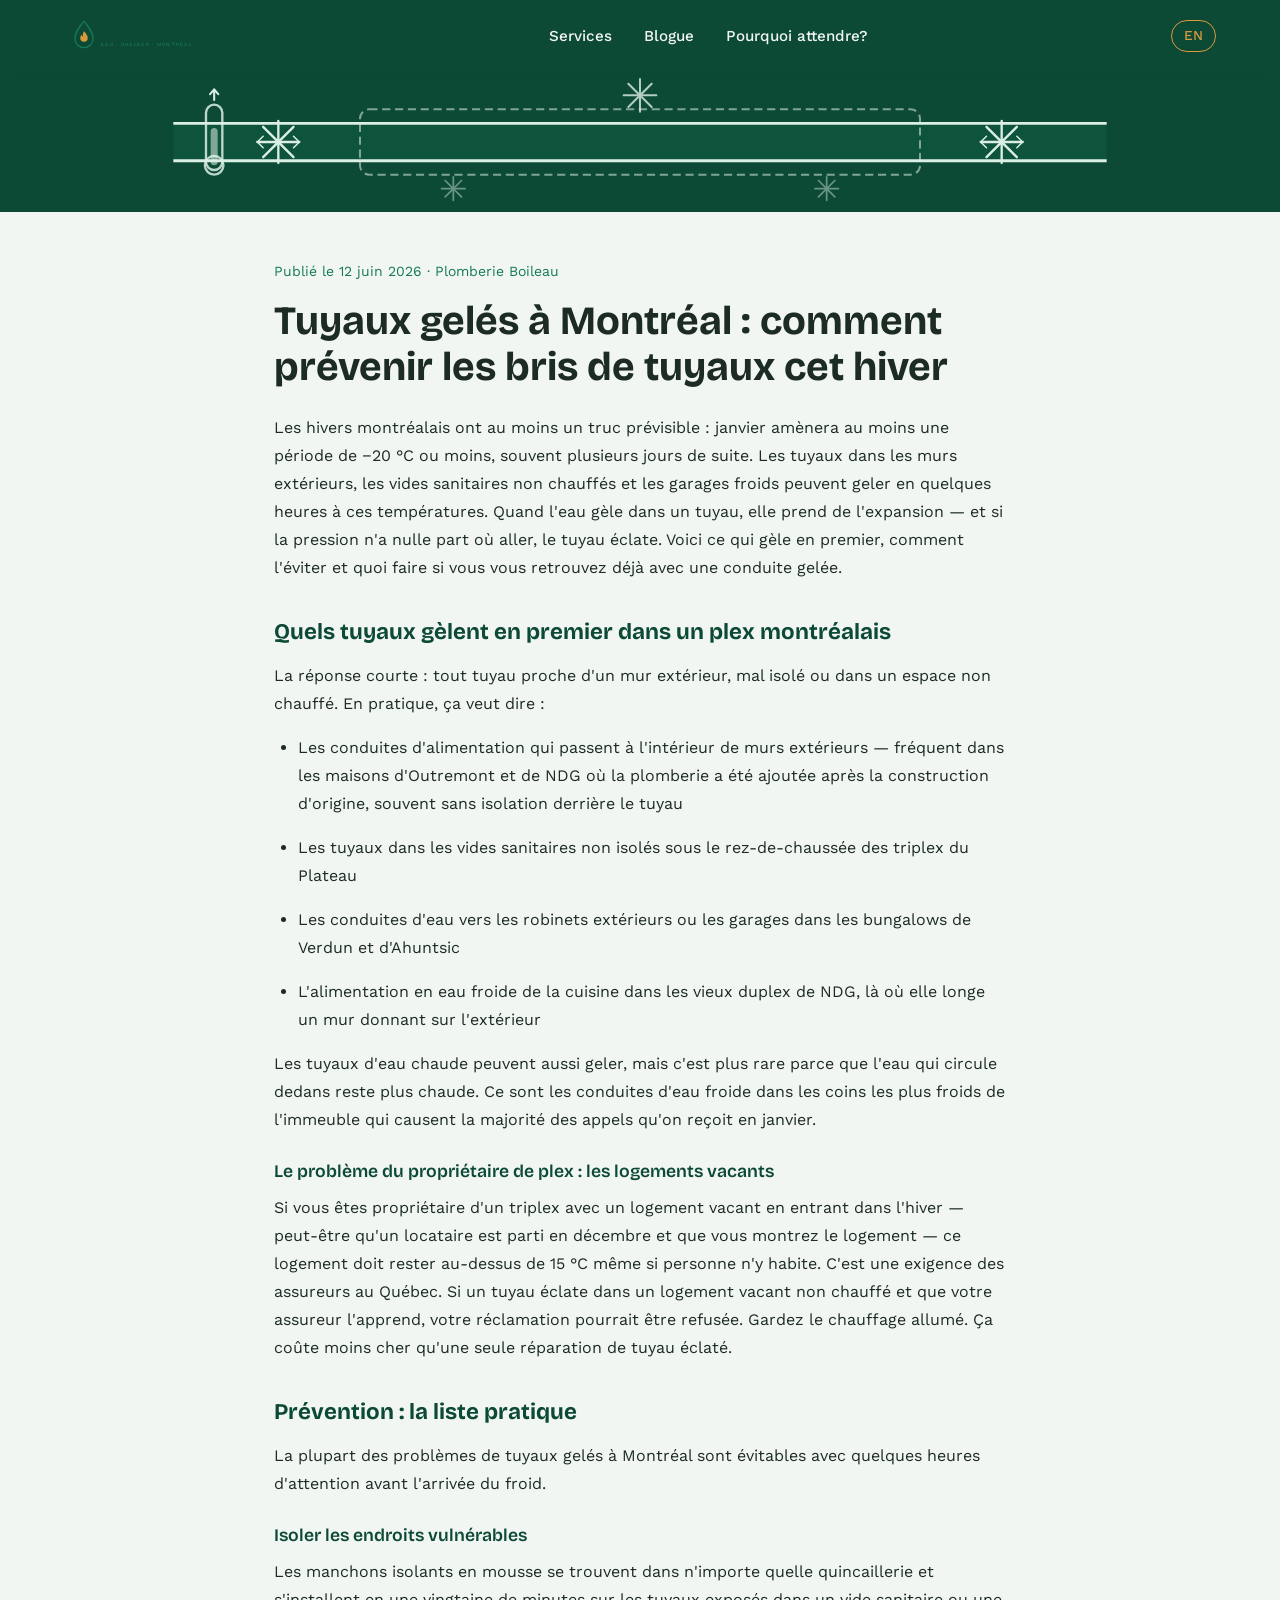
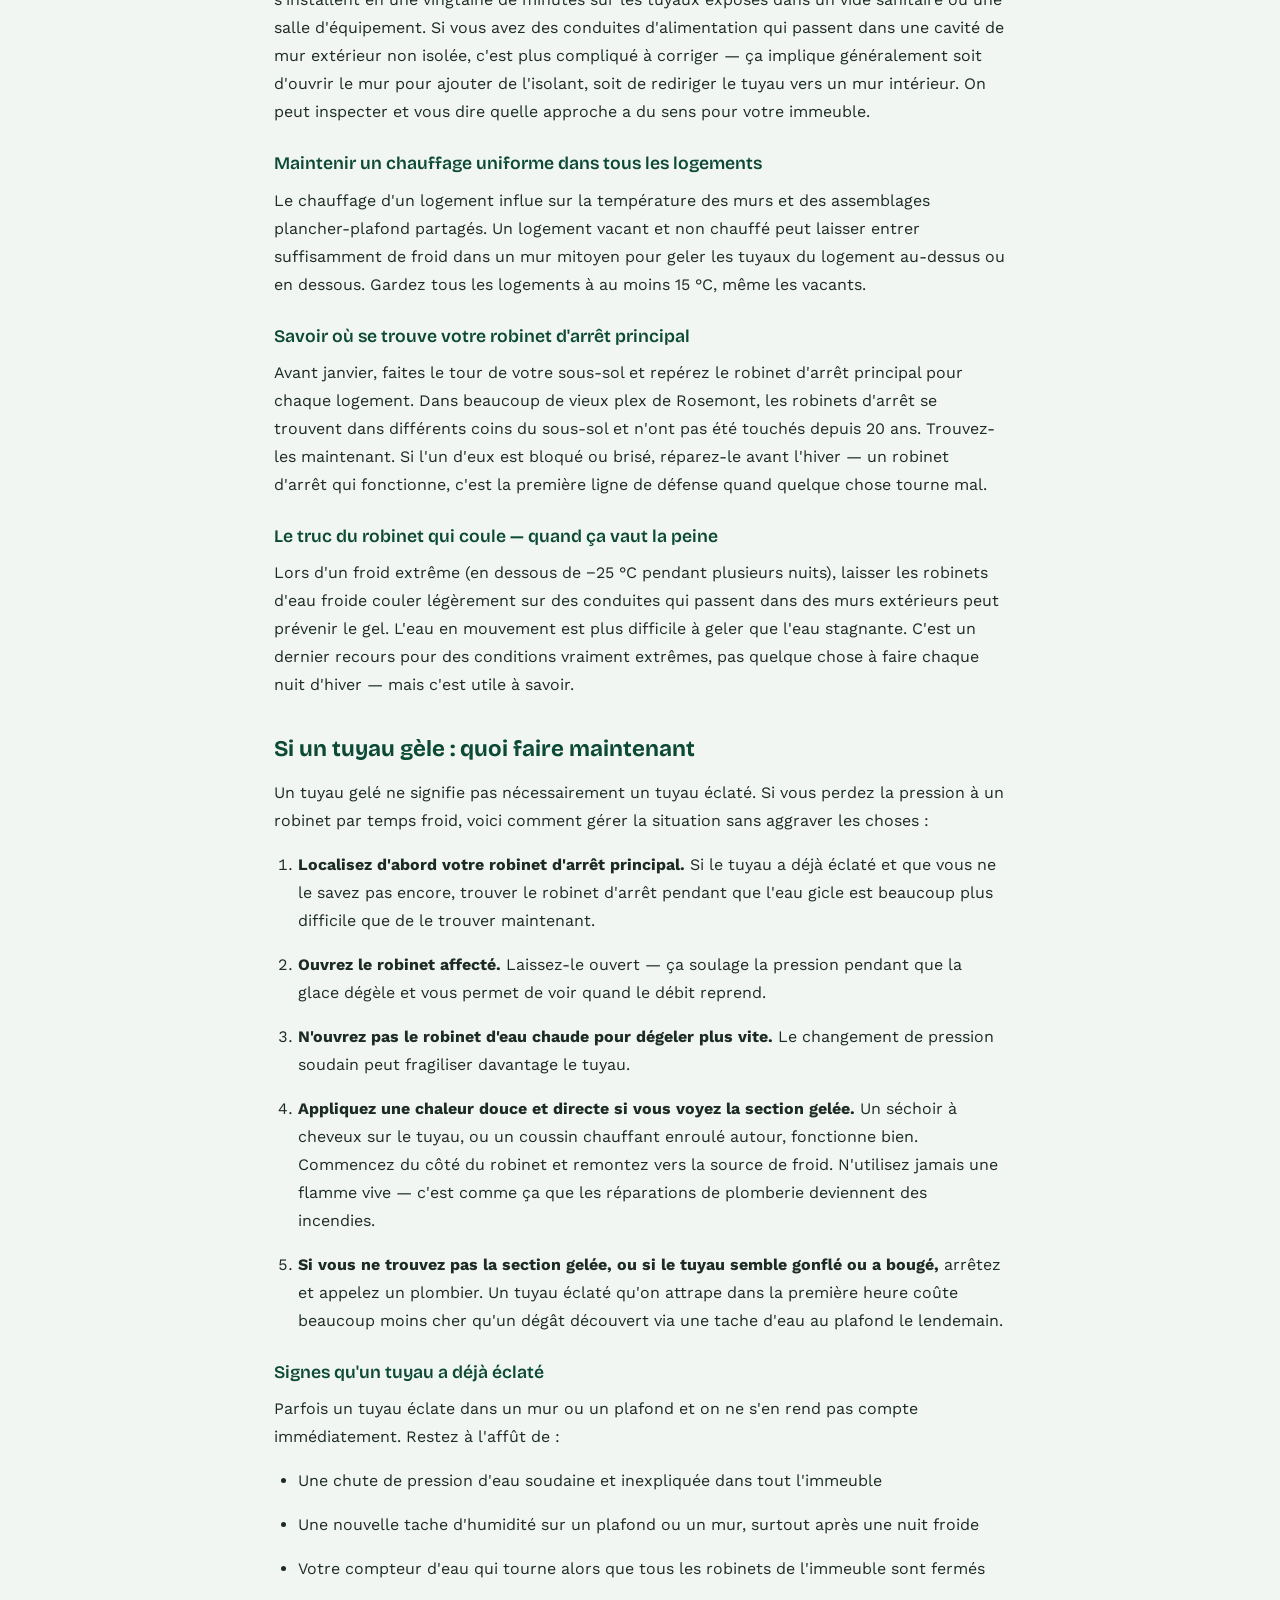
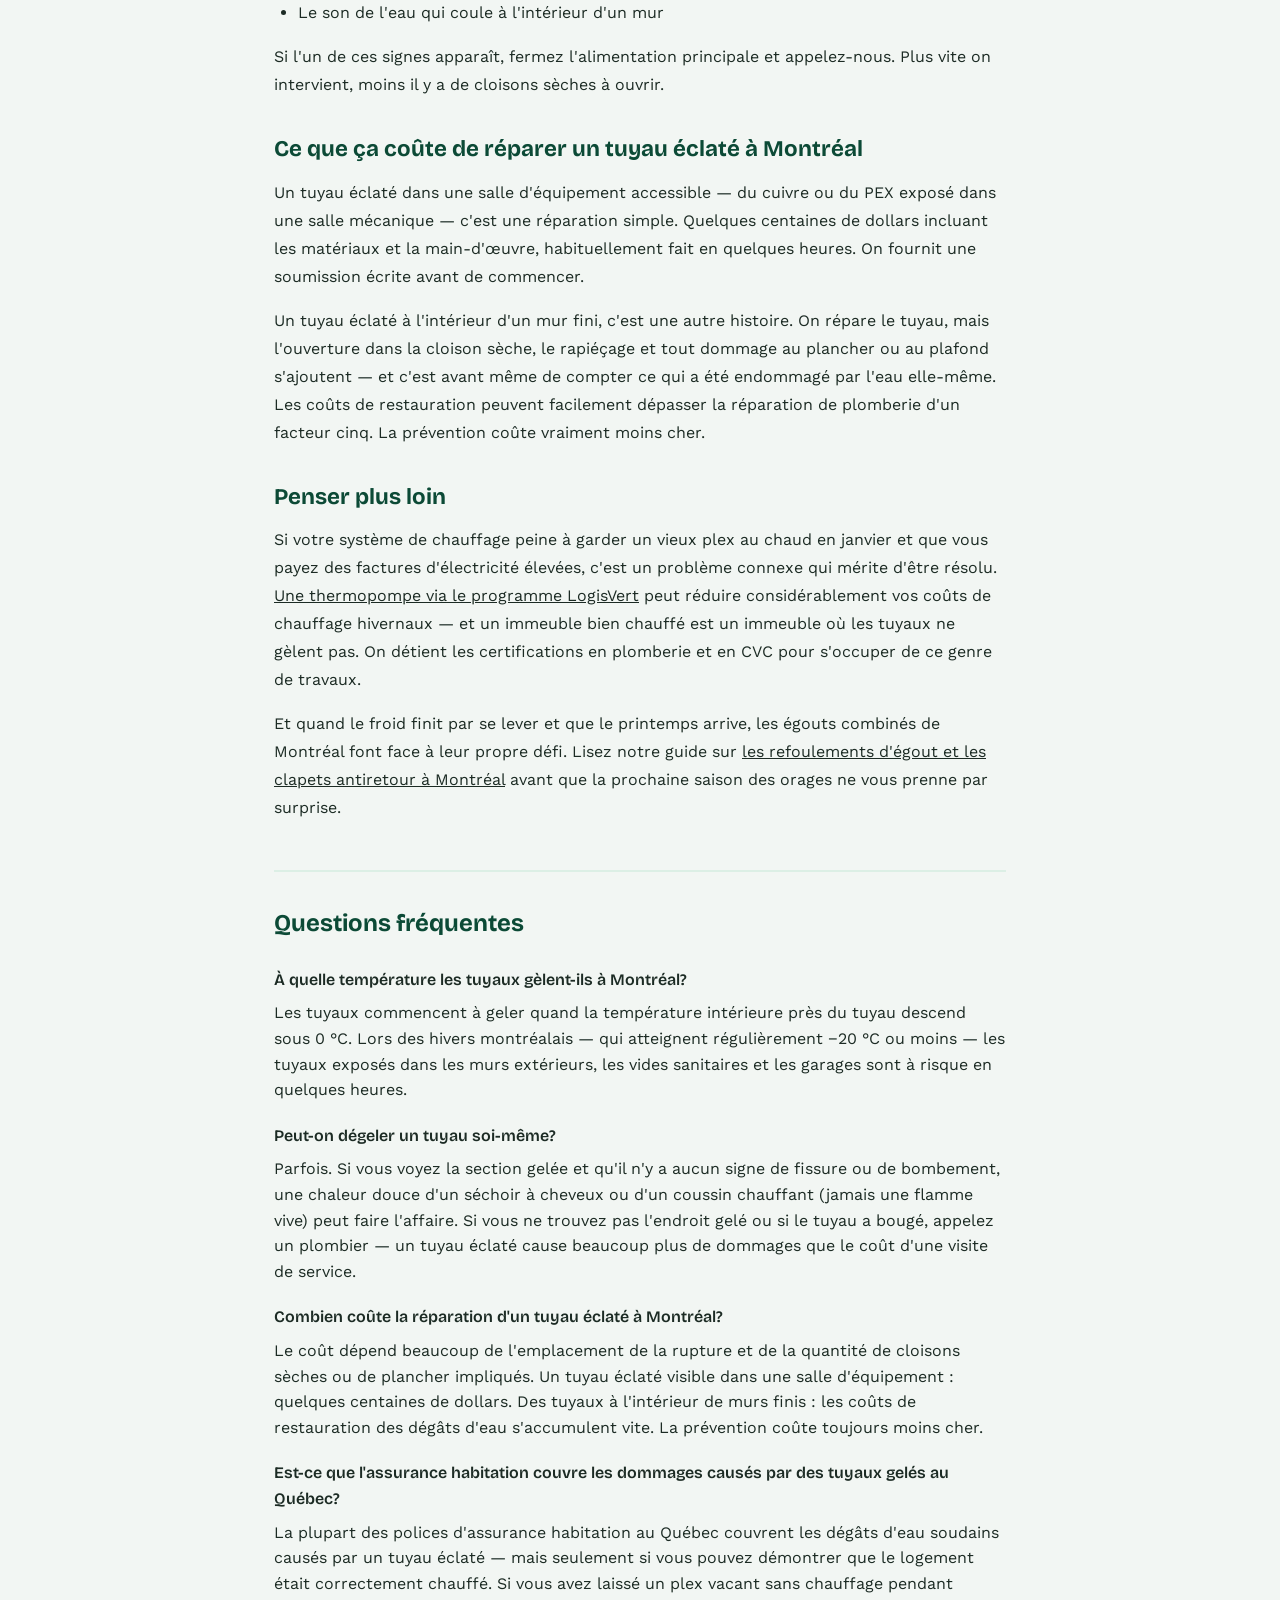
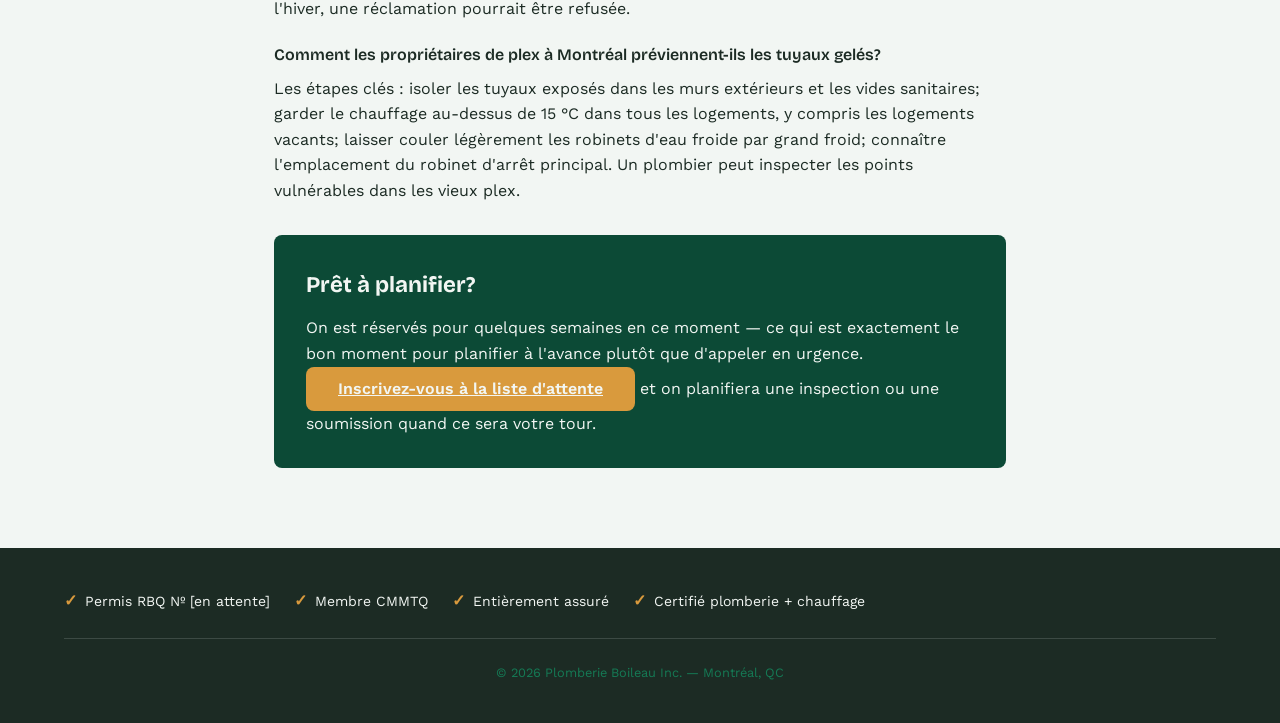
<file: blogue/tuyaux-geles-hiver-montreal.html>
<!DOCTYPE html>
<html lang="fr">
<head>
  <meta charset="UTF-8">
  <meta name="viewport" content="width=device-width, initial-scale=1.0">
  <title>Tuyaux gelés à Montréal : comment prévenir les bris de tuyaux cet hiver | Plomberie Boileau</title>
  <meta name="description" content="Les hivers montréalais descendent à −20 °C. Voici quels tuyaux gèlent en premier, comment prévenir les bris dans un plex ou un condo, et quand appeler un plombier.">
  <link rel="canonical" href="https://plomberieboileau.ca/blogue/tuyaux-geles-hiver-montreal.html">

  <!-- Open Graph -->
  <meta property="og:title" content="Tuyaux gelés à Montréal : comment prévenir les bris de tuyaux cet hiver">
  <meta property="og:description" content="Les hivers montréalais descendent à −20 °C. Voici quels tuyaux gèlent en premier, comment prévenir les bris dans un plex ou un condo, et quand appeler un plombier.">
  <meta property="og:locale" content="fr_CA">
  <meta property="og:type" content="article">
  <meta property="og:url" content="https://plomberieboileau.ca/blogue/tuyaux-geles-hiver-montreal.html">

  <!-- hreflang -->
  <link rel="alternate" hreflang="fr" href="https://plomberieboileau.ca/blogue/tuyaux-geles-hiver-montreal.html">
  <link rel="alternate" hreflang="en" href="https://plomberieboileau.ca/en/blog/frozen-pipes-montreal-winter.html">

  <!-- Google Fonts -->
  <link rel="preconnect" href="https://fonts.googleapis.com">
  <link rel="preconnect" href="https://fonts.gstatic.com" crossorigin>
  <link href="https://fonts.googleapis.com/css2?family=Bricolage+Grotesque:wght@600;700&family=Work+Sans:wght@400;500&family=Fraunces:ital@1&display=swap" rel="stylesheet">

  <link rel="stylesheet" href="../css/main.css">

  <style>
    .post-body h2 { font-family: var(--font-display); font-weight: 700; color: var(--deep-spruce); font-size: 1.4rem; margin: 2rem 0 0.75rem; }
    .post-body h3 { font-family: var(--font-display); font-weight: 600; color: var(--deep-spruce); font-size: 1.1rem; margin: 1.5rem 0 0.5rem; }
    .post-body p, .post-body li { line-height: 1.75; margin-bottom: 1rem; }
    .post-body ul, .post-body ol { margin-left: 1.5rem; margin-bottom: 1rem; }
    .faq-section { margin-top: 3rem; border-top: 2px solid var(--mint); padding-top: 2rem; }
    .faq-section h2 { font-family: var(--font-display); font-weight: 700; color: var(--deep-spruce); font-size: 1.5rem; margin-bottom: 1.5rem; }
    .faq-section h3 { font-family: var(--font-display); font-weight: 600; color: var(--ink); font-size: 1rem; margin: 1.25rem 0 0.5rem; }
  </style>

  <!-- LocalBusiness JSON-LD -->
  <script type="application/ld+json">
  {
    "@context": "https://schema.org",
    "@type": "Plumber",
    "name": "Plomberie Boileau Inc.",
    "description": "Plombier et spécialiste en chauffage à Montréal. Permis RBQ, membre CMMTQ.",
    "url": "https://plomberieboileau.ca",
    "telephone": "[placeholder]",
    "address": {
      "@type": "PostalAddress",
      "addressLocality": "Montréal",
      "addressRegion": "QC",
      "addressCountry": "CA"
    },
    "areaServed": {
      "@type": "City",
      "name": "Montréal"
    }
  }
  </script>

  <!-- FAQPage JSON-LD -->
  <script type="application/ld+json">
  {
    "@context": "https://schema.org",
    "@type": "FAQPage",
    "mainEntity": [
      {
        "@type": "Question",
        "name": "À quelle température les tuyaux gèlent-ils à Montréal?",
        "acceptedAnswer": {
          "@type": "Answer",
          "text": "Les tuyaux commencent à geler quand la température intérieure près du tuyau descend sous 0 °C. Lors des hivers montréalais — qui atteignent régulièrement −20 °C ou moins — les tuyaux exposés dans les murs extérieurs, les vides sanitaires et les garages sont à risque en quelques heures."
        }
      },
      {
        "@type": "Question",
        "name": "Peut-on dégeler un tuyau soi-même?",
        "acceptedAnswer": {
          "@type": "Answer",
          "text": "Parfois. Si vous voyez la section gelée et qu'il n'y a aucun signe de fissure ou de bombement, une chaleur douce d'un séchoir à cheveux ou d'un coussin chauffant (jamais une flamme vive) peut faire l'affaire. Si vous ne trouvez pas l'endroit gelé ou si le tuyau a bougé, appelez un plombier — un tuyau éclaté cause beaucoup plus de dommages que le coût d'une visite de service."
        }
      },
      {
        "@type": "Question",
        "name": "Combien coûte la réparation d'un tuyau éclaté à Montréal?",
        "acceptedAnswer": {
          "@type": "Answer",
          "text": "Le coût dépend beaucoup de l'emplacement de la rupture et de la quantité de cloisons sèches ou de plancher impliqués. Un tuyau éclaté visible dans une salle d'équipement : quelques centaines de dollars. Des tuyaux à l'intérieur de murs finis : les coûts de restauration des dégâts d'eau s'accumulent vite. La prévention coûte toujours moins cher."
        }
      },
      {
        "@type": "Question",
        "name": "Est-ce que l'assurance habitation couvre les dommages causés par des tuyaux gelés au Québec?",
        "acceptedAnswer": {
          "@type": "Answer",
          "text": "La plupart des polices d'assurance habitation au Québec couvrent les dégâts d'eau soudains causés par un tuyau éclaté — mais seulement si vous pouvez démontrer que le logement était correctement chauffé. Si vous avez laissé un plex vacant sans chauffage pendant l'hiver, une réclamation pourrait être refusée."
        }
      },
      {
        "@type": "Question",
        "name": "Comment les propriétaires de plex à Montréal préviennent-ils les tuyaux gelés?",
        "acceptedAnswer": {
          "@type": "Answer",
          "text": "Les étapes clés : isoler les tuyaux exposés dans les murs extérieurs et les vides sanitaires; garder le chauffage au-dessus de 15 °C dans tous les logements, y compris les logements vacants; laisser couler légèrement les robinets d'eau froide par grand froid; connaître l'emplacement du robinet d'arrêt principal. Un plombier peut inspecter les points vulnérables dans les vieux plex."
        }
      }
    ]
  }
  </script>
</head>
<body>

  <!-- Navigation -->
  <header class="site-header">
    <nav class="container" aria-label="Navigation principale">
      <a href="/" class="nav-logo" aria-label="Plomberie Boileau — accueil">
        <svg xmlns="http://www.w3.org/2000/svg" viewBox="0 0 640 140" role="img" aria-labelledby="logo-title-tg" height="56">
          <title id="logo-title-tg">Plomberie Boileau — logo horizontal</title>
          <style>@import url('https://fonts.googleapis.com/css2?family=Bricolage+Grotesque:wght@500;600;700&amp;display=swap'); .wm{font-family:'Bricolage Grotesque','Avenir Next','Helvetica Neue',Arial,sans-serif;}</style>
          <g>
            <path d="M70 18 C70 18 38 55 38 79 a32 32 0 0 0 64 0 C102 55 70 18 70 18 Z" fill="none" stroke="#157A55" stroke-width="4.5" stroke-linejoin="round"/>
            <path d="M70 53 c8 9 13 15 13 24 a13 13 0 0 1 -26 0 c0 -6 3 -9 6 -12 c-1 4 1 7 3 8 c-1.5 -7 1 -14 4 -20 Z" fill="#D99A3D"/>
          </g>
          <text x="128" y="72" class="wm" font-weight="700" font-size="46" fill="#0C4A36">Plomberie Boileau</text>
          <text x="130" y="104" class="wm" font-weight="500" font-size="17" letter-spacing="4.5" fill="#157A55">EAU · CHALEUR · MONTRÉAL</text>
        </svg>
      </a>
      <ul class="nav-links">
        <li><a href="/#services">Services</a></li>
        <li><a href="/blogue/">Blogue</a></li>
        <li><a href="/#why-wait">Pourquoi attendre?</a></li>
      </ul>
      <a href="/en/blog/frozen-pipes-montreal-winter.html" class="lang-toggle" aria-label="Read in English">EN</a>
    </nav>
  </header>

<div class="article-hero-band" aria-hidden="true">
  <svg viewBox="0 0 800 120" fill="none" xmlns="http://www.w3.org/2000/svg">
    <rect x="0" y="44" width="800" height="32" fill="#157A55" opacity="0.2"/>
    <line x1="0" y1="44" x2="800" y2="44" stroke="#DCEFE5" stroke-width="2.5"/>
    <line x1="0" y1="76" x2="800" y2="76" stroke="#DCEFE5" stroke-width="2.5"/>
    <rect x="160" y="32" width="480" height="56" rx="8" fill="none" stroke="#DCEFE5" stroke-width="1.75" stroke-dasharray="7 4" opacity="0.55"/>
    <rect x="28" y="28" width="14" height="56" rx="7" fill="none" stroke="#DCEFE5" stroke-width="2" opacity="0.85"/>
    <rect x="32" y="48" width="6" height="32" rx="3" fill="#DCEFE5" opacity="0.55"/>
    <circle cx="35" cy="80" r="8" fill="none" stroke="#DCEFE5" stroke-width="2" opacity="0.85"/>
    <path d="M35 24 L35 15" stroke="#DCEFE5" stroke-width="1.75" stroke-linecap="round"/>
    <path d="M31.5 19 L35 15 L38.5 19" stroke="#DCEFE5" stroke-width="1.75" stroke-linecap="round" stroke-linejoin="round"/>
    <g transform="translate(90, 60)">
      <line x1="-18" y1="0" x2="18" y2="0" stroke="#DCEFE5" stroke-width="2" stroke-linecap="round"/>
      <line x1="0" y1="-18" x2="0" y2="18" stroke="#DCEFE5" stroke-width="2" stroke-linecap="round"/>
      <line x1="-13" y1="-13" x2="13" y2="13" stroke="#DCEFE5" stroke-width="2" stroke-linecap="round"/>
      <line x1="13" y1="-13" x2="-13" y2="13" stroke="#DCEFE5" stroke-width="2" stroke-linecap="round"/>
      <line x1="-18" y1="0" x2="-13" y2="-5" stroke="#DCEFE5" stroke-width="1.25" stroke-linecap="round"/>
      <line x1="-18" y1="0" x2="-13" y2="5" stroke="#DCEFE5" stroke-width="1.25" stroke-linecap="round"/>
      <line x1="18" y1="0" x2="13" y2="-5" stroke="#DCEFE5" stroke-width="1.25" stroke-linecap="round"/>
      <line x1="18" y1="0" x2="13" y2="5" stroke="#DCEFE5" stroke-width="1.25" stroke-linecap="round"/>
    </g>
    <g transform="translate(400, 20)" opacity="0.8">
      <line x1="-14" y1="0" x2="14" y2="0" stroke="#DCEFE5" stroke-width="1.75" stroke-linecap="round"/>
      <line x1="0" y1="-14" x2="0" y2="14" stroke="#DCEFE5" stroke-width="1.75" stroke-linecap="round"/>
      <line x1="-10" y1="-10" x2="10" y2="10" stroke="#DCEFE5" stroke-width="1.75" stroke-linecap="round"/>
      <line x1="10" y1="-10" x2="-10" y2="10" stroke="#DCEFE5" stroke-width="1.75" stroke-linecap="round"/>
    </g>
    <g transform="translate(710, 60)">
      <line x1="-18" y1="0" x2="18" y2="0" stroke="#DCEFE5" stroke-width="2" stroke-linecap="round"/>
      <line x1="0" y1="-18" x2="0" y2="18" stroke="#DCEFE5" stroke-width="2" stroke-linecap="round"/>
      <line x1="-13" y1="-13" x2="13" y2="13" stroke="#DCEFE5" stroke-width="2" stroke-linecap="round"/>
      <line x1="13" y1="-13" x2="-13" y2="13" stroke="#DCEFE5" stroke-width="2" stroke-linecap="round"/>
      <line x1="-18" y1="0" x2="-13" y2="-5" stroke="#DCEFE5" stroke-width="1.25" stroke-linecap="round"/>
      <line x1="-18" y1="0" x2="-13" y2="5" stroke="#DCEFE5" stroke-width="1.25" stroke-linecap="round"/>
      <line x1="18" y1="0" x2="13" y2="-5" stroke="#DCEFE5" stroke-width="1.25" stroke-linecap="round"/>
      <line x1="18" y1="0" x2="13" y2="5" stroke="#DCEFE5" stroke-width="1.25" stroke-linecap="round"/>
    </g>
    <g transform="translate(240, 100)" opacity="0.45">
      <line x1="-10" y1="0" x2="10" y2="0" stroke="#DCEFE5" stroke-width="1.5" stroke-linecap="round"/>
      <line x1="0" y1="-10" x2="0" y2="10" stroke="#DCEFE5" stroke-width="1.5" stroke-linecap="round"/>
      <line x1="-7" y1="-7" x2="7" y2="7" stroke="#DCEFE5" stroke-width="1.5" stroke-linecap="round"/>
      <line x1="7" y1="-7" x2="-7" y2="7" stroke="#DCEFE5" stroke-width="1.5" stroke-linecap="round"/>
    </g>
    <g transform="translate(560, 100)" opacity="0.45">
      <line x1="-10" y1="0" x2="10" y2="0" stroke="#DCEFE5" stroke-width="1.5" stroke-linecap="round"/>
      <line x1="0" y1="-10" x2="0" y2="10" stroke="#DCEFE5" stroke-width="1.5" stroke-linecap="round"/>
      <line x1="-7" y1="-7" x2="7" y2="7" stroke="#DCEFE5" stroke-width="1.5" stroke-linecap="round"/>
      <line x1="7" y1="-7" x2="-7" y2="7" stroke="#DCEFE5" stroke-width="1.5" stroke-linecap="round"/>
    </g>
  </svg>
</div>

  <main>
    <article class="blog-post">
      <div class="container" style="max-width:780px">

        <header>
          <p class="post-meta" style="color:var(--spruce);font-size:0.875rem;margin-bottom:0.5rem">Publié le 12 juin 2026 · Plomberie Boileau</p>
          <h1>Tuyaux gelés à Montréal : comment prévenir les bris de tuyaux cet hiver</h1>
        </header>

        <div class="post-body">

          <p>Les hivers montréalais ont au moins un truc prévisible : janvier amènera au moins une période de −20 °C ou moins, souvent plusieurs jours de suite. Les tuyaux dans les murs extérieurs, les vides sanitaires non chauffés et les garages froids peuvent geler en quelques heures à ces températures. Quand l'eau gèle dans un tuyau, elle prend de l'expansion — et si la pression n'a nulle part où aller, le tuyau éclate. Voici ce qui gèle en premier, comment l'éviter et quoi faire si vous vous retrouvez déjà avec une conduite gelée.</p>

          <section class="reveal">
            <h2>Quels tuyaux gèlent en premier dans un plex montréalais</h2>
            <p>La réponse courte : tout tuyau proche d'un mur extérieur, mal isolé ou dans un espace non chauffé. En pratique, ça veut dire :</p>
            <ul>
              <li>Les conduites d'alimentation qui passent à l'intérieur de murs extérieurs — fréquent dans les maisons d'Outremont et de NDG où la plomberie a été ajoutée après la construction d'origine, souvent sans isolation derrière le tuyau</li>
              <li>Les tuyaux dans les vides sanitaires non isolés sous le rez-de-chaussée des triplex du Plateau</li>
              <li>Les conduites d'eau vers les robinets extérieurs ou les garages dans les bungalows de Verdun et d'Ahuntsic</li>
              <li>L'alimentation en eau froide de la cuisine dans les vieux duplex de NDG, là où elle longe un mur donnant sur l'extérieur</li>
            </ul>
            <p>Les tuyaux d'eau chaude peuvent aussi geler, mais c'est plus rare parce que l'eau qui circule dedans reste plus chaude. Ce sont les conduites d'eau froide dans les coins les plus froids de l'immeuble qui causent la majorité des appels qu'on reçoit en janvier.</p>

            <h3>Le problème du propriétaire de plex : les logements vacants</h3>
            <p>Si vous êtes propriétaire d'un triplex avec un logement vacant en entrant dans l'hiver — peut-être qu'un locataire est parti en décembre et que vous montrez le logement — ce logement doit rester au-dessus de 15 °C même si personne n'y habite. C'est une exigence des assureurs au Québec. Si un tuyau éclate dans un logement vacant non chauffé et que votre assureur l'apprend, votre réclamation pourrait être refusée. Gardez le chauffage allumé. Ça coûte moins cher qu'une seule réparation de tuyau éclaté.</p>
          </section>

          <section class="reveal">
            <h2>Prévention : la liste pratique</h2>
            <p>La plupart des problèmes de tuyaux gelés à Montréal sont évitables avec quelques heures d'attention avant l'arrivée du froid.</p>

            <h3>Isoler les endroits vulnérables</h3>
            <p>Les manchons isolants en mousse se trouvent dans n'importe quelle quincaillerie et s'installent en une vingtaine de minutes sur les tuyaux exposés dans un vide sanitaire ou une salle d'équipement. Si vous avez des conduites d'alimentation qui passent dans une cavité de mur extérieur non isolée, c'est plus compliqué à corriger — ça implique généralement soit d'ouvrir le mur pour ajouter de l'isolant, soit de rediriger le tuyau vers un mur intérieur. On peut inspecter et vous dire quelle approche a du sens pour votre immeuble.</p>

            <h3>Maintenir un chauffage uniforme dans tous les logements</h3>
            <p>Le chauffage d'un logement influe sur la température des murs et des assemblages plancher-plafond partagés. Un logement vacant et non chauffé peut laisser entrer suffisamment de froid dans un mur mitoyen pour geler les tuyaux du logement au-dessus ou en dessous. Gardez tous les logements à au moins 15 °C, même les vacants.</p>

            <h3>Savoir où se trouve votre robinet d'arrêt principal</h3>
            <p>Avant janvier, faites le tour de votre sous-sol et repérez le robinet d'arrêt principal pour chaque logement. Dans beaucoup de vieux plex de Rosemont, les robinets d'arrêt se trouvent dans différents coins du sous-sol et n'ont pas été touchés depuis 20 ans. Trouvez-les maintenant. Si l'un d'eux est bloqué ou brisé, réparez-le avant l'hiver — un robinet d'arrêt qui fonctionne, c'est la première ligne de défense quand quelque chose tourne mal.</p>

            <h3>Le truc du robinet qui coule — quand ça vaut la peine</h3>
            <p>Lors d'un froid extrême (en dessous de −25 °C pendant plusieurs nuits), laisser les robinets d'eau froide couler légèrement sur des conduites qui passent dans des murs extérieurs peut prévenir le gel. L'eau en mouvement est plus difficile à geler que l'eau stagnante. C'est un dernier recours pour des conditions vraiment extrêmes, pas quelque chose à faire chaque nuit d'hiver — mais c'est utile à savoir.</p>
          </section>

          <section class="reveal">
            <h2>Si un tuyau gèle : quoi faire maintenant</h2>
            <p>Un tuyau gelé ne signifie pas nécessairement un tuyau éclaté. Si vous perdez la pression à un robinet par temps froid, voici comment gérer la situation sans aggraver les choses :</p>
            <ol>
              <li><strong>Localisez d'abord votre robinet d'arrêt principal.</strong> Si le tuyau a déjà éclaté et que vous ne le savez pas encore, trouver le robinet d'arrêt pendant que l'eau gicle est beaucoup plus difficile que de le trouver maintenant.</li>
              <li><strong>Ouvrez le robinet affecté.</strong> Laissez-le ouvert — ça soulage la pression pendant que la glace dégèle et vous permet de voir quand le débit reprend.</li>
              <li><strong>N'ouvrez pas le robinet d'eau chaude pour dégeler plus vite.</strong> Le changement de pression soudain peut fragiliser davantage le tuyau.</li>
              <li><strong>Appliquez une chaleur douce et directe si vous voyez la section gelée.</strong> Un séchoir à cheveux sur le tuyau, ou un coussin chauffant enroulé autour, fonctionne bien. Commencez du côté du robinet et remontez vers la source de froid. N'utilisez jamais une flamme vive — c'est comme ça que les réparations de plomberie deviennent des incendies.</li>
              <li><strong>Si vous ne trouvez pas la section gelée, ou si le tuyau semble gonflé ou a bougé,</strong> arrêtez et appelez un plombier. Un tuyau éclaté qu'on attrape dans la première heure coûte beaucoup moins cher qu'un dégât découvert via une tache d'eau au plafond le lendemain.</li>
            </ol>

            <h3>Signes qu'un tuyau a déjà éclaté</h3>
            <p>Parfois un tuyau éclate dans un mur ou un plafond et on ne s'en rend pas compte immédiatement. Restez à l'affût de :</p>
            <ul>
              <li>Une chute de pression d'eau soudaine et inexpliquée dans tout l'immeuble</li>
              <li>Une nouvelle tache d'humidité sur un plafond ou un mur, surtout après une nuit froide</li>
              <li>Votre compteur d'eau qui tourne alors que tous les robinets de l'immeuble sont fermés</li>
              <li>Le son de l'eau qui coule à l'intérieur d'un mur</li>
            </ul>
            <p>Si l'un de ces signes apparaît, fermez l'alimentation principale et appelez-nous. Plus vite on intervient, moins il y a de cloisons sèches à ouvrir.</p>
          </section>

          <section class="reveal">
            <h2>Ce que ça coûte de réparer un tuyau éclaté à Montréal</h2>
            <p>Un tuyau éclaté dans une salle d'équipement accessible — du cuivre ou du PEX exposé dans une salle mécanique — c'est une réparation simple. Quelques centaines de dollars incluant les matériaux et la main-d'œuvre, habituellement fait en quelques heures. On fournit une soumission écrite avant de commencer.</p>
            <p>Un tuyau éclaté à l'intérieur d'un mur fini, c'est une autre histoire. On répare le tuyau, mais l'ouverture dans la cloison sèche, le rapiéçage et tout dommage au plancher ou au plafond s'ajoutent — et c'est avant même de compter ce qui a été endommagé par l'eau elle-même. Les coûts de restauration peuvent facilement dépasser la réparation de plomberie d'un facteur cinq. La prévention coûte vraiment moins cher.</p>
          </section>

          <section class="reveal">
            <h2>Penser plus loin</h2>
            <p>Si votre système de chauffage peine à garder un vieux plex au chaud en janvier et que vous payez des factures d'électricité élevées, c'est un problème connexe qui mérite d'être résolu. <a href="/blogue/rabais-thermopompe-logisvert-quebec.html">Une thermopompe via le programme LogisVert</a> peut réduire considérablement vos coûts de chauffage hivernaux — et un immeuble bien chauffé est un immeuble où les tuyaux ne gèlent pas. On détient les certifications en plomberie et en CVC pour s'occuper de ce genre de travaux.</p>
            <p>Et quand le froid finit par se lever et que le printemps arrive, les égouts combinés de Montréal font face à leur propre défi. Lisez notre guide sur <a href="/blogue/clapet-antiretour-refoulement-egout-montreal.html">les refoulements d'égout et les clapets antiretour à Montréal</a> avant que la prochaine saison des orages ne vous prenne par surprise.</p>
          </section>

        </div><!-- /.post-body -->

        <section class="faq-section reveal">
          <h2>Questions fréquentes</h2>

          <h3>À quelle température les tuyaux gèlent-ils à Montréal?</h3>
          <p>Les tuyaux commencent à geler quand la température intérieure près du tuyau descend sous 0 °C. Lors des hivers montréalais — qui atteignent régulièrement −20 °C ou moins — les tuyaux exposés dans les murs extérieurs, les vides sanitaires et les garages sont à risque en quelques heures.</p>

          <h3>Peut-on dégeler un tuyau soi-même?</h3>
          <p>Parfois. Si vous voyez la section gelée et qu'il n'y a aucun signe de fissure ou de bombement, une chaleur douce d'un séchoir à cheveux ou d'un coussin chauffant (jamais une flamme vive) peut faire l'affaire. Si vous ne trouvez pas l'endroit gelé ou si le tuyau a bougé, appelez un plombier — un tuyau éclaté cause beaucoup plus de dommages que le coût d'une visite de service.</p>

          <h3>Combien coûte la réparation d'un tuyau éclaté à Montréal?</h3>
          <p>Le coût dépend beaucoup de l'emplacement de la rupture et de la quantité de cloisons sèches ou de plancher impliqués. Un tuyau éclaté visible dans une salle d'équipement : quelques centaines de dollars. Des tuyaux à l'intérieur de murs finis : les coûts de restauration des dégâts d'eau s'accumulent vite. La prévention coûte toujours moins cher.</p>

          <h3>Est-ce que l'assurance habitation couvre les dommages causés par des tuyaux gelés au Québec?</h3>
          <p>La plupart des polices d'assurance habitation au Québec couvrent les dégâts d'eau soudains causés par un tuyau éclaté — mais seulement si vous pouvez démontrer que le logement était correctement chauffé. Si vous avez laissé un plex vacant sans chauffage pendant l'hiver, une réclamation pourrait être refusée.</p>

          <h3>Comment les propriétaires de plex à Montréal préviennent-ils les tuyaux gelés?</h3>
          <p>Les étapes clés : isoler les tuyaux exposés dans les murs extérieurs et les vides sanitaires; garder le chauffage au-dessus de 15 °C dans tous les logements, y compris les logements vacants; laisser couler légèrement les robinets d'eau froide par grand froid; connaître l'emplacement du robinet d'arrêt principal. Un plombier peut inspecter les points vulnérables dans les vieux plex.</p>
        </section>

        <section class="waitlist-cta reveal" style="background:var(--deep-spruce);color:var(--ice);padding:2rem;border-radius:8px;margin-top:2rem">
          <h2>Prêt à planifier?</h2>
          <p>On est réservés pour quelques semaines en ce moment — ce qui est exactement le bon moment pour planifier à l'avance plutôt que d'appeler en urgence. <a href="/#waitlist" class="btn-primary" style="color:var(--ice)">Inscrivez-vous à la liste d'attente</a> et on planifiera une inspection ou une soumission quand ce sera votre tour.</p>
        </section>

      </div><!-- /.container -->
    </article>
  </main>

  <footer>
    <div class="container">
      <div class="trust-bar">
        <span class="trust-item">Permis RBQ &#8470;&nbsp;[en attente]</span>
        <span class="trust-item">Membre CMMTQ</span>
        <span class="trust-item">Entièrement assuré</span>
        <span class="trust-item">Certifié plomberie + chauffage</span>
      </div>
      <p style="font-size:0.8rem;color:var(--spruce);margin-top:1rem;text-align:center">&copy; 2026 Plomberie Boileau Inc. — Montréal, QC</p>
    </div>
  </footer>

  <script src="../js/main.js"></script>
</body>
</html>
</file>
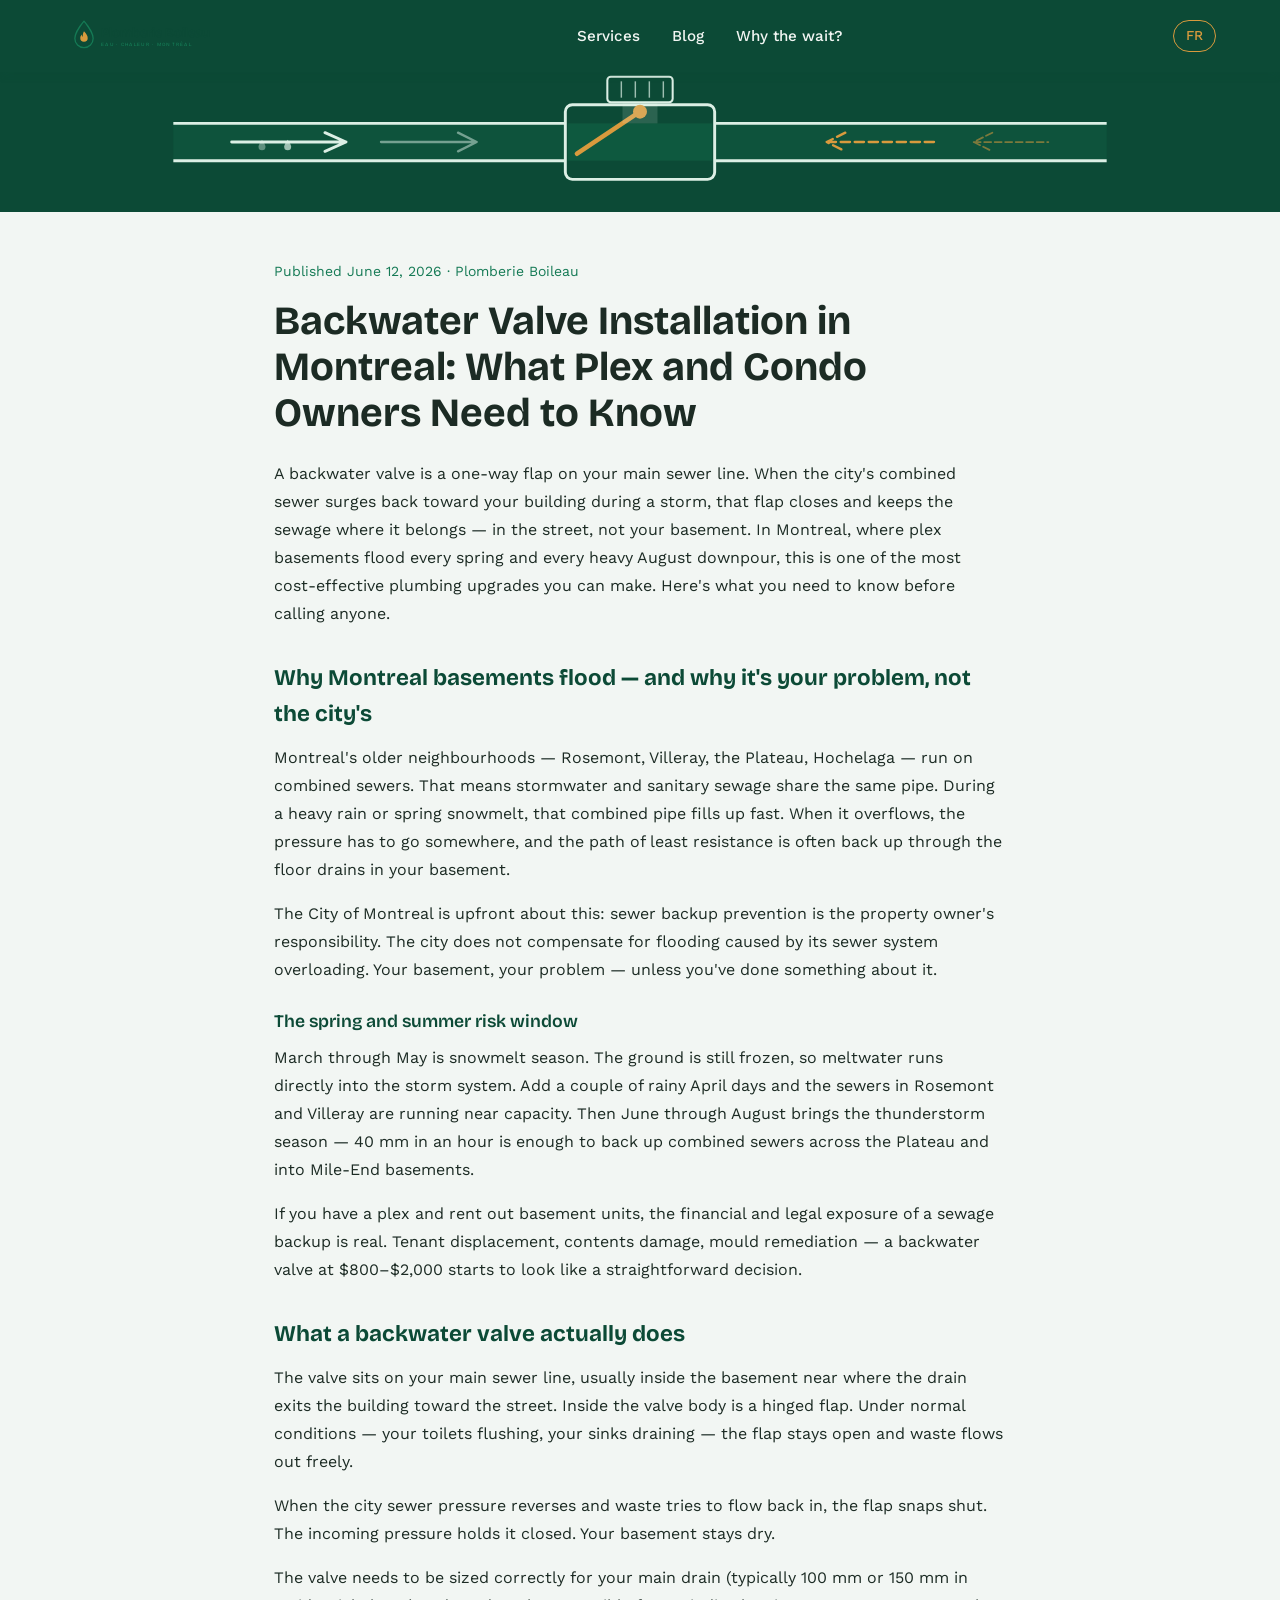
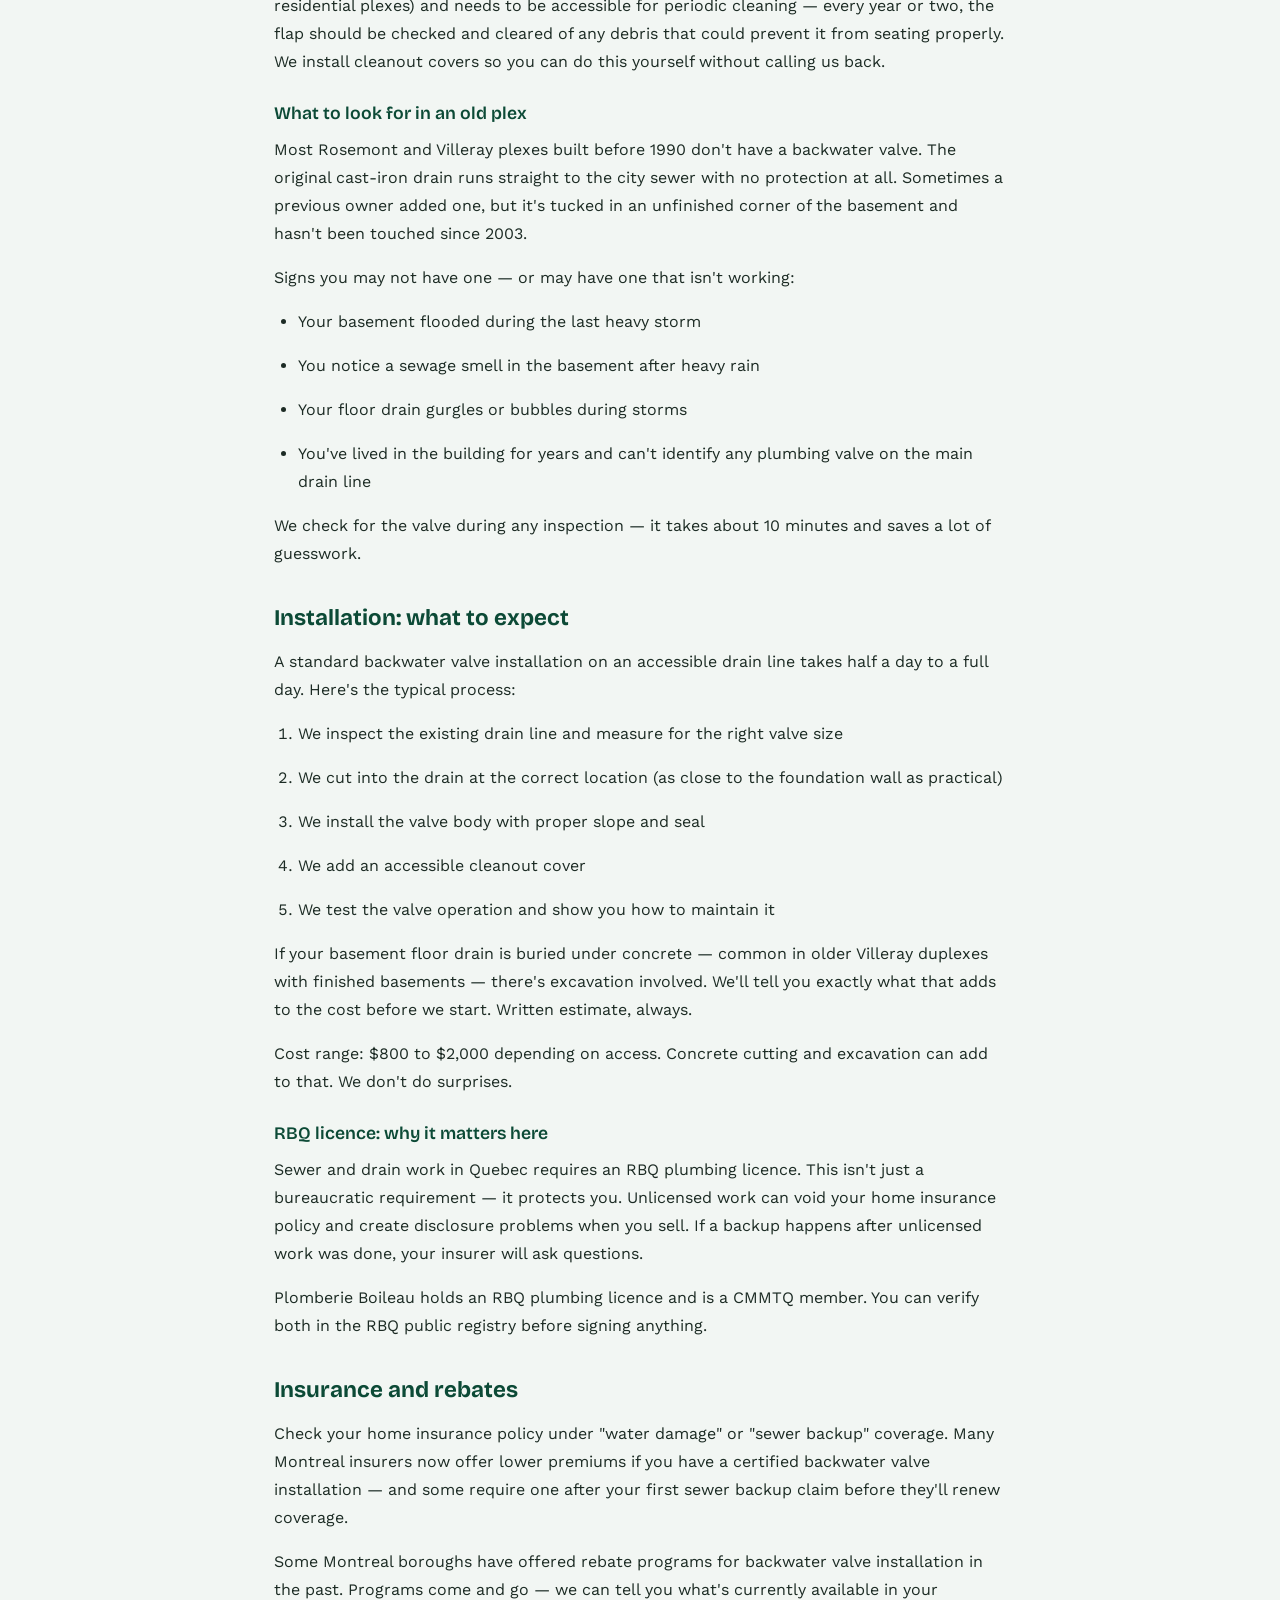
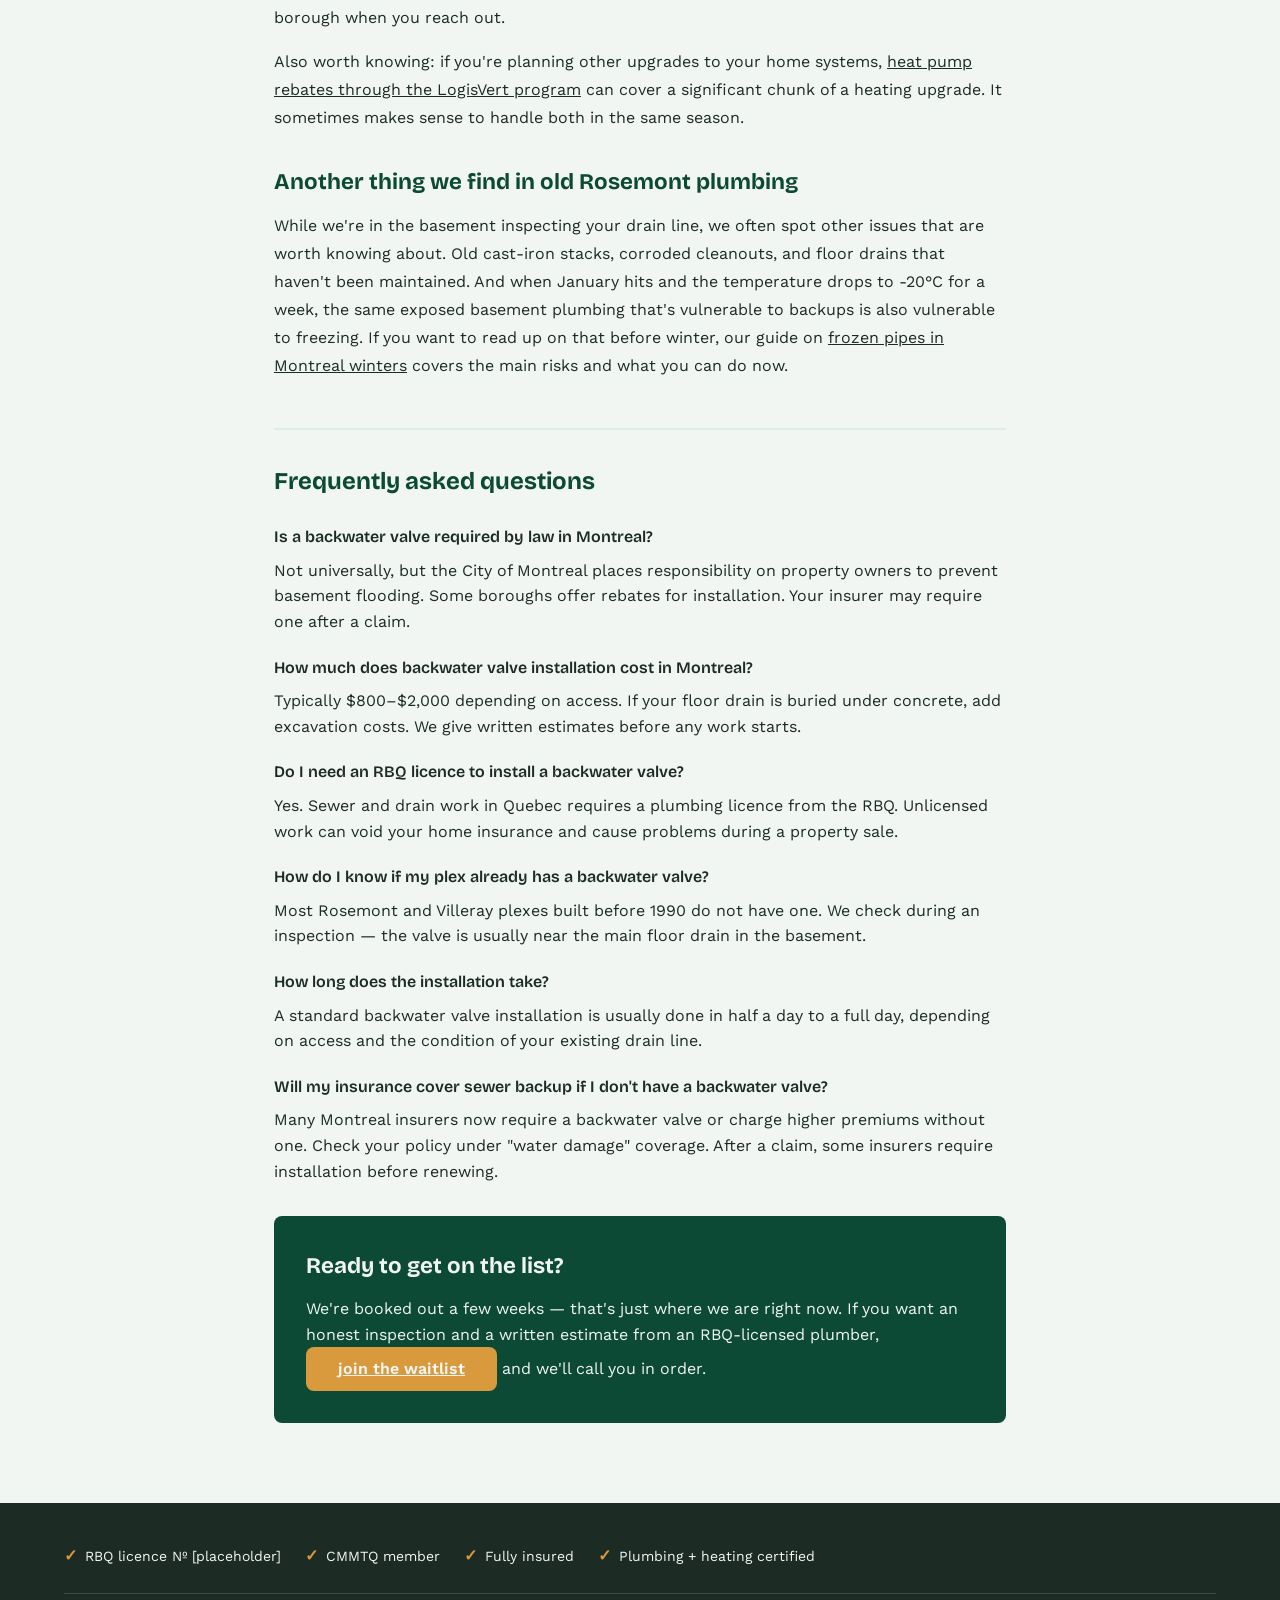
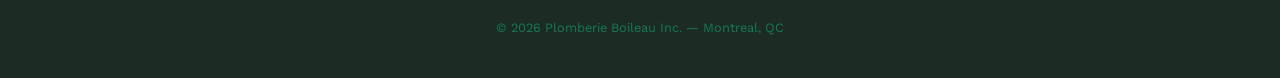
<file: en/blog/backwater-valve-sewer-backup-montreal.html>
<!DOCTYPE html>
<html lang="en">
<head>
  <meta charset="UTF-8">
  <meta name="viewport" content="width=device-width, initial-scale=1.0">
  <title>Backwater Valve Installation in Montreal: What Plex and Condo Owners Need to Know | Plomberie Boileau</title>
  <meta name="description" content="Montreal's sewer system backs up during storms. Here's what a backwater valve does, who needs one, and what installation costs — from an RBQ plumber.">
  <link rel="canonical" href="https://plomberieboileau.ca/en/blog/backwater-valve-sewer-backup-montreal.html">

  <!-- Open Graph -->
  <meta property="og:title" content="Backwater Valve Installation in Montreal: What Plex and Condo Owners Need to Know">
  <meta property="og:description" content="Montreal's sewer system backs up during storms. Here's what a backwater valve does, who needs one, and what installation costs — from an RBQ plumber.">
  <meta property="og:locale" content="en_CA">
  <meta property="og:type" content="article">
  <meta property="og:url" content="https://plomberieboileau.ca/en/blog/backwater-valve-sewer-backup-montreal.html">

  <!-- hreflang -->
  <link rel="alternate" hreflang="fr" href="/blogue/clapet-antiretour-refoulement-egout-montreal.html">
  <link rel="alternate" hreflang="en" href="/en/blog/backwater-valve-sewer-backup-montreal.html">

  <!-- Google Fonts preconnect -->
  <link rel="preconnect" href="https://fonts.googleapis.com">
  <link rel="preconnect" href="https://fonts.gstatic.com" crossorigin>
  <link href="https://fonts.googleapis.com/css2?family=Bricolage+Grotesque:wght@600;700&family=Work+Sans:wght@400;500&family=Fraunces:ital@1&display=swap" rel="stylesheet">

  <link rel="stylesheet" href="../../css/main.css">

  <style>
    .post-body h2 { font-family: var(--font-display); font-weight: 700; color: var(--deep-spruce); font-size: 1.4rem; margin: 2rem 0 0.75rem; }
    .post-body h3 { font-family: var(--font-display); font-weight: 600; color: var(--deep-spruce); font-size: 1.1rem; margin: 1.5rem 0 0.5rem; }
    .post-body p, .post-body li { line-height: 1.75; margin-bottom: 1rem; }
    .post-body ul, .post-body ol { margin-left: 1.5rem; margin-bottom: 1rem; }
    .faq-section { margin-top: 3rem; border-top: 2px solid var(--mint); padding-top: 2rem; }
    .faq-section h2 { font-family: var(--font-display); font-weight: 700; color: var(--deep-spruce); font-size: 1.5rem; margin-bottom: 1.5rem; }
    .faq-section h3 { font-family: var(--font-display); font-weight: 600; color: var(--ink); font-size: 1rem; margin: 1.25rem 0 0.5rem; }
  </style>

  <!-- LocalBusiness JSON-LD -->
  <script type="application/ld+json">
  {
    "@context": "https://schema.org",
    "@type": "Plumber",
    "name": "Plomberie Boileau Inc.",
    "description": "Montreal plumber and HVAC specialist. RBQ-licensed, CMMTQ member.",
    "url": "https://plomberieboileau.ca",
    "telephone": "[placeholder]",
    "address": {
      "@type": "PostalAddress",
      "addressLocality": "Montréal",
      "addressRegion": "QC",
      "addressCountry": "CA"
    },
    "areaServed": {
      "@type": "City",
      "name": "Montréal"
    }
  }
  </script>

  <!-- FAQPage JSON-LD -->
  <script type="application/ld+json">
  {
    "@context": "https://schema.org",
    "@type": "FAQPage",
    "mainEntity": [
      {
        "@type": "Question",
        "name": "Is a backwater valve required by law in Montreal?",
        "acceptedAnswer": {
          "@type": "Answer",
          "text": "Not universally, but the City of Montreal places responsibility on property owners to prevent basement flooding. Some boroughs offer rebates for installation. Your insurer may require one after a claim."
        }
      },
      {
        "@type": "Question",
        "name": "How much does backwater valve installation cost in Montreal?",
        "acceptedAnswer": {
          "@type": "Answer",
          "text": "Typically $800–$2,000 depending on access. If your floor drain is buried under concrete, add excavation costs. We give written estimates before any work starts."
        }
      },
      {
        "@type": "Question",
        "name": "Do I need an RBQ licence to install a backwater valve?",
        "acceptedAnswer": {
          "@type": "Answer",
          "text": "Yes. Sewer and drain work in Quebec requires a plumbing licence from the RBQ. Unlicensed work can void your home insurance and cause problems during a property sale."
        }
      },
      {
        "@type": "Question",
        "name": "How do I know if my plex already has a backwater valve?",
        "acceptedAnswer": {
          "@type": "Answer",
          "text": "Most Rosemont and Villeray plexes built before 1990 do not have one. We check during an inspection — the valve is usually near the main floor drain in the basement."
        }
      },
      {
        "@type": "Question",
        "name": "How long does the installation take?",
        "acceptedAnswer": {
          "@type": "Answer",
          "text": "A standard backwater valve installation is usually done in half a day to a full day, depending on access and the condition of your existing drain line."
        }
      },
      {
        "@type": "Question",
        "name": "Will my insurance cover sewer backup if I don't have a backwater valve?",
        "acceptedAnswer": {
          "@type": "Answer",
          "text": "Many Montreal insurers now require a backwater valve or charge higher premiums without one. Check your policy under \"water damage\" coverage. After a claim, some insurers require installation before renewing."
        }
      }
    ]
  }
  </script>
</head>
<body>

  <!-- Navigation -->
  <header class="site-header">
    <nav class="container" aria-label="Main navigation">
      <a href="/en/" class="nav-logo" aria-label="Plomberie Boileau — home">
        <svg xmlns="http://www.w3.org/2000/svg" viewBox="0 0 640 140" role="img" aria-labelledby="logo-title-bwv" height="56">
          <title id="logo-title-bwv">Plomberie Boileau horizontal wordmark</title>
          <style>@import url('https://fonts.googleapis.com/css2?family=Bricolage+Grotesque:wght@500;600;700&amp;display=swap'); .wm{font-family:'Bricolage Grotesque','Avenir Next','Helvetica Neue',Arial,sans-serif;}</style>
          <g>
            <path d="M70 18 C70 18 38 55 38 79 a32 32 0 0 0 64 0 C102 55 70 18 70 18 Z" fill="none" stroke="#157A55" stroke-width="4.5" stroke-linejoin="round"/>
            <path d="M70 53 c8 9 13 15 13 24 a13 13 0 0 1 -26 0 c0 -6 3 -9 6 -12 c-1 4 1 7 3 8 c-1.5 -7 1 -14 4 -20 Z" fill="#D99A3D"/>
          </g>
          <text x="128" y="72" class="wm" font-weight="700" font-size="46" fill="#0C4A36">Plomberie Boileau</text>
          <text x="130" y="104" class="wm" font-weight="500" font-size="17" letter-spacing="4.5" fill="#157A55">EAU · CHALEUR · MONTRÉAL</text>
        </svg>
      </a>
      <ul class="nav-links">
        <li><a href="/en/#services">Services</a></li>
        <li><a href="/en/blog/">Blog</a></li>
        <li><a href="/en/#why-wait">Why the wait?</a></li>
      </ul>
      <a href="/blogue/clapet-antiretour-refoulement-egout-montreal.html" class="lang-toggle" aria-label="Lire en français">FR</a>
    </nav>
  </header>

<div class="article-hero-band" aria-hidden="true">
  <svg viewBox="0 0 800 120" fill="none" xmlns="http://www.w3.org/2000/svg">
    <rect x="0" y="44" width="800" height="32" fill="#157A55" opacity="0.2"/>
    <line x1="0" y1="44" x2="800" y2="44" stroke="#DCEFE5" stroke-width="2.5"/>
    <line x1="0" y1="76" x2="800" y2="76" stroke="#DCEFE5" stroke-width="2.5"/>
    <rect x="336" y="28" width="128" height="64" rx="6" fill="#0C4A36" stroke="#DCEFE5" stroke-width="2.5"/>
    <rect x="338" y="44" width="124" height="32" fill="#157A55" opacity="0.3"/>
    <line x1="400" y1="34" x2="346" y2="70" stroke="#D99A3D" stroke-width="4" stroke-linecap="round"/>
    <circle cx="400" cy="34" r="6" fill="#D99A3D"/>
    <path d="M50 60 L148 60 M130 52 L148 60 L130 68" stroke="#DCEFE5" stroke-width="2.5" stroke-linecap="round" stroke-linejoin="round" fill="none"/>
    <path d="M178 60 L260 60 M244 52 L260 60 L244 68" stroke="#DCEFE5" stroke-width="2" stroke-linecap="round" stroke-linejoin="round" fill="none" opacity="0.5"/>
    <path d="M560 60 L656 60 M576 52 L560 60 L576 68" stroke="#D99A3D" stroke-width="2" stroke-dasharray="8 4" stroke-linecap="round" stroke-linejoin="round" fill="none"/>
    <path d="M686 60 L750 60 M702 52 L686 60 L702 68" stroke="#D99A3D" stroke-width="1.5" stroke-dasharray="6 3" stroke-linecap="round" stroke-linejoin="round" fill="none" opacity="0.55"/>
    <rect x="372" y="4" width="56" height="22" rx="3" fill="none" stroke="#DCEFE5" stroke-width="1.75"/>
    <line x1="384" y1="8" x2="384" y2="22" stroke="#DCEFE5" stroke-width="1.25" opacity="0.7"/>
    <line x1="396" y1="8" x2="396" y2="22" stroke="#DCEFE5" stroke-width="1.25" opacity="0.7"/>
    <line x1="408" y1="8" x2="408" y2="22" stroke="#DCEFE5" stroke-width="1.25" opacity="0.7"/>
    <line x1="420" y1="8" x2="420" y2="22" stroke="#DCEFE5" stroke-width="1.25" opacity="0.7"/>
    <rect x="385" y="26" width="30" height="18" fill="#DCEFE5" opacity="0.15"/>
    <path d="M98 58 C98 58 95 62 95 64 a3 3 0 0 0 6 0 C101 62 98 58 98 58 Z" fill="#DCEFE5" opacity="0.7"/>
    <path d="M76 58 C76 58 73 62 73 64 a3 3 0 0 0 6 0 C79 62 76 58 76 58 Z" fill="#DCEFE5" opacity="0.4"/>
  </svg>
</div>

  <main>
    <article class="blog-post">
      <div class="container" style="max-width:780px">

        <header>
          <p class="post-meta" style="color:var(--spruce);font-size:0.875rem;margin-bottom:0.5rem">Published June 12, 2026 · Plomberie Boileau</p>
          <h1>Backwater Valve Installation in Montreal: What Plex and Condo Owners Need to Know</h1>
        </header>

        <div class="post-body">

          <p>A backwater valve is a one-way flap on your main sewer line. When the city's combined sewer surges back toward your building during a storm, that flap closes and keeps the sewage where it belongs — in the street, not your basement. In Montreal, where plex basements flood every spring and every heavy August downpour, this is one of the most cost-effective plumbing upgrades you can make. Here's what you need to know before calling anyone.</p>

          <section class="reveal">
            <h2>Why Montreal basements flood — and why it's your problem, not the city's</h2>
            <p>Montreal's older neighbourhoods — Rosemont, Villeray, the Plateau, Hochelaga — run on combined sewers. That means stormwater and sanitary sewage share the same pipe. During a heavy rain or spring snowmelt, that combined pipe fills up fast. When it overflows, the pressure has to go somewhere, and the path of least resistance is often back up through the floor drains in your basement.</p>
            <p>The City of Montreal is upfront about this: sewer backup prevention is the property owner's responsibility. The city does not compensate for flooding caused by its sewer system overloading. Your basement, your problem — unless you've done something about it.</p>

            <h3>The spring and summer risk window</h3>
            <p>March through May is snowmelt season. The ground is still frozen, so meltwater runs directly into the storm system. Add a couple of rainy April days and the sewers in Rosemont and Villeray are running near capacity. Then June through August brings the thunderstorm season — 40 mm in an hour is enough to back up combined sewers across the Plateau and into Mile-End basements.</p>
            <p>If you have a plex and rent out basement units, the financial and legal exposure of a sewage backup is real. Tenant displacement, contents damage, mould remediation — a backwater valve at $800–$2,000 starts to look like a straightforward decision.</p>
          </section>

          <section class="reveal">
            <h2>What a backwater valve actually does</h2>
            <p>The valve sits on your main sewer line, usually inside the basement near where the drain exits the building toward the street. Inside the valve body is a hinged flap. Under normal conditions — your toilets flushing, your sinks draining — the flap stays open and waste flows out freely.</p>
            <p>When the city sewer pressure reverses and waste tries to flow back in, the flap snaps shut. The incoming pressure holds it closed. Your basement stays dry.</p>
            <p>The valve needs to be sized correctly for your main drain (typically 100 mm or 150 mm in residential plexes) and needs to be accessible for periodic cleaning — every year or two, the flap should be checked and cleared of any debris that could prevent it from seating properly. We install cleanout covers so you can do this yourself without calling us back.</p>

            <h3>What to look for in an old plex</h3>
            <p>Most Rosemont and Villeray plexes built before 1990 don't have a backwater valve. The original cast-iron drain runs straight to the city sewer with no protection at all. Sometimes a previous owner added one, but it's tucked in an unfinished corner of the basement and hasn't been touched since 2003.</p>
            <p>Signs you may not have one — or may have one that isn't working:</p>
            <ul>
              <li>Your basement flooded during the last heavy storm</li>
              <li>You notice a sewage smell in the basement after heavy rain</li>
              <li>Your floor drain gurgles or bubbles during storms</li>
              <li>You've lived in the building for years and can't identify any plumbing valve on the main drain line</li>
            </ul>
            <p>We check for the valve during any inspection — it takes about 10 minutes and saves a lot of guesswork.</p>
          </section>

          <section class="reveal">
            <h2>Installation: what to expect</h2>
            <p>A standard backwater valve installation on an accessible drain line takes half a day to a full day. Here's the typical process:</p>
            <ol>
              <li>We inspect the existing drain line and measure for the right valve size</li>
              <li>We cut into the drain at the correct location (as close to the foundation wall as practical)</li>
              <li>We install the valve body with proper slope and seal</li>
              <li>We add an accessible cleanout cover</li>
              <li>We test the valve operation and show you how to maintain it</li>
            </ol>
            <p>If your basement floor drain is buried under concrete — common in older Villeray duplexes with finished basements — there's excavation involved. We'll tell you exactly what that adds to the cost before we start. Written estimate, always.</p>
            <p>Cost range: $800 to $2,000 depending on access. Concrete cutting and excavation can add to that. We don't do surprises.</p>

            <h3>RBQ licence: why it matters here</h3>
            <p>Sewer and drain work in Quebec requires an RBQ plumbing licence. This isn't just a bureaucratic requirement — it protects you. Unlicensed work can void your home insurance policy and create disclosure problems when you sell. If a backup happens after unlicensed work was done, your insurer will ask questions.</p>
            <p>Plomberie Boileau holds an RBQ plumbing licence and is a CMMTQ member. You can verify both in the RBQ public registry before signing anything.</p>
          </section>

          <section class="reveal">
            <h2>Insurance and rebates</h2>
            <p>Check your home insurance policy under "water damage" or "sewer backup" coverage. Many Montreal insurers now offer lower premiums if you have a certified backwater valve installation — and some require one after your first sewer backup claim before they'll renew coverage.</p>
            <p>Some Montreal boroughs have offered rebate programs for backwater valve installation in the past. Programs come and go — we can tell you what's currently available in your borough when you reach out.</p>
            <p>Also worth knowing: if you're planning other upgrades to your home systems, <a href="/en/blog/logisvert-heat-pump-rebate-montreal.html">heat pump rebates through the LogisVert program</a> can cover a significant chunk of a heating upgrade. It sometimes makes sense to handle both in the same season.</p>
          </section>

          <section class="reveal">
            <h2>Another thing we find in old Rosemont plumbing</h2>
            <p>While we're in the basement inspecting your drain line, we often spot other issues that are worth knowing about. Old cast-iron stacks, corroded cleanouts, and floor drains that haven't been maintained. And when January hits and the temperature drops to -20°C for a week, the same exposed basement plumbing that's vulnerable to backups is also vulnerable to freezing. If you want to read up on that before winter, our guide on <a href="/en/blog/frozen-pipes-montreal-winter.html">frozen pipes in Montreal winters</a> covers the main risks and what you can do now.</p>
          </section>

        </div><!-- /.post-body -->

        <section class="faq-section reveal">
          <h2>Frequently asked questions</h2>

          <h3>Is a backwater valve required by law in Montreal?</h3>
          <p>Not universally, but the City of Montreal places responsibility on property owners to prevent basement flooding. Some boroughs offer rebates for installation. Your insurer may require one after a claim.</p>

          <h3>How much does backwater valve installation cost in Montreal?</h3>
          <p>Typically $800–$2,000 depending on access. If your floor drain is buried under concrete, add excavation costs. We give written estimates before any work starts.</p>

          <h3>Do I need an RBQ licence to install a backwater valve?</h3>
          <p>Yes. Sewer and drain work in Quebec requires a plumbing licence from the RBQ. Unlicensed work can void your home insurance and cause problems during a property sale.</p>

          <h3>How do I know if my plex already has a backwater valve?</h3>
          <p>Most Rosemont and Villeray plexes built before 1990 do not have one. We check during an inspection — the valve is usually near the main floor drain in the basement.</p>

          <h3>How long does the installation take?</h3>
          <p>A standard backwater valve installation is usually done in half a day to a full day, depending on access and the condition of your existing drain line.</p>

          <h3>Will my insurance cover sewer backup if I don't have a backwater valve?</h3>
          <p>Many Montreal insurers now require a backwater valve or charge higher premiums without one. Check your policy under "water damage" coverage. After a claim, some insurers require installation before renewing.</p>
        </section>

        <section class="waitlist-cta reveal" style="background:var(--deep-spruce);color:var(--ice);padding:2rem;border-radius:8px;margin-top:2rem">
          <h2>Ready to get on the list?</h2>
          <p>We're booked out a few weeks — that's just where we are right now. If you want an honest inspection and a written estimate from an RBQ-licensed plumber, <a href="/en/#waitlist" class="btn-primary" style="color:var(--ice)">join the waitlist</a> and we'll call you in order.</p>
        </section>

      </div><!-- /.container -->
    </article>
  </main>

  <footer>
    <div class="container">
      <div class="trust-bar">
        <span class="trust-item">RBQ licence № [placeholder]</span>
        <span class="trust-item">CMMTQ member</span>
        <span class="trust-item">Fully insured</span>
        <span class="trust-item">Plumbing + heating certified</span>
      </div>
      <p style="font-size:0.8rem;color:var(--spruce);margin-top:1rem;text-align:center">&copy; 2026 Plomberie Boileau Inc. — Montreal, QC</p>
    </div>
  </footer>

  <script src="../../js/main.js"></script>
</body>
</html>
</file>
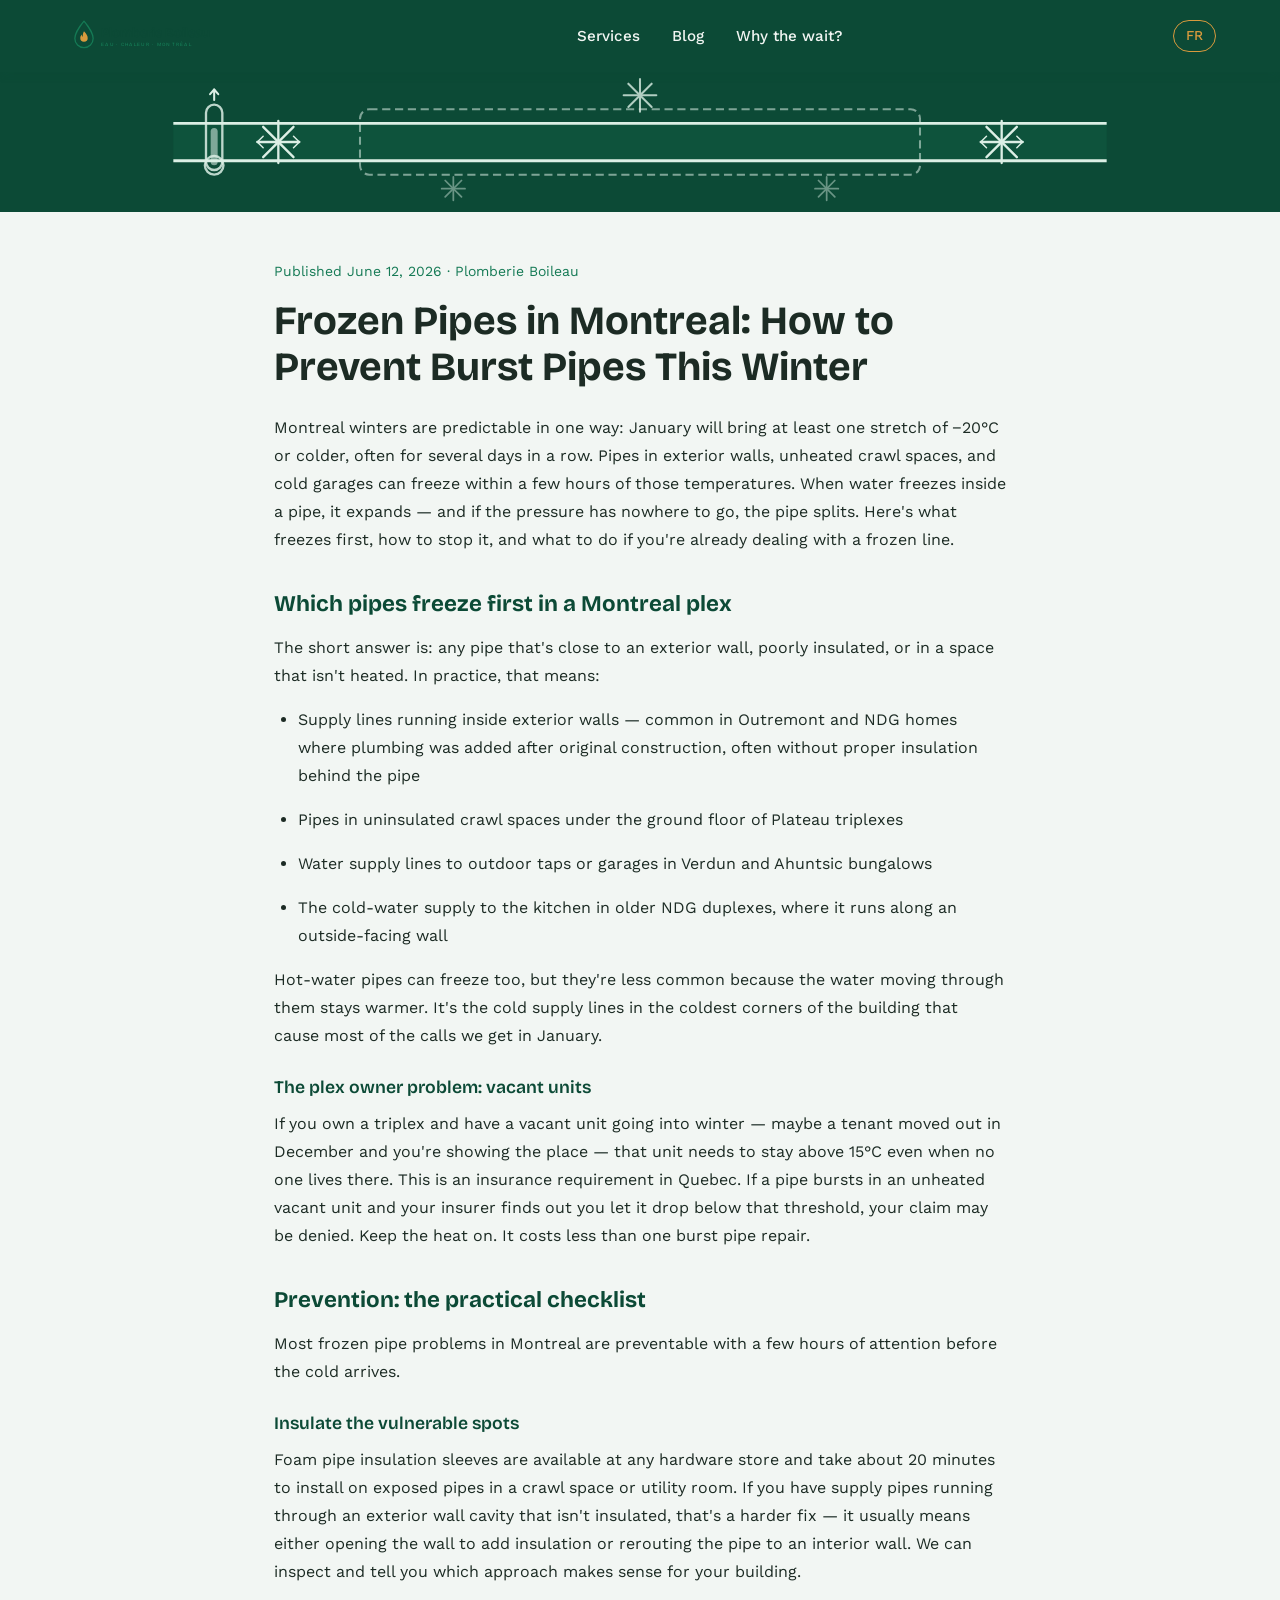
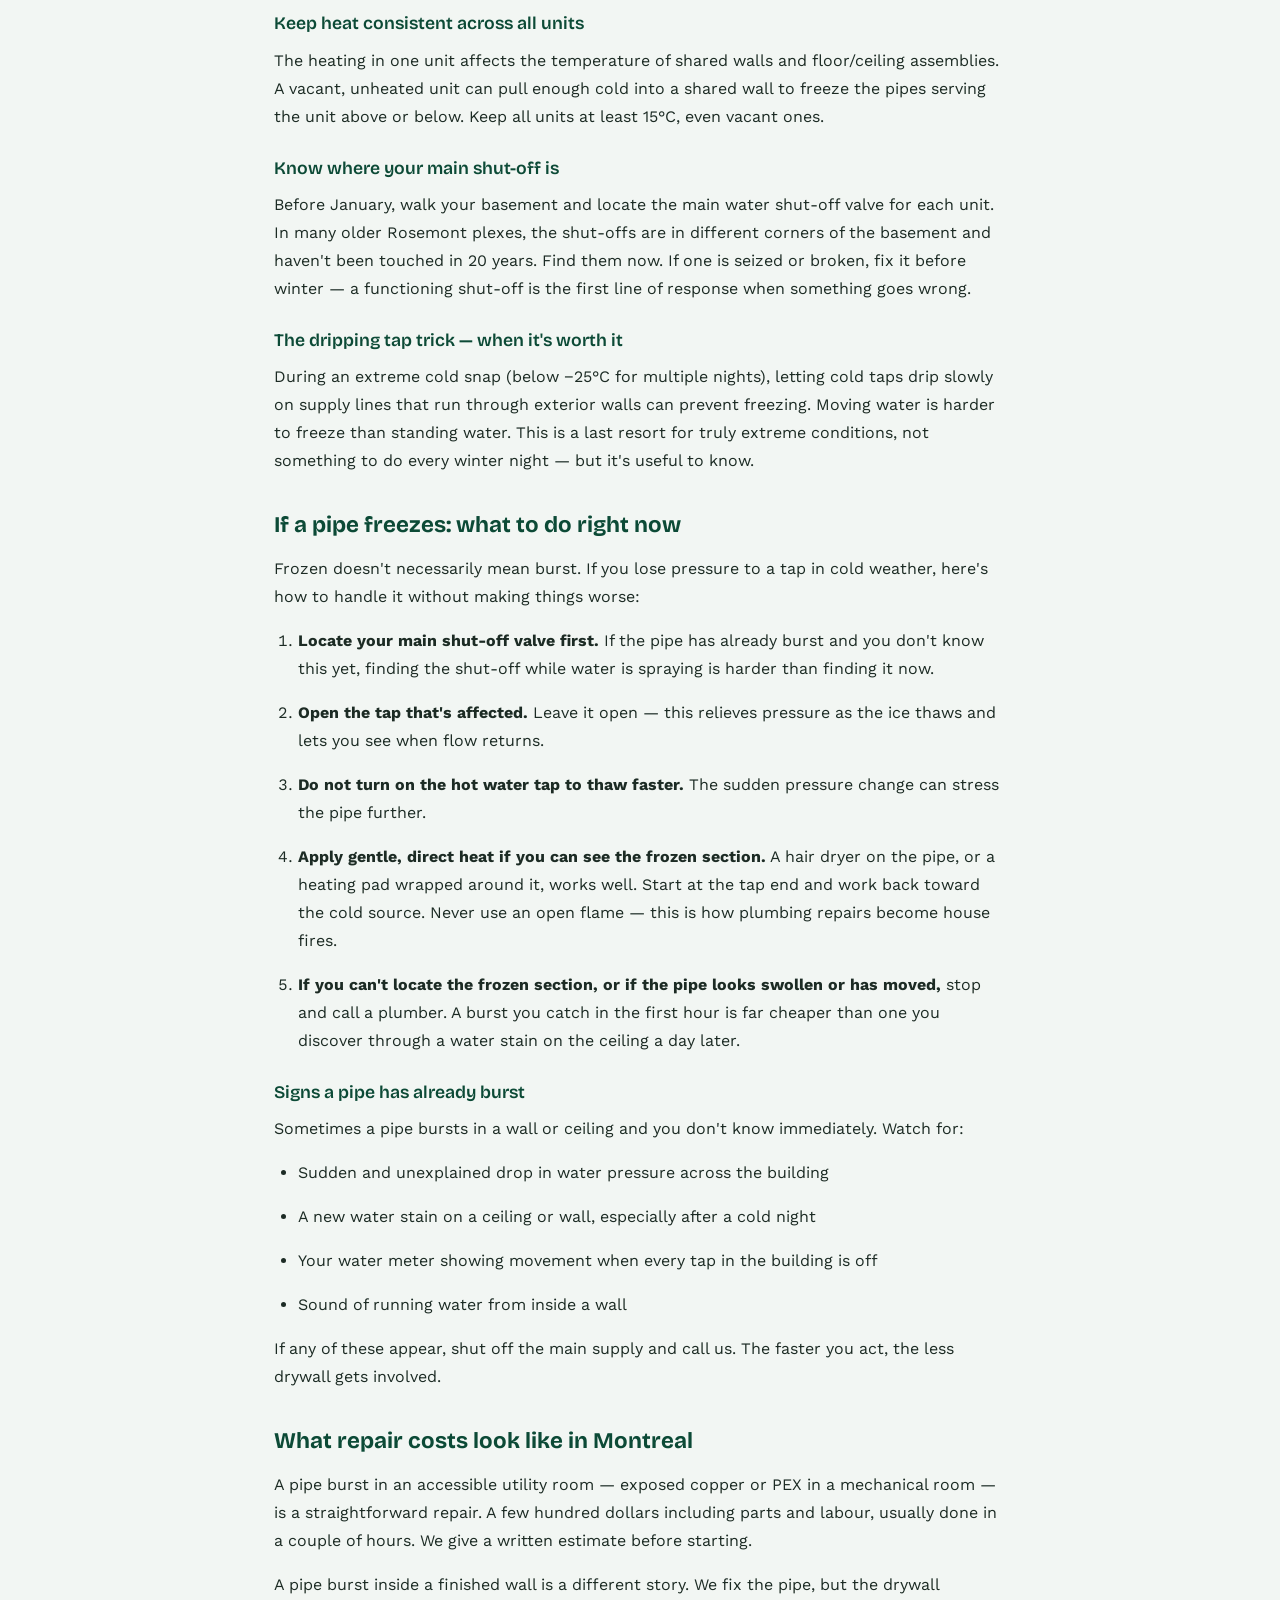
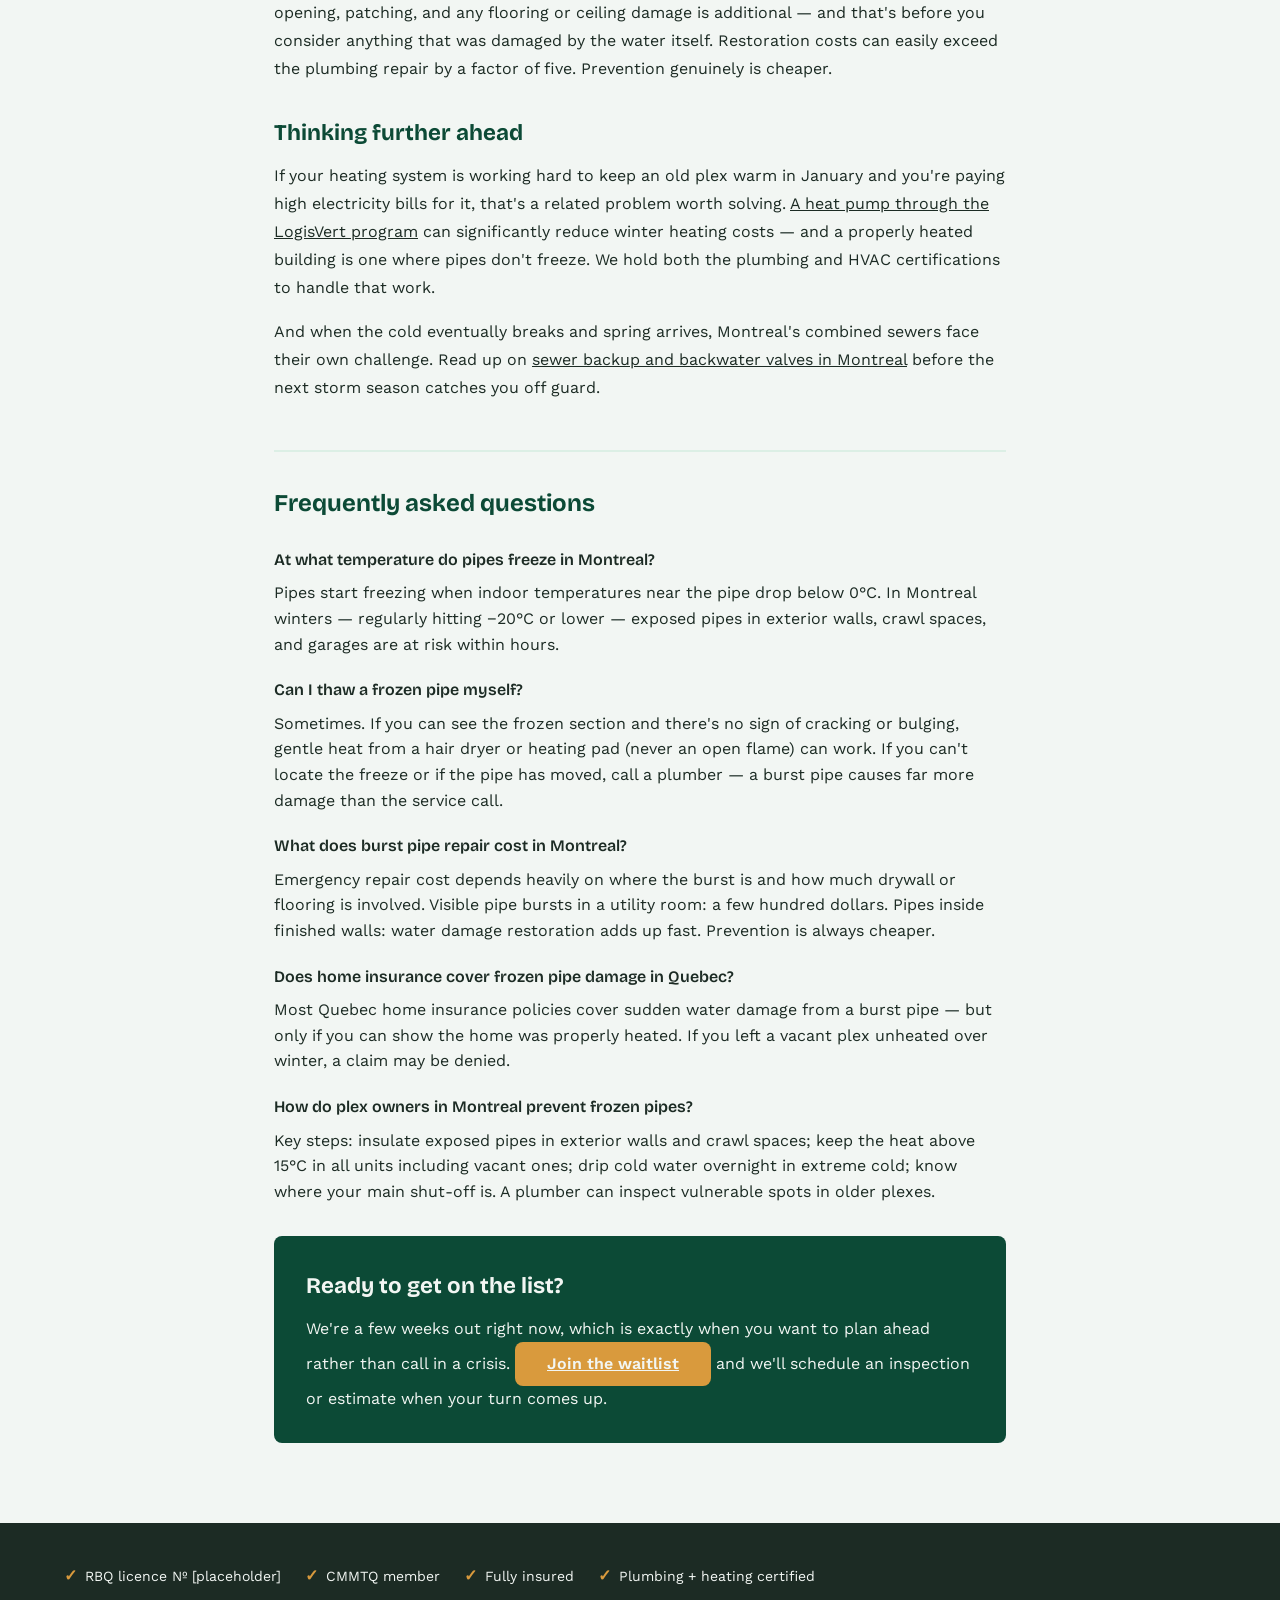
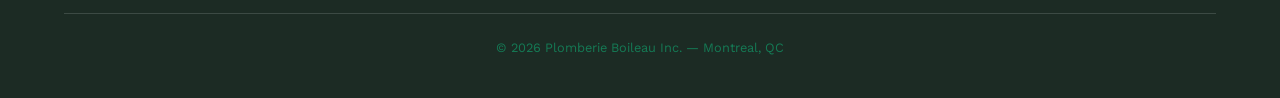
<file: en/blog/frozen-pipes-montreal-winter.html>
<!DOCTYPE html>
<html lang="en">
<head>
  <meta charset="UTF-8">
  <meta name="viewport" content="width=device-width, initial-scale=1.0">
  <title>Frozen Pipes in Montreal: How to Prevent Burst Pipes This Winter | Plomberie Boileau</title>
  <meta name="description" content="Montreal winters hit −20 °C. Here's which pipes freeze first, how to prevent it in a plex or condo, and when to call a plumber.">
  <link rel="canonical" href="https://plomberieboileau.ca/en/blog/frozen-pipes-montreal-winter.html">

  <!-- Open Graph -->
  <meta property="og:title" content="Frozen Pipes in Montreal: How to Prevent Burst Pipes This Winter">
  <meta property="og:description" content="Montreal winters hit −20 °C. Here's which pipes freeze first, how to prevent it in a plex or condo, and when to call a plumber.">
  <meta property="og:locale" content="en_CA">
  <meta property="og:type" content="article">
  <meta property="og:url" content="https://plomberieboileau.ca/en/blog/frozen-pipes-montreal-winter.html">

  <!-- hreflang -->
  <link rel="alternate" hreflang="fr" href="/blogue/tuyaux-geles-hiver-montreal.html">
  <link rel="alternate" hreflang="en" href="/en/blog/frozen-pipes-montreal-winter.html">

  <!-- Google Fonts preconnect -->
  <link rel="preconnect" href="https://fonts.googleapis.com">
  <link rel="preconnect" href="https://fonts.gstatic.com" crossorigin>
  <link href="https://fonts.googleapis.com/css2?family=Bricolage+Grotesque:wght@600;700&family=Work+Sans:wght@400;500&family=Fraunces:ital@1&display=swap" rel="stylesheet">

  <link rel="stylesheet" href="../../css/main.css">

  <style>
    .post-body h2 { font-family: var(--font-display); font-weight: 700; color: var(--deep-spruce); font-size: 1.4rem; margin: 2rem 0 0.75rem; }
    .post-body h3 { font-family: var(--font-display); font-weight: 600; color: var(--deep-spruce); font-size: 1.1rem; margin: 1.5rem 0 0.5rem; }
    .post-body p, .post-body li { line-height: 1.75; margin-bottom: 1rem; }
    .post-body ul, .post-body ol { margin-left: 1.5rem; margin-bottom: 1rem; }
    .faq-section { margin-top: 3rem; border-top: 2px solid var(--mint); padding-top: 2rem; }
    .faq-section h2 { font-family: var(--font-display); font-weight: 700; color: var(--deep-spruce); font-size: 1.5rem; margin-bottom: 1.5rem; }
    .faq-section h3 { font-family: var(--font-display); font-weight: 600; color: var(--ink); font-size: 1rem; margin: 1.25rem 0 0.5rem; }
  </style>

  <!-- LocalBusiness JSON-LD -->
  <script type="application/ld+json">
  {
    "@context": "https://schema.org",
    "@type": "Plumber",
    "name": "Plomberie Boileau Inc.",
    "description": "Montreal plumber and HVAC specialist. RBQ-licensed, CMMTQ member.",
    "url": "https://plomberieboileau.ca",
    "telephone": "[placeholder]",
    "address": {
      "@type": "PostalAddress",
      "addressLocality": "Montréal",
      "addressRegion": "QC",
      "addressCountry": "CA"
    },
    "areaServed": {
      "@type": "City",
      "name": "Montréal"
    }
  }
  </script>

  <!-- FAQPage JSON-LD -->
  <script type="application/ld+json">
  {
    "@context": "https://schema.org",
    "@type": "FAQPage",
    "mainEntity": [
      {
        "@type": "Question",
        "name": "At what temperature do pipes freeze in Montreal?",
        "acceptedAnswer": {
          "@type": "Answer",
          "text": "Pipes start freezing when indoor temperatures near the pipe drop below 0°C. In Montreal winters — regularly hitting −20°C or lower — exposed pipes in exterior walls, crawl spaces, and garages are at risk within hours."
        }
      },
      {
        "@type": "Question",
        "name": "Can I thaw a frozen pipe myself?",
        "acceptedAnswer": {
          "@type": "Answer",
          "text": "Sometimes. If you can see the frozen section and there's no sign of cracking or bulging, gentle heat from a hair dryer or heating pad (never an open flame) can work. If you can't locate the freeze or if the pipe has moved, call a plumber — a burst pipe causes far more damage than the service call."
        }
      },
      {
        "@type": "Question",
        "name": "What does burst pipe repair cost in Montreal?",
        "acceptedAnswer": {
          "@type": "Answer",
          "text": "Emergency repair cost depends heavily on where the burst is and how much drywall or flooring is involved. Visible pipe bursts in a utility room: a few hundred dollars. Pipes inside finished walls: water damage restoration adds up fast. Prevention is always cheaper."
        }
      },
      {
        "@type": "Question",
        "name": "Does home insurance cover frozen pipe damage in Quebec?",
        "acceptedAnswer": {
          "@type": "Answer",
          "text": "Most Quebec home insurance policies cover sudden water damage from a burst pipe — but only if you can show the home was properly heated. If you left a vacant plex unheated over winter, a claim may be denied."
        }
      },
      {
        "@type": "Question",
        "name": "How do plex owners in Montreal prevent frozen pipes?",
        "acceptedAnswer": {
          "@type": "Answer",
          "text": "Key steps: insulate exposed pipes in exterior walls and crawl spaces; keep the heat above 15°C in all units including vacant ones; drip cold water overnight in extreme cold; know where your main shut-off is. A plumber can inspect vulnerable spots in older plexes."
        }
      }
    ]
  }
  </script>
</head>
<body>

  <!-- Navigation -->
  <header class="site-header">
    <nav class="container" aria-label="Main navigation">
      <a href="/en/" class="nav-logo" aria-label="Plomberie Boileau — home">
        <svg xmlns="http://www.w3.org/2000/svg" viewBox="0 0 640 140" role="img" aria-labelledby="logo-title-fp" height="56">
          <title id="logo-title-fp">Plomberie Boileau horizontal wordmark</title>
          <style>@import url('https://fonts.googleapis.com/css2?family=Bricolage+Grotesque:wght@500;600;700&amp;display=swap'); .wm{font-family:'Bricolage Grotesque','Avenir Next','Helvetica Neue',Arial,sans-serif;}</style>
          <g>
            <path d="M70 18 C70 18 38 55 38 79 a32 32 0 0 0 64 0 C102 55 70 18 70 18 Z" fill="none" stroke="#157A55" stroke-width="4.5" stroke-linejoin="round"/>
            <path d="M70 53 c8 9 13 15 13 24 a13 13 0 0 1 -26 0 c0 -6 3 -9 6 -12 c-1 4 1 7 3 8 c-1.5 -7 1 -14 4 -20 Z" fill="#D99A3D"/>
          </g>
          <text x="128" y="72" class="wm" font-weight="700" font-size="46" fill="#0C4A36">Plomberie Boileau</text>
          <text x="130" y="104" class="wm" font-weight="500" font-size="17" letter-spacing="4.5" fill="#157A55">EAU · CHALEUR · MONTRÉAL</text>
        </svg>
      </a>
      <ul class="nav-links">
        <li><a href="/en/#services">Services</a></li>
        <li><a href="/en/blog/">Blog</a></li>
        <li><a href="/en/#why-wait">Why the wait?</a></li>
      </ul>
      <a href="/blogue/tuyaux-geles-hiver-montreal.html" class="lang-toggle" aria-label="Lire en français">FR</a>
    </nav>
  </header>

<div class="article-hero-band" aria-hidden="true">
  <svg viewBox="0 0 800 120" fill="none" xmlns="http://www.w3.org/2000/svg">
    <rect x="0" y="44" width="800" height="32" fill="#157A55" opacity="0.2"/>
    <line x1="0" y1="44" x2="800" y2="44" stroke="#DCEFE5" stroke-width="2.5"/>
    <line x1="0" y1="76" x2="800" y2="76" stroke="#DCEFE5" stroke-width="2.5"/>
    <rect x="160" y="32" width="480" height="56" rx="8" fill="none" stroke="#DCEFE5" stroke-width="1.75" stroke-dasharray="7 4" opacity="0.55"/>
    <rect x="28" y="28" width="14" height="56" rx="7" fill="none" stroke="#DCEFE5" stroke-width="2" opacity="0.85"/>
    <rect x="32" y="48" width="6" height="32" rx="3" fill="#DCEFE5" opacity="0.55"/>
    <circle cx="35" cy="80" r="8" fill="none" stroke="#DCEFE5" stroke-width="2" opacity="0.85"/>
    <path d="M35 24 L35 15" stroke="#DCEFE5" stroke-width="1.75" stroke-linecap="round"/>
    <path d="M31.5 19 L35 15 L38.5 19" stroke="#DCEFE5" stroke-width="1.75" stroke-linecap="round" stroke-linejoin="round"/>
    <g transform="translate(90, 60)">
      <line x1="-18" y1="0" x2="18" y2="0" stroke="#DCEFE5" stroke-width="2" stroke-linecap="round"/>
      <line x1="0" y1="-18" x2="0" y2="18" stroke="#DCEFE5" stroke-width="2" stroke-linecap="round"/>
      <line x1="-13" y1="-13" x2="13" y2="13" stroke="#DCEFE5" stroke-width="2" stroke-linecap="round"/>
      <line x1="13" y1="-13" x2="-13" y2="13" stroke="#DCEFE5" stroke-width="2" stroke-linecap="round"/>
      <line x1="-18" y1="0" x2="-13" y2="-5" stroke="#DCEFE5" stroke-width="1.25" stroke-linecap="round"/>
      <line x1="-18" y1="0" x2="-13" y2="5" stroke="#DCEFE5" stroke-width="1.25" stroke-linecap="round"/>
      <line x1="18" y1="0" x2="13" y2="-5" stroke="#DCEFE5" stroke-width="1.25" stroke-linecap="round"/>
      <line x1="18" y1="0" x2="13" y2="5" stroke="#DCEFE5" stroke-width="1.25" stroke-linecap="round"/>
    </g>
    <g transform="translate(400, 20)" opacity="0.8">
      <line x1="-14" y1="0" x2="14" y2="0" stroke="#DCEFE5" stroke-width="1.75" stroke-linecap="round"/>
      <line x1="0" y1="-14" x2="0" y2="14" stroke="#DCEFE5" stroke-width="1.75" stroke-linecap="round"/>
      <line x1="-10" y1="-10" x2="10" y2="10" stroke="#DCEFE5" stroke-width="1.75" stroke-linecap="round"/>
      <line x1="10" y1="-10" x2="-10" y2="10" stroke="#DCEFE5" stroke-width="1.75" stroke-linecap="round"/>
    </g>
    <g transform="translate(710, 60)">
      <line x1="-18" y1="0" x2="18" y2="0" stroke="#DCEFE5" stroke-width="2" stroke-linecap="round"/>
      <line x1="0" y1="-18" x2="0" y2="18" stroke="#DCEFE5" stroke-width="2" stroke-linecap="round"/>
      <line x1="-13" y1="-13" x2="13" y2="13" stroke="#DCEFE5" stroke-width="2" stroke-linecap="round"/>
      <line x1="13" y1="-13" x2="-13" y2="13" stroke="#DCEFE5" stroke-width="2" stroke-linecap="round"/>
      <line x1="-18" y1="0" x2="-13" y2="-5" stroke="#DCEFE5" stroke-width="1.25" stroke-linecap="round"/>
      <line x1="-18" y1="0" x2="-13" y2="5" stroke="#DCEFE5" stroke-width="1.25" stroke-linecap="round"/>
      <line x1="18" y1="0" x2="13" y2="-5" stroke="#DCEFE5" stroke-width="1.25" stroke-linecap="round"/>
      <line x1="18" y1="0" x2="13" y2="5" stroke="#DCEFE5" stroke-width="1.25" stroke-linecap="round"/>
    </g>
    <g transform="translate(240, 100)" opacity="0.45">
      <line x1="-10" y1="0" x2="10" y2="0" stroke="#DCEFE5" stroke-width="1.5" stroke-linecap="round"/>
      <line x1="0" y1="-10" x2="0" y2="10" stroke="#DCEFE5" stroke-width="1.5" stroke-linecap="round"/>
      <line x1="-7" y1="-7" x2="7" y2="7" stroke="#DCEFE5" stroke-width="1.5" stroke-linecap="round"/>
      <line x1="7" y1="-7" x2="-7" y2="7" stroke="#DCEFE5" stroke-width="1.5" stroke-linecap="round"/>
    </g>
    <g transform="translate(560, 100)" opacity="0.45">
      <line x1="-10" y1="0" x2="10" y2="0" stroke="#DCEFE5" stroke-width="1.5" stroke-linecap="round"/>
      <line x1="0" y1="-10" x2="0" y2="10" stroke="#DCEFE5" stroke-width="1.5" stroke-linecap="round"/>
      <line x1="-7" y1="-7" x2="7" y2="7" stroke="#DCEFE5" stroke-width="1.5" stroke-linecap="round"/>
      <line x1="7" y1="-7" x2="-7" y2="7" stroke="#DCEFE5" stroke-width="1.5" stroke-linecap="round"/>
    </g>
  </svg>
</div>

  <main>
    <article class="blog-post">
      <div class="container" style="max-width:780px">

        <header>
          <p class="post-meta" style="color:var(--spruce);font-size:0.875rem;margin-bottom:0.5rem">Published June 12, 2026 · Plomberie Boileau</p>
          <h1>Frozen Pipes in Montreal: How to Prevent Burst Pipes This Winter</h1>
        </header>

        <div class="post-body">

          <p>Montreal winters are predictable in one way: January will bring at least one stretch of −20°C or colder, often for several days in a row. Pipes in exterior walls, unheated crawl spaces, and cold garages can freeze within a few hours of those temperatures. When water freezes inside a pipe, it expands — and if the pressure has nowhere to go, the pipe splits. Here's what freezes first, how to stop it, and what to do if you're already dealing with a frozen line.</p>

          <section class="reveal">
            <h2>Which pipes freeze first in a Montreal plex</h2>
            <p>The short answer is: any pipe that's close to an exterior wall, poorly insulated, or in a space that isn't heated. In practice, that means:</p>
            <ul>
              <li>Supply lines running inside exterior walls — common in Outremont and NDG homes where plumbing was added after original construction, often without proper insulation behind the pipe</li>
              <li>Pipes in uninsulated crawl spaces under the ground floor of Plateau triplexes</li>
              <li>Water supply lines to outdoor taps or garages in Verdun and Ahuntsic bungalows</li>
              <li>The cold-water supply to the kitchen in older NDG duplexes, where it runs along an outside-facing wall</li>
            </ul>
            <p>Hot-water pipes can freeze too, but they're less common because the water moving through them stays warmer. It's the cold supply lines in the coldest corners of the building that cause most of the calls we get in January.</p>

            <h3>The plex owner problem: vacant units</h3>
            <p>If you own a triplex and have a vacant unit going into winter — maybe a tenant moved out in December and you're showing the place — that unit needs to stay above 15°C even when no one lives there. This is an insurance requirement in Quebec. If a pipe bursts in an unheated vacant unit and your insurer finds out you let it drop below that threshold, your claim may be denied. Keep the heat on. It costs less than one burst pipe repair.</p>
          </section>

          <section class="reveal">
            <h2>Prevention: the practical checklist</h2>
            <p>Most frozen pipe problems in Montreal are preventable with a few hours of attention before the cold arrives.</p>

            <h3>Insulate the vulnerable spots</h3>
            <p>Foam pipe insulation sleeves are available at any hardware store and take about 20 minutes to install on exposed pipes in a crawl space or utility room. If you have supply pipes running through an exterior wall cavity that isn't insulated, that's a harder fix — it usually means either opening the wall to add insulation or rerouting the pipe to an interior wall. We can inspect and tell you which approach makes sense for your building.</p>

            <h3>Keep heat consistent across all units</h3>
            <p>The heating in one unit affects the temperature of shared walls and floor/ceiling assemblies. A vacant, unheated unit can pull enough cold into a shared wall to freeze the pipes serving the unit above or below. Keep all units at least 15°C, even vacant ones.</p>

            <h3>Know where your main shut-off is</h3>
            <p>Before January, walk your basement and locate the main water shut-off valve for each unit. In many older Rosemont plexes, the shut-offs are in different corners of the basement and haven't been touched in 20 years. Find them now. If one is seized or broken, fix it before winter — a functioning shut-off is the first line of response when something goes wrong.</p>

            <h3>The dripping tap trick — when it's worth it</h3>
            <p>During an extreme cold snap (below −25°C for multiple nights), letting cold taps drip slowly on supply lines that run through exterior walls can prevent freezing. Moving water is harder to freeze than standing water. This is a last resort for truly extreme conditions, not something to do every winter night — but it's useful to know.</p>
          </section>

          <section class="reveal">
            <h2>If a pipe freezes: what to do right now</h2>
            <p>Frozen doesn't necessarily mean burst. If you lose pressure to a tap in cold weather, here's how to handle it without making things worse:</p>
            <ol>
              <li><strong>Locate your main shut-off valve first.</strong> If the pipe has already burst and you don't know this yet, finding the shut-off while water is spraying is harder than finding it now.</li>
              <li><strong>Open the tap that's affected.</strong> Leave it open — this relieves pressure as the ice thaws and lets you see when flow returns.</li>
              <li><strong>Do not turn on the hot water tap to thaw faster.</strong> The sudden pressure change can stress the pipe further.</li>
              <li><strong>Apply gentle, direct heat if you can see the frozen section.</strong> A hair dryer on the pipe, or a heating pad wrapped around it, works well. Start at the tap end and work back toward the cold source. Never use an open flame — this is how plumbing repairs become house fires.</li>
              <li><strong>If you can't locate the frozen section, or if the pipe looks swollen or has moved,</strong> stop and call a plumber. A burst you catch in the first hour is far cheaper than one you discover through a water stain on the ceiling a day later.</li>
            </ol>

            <h3>Signs a pipe has already burst</h3>
            <p>Sometimes a pipe bursts in a wall or ceiling and you don't know immediately. Watch for:</p>
            <ul>
              <li>Sudden and unexplained drop in water pressure across the building</li>
              <li>A new water stain on a ceiling or wall, especially after a cold night</li>
              <li>Your water meter showing movement when every tap in the building is off</li>
              <li>Sound of running water from inside a wall</li>
            </ul>
            <p>If any of these appear, shut off the main supply and call us. The faster you act, the less drywall gets involved.</p>
          </section>

          <section class="reveal">
            <h2>What repair costs look like in Montreal</h2>
            <p>A pipe burst in an accessible utility room — exposed copper or PEX in a mechanical room — is a straightforward repair. A few hundred dollars including parts and labour, usually done in a couple of hours. We give a written estimate before starting.</p>
            <p>A pipe burst inside a finished wall is a different story. We fix the pipe, but the drywall opening, patching, and any flooring or ceiling damage is additional — and that's before you consider anything that was damaged by the water itself. Restoration costs can easily exceed the plumbing repair by a factor of five. Prevention genuinely is cheaper.</p>
          </section>

          <section class="reveal">
            <h2>Thinking further ahead</h2>
            <p>If your heating system is working hard to keep an old plex warm in January and you're paying high electricity bills for it, that's a related problem worth solving. <a href="/en/blog/logisvert-heat-pump-rebate-montreal.html">A heat pump through the LogisVert program</a> can significantly reduce winter heating costs — and a properly heated building is one where pipes don't freeze. We hold both the plumbing and HVAC certifications to handle that work.</p>
            <p>And when the cold eventually breaks and spring arrives, Montreal's combined sewers face their own challenge. Read up on <a href="/en/blog/backwater-valve-sewer-backup-montreal.html">sewer backup and backwater valves in Montreal</a> before the next storm season catches you off guard.</p>
          </section>

        </div><!-- /.post-body -->

        <section class="faq-section reveal">
          <h2>Frequently asked questions</h2>

          <h3>At what temperature do pipes freeze in Montreal?</h3>
          <p>Pipes start freezing when indoor temperatures near the pipe drop below 0°C. In Montreal winters — regularly hitting −20°C or lower — exposed pipes in exterior walls, crawl spaces, and garages are at risk within hours.</p>

          <h3>Can I thaw a frozen pipe myself?</h3>
          <p>Sometimes. If you can see the frozen section and there's no sign of cracking or bulging, gentle heat from a hair dryer or heating pad (never an open flame) can work. If you can't locate the freeze or if the pipe has moved, call a plumber — a burst pipe causes far more damage than the service call.</p>

          <h3>What does burst pipe repair cost in Montreal?</h3>
          <p>Emergency repair cost depends heavily on where the burst is and how much drywall or flooring is involved. Visible pipe bursts in a utility room: a few hundred dollars. Pipes inside finished walls: water damage restoration adds up fast. Prevention is always cheaper.</p>

          <h3>Does home insurance cover frozen pipe damage in Quebec?</h3>
          <p>Most Quebec home insurance policies cover sudden water damage from a burst pipe — but only if you can show the home was properly heated. If you left a vacant plex unheated over winter, a claim may be denied.</p>

          <h3>How do plex owners in Montreal prevent frozen pipes?</h3>
          <p>Key steps: insulate exposed pipes in exterior walls and crawl spaces; keep the heat above 15°C in all units including vacant ones; drip cold water overnight in extreme cold; know where your main shut-off is. A plumber can inspect vulnerable spots in older plexes.</p>
        </section>

        <section class="waitlist-cta reveal" style="background:var(--deep-spruce);color:var(--ice);padding:2rem;border-radius:8px;margin-top:2rem">
          <h2>Ready to get on the list?</h2>
          <p>We're a few weeks out right now, which is exactly when you want to plan ahead rather than call in a crisis. <a href="/en/#waitlist" class="btn-primary" style="color:var(--ice)">Join the waitlist</a> and we'll schedule an inspection or estimate when your turn comes up.</p>
        </section>

      </div><!-- /.container -->
    </article>
  </main>

  <footer>
    <div class="container">
      <div class="trust-bar">
        <span class="trust-item">RBQ licence № [placeholder]</span>
        <span class="trust-item">CMMTQ member</span>
        <span class="trust-item">Fully insured</span>
        <span class="trust-item">Plumbing + heating certified</span>
      </div>
      <p style="font-size:0.8rem;color:var(--spruce);margin-top:1rem;text-align:center">&copy; 2026 Plomberie Boileau Inc. — Montreal, QC</p>
    </div>
  </footer>

  <script src="../../js/main.js"></script>
</body>
</html>
</file>
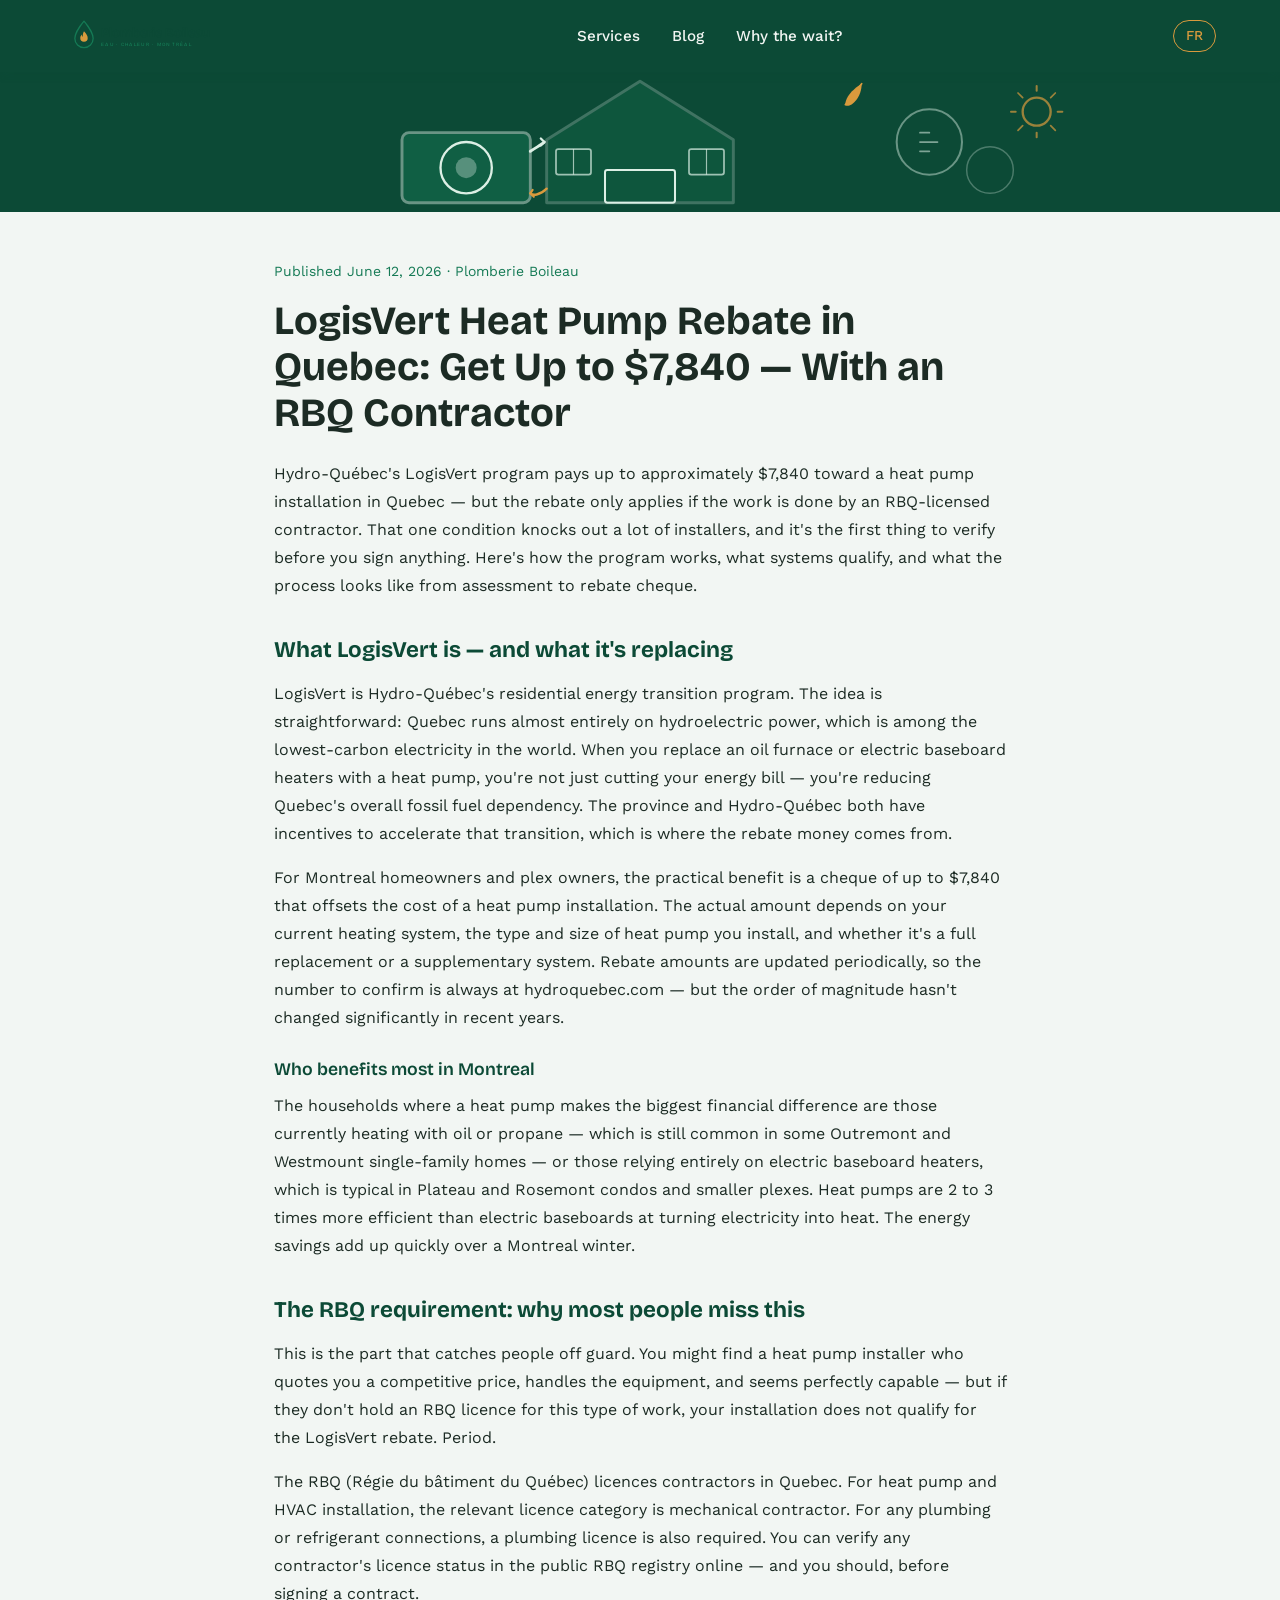
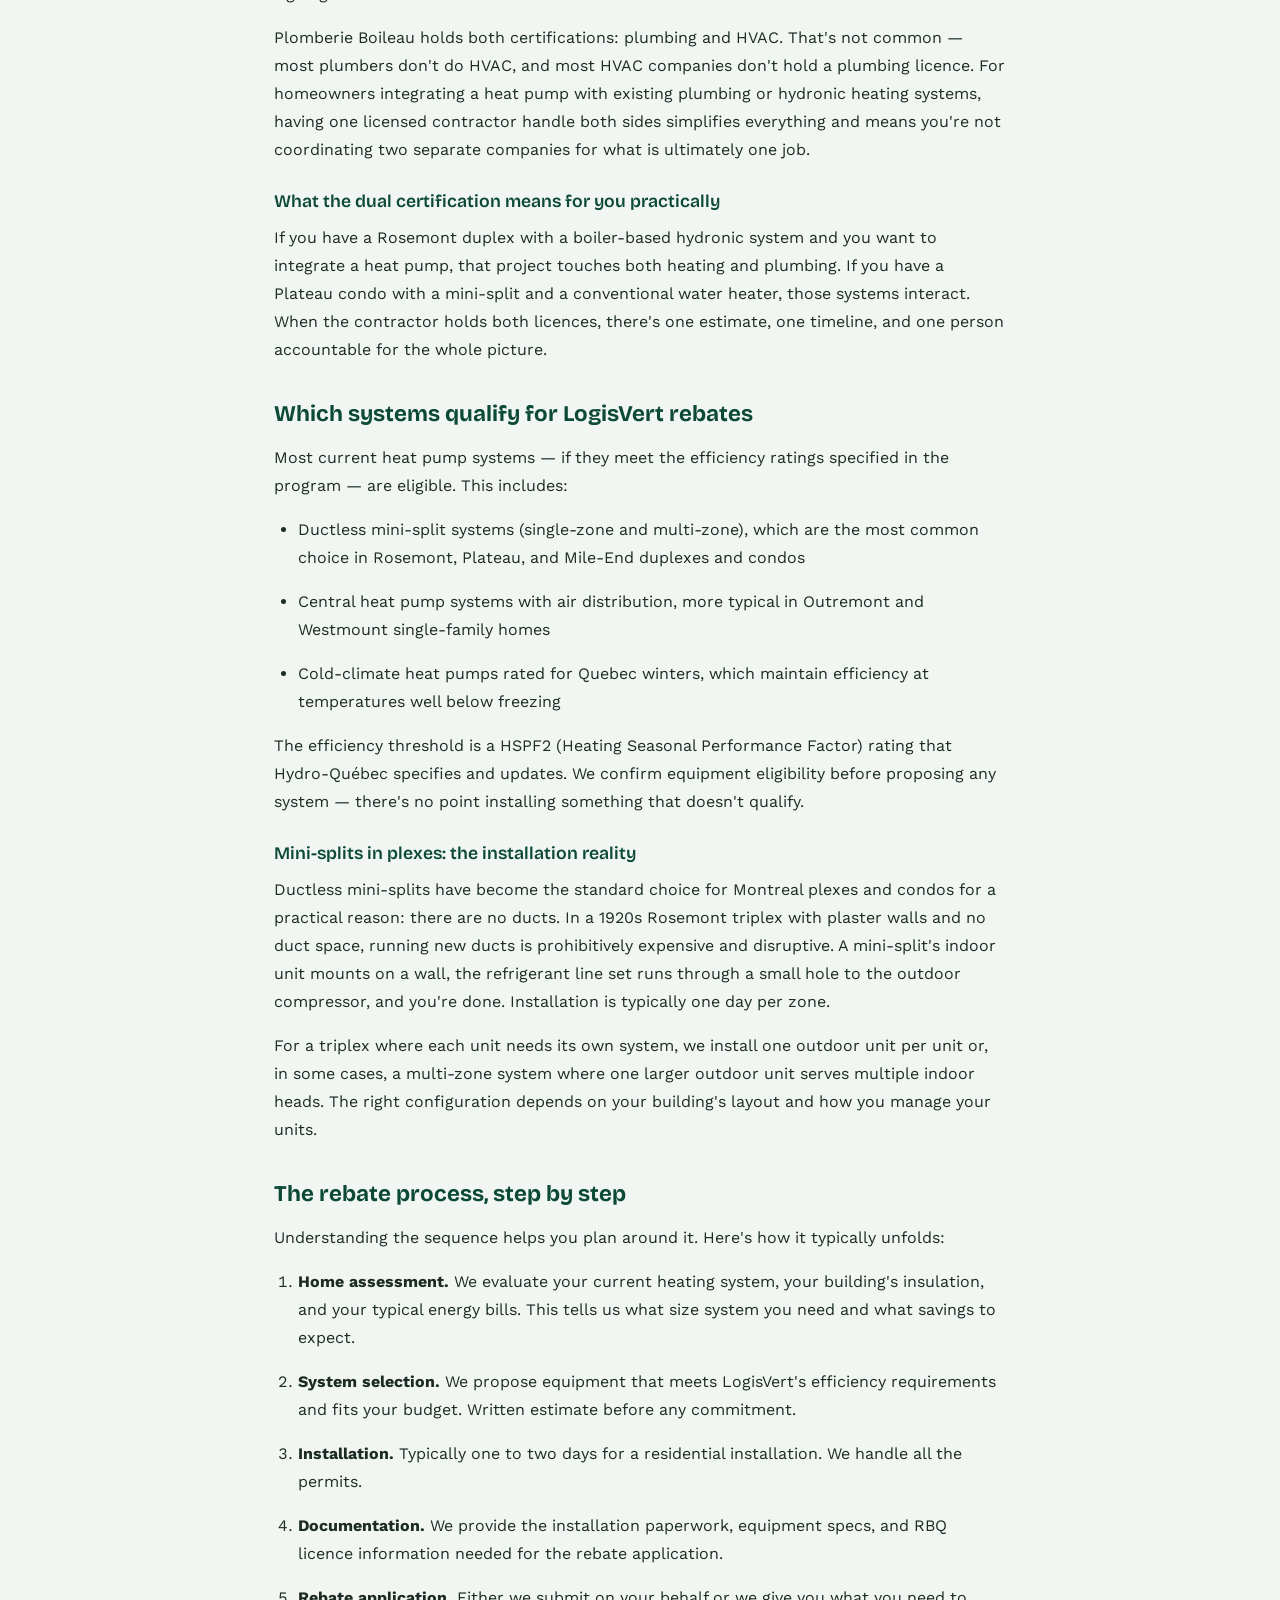
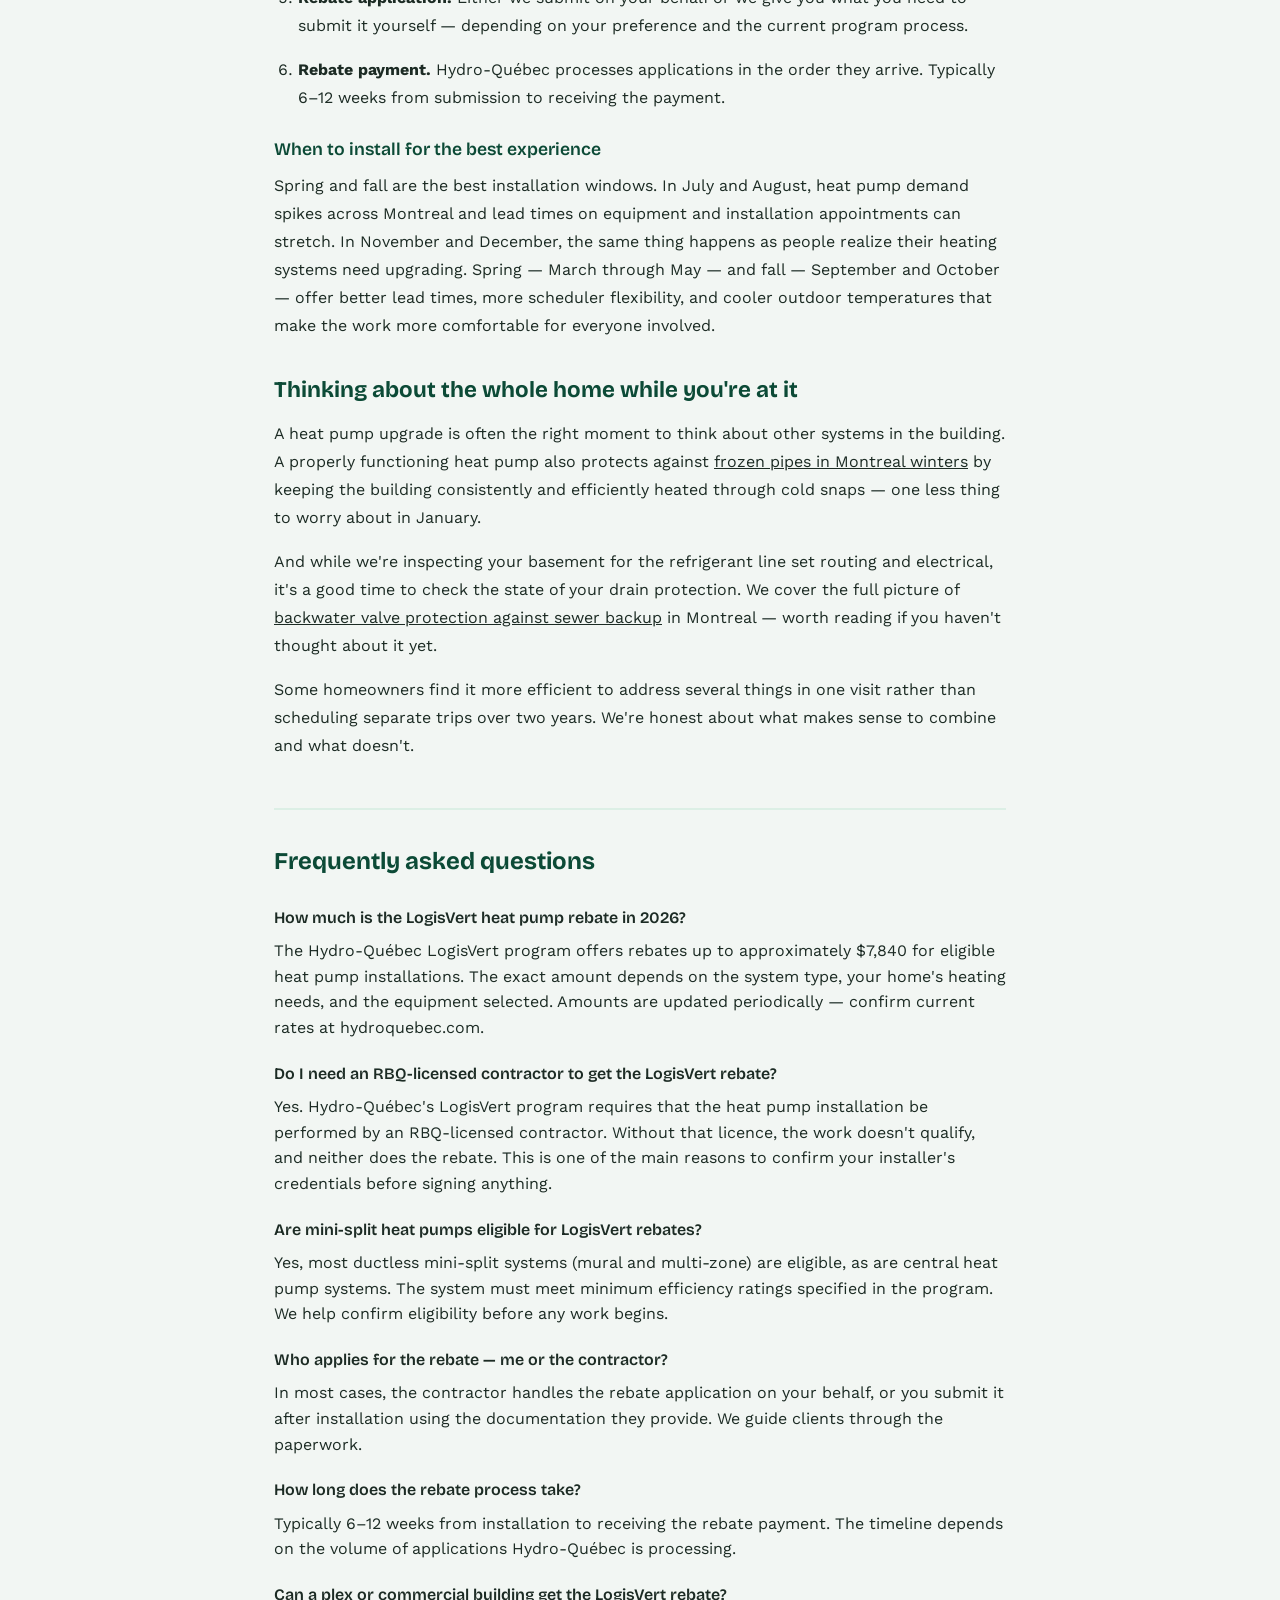
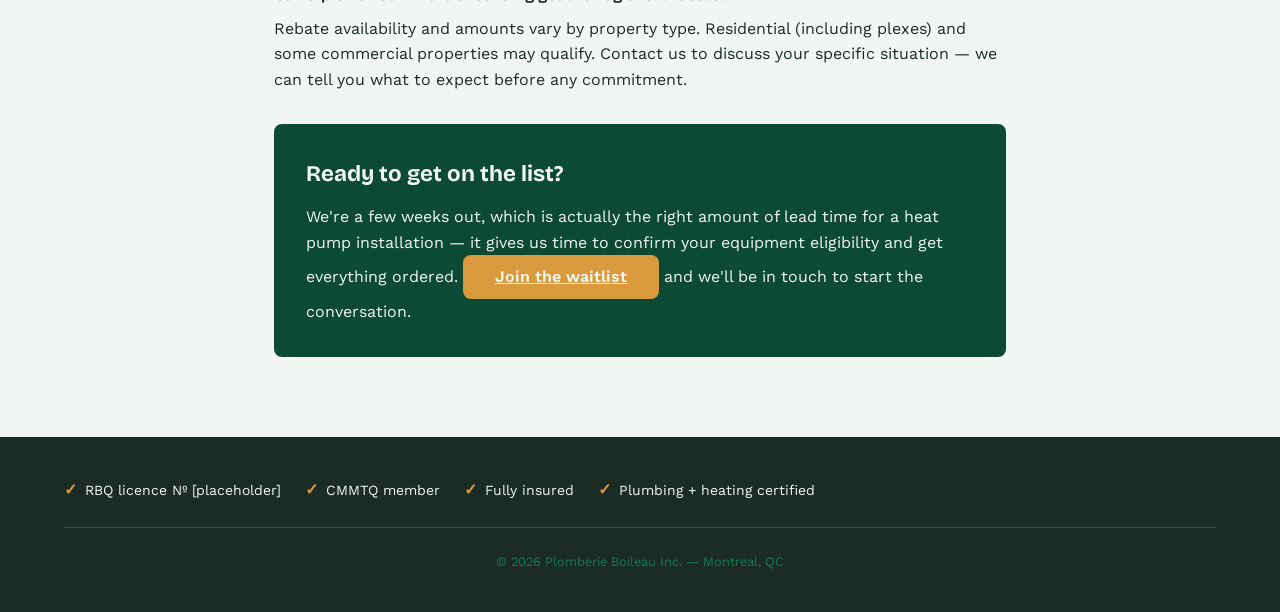
<file: en/blog/logisvert-heat-pump-rebate-montreal.html>
<!DOCTYPE html>
<html lang="en">
<head>
  <meta charset="UTF-8">
  <meta name="viewport" content="width=device-width, initial-scale=1.0">
  <title>LogisVert Heat Pump Rebate in Quebec: Get Up to $7,840 — With an RBQ Contractor | Plomberie Boileau</title>
  <meta name="description" content="Hydro-Québec's LogisVert program offers up to $7,840 for heat pump installation in Quebec — but only with an RBQ-licensed contractor. Full 2026 guide.">
  <link rel="canonical" href="https://plomberieboileau.ca/en/blog/logisvert-heat-pump-rebate-montreal.html">

  <!-- Open Graph -->
  <meta property="og:title" content="LogisVert Heat Pump Rebate in Quebec: Get Up to $7,840 — With an RBQ Contractor">
  <meta property="og:description" content="Hydro-Québec's LogisVert program offers up to $7,840 for heat pump installation in Quebec — but only with an RBQ-licensed contractor. Full 2026 guide.">
  <meta property="og:locale" content="en_CA">
  <meta property="og:type" content="article">
  <meta property="og:url" content="https://plomberieboileau.ca/en/blog/logisvert-heat-pump-rebate-montreal.html">

  <!-- hreflang -->
  <link rel="alternate" hreflang="fr" href="/blogue/rabais-thermopompe-logisvert-quebec.html">
  <link rel="alternate" hreflang="en" href="/en/blog/logisvert-heat-pump-rebate-montreal.html">

  <!-- Google Fonts preconnect -->
  <link rel="preconnect" href="https://fonts.googleapis.com">
  <link rel="preconnect" href="https://fonts.gstatic.com" crossorigin>
  <link href="https://fonts.googleapis.com/css2?family=Bricolage+Grotesque:wght@600;700&family=Work+Sans:wght@400;500&family=Fraunces:ital@1&display=swap" rel="stylesheet">

  <link rel="stylesheet" href="../../css/main.css">

  <style>
    .post-body h2 { font-family: var(--font-display); font-weight: 700; color: var(--deep-spruce); font-size: 1.4rem; margin: 2rem 0 0.75rem; }
    .post-body h3 { font-family: var(--font-display); font-weight: 600; color: var(--deep-spruce); font-size: 1.1rem; margin: 1.5rem 0 0.5rem; }
    .post-body p, .post-body li { line-height: 1.75; margin-bottom: 1rem; }
    .post-body ul, .post-body ol { margin-left: 1.5rem; margin-bottom: 1rem; }
    .faq-section { margin-top: 3rem; border-top: 2px solid var(--mint); padding-top: 2rem; }
    .faq-section h2 { font-family: var(--font-display); font-weight: 700; color: var(--deep-spruce); font-size: 1.5rem; margin-bottom: 1.5rem; }
    .faq-section h3 { font-family: var(--font-display); font-weight: 600; color: var(--ink); font-size: 1rem; margin: 1.25rem 0 0.5rem; }
  </style>

  <!-- LocalBusiness JSON-LD -->
  <script type="application/ld+json">
  {
    "@context": "https://schema.org",
    "@type": "Plumber",
    "name": "Plomberie Boileau Inc.",
    "description": "Montreal plumber and HVAC specialist. RBQ-licensed, CMMTQ member.",
    "url": "https://plomberieboileau.ca",
    "telephone": "[placeholder]",
    "address": {
      "@type": "PostalAddress",
      "addressLocality": "Montréal",
      "addressRegion": "QC",
      "addressCountry": "CA"
    },
    "areaServed": {
      "@type": "City",
      "name": "Montréal"
    }
  }
  </script>

  <!-- FAQPage JSON-LD -->
  <script type="application/ld+json">
  {
    "@context": "https://schema.org",
    "@type": "FAQPage",
    "mainEntity": [
      {
        "@type": "Question",
        "name": "How much is the LogisVert heat pump rebate in 2026?",
        "acceptedAnswer": {
          "@type": "Answer",
          "text": "The Hydro-Québec LogisVert program offers rebates up to approximately $7,840 for eligible heat pump installations. The exact amount depends on the system type, your home's heating needs, and the equipment selected. Amounts are updated periodically — confirm current rates at hydroquebec.com."
        }
      },
      {
        "@type": "Question",
        "name": "Do I need an RBQ-licensed contractor to get the LogisVert rebate?",
        "acceptedAnswer": {
          "@type": "Answer",
          "text": "Yes. Hydro-Québec's LogisVert program requires that the heat pump installation be performed by an RBQ-licensed contractor. Without that licence, the work doesn't qualify, and neither does the rebate. This is one of the main reasons to confirm your installer's credentials before signing anything."
        }
      },
      {
        "@type": "Question",
        "name": "Are mini-split heat pumps eligible for LogisVert rebates?",
        "acceptedAnswer": {
          "@type": "Answer",
          "text": "Yes, most ductless mini-split systems (mural and multi-zone) are eligible, as are central heat pump systems. The system must meet minimum efficiency ratings specified in the program. We help confirm eligibility before any work begins."
        }
      },
      {
        "@type": "Question",
        "name": "Who applies for the rebate — me or the contractor?",
        "acceptedAnswer": {
          "@type": "Answer",
          "text": "In most cases, the contractor handles the rebate application on your behalf, or you submit it after installation using the documentation they provide. We guide clients through the paperwork."
        }
      },
      {
        "@type": "Question",
        "name": "How long does the rebate process take?",
        "acceptedAnswer": {
          "@type": "Answer",
          "text": "Typically 6–12 weeks from installation to receiving the rebate payment. The timeline depends on the volume of applications Hydro-Québec is processing."
        }
      },
      {
        "@type": "Question",
        "name": "Can a plex or commercial building get the LogisVert rebate?",
        "acceptedAnswer": {
          "@type": "Answer",
          "text": "Rebate availability and amounts vary by property type. Residential (including plexes) and some commercial properties may qualify. Contact us to discuss your specific situation — we can tell you what to expect before any commitment."
        }
      }
    ]
  }
  </script>
</head>
<body>

  <!-- Navigation -->
  <header class="site-header">
    <nav class="container" aria-label="Main navigation">
      <a href="/en/" class="nav-logo" aria-label="Plomberie Boileau — home">
        <svg xmlns="http://www.w3.org/2000/svg" viewBox="0 0 640 140" role="img" aria-labelledby="logo-title-lv" height="56">
          <title id="logo-title-lv">Plomberie Boileau horizontal wordmark</title>
          <style>@import url('https://fonts.googleapis.com/css2?family=Bricolage+Grotesque:wght@500;600;700&amp;display=swap'); .wm{font-family:'Bricolage Grotesque','Avenir Next','Helvetica Neue',Arial,sans-serif;}</style>
          <g>
            <path d="M70 18 C70 18 38 55 38 79 a32 32 0 0 0 64 0 C102 55 70 18 70 18 Z" fill="none" stroke="#157A55" stroke-width="4.5" stroke-linejoin="round"/>
            <path d="M70 53 c8 9 13 15 13 24 a13 13 0 0 1 -26 0 c0 -6 3 -9 6 -12 c-1 4 1 7 3 8 c-1.5 -7 1 -14 4 -20 Z" fill="#D99A3D"/>
          </g>
          <text x="128" y="72" class="wm" font-weight="700" font-size="46" fill="#0C4A36">Plomberie Boileau</text>
          <text x="130" y="104" class="wm" font-weight="500" font-size="17" letter-spacing="4.5" fill="#157A55">EAU · CHALEUR · MONTRÉAL</text>
        </svg>
      </a>
      <ul class="nav-links">
        <li><a href="/en/#services">Services</a></li>
        <li><a href="/en/blog/">Blog</a></li>
        <li><a href="/en/#why-wait">Why the wait?</a></li>
      </ul>
      <a href="/blogue/rabais-thermopompe-logisvert-quebec.html" class="lang-toggle" aria-label="Lire en français">FR</a>
    </nav>
  </header>

<div class="article-hero-band" aria-hidden="true">
  <svg viewBox="0 0 800 120" fill="none" xmlns="http://www.w3.org/2000/svg">
    <polygon points="400,8 480,58 480,112 320,112 320,58" fill="#157A55" opacity="0.25" stroke="#DCEFE5" stroke-width="2.5" stroke-linejoin="round"/>
    <rect x="370" y="84" width="60" height="28" rx="2" fill="none" stroke="#DCEFE5" stroke-width="1.75"/>
    <rect x="328" y="66" width="30" height="22" rx="2" fill="none" stroke="#DCEFE5" stroke-width="1.5" opacity="0.7"/>
    <line x1="343" y1="66" x2="343" y2="88" stroke="#DCEFE5" stroke-width="1" opacity="0.7"/>
    <rect x="442" y="66" width="30" height="22" rx="2" fill="none" stroke="#DCEFE5" stroke-width="1.5" opacity="0.7"/>
    <line x1="457" y1="66" x2="457" y2="88" stroke="#DCEFE5" stroke-width="1" opacity="0.7"/>
    <rect x="196" y="52" width="110" height="60" rx="6" fill="#157A55" opacity="0.45" stroke="#DCEFE5" stroke-width="2.5"/>
    <circle cx="251" cy="82" r="22" stroke="#DCEFE5" stroke-width="2" fill="none"/>
    <circle cx="251" cy="82" r="9" fill="#DCEFE5" opacity="0.35"/>
    <path d="M306 68 C312 64 316 62 318 60" stroke="#DCEFE5" stroke-width="2.5" stroke-linecap="round" fill="none"/>
    <path d="M315 57 L318 60 L315 63" stroke="#DCEFE5" stroke-width="2" stroke-linecap="round" stroke-linejoin="round" fill="none"/>
    <path d="M320 100 C314 106 308 106 306 104" stroke="#D99A3D" stroke-width="2" stroke-linecap="round" fill="none"/>
    <path d="M308 101 L306 104 L309 107" stroke="#D99A3D" stroke-width="1.75" stroke-linecap="round" stroke-linejoin="round" fill="none"/>
    <path d="M576 28 C576 18 590 10 590 10 C590 24 578 32 576 28 Z" fill="#D99A3D"/>
    <line x1="576" y1="28" x2="590" y2="10" stroke="#D99A3D" stroke-width="1.5" stroke-linecap="round"/>
    <circle cx="648" cy="60" r="28" fill="none" stroke="#DCEFE5" stroke-width="1.75" opacity="0.45"/>
    <circle cx="700" cy="84" r="20" fill="none" stroke="#DCEFE5" stroke-width="1.25" opacity="0.3"/>
    <line x1="640" y1="52" x2="648" y2="52" stroke="#DCEFE5" stroke-width="1.5" opacity="0.55" stroke-linecap="round"/>
    <line x1="640" y1="60" x2="655" y2="60" stroke="#DCEFE5" stroke-width="1.5" opacity="0.55" stroke-linecap="round"/>
    <line x1="640" y1="68" x2="648" y2="68" stroke="#DCEFE5" stroke-width="1.5" opacity="0.55" stroke-linecap="round"/>
    <circle cx="740" cy="34" r="12" fill="none" stroke="#D99A3D" stroke-width="2" opacity="0.7"/>
    <line x1="740" y1="16" x2="740" y2="12" stroke="#D99A3D" stroke-width="1.75" stroke-linecap="round" opacity="0.7"/>
    <line x1="740" y1="52" x2="740" y2="56" stroke="#D99A3D" stroke-width="1.75" stroke-linecap="round" opacity="0.7"/>
    <line x1="722" y1="34" x2="718" y2="34" stroke="#D99A3D" stroke-width="1.75" stroke-linecap="round" opacity="0.7"/>
    <line x1="758" y1="34" x2="762" y2="34" stroke="#D99A3D" stroke-width="1.75" stroke-linecap="round" opacity="0.7"/>
    <line x1="728" y1="22" x2="724" y2="18" stroke="#D99A3D" stroke-width="1.5" stroke-linecap="round" opacity="0.7"/>
    <line x1="752" y1="22" x2="756" y2="18" stroke="#D99A3D" stroke-width="1.5" stroke-linecap="round" opacity="0.7"/>
    <line x1="728" y1="46" x2="724" y2="50" stroke="#D99A3D" stroke-width="1.5" stroke-linecap="round" opacity="0.7"/>
    <line x1="752" y1="46" x2="756" y2="50" stroke="#D99A3D" stroke-width="1.5" stroke-linecap="round" opacity="0.7"/>
  </svg>
</div>

  <main>
    <article class="blog-post">
      <div class="container" style="max-width:780px">

        <header>
          <p class="post-meta" style="color:var(--spruce);font-size:0.875rem;margin-bottom:0.5rem">Published June 12, 2026 · Plomberie Boileau</p>
          <h1>LogisVert Heat Pump Rebate in Quebec: Get Up to $7,840 — With an RBQ Contractor</h1>
        </header>

        <div class="post-body">

          <p>Hydro-Québec's LogisVert program pays up to approximately $7,840 toward a heat pump installation in Quebec — but the rebate only applies if the work is done by an RBQ-licensed contractor. That one condition knocks out a lot of installers, and it's the first thing to verify before you sign anything. Here's how the program works, what systems qualify, and what the process looks like from assessment to rebate cheque.</p>

          <section class="reveal">
            <h2>What LogisVert is — and what it's replacing</h2>
            <p>LogisVert is Hydro-Québec's residential energy transition program. The idea is straightforward: Quebec runs almost entirely on hydroelectric power, which is among the lowest-carbon electricity in the world. When you replace an oil furnace or electric baseboard heaters with a heat pump, you're not just cutting your energy bill — you're reducing Quebec's overall fossil fuel dependency. The province and Hydro-Québec both have incentives to accelerate that transition, which is where the rebate money comes from.</p>
            <p>For Montreal homeowners and plex owners, the practical benefit is a cheque of up to $7,840 that offsets the cost of a heat pump installation. The actual amount depends on your current heating system, the type and size of heat pump you install, and whether it's a full replacement or a supplementary system. Rebate amounts are updated periodically, so the number to confirm is always at hydroquebec.com — but the order of magnitude hasn't changed significantly in recent years.</p>

            <h3>Who benefits most in Montreal</h3>
            <p>The households where a heat pump makes the biggest financial difference are those currently heating with oil or propane — which is still common in some Outremont and Westmount single-family homes — or those relying entirely on electric baseboard heaters, which is typical in Plateau and Rosemont condos and smaller plexes. Heat pumps are 2 to 3 times more efficient than electric baseboards at turning electricity into heat. The energy savings add up quickly over a Montreal winter.</p>
          </section>

          <section class="reveal">
            <h2>The RBQ requirement: why most people miss this</h2>
            <p>This is the part that catches people off guard. You might find a heat pump installer who quotes you a competitive price, handles the equipment, and seems perfectly capable — but if they don't hold an RBQ licence for this type of work, your installation does not qualify for the LogisVert rebate. Period.</p>
            <p>The RBQ (Régie du bâtiment du Québec) licences contractors in Quebec. For heat pump and HVAC installation, the relevant licence category is mechanical contractor. For any plumbing or refrigerant connections, a plumbing licence is also required. You can verify any contractor's licence status in the public RBQ registry online — and you should, before signing a contract.</p>
            <p>Plomberie Boileau holds both certifications: plumbing and HVAC. That's not common — most plumbers don't do HVAC, and most HVAC companies don't hold a plumbing licence. For homeowners integrating a heat pump with existing plumbing or hydronic heating systems, having one licensed contractor handle both sides simplifies everything and means you're not coordinating two separate companies for what is ultimately one job.</p>

            <h3>What the dual certification means for you practically</h3>
            <p>If you have a Rosemont duplex with a boiler-based hydronic system and you want to integrate a heat pump, that project touches both heating and plumbing. If you have a Plateau condo with a mini-split and a conventional water heater, those systems interact. When the contractor holds both licences, there's one estimate, one timeline, and one person accountable for the whole picture.</p>
          </section>

          <section class="reveal">
            <h2>Which systems qualify for LogisVert rebates</h2>
            <p>Most current heat pump systems — if they meet the efficiency ratings specified in the program — are eligible. This includes:</p>
            <ul>
              <li>Ductless mini-split systems (single-zone and multi-zone), which are the most common choice in Rosemont, Plateau, and Mile-End duplexes and condos</li>
              <li>Central heat pump systems with air distribution, more typical in Outremont and Westmount single-family homes</li>
              <li>Cold-climate heat pumps rated for Quebec winters, which maintain efficiency at temperatures well below freezing</li>
            </ul>
            <p>The efficiency threshold is a HSPF2 (Heating Seasonal Performance Factor) rating that Hydro-Québec specifies and updates. We confirm equipment eligibility before proposing any system — there's no point installing something that doesn't qualify.</p>

            <h3>Mini-splits in plexes: the installation reality</h3>
            <p>Ductless mini-splits have become the standard choice for Montreal plexes and condos for a practical reason: there are no ducts. In a 1920s Rosemont triplex with plaster walls and no duct space, running new ducts is prohibitively expensive and disruptive. A mini-split's indoor unit mounts on a wall, the refrigerant line set runs through a small hole to the outdoor compressor, and you're done. Installation is typically one day per zone.</p>
            <p>For a triplex where each unit needs its own system, we install one outdoor unit per unit or, in some cases, a multi-zone system where one larger outdoor unit serves multiple indoor heads. The right configuration depends on your building's layout and how you manage your units.</p>
          </section>

          <section class="reveal">
            <h2>The rebate process, step by step</h2>
            <p>Understanding the sequence helps you plan around it. Here's how it typically unfolds:</p>
            <ol>
              <li><strong>Home assessment.</strong> We evaluate your current heating system, your building's insulation, and your typical energy bills. This tells us what size system you need and what savings to expect.</li>
              <li><strong>System selection.</strong> We propose equipment that meets LogisVert's efficiency requirements and fits your budget. Written estimate before any commitment.</li>
              <li><strong>Installation.</strong> Typically one to two days for a residential installation. We handle all the permits.</li>
              <li><strong>Documentation.</strong> We provide the installation paperwork, equipment specs, and RBQ licence information needed for the rebate application.</li>
              <li><strong>Rebate application.</strong> Either we submit on your behalf or we give you what you need to submit it yourself — depending on your preference and the current program process.</li>
              <li><strong>Rebate payment.</strong> Hydro-Québec processes applications in the order they arrive. Typically 6–12 weeks from submission to receiving the payment.</li>
            </ol>

            <h3>When to install for the best experience</h3>
            <p>Spring and fall are the best installation windows. In July and August, heat pump demand spikes across Montreal and lead times on equipment and installation appointments can stretch. In November and December, the same thing happens as people realize their heating systems need upgrading. Spring — March through May — and fall — September and October — offer better lead times, more scheduler flexibility, and cooler outdoor temperatures that make the work more comfortable for everyone involved.</p>
          </section>

          <section class="reveal">
            <h2>Thinking about the whole home while you're at it</h2>
            <p>A heat pump upgrade is often the right moment to think about other systems in the building. A properly functioning heat pump also protects against <a href="/en/blog/frozen-pipes-montreal-winter.html">frozen pipes in Montreal winters</a> by keeping the building consistently and efficiently heated through cold snaps — one less thing to worry about in January.</p>
            <p>And while we're inspecting your basement for the refrigerant line set routing and electrical, it's a good time to check the state of your drain protection. We cover the full picture of <a href="/en/blog/backwater-valve-sewer-backup-montreal.html">backwater valve protection against sewer backup</a> in Montreal — worth reading if you haven't thought about it yet.</p>
            <p>Some homeowners find it more efficient to address several things in one visit rather than scheduling separate trips over two years. We're honest about what makes sense to combine and what doesn't.</p>
          </section>

        </div><!-- /.post-body -->

        <section class="faq-section reveal">
          <h2>Frequently asked questions</h2>

          <h3>How much is the LogisVert heat pump rebate in 2026?</h3>
          <p>The Hydro-Québec LogisVert program offers rebates up to approximately $7,840 for eligible heat pump installations. The exact amount depends on the system type, your home's heating needs, and the equipment selected. Amounts are updated periodically — confirm current rates at hydroquebec.com.</p>

          <h3>Do I need an RBQ-licensed contractor to get the LogisVert rebate?</h3>
          <p>Yes. Hydro-Québec's LogisVert program requires that the heat pump installation be performed by an RBQ-licensed contractor. Without that licence, the work doesn't qualify, and neither does the rebate. This is one of the main reasons to confirm your installer's credentials before signing anything.</p>

          <h3>Are mini-split heat pumps eligible for LogisVert rebates?</h3>
          <p>Yes, most ductless mini-split systems (mural and multi-zone) are eligible, as are central heat pump systems. The system must meet minimum efficiency ratings specified in the program. We help confirm eligibility before any work begins.</p>

          <h3>Who applies for the rebate — me or the contractor?</h3>
          <p>In most cases, the contractor handles the rebate application on your behalf, or you submit it after installation using the documentation they provide. We guide clients through the paperwork.</p>

          <h3>How long does the rebate process take?</h3>
          <p>Typically 6–12 weeks from installation to receiving the rebate payment. The timeline depends on the volume of applications Hydro-Québec is processing.</p>

          <h3>Can a plex or commercial building get the LogisVert rebate?</h3>
          <p>Rebate availability and amounts vary by property type. Residential (including plexes) and some commercial properties may qualify. Contact us to discuss your specific situation — we can tell you what to expect before any commitment.</p>
        </section>

        <section class="waitlist-cta reveal" style="background:var(--deep-spruce);color:var(--ice);padding:2rem;border-radius:8px;margin-top:2rem">
          <h2>Ready to get on the list?</h2>
          <p>We're a few weeks out, which is actually the right amount of lead time for a heat pump installation — it gives us time to confirm your equipment eligibility and get everything ordered. <a href="/en/#waitlist" class="btn-primary" style="color:var(--ice)">Join the waitlist</a> and we'll be in touch to start the conversation.</p>
        </section>

      </div><!-- /.container -->
    </article>
  </main>

  <footer>
    <div class="container">
      <div class="trust-bar">
        <span class="trust-item">RBQ licence № [placeholder]</span>
        <span class="trust-item">CMMTQ member</span>
        <span class="trust-item">Fully insured</span>
        <span class="trust-item">Plumbing + heating certified</span>
      </div>
      <p style="font-size:0.8rem;color:var(--spruce);margin-top:1rem;text-align:center">&copy; 2026 Plomberie Boileau Inc. — Montreal, QC</p>
    </div>
  </footer>

  <script src="../../js/main.js"></script>
</body>
</html>
</file>
<file: css/main.css>
@import url('https://fonts.googleapis.com/css2?family=Bricolage+Grotesque:wght@600;700&family=Work+Sans:wght@400;500&family=Fraunces:ital@1&display=swap');

/* ============================================================
   CUSTOM PROPERTIES
   ============================================================ */
:root {
  --spruce:      #157A55;
  --deep-spruce: #0C4A36;
  --brass:       #D99A3D;
  --ice:         #F2F6F3;
  --mint:        #DCEFE5;
  --ink:         #1C2B24;
  --font-display: 'Bricolage Grotesque', sans-serif;
  --font-body:    'Work Sans', sans-serif;
  --font-tagline: 'Fraunces', serif;
  --max-w:   1200px;
  --radius:  8px;
  --shadow:  0 2px 12px rgba(28, 43, 36, 0.08);
}

/* ============================================================
   GLOBAL RESET
   ============================================================ */
*,
*::before,
*::after {
  box-sizing: border-box;
  margin: 0;
  padding: 0;
}

html {
  scroll-behavior: smooth;
}

body {
  font-family: var(--font-body);
  color: var(--ink);
  background: var(--ice);
  line-height: 1.6;
  -webkit-font-smoothing: antialiased;
}

img,
svg {
  display: block;
  max-width: 100%;
}

a {
  color: inherit;
}

/* ============================================================
   CONTAINER
   ============================================================ */
.container {
  max-width: var(--max-w);
  margin: 0 auto;
  padding: 0 1.5rem;
}

/* ============================================================
   NAVIGATION
   ============================================================ */
.site-nav {
  position: sticky;
  top: 0;
  background: var(--deep-spruce);
  z-index: 100;
  padding: 1rem 0;
  box-shadow: 0 2px 8px rgba(12, 74, 54, 0.25);
}

.nav-inner {
  display: flex;
  align-items: center;
  justify-content: space-between;
  gap: 1rem;
}

.nav-logo {
  display: flex;
  align-items: center;
  flex-shrink: 0;
  text-decoration: none;
}

.nav-logo svg {
  height: 40px;
  width: auto;
}

.nav-links {
  display: flex;
  align-items: center;
  gap: 2rem;
  list-style: none;
}

.nav-links a {
  color: var(--ice);
  text-decoration: none;
  font-family: var(--font-body);
  font-weight: 500;
  font-size: 0.95rem;
  transition: color 0.2s;
}

.nav-links a:hover,
.nav-links a:focus-visible {
  color: var(--brass);
}

.lang-toggle {
  display: inline-block;
  border: 1px solid var(--brass);
  color: var(--brass);
  background: transparent;
  padding: 0.25rem 0.75rem;
  border-radius: 20px;
  font-size: 0.85rem;
  font-weight: 500;
  text-decoration: none;
  transition: background 0.2s, color 0.2s;
  cursor: pointer;
}

.lang-toggle:hover,
.lang-toggle:focus-visible {
  background: var(--brass);
  color: var(--deep-spruce);
}

/* ============================================================
   BLOG ARTICLE PAGES — site-header alias + blog post styles
   ============================================================ */

/* .site-header is used by blog articles in place of .site-nav */
.site-header {
  position: sticky;
  top: 0;
  background: var(--deep-spruce);
  z-index: 100;
  padding: 1rem 0;
  box-shadow: 0 2px 8px rgba(12, 74, 54, 0.25);
}

/* Article nav is a flex row inside .container */
.site-header nav {
  display: flex;
  align-items: center;
  justify-content: space-between;
  gap: 1rem;
}

/* Blog post article body */
.blog-post {
  padding: 3rem 0 5rem;
  background: var(--ice);
}

.blog-post h1 {
  font-family: var(--font-display);
  font-weight: 700;
  font-size: clamp(1.6rem, 4vw, 2.5rem);
  line-height: 1.15;
  color: var(--ink);
  margin: 1rem 0 1.5rem;
}

.post-meta {
  color: var(--spruce);
  font-size: 0.875rem;
}

/* Waitlist CTA block inside articles */
.waitlist-cta {
  background: var(--deep-spruce);
  color: var(--ice);
  padding: 2rem;
  border-radius: var(--radius);
  margin-top: 2rem;
}

.waitlist-cta h2 {
  font-family: var(--font-display);
  font-weight: 700;
  font-size: 1.4rem;
  margin-bottom: 0.75rem;
}

.waitlist-cta a {
  color: var(--mint);
  text-decoration: underline;
}

/* Hamburger */
.hamburger {
  display: none;
  flex-direction: column;
  justify-content: center;
  align-items: center;
  gap: 5px;
  background: none;
  border: none;
  cursor: pointer;
  padding: 0.5rem;
  width: 44px;
  height: 44px;
}

.hamburger span {
  display: block;
  width: 24px;
  height: 2px;
  background: var(--ice);
  border-radius: 2px;
  transition: transform 0.25s, opacity 0.25s;
}

/* Hamburger open state */
.nav-open .hamburger span:nth-child(1) {
  transform: translateY(7px) rotate(45deg);
}
.nav-open .hamburger span:nth-child(2) {
  opacity: 0;
}
.nav-open .hamburger span:nth-child(3) {
  transform: translateY(-7px) rotate(-45deg);
}

/* Mobile nav */
@media (max-width: 767px) {
  .hamburger {
    display: flex;
  }

  .site-nav {
    position: relative;
  }

  .nav-links {
    display: none;
    position: absolute;
    top: 100%;
    left: 0;
    right: 0;
    z-index: 100;
    background: var(--deep-spruce);
    flex-direction: column;
    align-items: flex-start;
    gap: 0;
    padding: 0.5rem 1.5rem 1.25rem;
    border-top: 1px solid rgba(242, 246, 243, 0.1);
    box-shadow: 0 8px 24px rgba(12, 74, 54, 0.35);
  }

  .nav-links li {
    width: 100%;
    border-bottom: 1px solid rgba(242, 246, 243, 0.08);
  }

  .nav-links li:last-child {
    border-bottom: none;
  }

  .nav-links a {
    display: block;
    padding: 0.75rem 0;
    font-size: 1rem;
    color: var(--ice);
  }

  /* Visual separator — waitlist button + lang toggle sit below the fold */
  .nav-links li:nth-last-child(2) {
    margin-top: 0.5rem;
    padding-top: 0.25rem;
    border-top: 1px solid rgba(242, 246, 243, 0.18);
    border-bottom: none;
  }

  /* Language toggle — compact, subtle */
  .nav-links a.lang-toggle {
    display: inline-block;
    padding: 0.5rem 0;
    font-size: 0.875rem;
    opacity: 0.65;
    letter-spacing: 0.08em;
  }

  .nav-open .nav-links {
    display: flex;
  }
}

/* ============================================================
   HERO SECTION
   ============================================================ */
#hero {
  background: var(--deep-spruce);
  color: var(--ice);
  padding: 5rem 0 4rem;
}

.hero-tagline {
  font-family: var(--font-tagline);
  font-style: italic;
  font-size: 1.25rem;
  color: var(--mint);
  margin-bottom: 1.25rem;
  animation: boileau-fadeIn 0.7s ease both;
}

.hero-headline {
  font-family: var(--font-display);
  font-weight: 700;
  font-size: clamp(2rem, 5vw, 3.5rem);
  line-height: 1.1;
  margin-bottom: 1rem;
  color: var(--ice);
  animation: boileau-fadeSlideUp 0.75s ease 0.18s both;
}

.hero-sub {
  font-family: var(--font-body);
  font-weight: 400;
  font-size: 1.125rem;
  max-width: 540px;
  opacity: 0.88;
  margin-bottom: 1.5rem;
  line-height: 1.65;
  animation: boileau-fadeSlideUp 0.65s ease 0.35s both;
}

#personalized-greeting {
  min-height: 1.5rem;
  transition: opacity 0.3s ease;
  margin-bottom: 1rem;
  color: var(--mint);
  font-weight: 500;
}

.hero-cta-group {
  display: flex;
  flex-wrap: wrap;
  gap: 1rem;
  align-items: center;
  animation: boileau-fadeSlideUp 0.6s ease 0.52s both;
}

/* Inline flame path in nav SVG */
.logo-flame {
  transform-box: fill-box;
  transform-origin: center bottom;
  animation: boileau-flamePulse 3.8s ease-in-out 1.2s infinite;
}

/* ============================================================
   BUTTONS
   ============================================================ */
.btn-primary {
  display: inline-block;
  background: var(--brass);
  color: var(--deep-spruce);
  font-family: var(--font-body);
  font-weight: 600;
  font-size: 1rem;
  padding: 0.875rem 2rem;
  border-radius: var(--radius);
  border: none;
  cursor: pointer;
  text-decoration: none;
  transition: background 0.2s, transform 0.15s;
  line-height: 1;
}

.btn-primary:hover,
.btn-primary:focus-visible {
  background: color-mix(in srgb, var(--brass) 80%, #000);
  transform: translateY(-1px);
}

.btn-outline {
  display: inline-block;
  border: 2px solid var(--ice);
  color: var(--ice);
  background: transparent;
  font-family: var(--font-body);
  font-weight: 500;
  font-size: 1rem;
  padding: 0.875rem 2rem;
  border-radius: var(--radius);
  text-decoration: none;
  transition: background 0.2s;
  cursor: pointer;
  line-height: 1;
}

.btn-outline:hover,
.btn-outline:focus-visible {
  background: rgba(242, 246, 243, 0.1);
}

/* ============================================================
   KEYFRAMES
   ============================================================ */
@keyframes boileau-fadeSlideUp {
  from { opacity: 0; transform: translateY(18px); }
  to   { opacity: 1; transform: none; }
}

@keyframes boileau-fadeIn {
  from { opacity: 0; }
  to   { opacity: 1; }
}

/* Gentle flame flicker — slow, calm, not alarming */
@keyframes boileau-flamePulse {
  0%, 100% { transform: scaleY(1)    translateY(0);     opacity: 1;    }
  45%       { transform: scaleY(0.9) translateY(1.5px); opacity: 0.68; }
}

/* ============================================================
   SCROLL REVEAL
   ============================================================ */
.reveal {
  opacity: 0;
  transform: translateY(24px);
  transition: opacity 0.55s ease, transform 0.55s ease;
}

.reveal.visible {
  opacity: 1;
  transform: none;
}

/* ============================================================
   SECTION SHARED
   ============================================================ */
.section-title {
  font-family: var(--font-display);
  font-weight: 700;
  font-size: clamp(1.5rem, 3vw, 2rem);
  color: var(--deep-spruce);
  margin-bottom: 0.5rem;
}

.section-lead {
  font-family: var(--font-body);
  font-weight: 400;
  color: var(--ink);
  opacity: 0.75;
  margin-bottom: 2.5rem;
  font-size: 1.05rem;
}

/* ============================================================
   SERVICES SECTION
   ============================================================ */
#services {
  background: var(--ice);
  padding: 4rem 0;
}

.services-grid {
  display: grid;
  grid-template-columns: 1fr;
  gap: 1.5rem;
}

@media (min-width: 768px) {
  .services-grid {
    grid-template-columns: repeat(3, 1fr);
  }
}

.service-card {
  background: #ffffff;
  border-radius: var(--radius);
  padding: 2rem;
  box-shadow: var(--shadow);
  border-top: 3px solid var(--spruce);
  display: flex;
  flex-direction: column;
  gap: 0;
  transition: transform 0.28s ease, box-shadow 0.28s ease, border-top-color 0.28s ease;
}

.service-card:hover {
  transform: translateY(-5px);
  box-shadow: 0 12px 32px rgba(28, 43, 36, 0.13);
  border-top-color: var(--deep-spruce);
}

.service-card:focus-within {
  outline: 2px solid var(--brass);
  outline-offset: 3px;
}

.service-card h3 {
  font-family: var(--font-display);
  font-weight: 600;
  font-size: 1.25rem;
  color: var(--deep-spruce);
  margin-bottom: 0.75rem;
}

.service-card p {
  font-family: var(--font-body);
  font-weight: 400;
  line-height: 1.65;
  margin-bottom: 1rem;
  flex: 1;
}

.service-card .card-link {
  color: var(--spruce);
  font-weight: 500;
  text-decoration: underline;
  font-size: 0.95rem;
  transition: color 0.2s;
}

.service-card .card-link:hover,
.service-card .card-link:focus-visible {
  color: var(--deep-spruce);
}

/* ============================================================
   WHY WAIT SECTION
   ============================================================ */
#why-wait {
  background: var(--mint);
  padding: 4rem 0;
}

#why-wait .section-title {
  color: var(--deep-spruce);
}

#why-wait blockquote {
  border-left: 4px solid var(--brass);
  padding-left: 1.5rem;
  margin: 1.5rem 0;
}

#why-wait blockquote p {
  font-family: var(--font-display);
  font-size: clamp(1.1rem, 2.5vw, 1.4rem);
  font-weight: 700;
  color: var(--deep-spruce);
  line-height: 1.4;
}

#why-wait p {
  font-family: var(--font-body);
  font-size: 1rem;
  line-height: 1.7;
  color: var(--ink);
}

/* ============================================================
   WAITLIST SECTION
   ============================================================ */
#waitlist {
  background: var(--deep-spruce);
  color: var(--ice);
  padding: 4rem 0;
}

.waitlist-form {
  max-width: 480px;
  display: flex;
  flex-direction: column;
  gap: 1rem;
}

#waitlist label {
  color: var(--ice);
}

#waitlist input[type="email"],
#waitlist input[type="text"] {
  padding: 0.875rem 1rem;
  border-radius: var(--radius);
  border: 2px solid transparent;
  font-family: var(--font-body);
  font-size: 1rem;
  width: 100%;
  color: var(--ink);
  background: #ffffff;
  outline: none;
  transition: border-color 0.2s ease, box-shadow 0.2s ease;
}

#waitlist input[type="email"]:focus,
#waitlist input[type="text"]:focus {
  border-color: var(--brass);
  box-shadow: 0 0 0 3px rgba(217, 154, 61, 0.22);
}

/* ============================================================
   BLOG SECTION
   ============================================================ */
#blog {
  background: var(--ice);
  padding: 4rem 0;
}

.blog-grid {
  display: grid;
  grid-template-columns: 1fr;
  gap: 1.5rem;
}

@media (min-width: 768px) {
  .blog-grid {
    grid-template-columns: repeat(3, 1fr);
  }
}

.blog-card {
  background: #ffffff;
  border-radius: var(--radius);
  padding: 1.5rem;
  box-shadow: var(--shadow);
  display: flex;
  flex-direction: column;
  gap: 0.75rem;
  border-top: 3px solid var(--mint);
  transition: box-shadow 0.28s ease, transform 0.28s ease, border-top-color 0.28s ease;
}

.blog-card:hover {
  box-shadow: 0 10px 28px rgba(28, 43, 36, 0.13);
  transform: translateY(-4px);
  border-top-color: var(--spruce);
}

.blog-card:focus-within {
  outline: 2px solid var(--brass);
  outline-offset: 3px;
}

.blog-card h3 {
  font-family: var(--font-display);
  font-weight: 600;
  font-size: 1.05rem;
  line-height: 1.35;
}

.blog-card h3 a {
  color: var(--deep-spruce);
  text-decoration: none;
  transition: color 0.2s;
}

.blog-card h3 a:hover,
.blog-card h3 a:focus-visible {
  color: var(--spruce);
  text-decoration: underline;
}

.blog-card p {
  font-family: var(--font-body);
  font-size: 0.9rem;
  line-height: 1.6;
  color: var(--ink);
  opacity: 0.8;
  flex: 1;
}

.blog-card-meta {
  font-size: 0.8rem;
  color: var(--ink);
  opacity: 0.55;
  font-style: italic;
}

/* ============================================================
   FOOTER
   ============================================================ */
footer {
  background: var(--ink);
  color: var(--ice);
  padding: 2.5rem 0;
}

.trust-bar {
  display: flex;
  flex-wrap: wrap;
  gap: 1.5rem;
  font-size: 0.875rem;
  border-bottom: 1px solid rgba(242, 246, 243, 0.15);
  padding-bottom: 1.5rem;
  margin-bottom: 1.5rem;
  align-items: center;
}

.trust-item {
  display: flex;
  align-items: center;
  gap: 0.5rem;
}

.trust-item::before {
  content: '✓';
  color: var(--brass);
  font-weight: 700;
  font-size: 1rem;
  flex-shrink: 0;
}

.footer-bottom {
  display: flex;
  justify-content: space-between;
  align-items: center;
  font-size: 0.8rem;
  opacity: 0.65;
  flex-wrap: wrap;
  gap: 0.75rem;
}

.footer-bottom a {
  color: var(--mint);
  text-decoration: none;
  opacity: 1;
}

.footer-bottom a:hover {
  text-decoration: underline;
}

/* ============================================================
   PERSONALIZATION MODAL
   ============================================================ */
.visit-modal,
#visit-modal {
  position: fixed;
  inset: 0;
  background: rgba(12, 74, 54, 0.75);
  z-index: 1000;
  display: flex;
  align-items: center;
  justify-content: center;
  padding: 1rem;
}

.modal-card {
  position: relative;
  background: #ffffff;
  border-radius: 12px;
  padding: 2rem;
  max-width: 400px;
  width: 90%;
  box-shadow: 0 8px 40px rgba(28, 43, 36, 0.2);
}

.modal-card h2 {
  font-family: var(--font-display);
  font-weight: 700;
  color: var(--deep-spruce);
  font-size: 1.25rem;
  margin-bottom: 0.5rem;
}

.modal-choices {
  display: flex;
  flex-direction: column;
  gap: 0.75rem;
  margin: 1.5rem 0;
}

.choice-btn {
  border: 1px solid var(--mint);
  background: #ffffff;
  border-radius: var(--radius);
  padding: 0.75rem 1rem;
  cursor: pointer;
  text-align: left;
  font-family: var(--font-body);
  font-size: 0.95rem;
  color: var(--ink);
  transition: background 0.15s, border-color 0.15s;
  line-height: 1.4;
}

.choice-btn:hover,
.choice-btn:focus-visible {
  background: var(--mint);
  border-color: var(--spruce);
}

.choice-btn.selected {
  background: var(--mint);
  border-color: var(--spruce);
  font-weight: 500;
}

#name-field-wrap {
  margin-top: 1rem;
}

.modal-close {
  position: absolute;
  top: 1rem;
  right: 1rem;
  background: none;
  border: none;
  font-size: 1.5rem;
  cursor: pointer;
  color: var(--ink);
  line-height: 1;
  padding: 0.25rem 0.5rem;
  transition: color 0.2s;
}

.modal-close:hover,
.modal-close:focus-visible {
  color: var(--spruce);
}

/* Focus visible global */
:focus-visible {
  outline: 3px solid var(--brass);
  outline-offset: 2px;
}

/* ============================================================
   BLOG HUB PAGE
   ============================================================ */
.blog-hub-header {
  background: var(--deep-spruce);
  color: var(--ice);
  padding: 4rem 0 3rem;
}

.blog-hub-header h1 {
  font-family: var(--font-display);
  font-weight: 700;
  font-size: clamp(1.75rem, 4vw, 2.75rem);
  line-height: 1.15;
  margin-bottom: 0.75rem;
}

.blog-hub-header p {
  font-size: 1.05rem;
  opacity: 0.85;
  max-width: 520px;
}

.blog-hub-listing {
  background: var(--ice);
  padding: 3rem 0 5rem;
}

/* ============================================================
   DOT-GRID TEXTURE — ice at 6% on dark sections
   (dark-surface inversion: --spruce is near-invisible on
   --deep-spruce background; use --ice instead)
   ============================================================ */
#hero,
#waitlist {
  background-image: url("data:image/svg+xml,%3Csvg xmlns='http://www.w3.org/2000/svg' width='28' height='28'%3E%3Ccircle cx='4' cy='4' r='2' fill='%23F2F6F3' fill-opacity='0.06'/%3E%3C/svg%3E");
}

/* ============================================================
   HERO TWO-COLUMN LAYOUT
   ============================================================ */
.hero-layout {
  display: grid;
  grid-template-columns: 1fr auto;
  gap: 3rem;
  align-items: center;
}

.hero-content {
  min-width: 0;
}

.hero-visual {
  display: flex;
  align-items: center;
  justify-content: center;
  flex-shrink: 0;
}

@media (max-width: 900px) {
  .hero-layout {
    grid-template-columns: 1fr;
    gap: 2rem;
  }
  .hero-visual {
    order: -1;
  }
}

.hero-drop-flame {
  width: 160px;
  height: 200px;
  filter: drop-shadow(0 16px 48px rgba(0, 0, 0, 0.28));
}

/* ============================================================
   DROP→FLAME ANIMATION
   Spec: draw drop 0.7s (@0.3s delay) → flame appears 0.45s
   (@1.05s) — total ~1.5s. Stroke-only drop: no fill, just
   ice outline. clipPath keeps flame inside the drop shape.
   ============================================================ */
.hdm-outline {
  stroke-dasharray: 640;
  stroke-dashoffset: 640;
  animation: boileau-drawDrop 0.7s ease-out 0.3s both;
}

.hdm-flame {
  opacity: 0;
  fill: #D99A3D;
  transform-box: fill-box;
  transform-origin: center bottom;
  transform: scale(0.6);
  animation: boileau-revealFlame 0.45s ease-out 1.05s both,
             boileau-flameGlow 2.6s ease-in-out 1.5s infinite;
}

@keyframes boileau-drawDrop {
  to { stroke-dashoffset: 0; }
}

@keyframes boileau-revealFlame {
  to { opacity: 1; transform: scale(1); }
}

/* ============================================================
   HERO LIVING LOGO — screen-only vivid treatment
   Red + blue appear ONLY inside .hero-drop-flame (the hero mark);
   the rest of the site keeps the locked brand palette. Water =
   translucent blue blobs drifting & mixing, clipped to the drop.
   Flame = warm red-orange with a soft pulsing glow, on top of the
   water. Motion is transform/opacity/filter only (GPU-composited).
   ============================================================ */
.hdm-water-base { opacity: 0.92; }

/* Soft-edged blobs; blur is static, only their transforms animate */
.hdm-blobs { filter: blur(7px); }

.hdm-blob {
  fill-opacity: 0.6;
  transform-box: fill-box;
  transform-origin: center;
  will-change: transform;
}
.hdm-blob-1 { animation: hdm-drift-1 9s  ease-in-out  0s   infinite; }
.hdm-blob-2 { animation: hdm-drift-2 11s ease-in-out -2s   infinite; }
.hdm-blob-3 { animation: hdm-drift-3 8s  ease-in-out -4s   infinite; }
.hdm-blob-4 { animation: hdm-drift-4 12s ease-in-out -1s   infinite; }

@keyframes hdm-drift-1 {
  0%, 100% { transform: translate(0, 0) scale(1); }
  50%      { transform: translate(16px, -14px) scale(1.14); }
}
@keyframes hdm-drift-2 {
  0%, 100% { transform: translate(0, 0) scale(1); }
  50%      { transform: translate(-18px, 12px) scale(1.1); }
}
@keyframes hdm-drift-3 {
  0%, 100% { transform: translate(0, 0) scale(1); }
  50%      { transform: translate(12px, 16px) scale(0.9); }
}
@keyframes hdm-drift-4 {
  0%, 100% { transform: translate(0, 0) scale(1); }
  50%      { transform: translate(-12px, -10px) scale(1.18); }
}

/* Warm pulsing glow — breathes after the intro reveal ends (1.5s).
   clip-path keeps the glow inside the drop, so the flame lights the
   water from within. */
@keyframes boileau-flameGlow {
  0%, 100% {
    filter: drop-shadow(0 0 5px rgba(230, 165, 70, 0.55))
            drop-shadow(0 0 13px rgba(217, 154, 61, 0.35));
    transform: scale(1);
  }
  50% {
    filter: drop-shadow(0 0 11px rgba(240, 182, 92, 0.85))
            drop-shadow(0 0 24px rgba(217, 154, 61, 0.55));
    transform: scale(1.05);
  }
}

/* ============================================================
   PIPE-RULE DIVIDER
   Canonical brand component: 3px brass bar, brass end-caps.
   scaleX reveal triggered by .visible class (scroll observer).
   ============================================================ */
.pipe-rule {
  display: flex;
  align-items: center;
  overflow: hidden;
}

.pipe-rule::before,
.pipe-rule::after {
  content: '';
  display: block;
  width: 8px;
  height: 8px;
  border-radius: 50%;
  background: var(--brass);
  flex-shrink: 0;
}

.pipe-rule-bar {
  flex: 1;
  height: 3px;
  background: var(--brass);
  transform: scaleX(0);
  transform-origin: center;
  transition: transform 0.7s cubic-bezier(0.4, 0, 0.2, 1);
}

/* Override .reveal defaults: pipe-rule uses scaleX, not fadeUp */
.pipe-rule.reveal {
  opacity: 1;
  transform: none;
}

.pipe-rule.reveal.visible .pipe-rule-bar {
  transform: scaleX(1);
}

/* ============================================================
   SERVICE CARD ILLUSTRATION
   ============================================================ */
.svc-illo {
  margin-bottom: 1rem;
  line-height: 0;
}

.svc-illo svg {
  width: 96px;
  height: 68px;
}

/* ============================================================
   BLOG CARD ILLUSTRATION
   ============================================================ */
.blog-card-illo {
  line-height: 0;
  border-radius: 4px 4px 0 0;
  overflow: hidden;
  background: var(--mint);
  margin-bottom: 1rem;
}

.blog-card-illo svg {
  width: 100%;
  height: auto;
  display: block;
}

/* ============================================================
   ARTICLE HERO BAND
   Full-width illustration strip below article nav.
   aria-hidden="true" — purely decorative.
   ============================================================ */
.article-hero-band {
  background: var(--deep-spruce);
  width: 100%;
  overflow: hidden;
  line-height: 0;
}

.article-hero-band svg {
  width: 100%;
  max-height: 140px;
  height: auto;
  display: block;
}

/* ============================================================
   HOMEPAGE REDESIGN — "Le Réseau" (pipe-spine editorial layout)
   Brand-strategist: GO WITH CHANGES — all 7 corrections applied
   ============================================================ */

/* HERO: full-viewport split-screen */
#hero.hero-split {
  display: grid;
  grid-template-columns: 45fr 55fr;
  grid-template-rows: 1fr;
  min-height: 100svh;
  min-height: 100vh;
  align-items: stretch;
  padding: 0;
  color: var(--ink);
  background: transparent;
  background-image: none;
}

.hero-panel-mark {
  background-color: var(--deep-spruce);
  background-image: url("data:image/svg+xml,%3Csvg xmlns='http://www.w3.org/2000/svg' width='28' height='28'%3E%3Ccircle cx='4' cy='4' r='2' fill='%23F2F6F3' fill-opacity='0.06'/%3E%3C/svg%3E");
  color: var(--ice);
  display: flex;
  align-items: center;
  justify-content: center;
  padding: 5rem 3rem;
  position: relative;
  min-height: 100svh;
  min-height: 100vh;
}

/* Brass descender — visual link from mark panel to pipe spine below */
.hero-panel-mark::after {
  content: '';
  position: absolute;
  bottom: 0;
  left: 50%;
  transform: translateX(-50%);
  width: 2px;
  height: 2.5rem;
  background: var(--brass);
  z-index: 1;
}

.hero-panel-copy {
  background: var(--ice);
  display: flex;
  align-items: center;
  padding: 5rem 4.5rem 5rem 4rem;
}

.hero-copy-inner {
  max-width: 540px;
}

/* Scale mark to hero scale in the dark panel */
#hero.hero-split .hero-drop-flame {
  width: 260px;
  height: 325px;
  filter: drop-shadow(0 20px 56px rgba(0, 0, 0, 0.38));
}

/* Colour overrides: light copy panel needs ink-family text */
.hero-panel-copy .hero-tagline { color: var(--spruce); }
.hero-panel-copy .hero-headline { color: var(--deep-spruce); }
.hero-panel-copy .hero-sub { opacity: 0.85; }
.hero-panel-copy #personalized-greeting { color: var(--spruce); }

/* Secondary CTA variant for light (ice) backgrounds */
.btn-outline--on-light {
  display: inline-block;
  border: 2px solid var(--spruce);
  color: var(--spruce);
  background: transparent;
  font-family: var(--font-body);
  font-weight: 500;
  font-size: 1rem;
  padding: 0.875rem 2rem;
  border-radius: var(--radius);
  text-decoration: none;
  transition: background 0.2s, color 0.2s;
  cursor: pointer;
  line-height: 1;
}

.btn-outline--on-light:hover,
.btn-outline--on-light:focus-visible {
  background: var(--spruce);
  color: var(--ice);
}

@media (max-width: 900px) {
  #hero.hero-split {
    grid-template-columns: 1fr;
    min-height: auto;
  }
  .hero-panel-mark {
    min-height: 45vh;
    max-height: 45vh;
    overflow: hidden;
    padding: 2.5rem 1.5rem;
  }
  .hero-panel-mark::after { display: none; }
  #hero.hero-split .hero-drop-flame {
    width: 160px;
    height: 200px;
  }
  .hero-panel-copy {
    padding: 2.5rem 1.5rem 3rem;
  }
  .hero-copy-inner { max-width: 100%; }
}

/* SERVICES: editorial cascade list with pipe rail */
/* ============================================================
   SERVICES — Blueprint scrollytelling
   A Montreal-plex line drawing pins to the viewport (CSS sticky)
   while three content panels scroll past. IntersectionObserver
   (no scroll listeners) sets data-active-stage; only opacity is
   animated (GPU-composited). Reduced-motion falls back to a plain
   stacked layout further down this file.
   ============================================================ */
#services.services-scrolly { padding: 5rem 0 0; }

.services-scrolly .services-hdr { margin-bottom: 1rem; }

/* The pinned graphic and the scrolling panels share one scroll
   range: the panels are pulled up over the sticky graphic. */
.scrolly-wrap { position: relative; }

/* Desktop only (the section's mobile banner layout owns <=900px — see the
   max-width:900px block below — so this min-width:901px gate keeps that
   untouched): contain the blueprint scrollytelling in a centred max-width
   card with the rest of the site rather than bleeding to the viewport edge.
   overflow:clip (NOT hidden) so the box clips the sticky house to its own
   bounds WITHOUT becoming a scroll container — that lets the children's
   position:sticky keep pinning against the page scroll, now within the box. */
@media (min-width: 901px) {
  .scrolly-wrap {
    max-width: var(--max-w);
    margin-left: auto;
    margin-right: auto;
    border-radius: 16px;
    overflow: clip;
  }

  /* Sync the section EXIT so the pinned house and Card 3 release together.
     The house (.scrolly-graphic: sticky top:0, height 100vh) has its bottom at
     100vh; Card 3 (sticky top:50vh, ~342px tall) has its bottom at 50vh+342px.
     A sticky element is held by its containing block's CONTENT box, and the
     house's container (.scrolly-wrap) and Card 3's container (the heat-pump
     .scrolly-panel) bottom out at the same line — so the taller house runs out
     of runway first and unpins ~108px before the card (the staggered exit).
     Padding the panels track (NOT the heat-pump panel) grows the house's
     containing block by the gap between the two pinned bottoms —
     100vh − (50vh + 342px) = 50vh − 342px — so the house holds until Card 3
     releases and they scroll up as one. Card 3's panel height, its dwell, and
     every in-section pin/transition are untouched. (342px = the heat-pump card
     height, identical in FR and EN — keep in sync if that copy changes.) */
  .scrolly-panels {
    padding-bottom: calc(50vh - 342px);
  }
}

.scrolly-graphic {
  position: sticky;
  top: 0;
  height: 100vh;
  height: 100svh;
  display: flex;
  align-items: center;
  justify-content: flex-start;
  padding-left: max(5vw, 1.5rem);
  pointer-events: none;
  z-index: 0;
}

.blueprint {
  /* Desktop width (mobile overrides this in the max-width:900px block). Trimmed
     from 540px so the left-anchored house clears the right-anchored card with a
     comfortable centre gutter (~156px at 1440px) instead of a cramped ~96px.
     Only the SVG shrinks inside the 100vh .scrolly-graphic, so the house's
     pinned-bottom and the exit-sync fix are unaffected. */
  width: min(42vw, 480px);
  max-height: 86vh;
}

.blueprint svg {
  width: 100%;
  height: auto;
  max-height: 86vh;
  display: block;
}

.scrolly-panels {
  position: relative;
  margin-top: -100vh;
  margin-top: -100svh;
  z-index: 1;
}

.scrolly-panel {
  min-height: 100vh;
  min-height: 100svh;
  display: flex;
  align-items: center;
  justify-content: flex-end;
  padding: 0 max(5vw, 1.5rem);
  transition: opacity 0.5s ease;
}

/* Inactive panels recede so the active one reads clearly */
.services-scrolly[data-active-stage="plumbing"] .scrolly-panel:not([data-stage="plumbing"]),
.services-scrolly[data-active-stage="heating"]  .scrolly-panel:not([data-stage="heating"]),
.services-scrolly[data-active-stage="heatpump"] .scrolly-panel:not([data-stage="heatpump"]) {
  opacity: 0.32;
}

/* Stage 03 dwell — the heat pump panel runs ~one card-height longer so the
   pinned graphic + card hold at the top before the section releases. Pure
   layout: a taller sticky track plus a sticky card (no scroll-listener JS,
   transform/opacity only). */
.scrolly-panel[data-stage="heatpump"] {
  min-height: 150vh;
  min-height: 150svh;
  align-items: flex-start;
}
.scrolly-panel[data-stage="heatpump"] .scrolly-card {
  position: sticky;
  top: 50vh;
  top: 50svh;
  transform: translateY(-50%);
}

.scrolly-card {
  width: min(420px, 42vw);
  background: var(--ice);
  border: 1px solid rgba(12, 74, 54, 0.12);
  border-radius: 14px;
  padding: 2rem 2rem 1.75rem;
  box-shadow: 0 18px 50px -28px rgba(12, 74, 54, 0.45);
}

.scrolly-num {
  display: block;
  font-family: var(--font-display);
  font-weight: 700;
  font-size: clamp(2rem, 3.5vw, 3rem);
  line-height: 1;
  color: rgba(21, 122, 85, 0.18);
  letter-spacing: -0.02em;
  user-select: none;
  margin-bottom: 0.5rem;
}

.scrolly-card h3 {
  font-family: var(--font-display);
  font-weight: 700;
  font-size: clamp(1.2rem, 2vw, 1.5rem);
  color: var(--deep-spruce);
  margin-bottom: 0.6rem;
}

.scrolly-card p {
  line-height: 1.7;
  color: var(--ink);
  margin-bottom: 0.9rem;
}

/* ---- Blueprint SVG layers ----
   Inactive systems recede to faint blueprint lines; the active system
   dominates with full opacity, heavier lines and a distinct treatment so
   each stage swap reads instantly. Only opacity/transform are transitioned
   (GPU-composited); the stroke/weight swap is masked by the opacity fade. */
.bp-layer { transition: opacity 0.7s ease; }
.bp-structure { opacity: 0.9; }
.bp-framing { opacity: 0.12; }
.bp-system { opacity: 0.16; }

.bp-node {
  transition: transform 0.5s ease;
  transform-box: fill-box;
  transform-origin: center;
}
.bp-warm-glow,
.bp-cool-glow { transition: opacity 0.6s ease; }

.services-scrolly[data-active-stage="plumbing"] .bp-plumbing,
.services-scrolly[data-active-stage="heating"]  .bp-heating,
.services-scrolly[data-active-stage="heatpump"] .bp-heatpump {
  opacity: 1;
}

/* PLUMBING active — cool spruce supply/drain pipes go thicker and fully
   opaque, brass valve nodes pop at the fittings. Reads "water". */
.services-scrolly[data-active-stage="plumbing"] .bp-plumbing .bp-pipe {
  stroke: var(--deep-spruce);
  stroke-width: 4;
}
.services-scrolly[data-active-stage="plumbing"] .bp-plumbing .bp-node {
  transform: scale(1.35);
}

/* HEATING active — brass earns its keep as the warmth signal: hot-water
   risers, branches and radiators glow amber while the boiler stays spruce.
   Unmistakably warm against plumbing's cool spruce. */
.services-scrolly[data-active-stage="heating"] .bp-heating .bp-heat-flow {
  stroke: var(--brass);
  stroke-width: 3.5;
}
.services-scrolly[data-active-stage="heating"] .bp-heating .bp-warm-glow {
  opacity: 0.5;
}
.services-scrolly[data-active-stage="heating"] .bp-heating .bp-radiator rect {
  fill: rgba(217, 154, 61, 0.32);
  stroke: var(--brass);
}
.services-scrolly[data-active-stage="heating"] .bp-heating .bp-radiator line {
  stroke: var(--brass);
}

/* HEAT PUMP active — the only dual-tone stage and the most saturated of the
   three: mint floods the cooling side (condenser, lower head, glow) while
   brass marks the heating side (upper head, glow, warm airflow). Reads "does
   both" and is unmistakable next to the spruce-only and brass-only stages. */
.services-scrolly[data-active-stage="heatpump"] .bp-heatpump .bp-cool-glow {
  opacity: 0.9;
}
.services-scrolly[data-active-stage="heatpump"] .bp-heatpump .bp-warm-glow {
  opacity: 0.5;
}
.services-scrolly[data-active-stage="heatpump"] .bp-heatpump .bp-hp-unit {
  fill: var(--mint);
  stroke: var(--deep-spruce);
}
.services-scrolly[data-active-stage="heatpump"] .bp-heatpump .bp-head-cool {
  fill: var(--mint);
  stroke: var(--spruce);
}
.services-scrolly[data-active-stage="heatpump"] .bp-heatpump .bp-head-warm {
  fill: rgba(217, 154, 61, 0.32);
  stroke: var(--brass);
}
.services-scrolly[data-active-stage="heatpump"] .bp-heatpump .bp-air-warm {
  stroke: var(--brass);
  stroke-width: 3;
  opacity: 1;
}
.services-scrolly[data-active-stage="heatpump"] .bp-heatpump .bp-air-cool {
  stroke: var(--spruce);
  stroke-width: 3;
  opacity: 1;
}

/* Mobile: the house becomes an OPAQUE pinned banner at the top of the
   viewport and the cards scroll up UNDER it. (On desktop the house is on the
   left and the cards on the right, so they never overlap and z-order is moot.
   On mobile both centre into one column, so the house must sit on its own
   opaque band ABOVE the cards — otherwise the cards paint over the artwork.)
   The desktop overlay (margin-top:-100vh) is dropped so the cards flow
   normally beneath the pinned house. */
@media (max-width: 900px) {
  .scrolly-graphic {
    position: sticky;
    top: 0;                 /* nav is position:relative on mobile, so 0 = viewport top */
    height: 34svh;
    height: 34vh;
    min-height: 34vh;
    align-items: center;
    justify-content: center;
    padding: 0.75rem 0 0.5rem;
    padding-left: 0;
    background: var(--ice); /* opaque: cards vanish cleanly behind its bottom edge */
    z-index: 5;             /* above the scrolling cards */
    box-shadow: 0 14px 22px -16px rgba(12, 74, 54, 0.45);
  }
  .blueprint {
    width: min(54vw, 248px);
    max-height: 30vh;
  }
  .blueprint svg { max-height: 30vh; }

  /* Cards become a STACKING SCROLL DECK pinned just below the house. Each
     card sticks in the same slot for a short dwell, then the next card slides
     up into it (sticky physics = "scroll up / enter from below") while the
     active-stage flag cross-fades them. Card 1 is the initial active stage, so
     it is co-present the moment the pin locks — no empty space first. The
     desktop overlay is dropped so the deck flows under the pinned house. */
  .scrolly-panels {
    margin-top: 0;
    z-index: 1;
  }
  .scrolly-panel {
    /* Equal, fixed scroll-height slot per card — independent of text length so
       FR and EN share identical scroll geometry. JS drives the stage flip from
       the scroll percentage through these equal slots (see main.js). */
    height: 85vh;
    min-height: 0;
    display: block;         /* card is placed by sticky, not flex */
    padding: 0 1.25rem;
  }
  .scrolly-card {
    width: min(460px, 92vw);
    margin: 0 auto;
    position: sticky;
    top: 42vh;              /* clears the 34vh house band + its drop-shadow (~3vh) with breathing room — keep in sync with PIN in main.js */
    opacity: 0;
    transform: translateY(28px);
    /* slow fade-OUT: the leaving card lingers so it covers the handoff even
       on a fast fling (the entering card uses the faster transition below) */
    transition: opacity 0.55s ease, transform 0.45s ease;
  }
  /* Only the active stage's card is shown; the others wait below, faded out.
     A card leaving the slot rides up under the opaque house via sticky. */
  .services-scrolly[data-active-stage="plumbing"] .scrolly-panel[data-stage="plumbing"] .scrolly-card,
  .services-scrolly[data-active-stage="heating"]  .scrolly-panel[data-stage="heating"]  .scrolly-card,
  .services-scrolly[data-active-stage="heatpump"] .scrolly-panel[data-stage="heatpump"] .scrolly-card {
    opacity: 1;
    transform: translateY(0);
    transition: opacity 0.3s ease, transform 0.35s ease;  /* quick fade-IN */
  }

  /* Card 3 uses the same deck model — override the desktop heat-pump rule
     (sticky-centre, higher specificity) and keep its slot equal to the others. */
  .scrolly-panel[data-stage="heatpump"] {
    height: 85vh;
    min-height: 0;
  }
  .scrolly-panel[data-stage="heatpump"] .scrolly-card {
    position: sticky;
    top: 42vh;              /* match the shared card pin line (keep in sync with PIN in main.js) */
    transform: translateY(28px);
  }
  .services-scrolly[data-active-stage="heatpump"] .scrolly-panel[data-stage="heatpump"] .scrolly-card {
    transform: translateY(0);
  }
}

/* WHY WAIT: Fraunces pull-quote editorial treatment */
#why-wait.why-wait-editorial { padding: 5rem 0 4.5rem; }

.why-wait-pull {
  border: none;
  margin: 0 0 3rem 0;
  padding: 0 0 2.5rem 0;
  border-bottom: 1px solid rgba(21, 122, 85, 0.2);
}

.why-wait-pull p {
  font-family: var(--font-tagline);
  font-style: italic;
  font-size: clamp(1.5rem, 3.2vw, 2.4rem);
  line-height: 1.38;
  color: var(--deep-spruce);
  max-width: 72%;
}

.why-wait-heading {
  font-family: var(--font-display);
  font-weight: 700;
  font-size: 0.75rem;
  text-transform: uppercase;
  letter-spacing: 0.12em;
  color: var(--spruce);
  margin-bottom: 1.25rem;
}

.why-wait-cols {
  display: grid;
  grid-template-columns: 1fr 1fr;
  gap: 2.5rem;
  max-width: 840px;
}

.why-wait-cols p {
  line-height: 1.75;
  color: var(--ink);
  font-size: 1rem;
}

@media (max-width: 700px) {
  .why-wait-pull p { max-width: 100%; }
  .why-wait-cols { grid-template-columns: 1fr; gap: 1rem; }
}

/* WAITLIST: asymmetric 40/60 split */
#waitlist.waitlist-editorial { padding: 5rem 0; }

.waitlist-split {
  display: grid;
  grid-template-columns: 2fr 3fr;
  gap: 4.5rem;
  align-items: start;
}

.waitlist-message h2 {
  font-family: var(--font-display);
  font-weight: 700;
  font-size: clamp(1.4rem, 2.8vw, 1.9rem);
  color: var(--ice);
  margin-bottom: 0.75rem;
  line-height: 1.2;
}

.waitlist-message p {
  color: var(--ice);
  opacity: 0.8;
  line-height: 1.65;
  font-size: 0.975rem;
}

@media (max-width: 767px) {
  .waitlist-split { grid-template-columns: 1fr; gap: 2rem; }
}

/* BLOG: asymmetric 1+2 feature grid */
#blog.blog-editorial { padding: 5rem 0; }

.blog-asymmetric {
  display: grid;
  grid-template-columns: 2fr 1fr;
  gap: 2rem;
  align-items: start;
  margin-top: 2rem;
}

.blog-card--feature .blog-card-illo svg { max-height: 180px; }

.blog-secondary {
  display: flex;
  flex-direction: column;
  gap: 1.5rem;
}

.blog-secondary .blog-card-illo svg { max-height: 80px; }

@media (max-width: 900px) {
  .blog-asymmetric { grid-template-columns: 1fr; }
  .blog-card--feature .blog-card-illo svg { max-height: 120px; }
}

/* ============================================================
   REDUCED MOTION
   ============================================================ */
@media (prefers-reduced-motion: reduce) {
  *,
  *::before,
  *::after {
    animation-duration: 0.001ms !important;
    animation-iteration-count: 1 !important;
    transition-duration: 0.001ms !important;
    scroll-behavior: auto !important;
  }

  html {
    scroll-behavior: auto;
  }

  /* Hero — skip entrance animation, show immediately */
  .hero-tagline,
  .hero-headline,
  .hero-sub,
  .hero-cta-group {
    animation: none;
    opacity: 1;
    transform: none;
  }

  /* Logo flame — no flicker */
  .logo-flame {
    animation: none;
  }

  /* Scroll reveals — show immediately */
  .reveal {
    opacity: 1;
    transform: none;
    transition: none;
  }

  /* No lift on hover */
  .btn-primary:hover,
  .btn-primary:focus-visible,
  .service-card:hover,
  .blog-card:hover {
    transform: none;
  }

  /* Hero drop→flame — show completed mark immediately */
  .hdm-outline {
    animation: none;
    stroke-dashoffset: 0;
  }

  .hdm-flame {
    animation: none;
    opacity: 1;
    transform: scale(1);
    /* static soft glow instead of the pulse */
    filter: drop-shadow(0 0 8px rgba(225, 160, 75, 0.5));
  }

  /* Living logo — freeze the water blobs in a calm static blue fill */
  .hdm-blob { animation: none; }

  /* Pipe-rule — expand immediately, no transition */
  .pipe-rule .pipe-rule-bar,
  .service-branch-rule .pipe-rule-bar {
    transform: scaleX(1);
    transition: none;
  }

  /* Services blueprint — no pinning, no scroll animation.
     Fall back to a plain stacked layout; the decorative SVG is
     dropped and the three service cards stack in source order. */
  .scrolly-graphic { display: none; }
  .scrolly-panels { margin-top: 0; }
  .scrolly-panel,
  .scrolly-panel[data-stage="heatpump"] {
    min-height: auto;
    display: block;
    align-items: stretch;
    padding: 1.25rem 0;
    opacity: 1 !important;
    transition: none;
  }
  .scrolly-card,
  .scrolly-panel[data-stage="heatpump"] .scrolly-card {
    width: 100%;
    max-width: 640px;
    margin: 0 auto;
    position: static;
    transform: none;
    opacity: 1;          /* all three cards visible in the static stack */
    transition: none;
  }
  .bp-layer { transition: none; }
}
</file>
